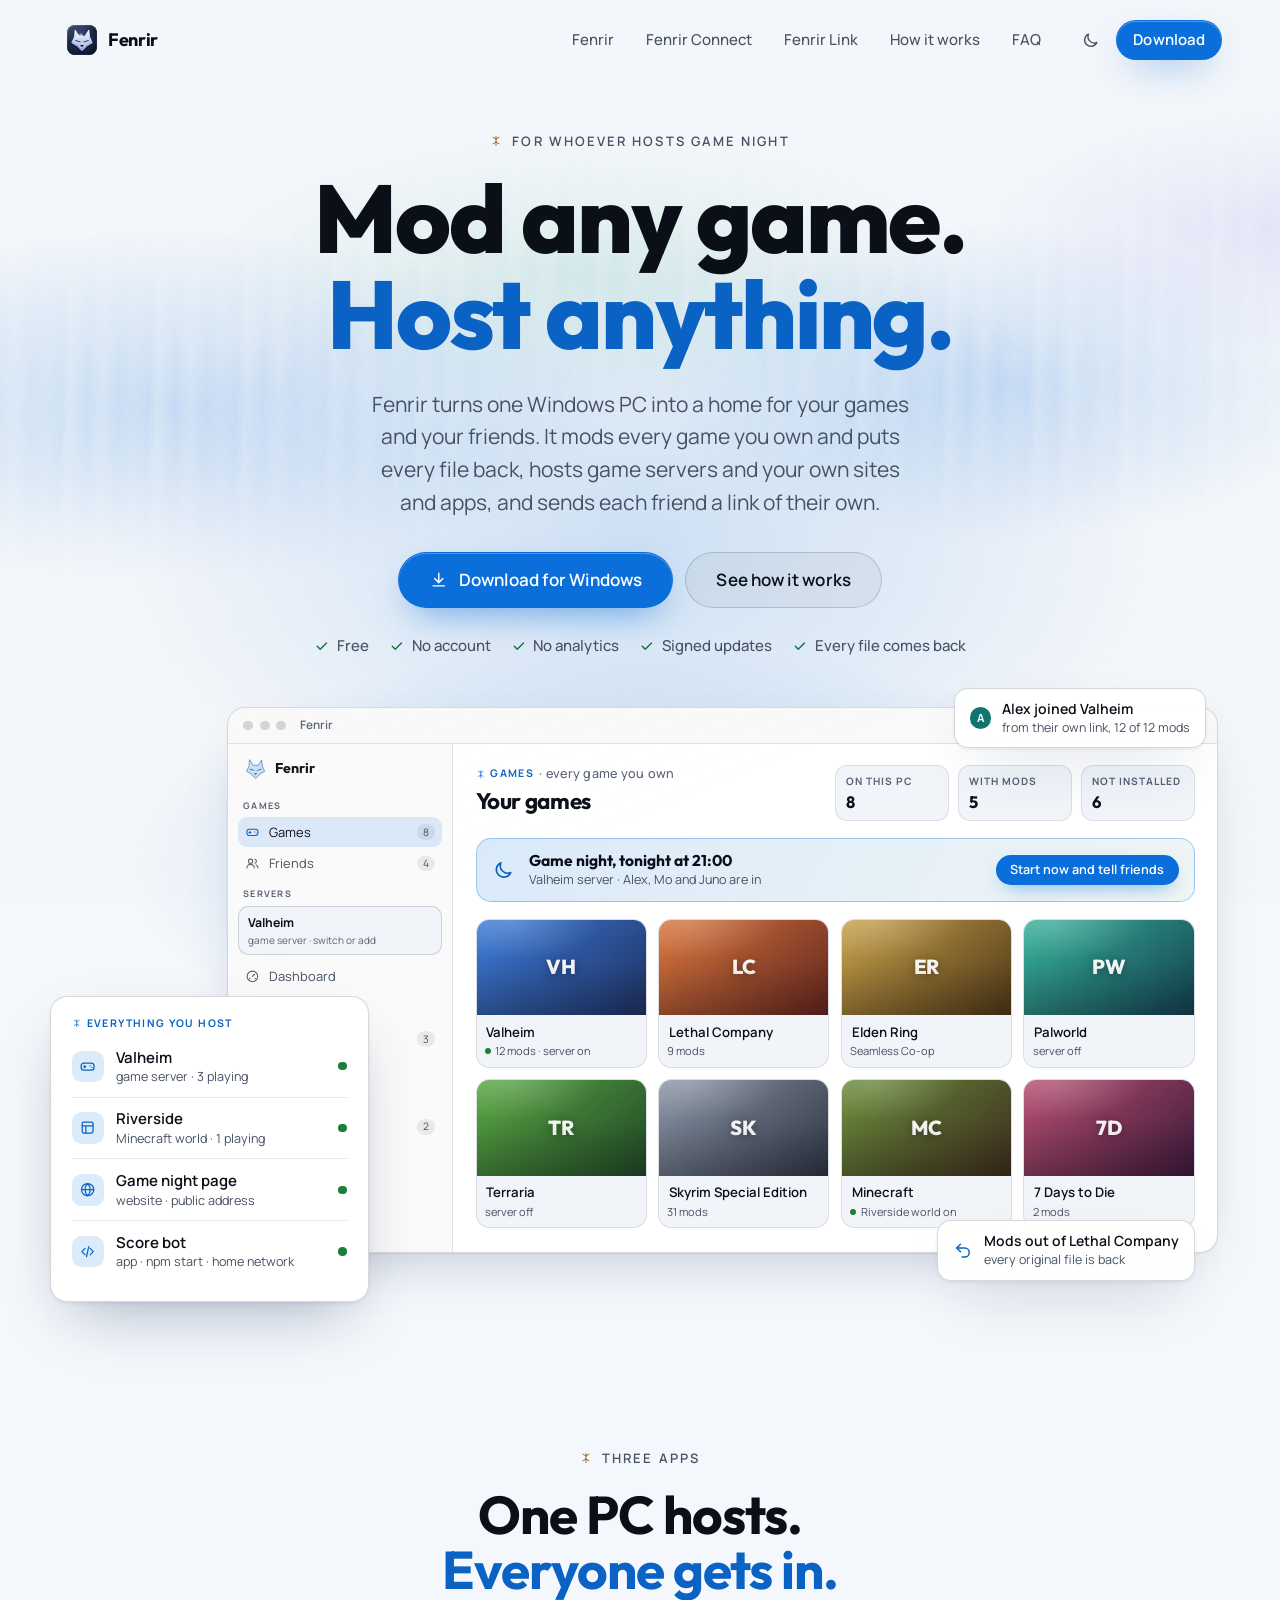
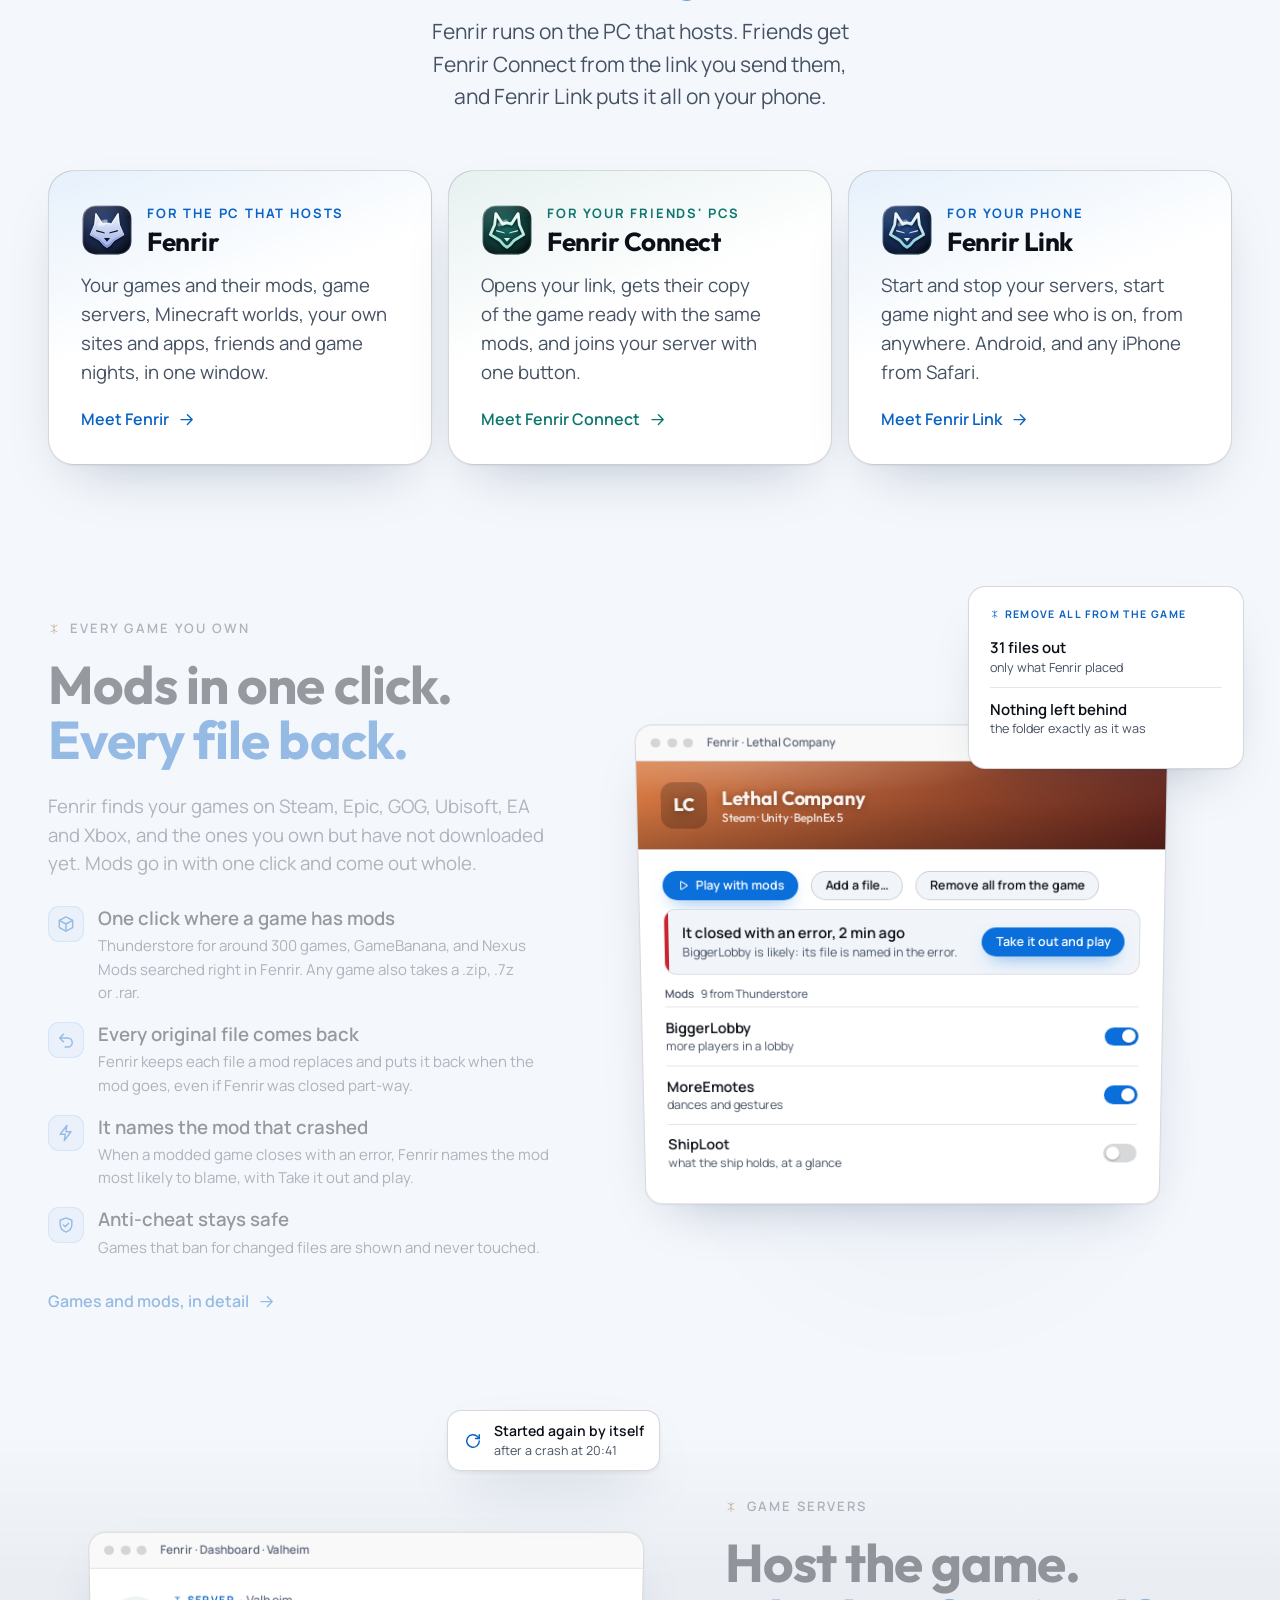
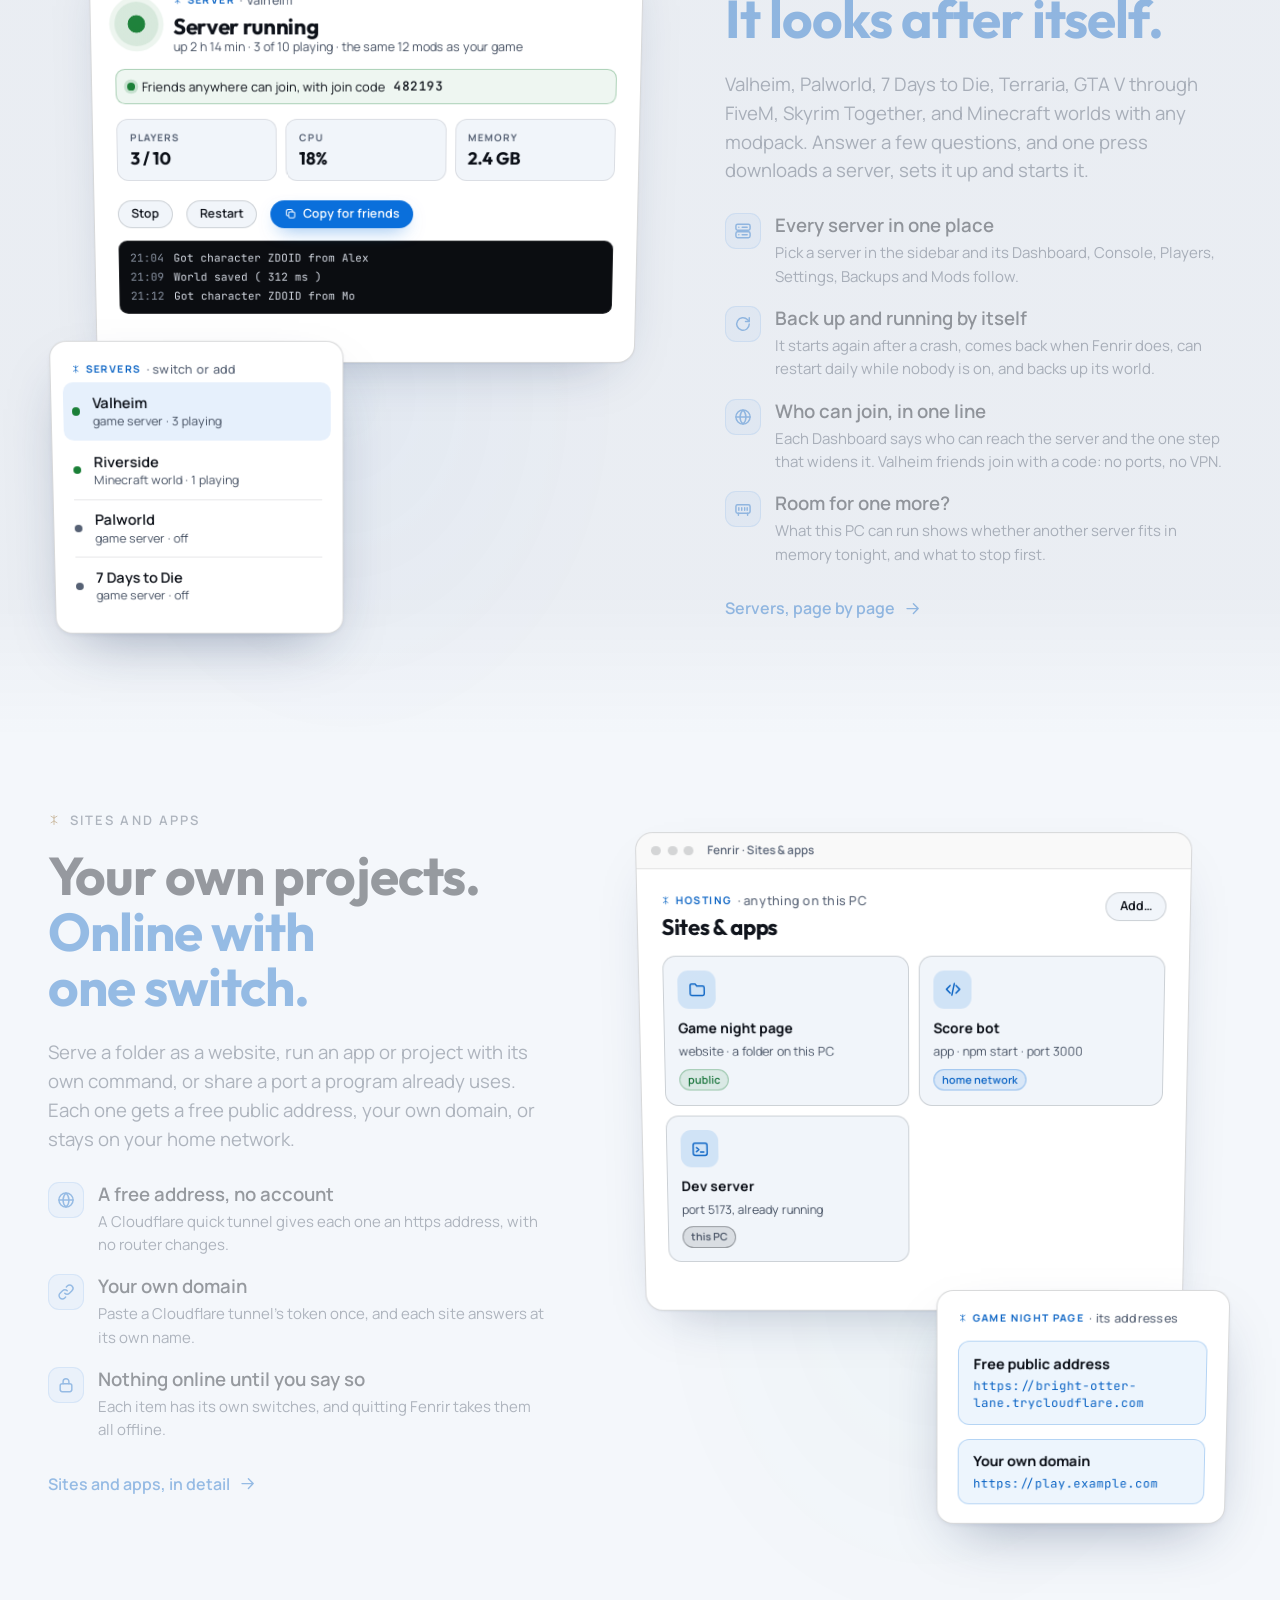
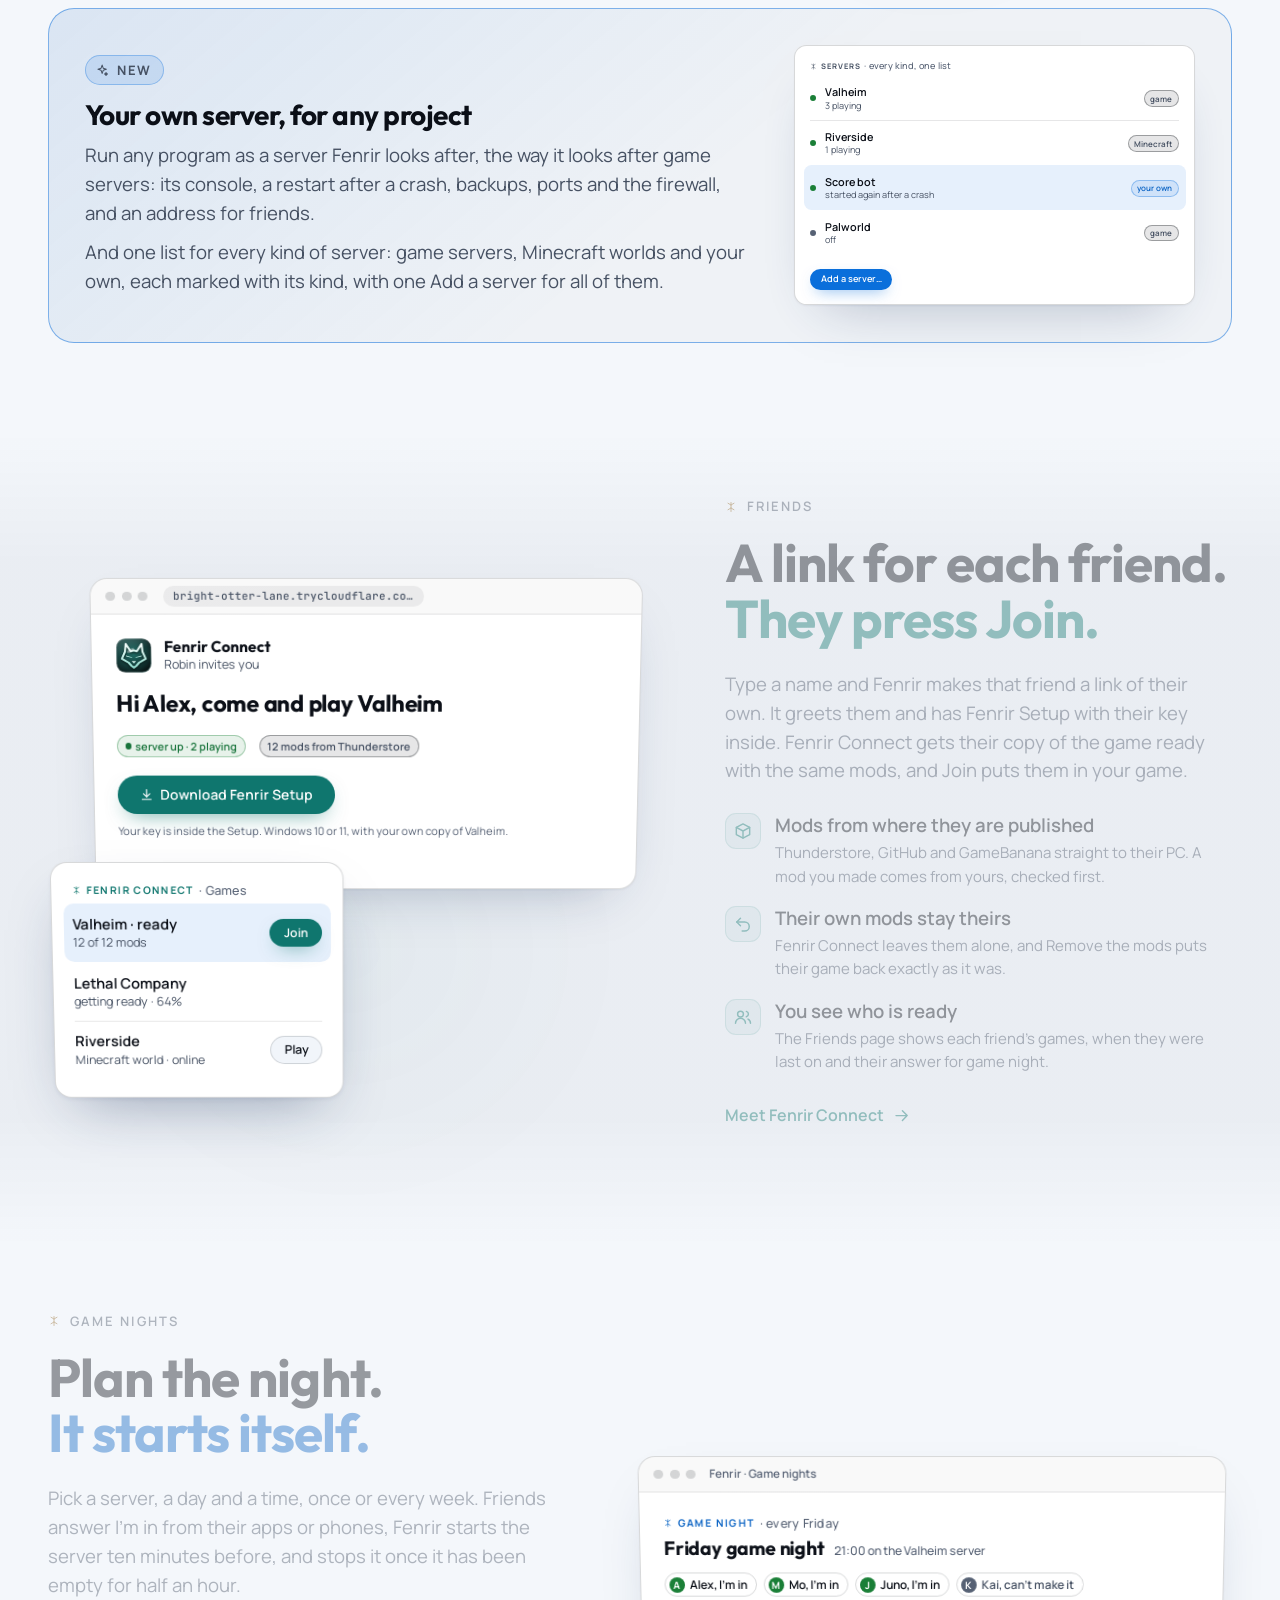
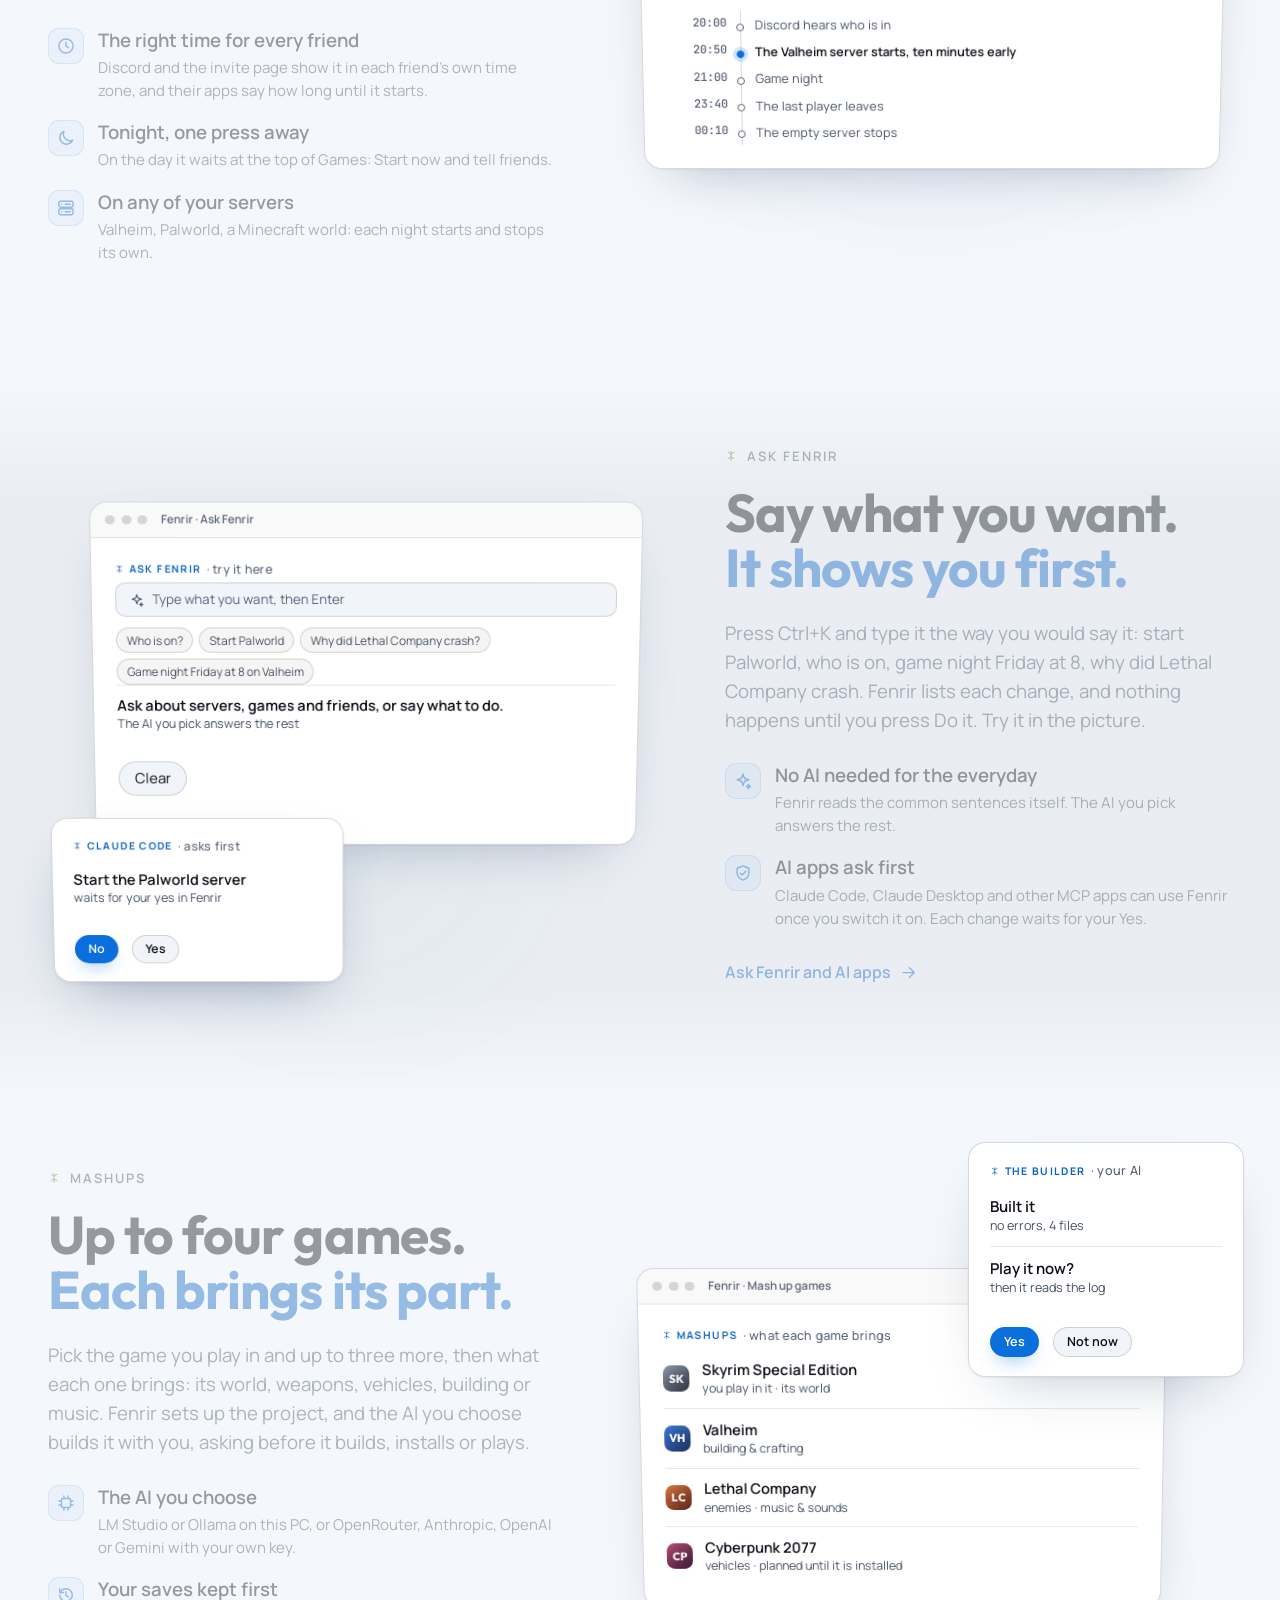
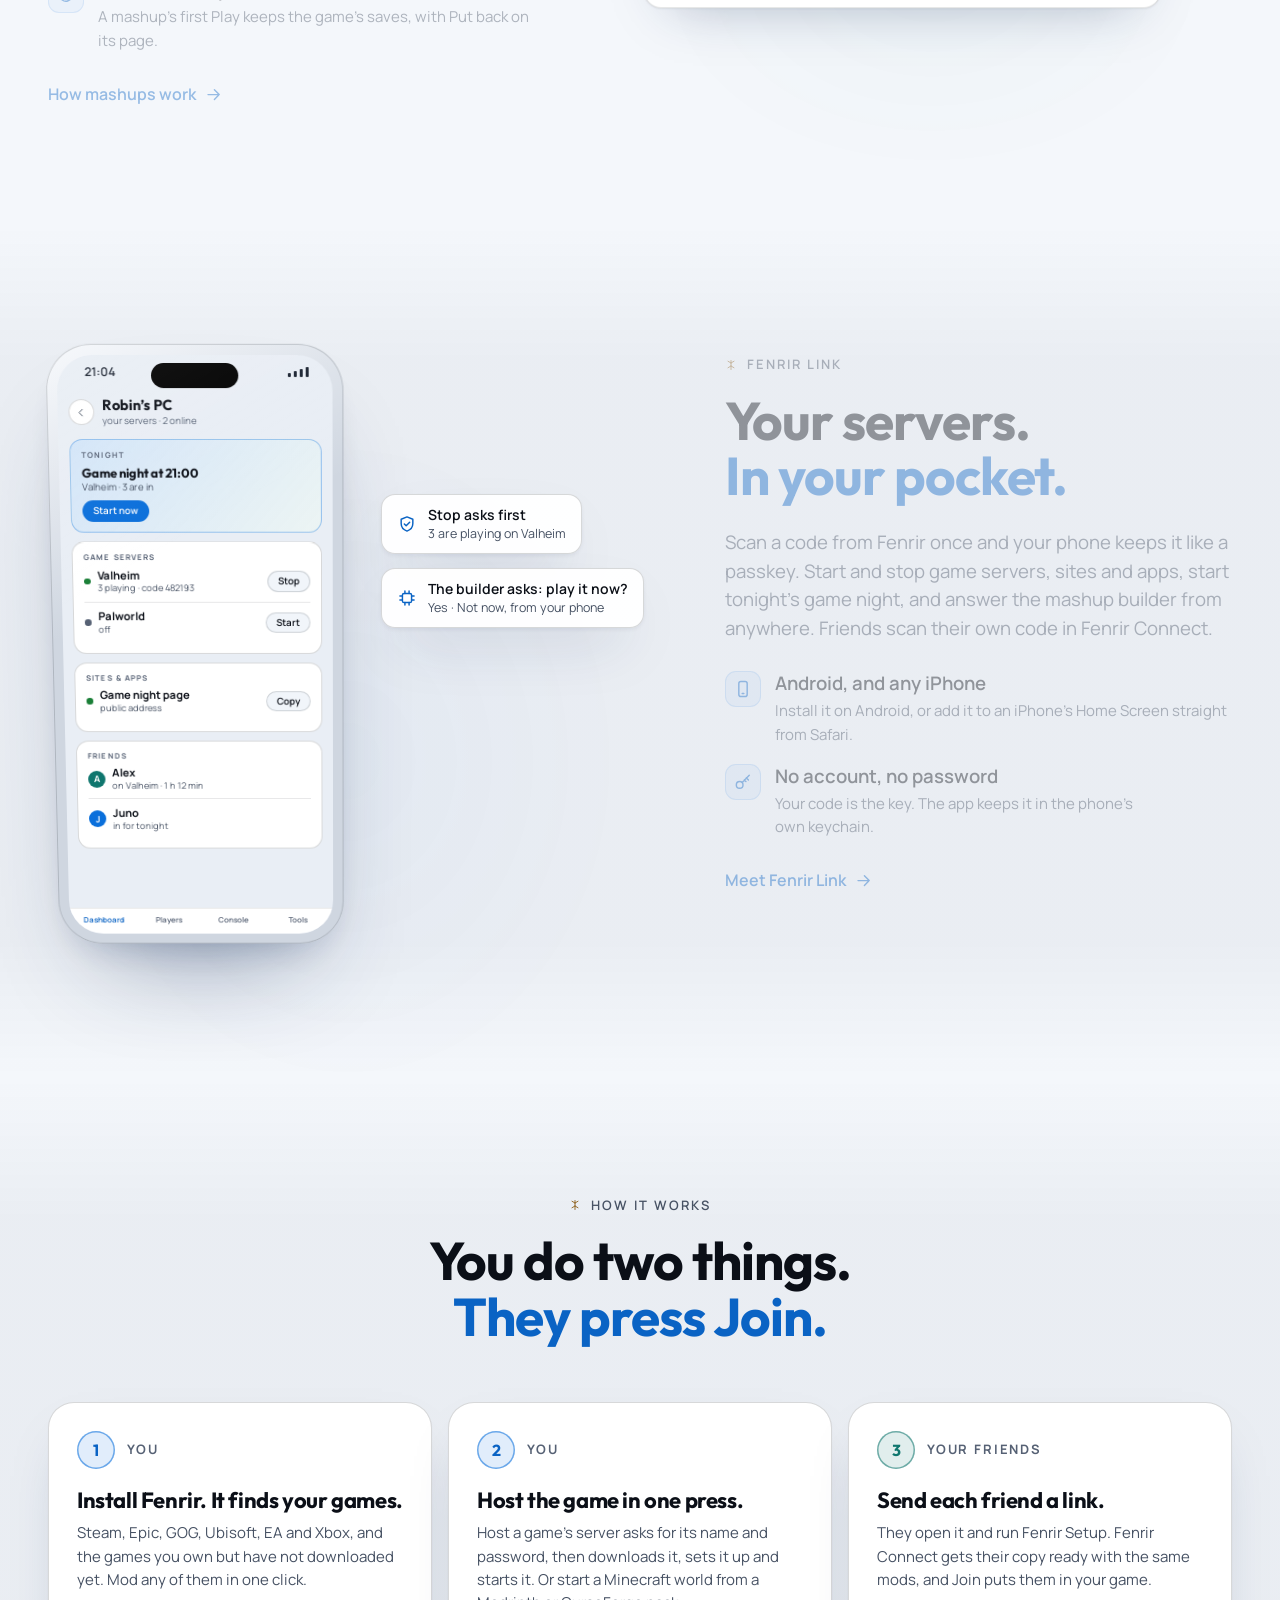
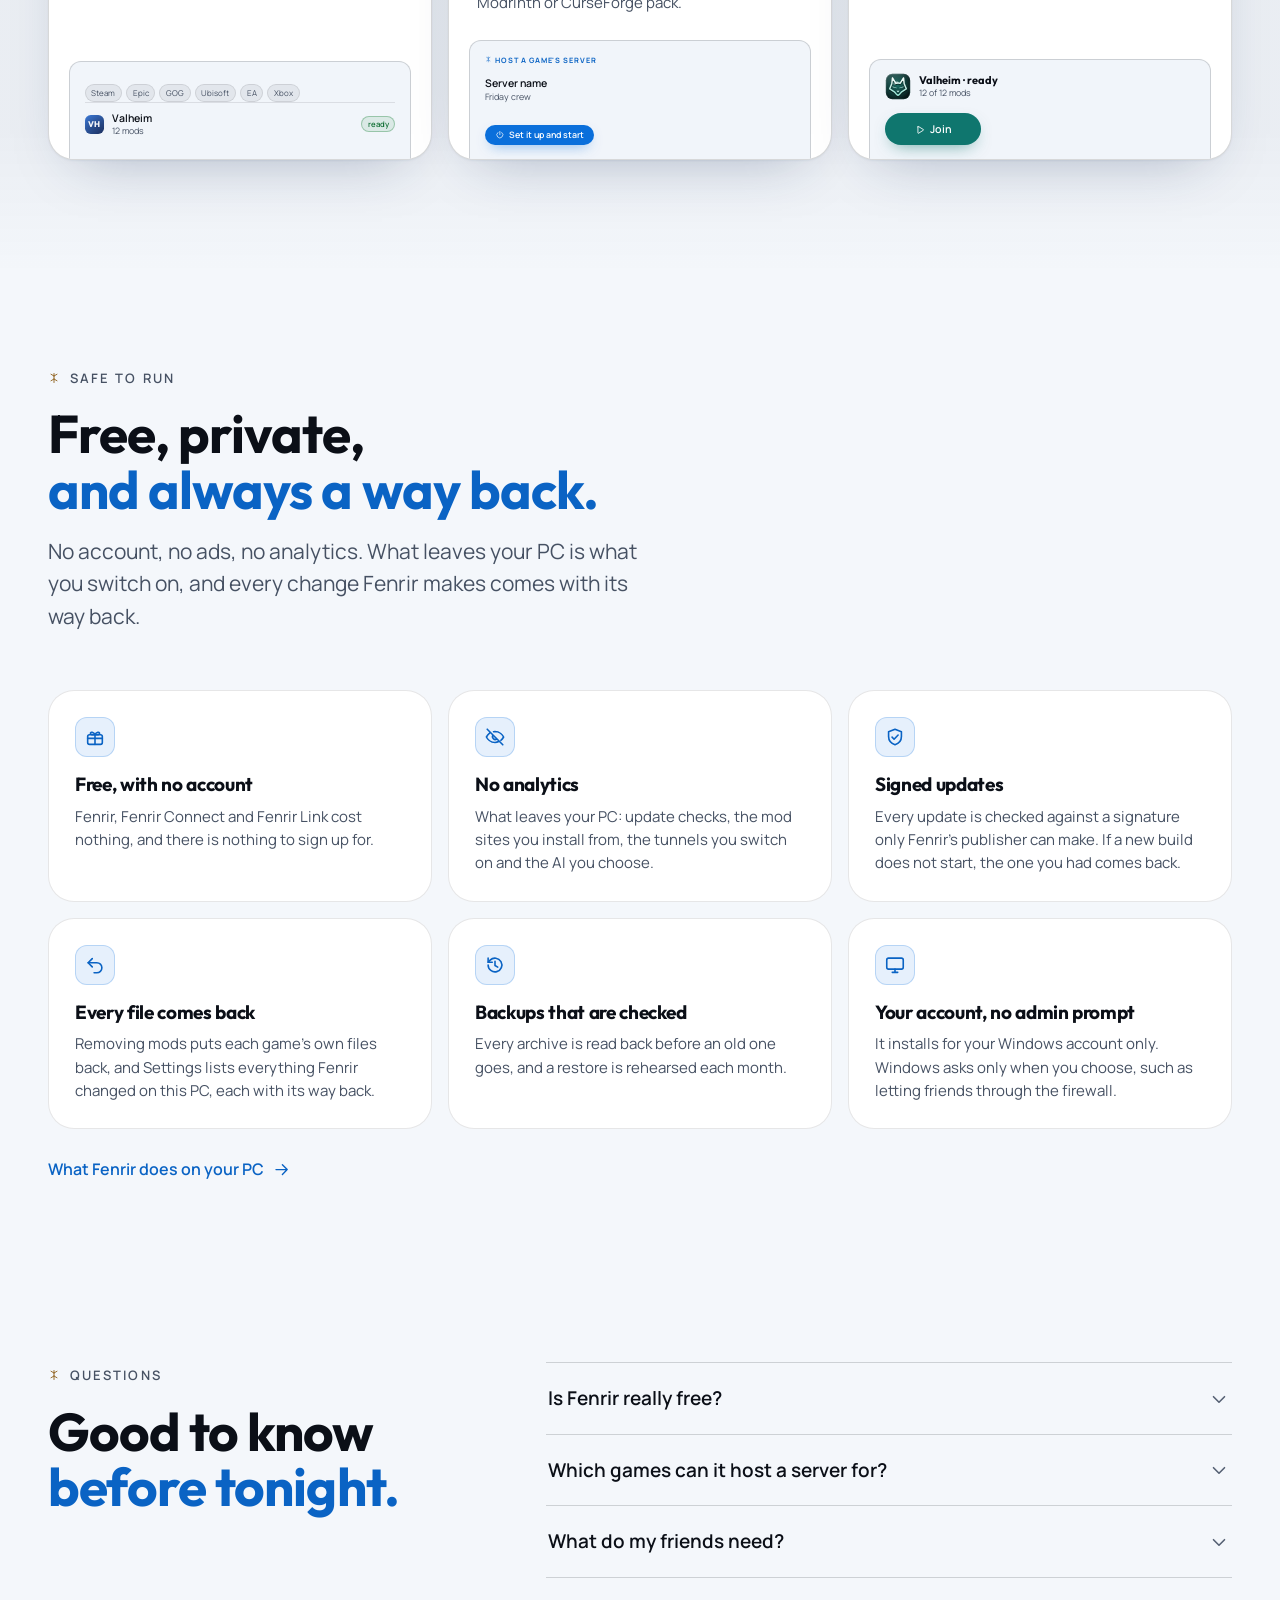
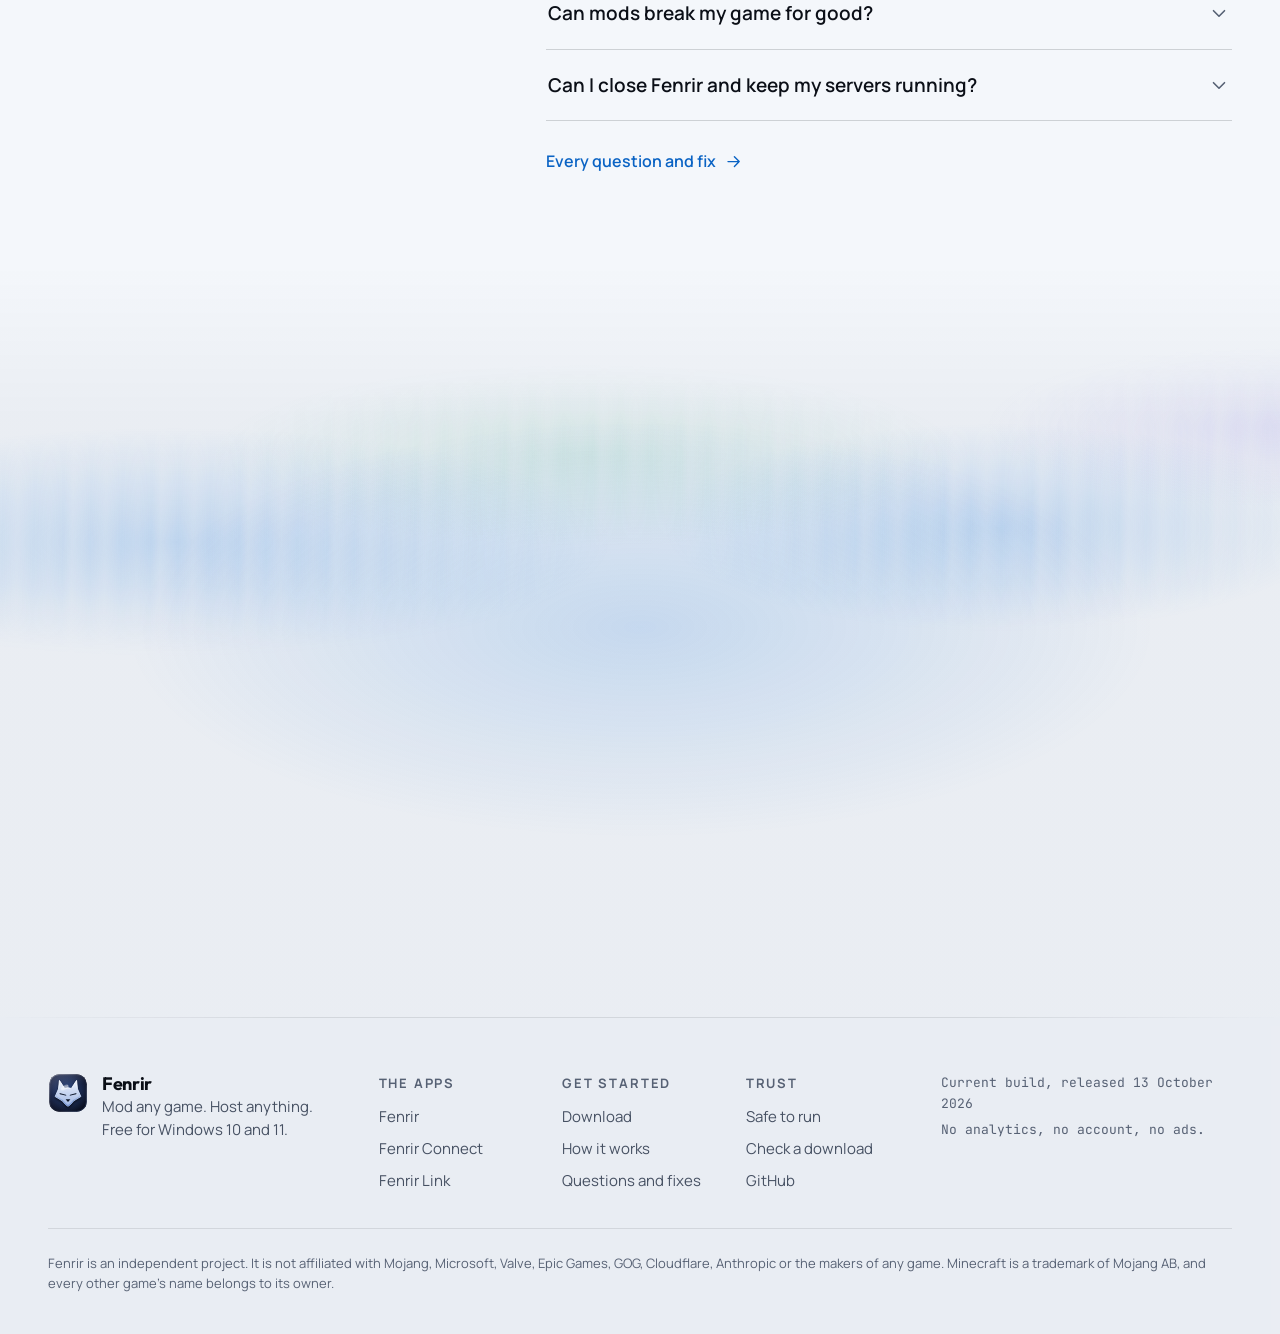
<file: index.html>
<!doctype html>
<html lang="en">
<head>
<meta charset="utf-8">
<meta name="viewport" content="width=device-width, initial-scale=1, viewport-fit=cover">
<title>Fenrir · Mod any game. Host anything. Free for Windows</title>
<meta name="description" content="Fenrir turns one Windows PC into a home for your games and friends: mods for every game with every file put back, servers and sites you host, a link per friend. Free.">
<meta name="theme-color" content="#0b0f17">
<meta property="og:type" content="website">
<meta property="og:site_name" content="Fenrir">
<meta property="og:title" content="Fenrir · Mod any game. Host anything.">
<meta property="og:description" content="Mods for every game you own, game servers and your own sites from one PC, and a link of their own for every friend. Free for Windows.">
<meta property="og:url" content="https://iksamxul.github.io/fenrir/">
<meta property="og:image" content="https://iksamxul.github.io/fenrir/assets/social.jpg">
<meta property="og:image:width" content="1200">
<meta property="og:image:height" content="630">
<meta property="og:image:alt" content="Fenrir: mod any game, host anything. Beside it, Fenrir's Games page with a game night tonight and the games on this PC.">
<meta name="twitter:card" content="summary_large_image">
<meta name="twitter:title" content="Fenrir · Mod any game. Host anything.">
<meta name="twitter:description" content="Mods for every game you own, game servers and your own sites from one PC, and a link of their own for every friend. Free for Windows.">
<meta name="twitter:image" content="https://iksamxul.github.io/fenrir/assets/social.jpg">
<meta name="twitter:image:alt" content="Fenrir: mod any game, host anything. Beside it, Fenrir's Games page with a game night tonight and the games on this PC.">
<link rel="canonical" href="https://iksamxul.github.io/fenrir/">
<link rel="icon" href="assets/fenrir.svg" type="image/svg+xml">
<link rel="icon" href="assets/wolf.png" type="image/png" sizes="256x256">
<link rel="apple-touch-icon" href="assets/wolf.png">
<link rel="preconnect" href="https://fonts.googleapis.com">
<link rel="preconnect" href="https://fonts.gstatic.com" crossorigin>
<link rel="stylesheet" href="https://fonts.googleapis.com/css2?family=JetBrains+Mono:wght@400;500&family=Manrope:wght@400;500;600;700&family=Outfit:wght@700;800&display=swap">
<link rel="stylesheet" href="assets/site.css">
<script>(function(r){r.classList.add('js');try{var t=localStorage.getItem('fenrir-theme');if(t==='light'||t==='dark')r.setAttribute('data-theme',t)}catch(e){}var m=window.matchMedia;if(!(m&&m('(prefers-reduced-motion: reduce)').matches)){var p=['fenrir','midnight','sakura','ember','yggdrasil','aurora','snow','graphite'][Math.floor(Date.now()/3140)%8];r.setAttribute('data-palette',p);r.setAttribute('data-pa',p);r.setAttribute('data-pb',p);r.setAttribute('data-slot','a')}})(document.documentElement)</script>
<script src="assets/site.js" defer></script>
<script src="assets/motion.js" defer></script>
<script src="assets/ask-demo.js" defer></script>
<script type="application/ld+json">{"@context":"https://schema.org","@type":"SoftwareApplication","name":"Fenrir","applicationCategory":"GameApplication","applicationSubCategory":"Mod manager and game server host","operatingSystem":"Windows 10, Windows 11","isAccessibleForFree":true,"offers":{"@type":"Offer","price":"0","priceCurrency":"USD"},"description":"Fenrir turns one Windows PC into a home for your games and your friends: mods for every game you own with every original file put back, game servers, your own sites and apps online, and a link of its own for every friend.","url":"https://iksamxul.github.io/fenrir/","downloadUrl":"https://iksamxul.github.io/fenrir/download","image":"https://iksamxul.github.io/fenrir/assets/social.jpg","author":{"@type":"Person","name":"iksamxul","url":"https://github.com/iksamxul"}}</script>
<script type="application/ld+json">{"@context":"https://schema.org","@type":"WebSite","name":"Fenrir","url":"https://iksamxul.github.io/fenrir/"}</script>
</head>
<body>
<div class="atmos" aria-hidden="true"><i class="atmos__a"></i><i class="atmos__b"></i></div>
<div class="top-sentinel" aria-hidden="true"></div>
<svg class="sprite" aria-hidden="true" focusable="false" xmlns="http://www.w3.org/2000/svg">
<symbol id="rune" viewBox="0 0 24 24"><path d="M12 3v18M12 8l6-3.5M12 8L6 4.5M12 14l6 3.5M12 14l-6 3.5"/></symbol>
<symbol id="i-arrow" viewBox="0 0 24 24"><path d="M5 12h14M13 6l6 6-6 6"/></symbol>
<symbol id="i-bolt" viewBox="0 0 24 24"><path d="M13 3L5 13.5h6L10 21l8-10.5h-6z"/></symbol>
<symbol id="i-box" viewBox="0 0 24 24"><path d="M12 3.5l8 4.2v8.6l-8 4.2-8-4.2V7.7z"/><path d="M4 7.7l8 4.3 8-4.3M12 12v8.5"/></symbol>
<symbol id="i-check" viewBox="0 0 24 24"><path d="M5 12.5l4.5 4.5L19 7.5"/></symbol>
<symbol id="i-chev" viewBox="0 0 24 24"><path d="M6 9.5l6 6 6-6"/></symbol>
<symbol id="i-chev-r" viewBox="0 0 24 24"><path d="M9.5 6l6 6-6 6"/></symbol>
<symbol id="i-clock" viewBox="0 0 24 24"><circle cx="12" cy="12" r="8.5"/><path d="M12 7.5V12l3 2"/></symbol>
<symbol id="i-cloud" viewBox="0 0 24 24"><path d="M7 18.5h10a4 4 0 0 0 .6-7.95A6 6 0 0 0 6.2 10.1 4.2 4.2 0 0 0 7 18.5z"/></symbol>
<symbol id="i-code" viewBox="0 0 24 24"><path d="M8.5 7.5L4 12l4.5 4.5M15.5 7.5L20 12l-4.5 4.5M13.5 5l-3 14"/></symbol>
<symbol id="i-copy" viewBox="0 0 24 24"><rect x="8.5" y="8.5" width="11" height="11" rx="2.5"/><path d="M15.5 8.5V7A2.5 2.5 0 0 0 13 4.5H7A2.5 2.5 0 0 0 4.5 7v6A2.5 2.5 0 0 0 7 15.5h1.5"/></symbol>
<symbol id="i-cpu" viewBox="0 0 24 24"><rect x="6.5" y="6.5" width="11" height="11" rx="2"/><path d="M9.5 3.5v3M14.5 3.5v3M9.5 17.5v3M14.5 17.5v3M3.5 9.5h3M3.5 14.5h3M17.5 9.5h3M17.5 14.5h3"/></symbol>
<symbol id="i-cube" viewBox="0 0 24 24"><rect x="4.5" y="4.5" width="15" height="15" rx="2"/><path d="M4.5 9.5h15M9.5 9.5v10"/></symbol>
<symbol id="i-dash" viewBox="0 0 24 24"><circle cx="12" cy="12" r="8.5"/><path d="M12 12l3.5-3.5"/><path d="M7.5 15.5h.01M16.5 15.5h.01" stroke-width="2.4"/></symbol>
<symbol id="i-down" viewBox="0 0 24 24"><path d="M12 4v11M7 10.5l5 5 5-5M5 19.5h14"/></symbol>
<symbol id="i-eye-off" viewBox="0 0 24 24"><path d="M3.5 3.5l17 17M10.4 6.2A9 9 0 0 1 12 6c5 0 8.4 4.1 9.4 6-.5.9-1.5 2.4-3 3.6M6.4 7.6C4.6 8.9 3.3 10.7 2.6 12c1 1.9 4.4 6 9.4 6 1.5 0 2.9-.4 4.1-1M9.9 9.9a3 3 0 0 0 4.2 4.2"/></symbol>
<symbol id="i-folder" viewBox="0 0 24 24"><path d="M3.5 7.5a2 2 0 0 1 2-2h4l2 2.5h7a2 2 0 0 1 2 2v7.5a2 2 0 0 1-2 2h-13a2 2 0 0 1-2-2z"/></symbol>
<symbol id="i-gift" viewBox="0 0 24 24"><rect x="4" y="9.5" width="16" height="10.5" rx="2"/><path d="M4 13.5h16M12 9.5V20M12 9.5C10.6 6.6 7 6 7 8s3.4 1.5 5 1.5zm0 0c1.4-2.9 5-3.5 5-1.5s-3.4 1.5-5 1.5z"/></symbol>
<symbol id="i-globe" viewBox="0 0 24 24"><circle cx="12" cy="12" r="8.5"/><path d="M3.5 12h17M12 3.5c2.4 2.3 3.6 5.1 3.6 8.5s-1.2 6.2-3.6 8.5c-2.4-2.3-3.6-5.1-3.6-8.5s1.2-6.2 3.6-8.5z"/></symbol>
<symbol id="i-history" viewBox="0 0 24 24"><path d="M4.5 12a7.5 7.5 0 1 0 2.2-5.3L4.5 9"/><path d="M4.5 4.5V9H9M12 8v4.5l3 1.8"/></symbol>
<symbol id="i-key" viewBox="0 0 24 24"><circle cx="8" cy="15.5" r="4"/><path d="M11 12.5l8.5-8.5M16 7l2.5 2.5M13.5 9.5l2 2"/></symbol>
<symbol id="i-link" viewBox="0 0 24 24"><path d="M10.5 13.5a4 4 0 0 0 5.66 0l3-3a4 4 0 0 0-5.66-5.66L12.4 5.9M13.5 10.5a4 4 0 0 0-5.66 0l-3 3a4 4 0 0 0 5.66 5.66l1.1-1.06"/></symbol>
<symbol id="i-lock" viewBox="0 0 24 24"><rect x="5" y="10.5" width="14" height="9.5" rx="2.5"/><path d="M8.5 10.5V8a3.5 3.5 0 0 1 7 0v2.5"/></symbol>
<symbol id="i-memory" viewBox="0 0 24 24"><rect x="3.5" y="7" width="17" height="10" rx="2"/><path d="M7 10.5v3M10.5 10.5v3M14 10.5v3M17 10.5v3M6.5 17v2.5M17.5 17v2.5"/></symbol>
<symbol id="i-moon" viewBox="0 0 24 24"><path d="M20 14.5A8 8 0 0 1 9.5 4a8 8 0 1 0 10.5 10.5z"/></symbol>
<symbol id="i-pad" viewBox="0 0 24 24"><rect x="3" y="7" width="18" height="10" rx="4"/><path d="M8 10.5v3M6.5 12h3M15.5 11h.01M18 13h.01"/></symbol>
<symbol id="i-pc" viewBox="0 0 24 24"><rect x="3" y="4.5" width="18" height="12" rx="2"/><path d="M9 20h6M12 16.5V20"/></symbol>
<symbol id="i-phone" viewBox="0 0 24 24"><rect x="7" y="3" width="10" height="18" rx="2.5"/><path d="M11 17.5h2"/></symbol>
<symbol id="i-play" viewBox="0 0 24 24"><path d="M8 5.8v12.4a.8.8 0 0 0 1.2.7l9.9-6.2a.8.8 0 0 0 0-1.4L9.2 5.1A.8.8 0 0 0 8 5.8z"/></symbol>
<symbol id="i-power" viewBox="0 0 24 24"><path d="M12 3.5v8M7.2 6.2a7.5 7.5 0 1 0 9.6 0"/></symbol>
<symbol id="i-refresh" viewBox="0 0 24 24"><path d="M19.5 12a7.5 7.5 0 1 1-2.2-5.3L19.5 9"/><path d="M19.5 4.5V9H15"/></symbol>
<symbol id="i-seal" viewBox="0 0 24 24"><path d="M12 3.5l7 2.8v5.2c0 4.3-2.9 7.6-7 9-4.1-1.4-7-4.7-7-9V6.3z"/><path d="M8.8 12.2l2.2 2.2 4.4-4.6"/></symbol>
<symbol id="i-server" viewBox="0 0 24 24"><rect x="3.5" y="4" width="17" height="7" rx="2"/><rect x="3.5" y="13" width="17" height="7" rx="2"/><path d="M7 7.5h.01M7 16.5h.01M11 7.5h6M11 16.5h6"/></symbol>
<symbol id="i-shield" viewBox="0 0 24 24"><path d="M12 3.5l7 2.8v5.2c0 4.3-2.9 7.6-7 9-4.1-1.4-7-4.7-7-9V6.3z"/><path d="M8.8 12l2.2 2.2 4.2-4.4"/></symbol>
<symbol id="i-spark" viewBox="0 0 24 24"><path d="M12 3.5l1.8 5.2 5.2 1.8-5.2 1.8L12 17.5l-1.8-5.2L5 10.5l5.2-1.8zM18.5 16l.7 1.8 1.8.7-1.8.7-.7 1.8-.7-1.8-1.8-.7 1.8-.7z"/></symbol>
<symbol id="i-sun" viewBox="0 0 24 24"><circle cx="12" cy="12" r="4"/><path d="M12 2.5v2M12 19.5v2M2.5 12h2M19.5 12h2M5.3 5.3l1.4 1.4M17.3 17.3l1.4 1.4M5.3 18.7l1.4-1.4M17.3 6.7l1.4-1.4"/></symbol>
<symbol id="i-term" viewBox="0 0 24 24"><rect x="3.5" y="4.5" width="17" height="15" rx="2.5"/><path d="M7.5 10l3 2.5-3 2.5M12.5 15.5h4"/></symbol>
<symbol id="i-undo" viewBox="0 0 24 24"><path d="M9 14L4.5 9.5 9 5"/><path d="M4.5 9.5H14a5.5 5.5 0 0 1 0 11h-3"/></symbol>
<symbol id="i-users" viewBox="0 0 24 24"><circle cx="9" cy="8.5" r="3.5"/><path d="M3 19.5a6 6 0 0 1 12 0M16 5.3a3.3 3.3 0 0 1 0 6.4M18 14.5a5.5 5.5 0 0 1 3 5"/></symbol>
<symbol id="i-wolf" viewBox="0 0 64 64"><path d="M14 6L25 23Q32 19.5 39 23L50 6L52 24L59 40L44 49L37 57L32 60.5L27 57L20 49L5 40L12 24Z"/><path d="M14 32.5L27.6 36.2L28.6 38.2L15 35ZM50 32.5L36.4 36.2L35.4 38.2L49 35ZM27 45.5H37L32 51.5Z" fill="currentColor" stroke="none"/></symbol>
</svg>
<svg class="sprite logo-defs" aria-hidden="true" focusable="false" xmlns="http://www.w3.org/2000/svg">
<defs>
<linearGradient id="fma-tile" x1="0" y1="0" x2="1" y2="1"><stop offset="0" class="fma-tile-a"/><stop offset="1" class="fma-tile-b"/></linearGradient>
<radialGradient id="fma-halo" cx=".5" cy=".46" r=".6"><stop offset="0" class="fma-halo-a"/><stop offset="1" class="fma-halo-b"/></radialGradient>
<linearGradient id="fma-rim" x1="0" y1="0" x2="1" y2="1"><stop offset="0" stop-color="#ffffff" stop-opacity=".42"/><stop offset=".55" stop-color="#ffffff" stop-opacity=".05"/><stop offset="1" class="fma-rim-c"/></linearGradient>
<linearGradient id="fma-glass" x1="0" y1="0" x2="0" y2="1"><stop offset="0" class="fma-glass-a"/><stop offset="1" class="fma-glass-b"/></linearGradient>
<linearGradient id="fmb-tile" x1="0" y1="0" x2="1" y2="1"><stop offset="0" class="fmb-tile-a"/><stop offset="1" class="fmb-tile-b"/></linearGradient>
<radialGradient id="fmb-halo" cx=".5" cy=".46" r=".6"><stop offset="0" class="fmb-halo-a"/><stop offset="1" class="fmb-halo-b"/></radialGradient>
<linearGradient id="fmb-rim" x1="0" y1="0" x2="1" y2="1"><stop offset="0" stop-color="#ffffff" stop-opacity=".42"/><stop offset=".55" stop-color="#ffffff" stop-opacity=".05"/><stop offset="1" class="fmb-rim-c"/></linearGradient>
<linearGradient id="fmb-glass" x1="0" y1="0" x2="0" y2="1"><stop offset="0" class="fmb-glass-a"/><stop offset="1" class="fmb-glass-b"/></linearGradient>
<linearGradient id="fm-sheen" x1="0" y1="0" x2=".35" y2="1"><stop offset="0" stop-color="#ffffff" stop-opacity=".16"/><stop offset=".5" stop-color="#ffffff" stop-opacity="0"/></linearGradient>
<linearGradient id="fm-top" x1="0" y1="0" x2="0" y2="1"><stop offset=".05" stop-color="#ffffff"/><stop offset=".75" stop-color="#000000"/></linearGradient>
<linearGradient id="fm-bot" x1="0" y1="0" x2="0" y2="1"><stop offset=".35" stop-color="#000000"/><stop offset="1" stop-color="#ffffff"/></linearGradient>
<mask id="fm-mtop"><rect width="64" height="64" fill="url(#fm-top)"/></mask>
<mask id="fm-mbot"><rect width="64" height="64" fill="url(#fm-bot)"/></mask>
<clipPath id="fm-head"><path d="M14 6L25 23Q32 19.5 39 23L50 6L52 24L59 40L44 49L37 57L32 60.5L27 57L20 49L5 40L12 24Z"/></clipPath>
<mask id="fm-cut"><rect width="64" height="64" fill="#ffffff"/><path d="M14 32.5L27.6 36.2L28.6 38.2L15 35ZM50 32.5L36.4 36.2L35.4 38.2L49 35Z" fill="#000000"/><path d="M27 45.5H37L32 51.5Z" fill="#000000"/></mask>
<filter id="fm-blurs" x="-30%" y="-30%" width="160%" height="160%"><feGaussianBlur stdDeviation="2.4"/></filter>
<filter id="fm-blurm" x="-30%" y="-30%" width="160%" height="160%"><feGaussianBlur stdDeviation="1.2"/></filter>
<filter id="fm-blurt" x="-30%" y="-30%" width="160%" height="160%"><feGaussianBlur stdDeviation=".55"/></filter>
</defs>
<symbol id="fenrir-mark-a" viewBox="0 0 64 64">
<rect x="2" y="2" width="60" height="60" rx="16" fill="url(#fma-tile)"/><rect x="2" y="2" width="60" height="60" rx="16" fill="url(#fma-halo)"/><rect x="2" y="2" width="60" height="60" rx="16" fill="url(#fm-sheen)"/>
<rect x="2.6" y="2.6" width="58.8" height="58.8" rx="15.4" fill="none" stroke="url(#fma-rim)" stroke-width="1.2"/>
<g transform="translate(32 32) scale(.76) translate(-32 -32.5)">
<path d="M14 6L25 23Q32 19.5 39 23L50 6L52 24L59 40L44 49L37 57L32 60.5L27 57L20 49L5 40L12 24Z" fill="#000000" opacity=".6" stroke="#000000" stroke-width="2" stroke-linejoin="round" transform="translate(0 3)" filter="url(#fm-blurs)"/>
<g mask="url(#fm-cut)">
<path d="M14 6L25 23Q32 19.5 39 23L50 6L52 24L59 40L44 49L37 57L32 60.5L27 57L20 49L5 40L12 24Z" fill="url(#fma-glass)" stroke="url(#fma-glass)" stroke-width="2" stroke-linejoin="round"/>
<g clip-path="url(#fm-head)" mask="url(#fm-mbot)"><path class="fma-deep" d="M14 6L25 23Q32 19.5 39 23L50 6L52 24L59 40L44 49L37 57L32 60.5L27 57L20 49L5 40L12 24Z" fill="none" stroke-opacity=".5" stroke-width="4" stroke-linejoin="round" filter="url(#fm-blurt)"/></g>
<g clip-path="url(#fm-head)" mask="url(#fm-mtop)"><path d="M14 6L25 23Q32 19.5 39 23L50 6L52 24L59 40L44 49L37 57L32 60.5L27 57L20 49L5 40L12 24Z" fill="none" stroke="#ffffff" stroke-width="1.6" stroke-linejoin="round" transform="translate(0 .7)"/></g>
<ellipse cx="25" cy="21" rx="9" ry="4" fill="#ffffff" opacity=".55" filter="url(#fm-blurm)" transform="rotate(-28 25 21)"/>
</g>
</g>
</symbol>
<symbol id="fenrir-mark-b" viewBox="0 0 64 64">
<rect x="2" y="2" width="60" height="60" rx="16" fill="url(#fmb-tile)"/><rect x="2" y="2" width="60" height="60" rx="16" fill="url(#fmb-halo)"/><rect x="2" y="2" width="60" height="60" rx="16" fill="url(#fm-sheen)"/>
<rect x="2.6" y="2.6" width="58.8" height="58.8" rx="15.4" fill="none" stroke="url(#fmb-rim)" stroke-width="1.2"/>
<g transform="translate(32 32) scale(.76) translate(-32 -32.5)">
<path d="M14 6L25 23Q32 19.5 39 23L50 6L52 24L59 40L44 49L37 57L32 60.5L27 57L20 49L5 40L12 24Z" fill="#000000" opacity=".6" stroke="#000000" stroke-width="2" stroke-linejoin="round" transform="translate(0 3)" filter="url(#fm-blurs)"/>
<g mask="url(#fm-cut)">
<path d="M14 6L25 23Q32 19.5 39 23L50 6L52 24L59 40L44 49L37 57L32 60.5L27 57L20 49L5 40L12 24Z" fill="url(#fmb-glass)" stroke="url(#fmb-glass)" stroke-width="2" stroke-linejoin="round"/>
<g clip-path="url(#fm-head)" mask="url(#fm-mbot)"><path class="fmb-deep" d="M14 6L25 23Q32 19.5 39 23L50 6L52 24L59 40L44 49L37 57L32 60.5L27 57L20 49L5 40L12 24Z" fill="none" stroke-opacity=".5" stroke-width="4" stroke-linejoin="round" filter="url(#fm-blurt)"/></g>
<g clip-path="url(#fm-head)" mask="url(#fm-mtop)"><path d="M14 6L25 23Q32 19.5 39 23L50 6L52 24L59 40L44 49L37 57L32 60.5L27 57L20 49L5 40L12 24Z" fill="none" stroke="#ffffff" stroke-width="1.6" stroke-linejoin="round" transform="translate(0 .7)"/></g>
<ellipse cx="25" cy="21" rx="9" ry="4" fill="#ffffff" opacity=".55" filter="url(#fm-blurm)" transform="rotate(-28 25 21)"/>
</g>
</g>
</symbol>
</svg>
<a class="skip" href="#main">Skip to content</a>

<header class="nav" data-nav>
  <div class="nav__in">
    <a class="nav__brand" href="./" aria-label="Fenrir, home"><span class="logo" aria-hidden="true"><svg width="32" height="32" viewBox="0 0 64 64" focusable="false"><use href="#fenrir-mark-a"/></svg><span class="lg-b"><svg width="32" height="32" viewBox="0 0 64 64" focusable="false"><use href="#fenrir-mark-b"/></svg></span></span><span>Fenrir</span></a>
    <nav class="nav__links" id="nav-links" aria-label="Main">
      <span class="nav__pill" aria-hidden="true"></span>
      <a href="host">Fenrir</a>
      <a href="connect">Fenrir Connect</a>
      <a href="link">Fenrir Link</a>
      <a href="#how">How it works</a>
      <a href="faq">FAQ</a>
    </nav>
    <div class="nav__end">
      <button class="nav__icon" type="button" data-theme-toggle aria-label="Switch to light theme"><svg class="i t-sun" aria-hidden="true"><use href="#i-sun"/></svg><svg class="i t-moon" aria-hidden="true"><use href="#i-moon"/></svg></button>
      <a class="btn btn--primary btn--sm" href="download">Download</a>
      <button class="nav__icon nav__menu" type="button" aria-expanded="false" aria-controls="nav-links" aria-label="Open the menu"><span class="burger" aria-hidden="true"><i></i><i></i></span></button>
    </div>
  </div>
</header>

<main id="main">

  <!-- Hero: what Fenrir is, who it is for, why to trust it, one main action -->
  <section class="hero sky" aria-labelledby="hero-title" data-ambient>
    <div class="sky__stars" aria-hidden="true"></div>
    <div class="aurora" aria-hidden="true"><div class="aurora__haze"></div><div class="aurora__band"></div></div>
    <div class="hero__copy">
      <p class="eyebrow"><svg class="rune" aria-hidden="true"><use href="#rune"/></svg>For whoever hosts game night</p>
      <h1 class="hero__title" id="hero-title"><span class="line"><span class="w" style="--i:0">Mod</span> <span class="w" style="--i:1">any</span> <span class="w" style="--i:2">game.</span></span> <span class="line accent"><span class="w" style="--i:3">Host</span> <span class="w" style="--i:4">anything.</span></span></h1>
      <p class="hero__lead">Fenrir turns one Windows PC into a home for your games and your friends. It mods every game you own and puts every file back, hosts game servers and your own sites and apps, and sends each friend a link of their own.</p>
      <div class="hero__cta">
        <a class="btn btn--primary btn--lg" href="download#fenrir"><svg class="i" aria-hidden="true"><use href="#i-down"/></svg>Download for Windows</a>
        <a class="btn btn--ghost btn--lg" href="#how">See how it works</a>
      </div>
      <ul class="hero__trust" aria-label="Why you can trust it">
        <li><svg class="i" aria-hidden="true"><use href="#i-check"/></svg>Free</li>
        <li><svg class="i" aria-hidden="true"><use href="#i-check"/></svg>No account</li>
        <li><svg class="i" aria-hidden="true"><use href="#i-check"/></svg>No analytics</li>
        <li><svg class="i" aria-hidden="true"><use href="#i-check"/></svg>Signed updates</li>
        <li><svg class="i" aria-hidden="true"><use href="#i-check"/></svg>Every file comes back</li>
      </ul>
    </div>
    <div class="hero__stage">
      <div class="hero__glow" aria-hidden="true" data-parallax-glow></div>
      <div class="hero__float hshow mock" data-parallax role="img" aria-label="Fenrir's Games page: a game night tonight on the Valheim server with three friends in, and eight games on this PC, from Valheim with twelve mods and its server on to Terraria with its server off. Beside it, everything this PC hosts: two game servers, a Minecraft world, a website with a public address and an app on the home network.">
        <div class="m-win aw frame--hero">
          <div class="m-win__bar"><i></i><i></i><i></i><b>Fenrir</b></div>
          <div class="aw__in">
            <div class="aw__side">
              <span class="aw__brand"><svg class="i" aria-hidden="true"><use href="#i-wolf"/></svg>Fenrir</span>
              <span class="aw__sec">Games</span>
              <span class="aw__item is-on"><svg class="i" aria-hidden="true"><use href="#i-pad"/></svg>Games<em>8</em></span>
              <span class="aw__item"><svg class="i" aria-hidden="true"><use href="#i-users"/></svg>Friends<em>4</em></span>
              <span class="aw__sec">Servers</span>
              <span class="aw__switch"><b>Valheim</b><small>game server · switch or add</small></span>
              <span class="aw__item"><svg class="i" aria-hidden="true"><use href="#i-dash"/></svg>Dashboard</span>
              <span class="aw__item"><svg class="i" aria-hidden="true"><use href="#i-term"/></svg>Console</span>
              <span class="aw__item"><svg class="i" aria-hidden="true"><use href="#i-users"/></svg>Players<em>3</em></span>
              <span class="aw__item"><svg class="i" aria-hidden="true"><use href="#i-history"/></svg>Backups</span>
              <span class="aw__sec">Hosting</span>
              <span class="aw__item"><svg class="i" aria-hidden="true"><use href="#i-server"/></svg>Sites &amp; apps<em>2</em></span>
              <span class="aw__item"><svg class="i" aria-hidden="true"><use href="#i-cloud"/></svg>Network &amp; Cloud</span>
            </div>
            <div class="aw__main">
              <div class="m-head">
                <div><p class="m-kick"><svg class="rune" aria-hidden="true"><use href="#rune"/></svg>Games <span>· every game you own</span></p><p class="m-title">Your games</p></div>
                <div class="m-stats m-stats--4"><div><small>On this PC</small><b>8</b></div><div><small>With mods</small><b>5</b></div><div><small>Not installed</small><b>6</b></div></div>
              </div>
              <div class="m-tonight">
                <svg class="i" aria-hidden="true"><use href="#i-moon"/></svg>
                <div><b>Game night, tonight at 21:00</b><span class="m-sub">Valheim server · Alex, Mo and Juno are in</span></div>
                <span class="m-btn m-btn--p">Start now and tell friends</span>
              </div>
              <div class="gts">
                <div class="gt"><span class="gt__art gt--1">VH</span><span class="gt__name">Valheim</span><span class="gt__meta"><span class="m-dot m-dot--ok"></span>12 mods · server on</span></div>
                <div class="gt"><span class="gt__art gt--2">LC</span><span class="gt__name">Lethal Company</span><span class="gt__meta">9 mods</span></div>
                <div class="gt"><span class="gt__art gt--3">ER</span><span class="gt__name">Elden Ring</span><span class="gt__meta">Seamless Co-op</span></div>
                <div class="gt"><span class="gt__art gt--4">PW</span><span class="gt__name">Palworld</span><span class="gt__meta">server off</span></div>
                <div class="gt"><span class="gt__art gt--5">TR</span><span class="gt__name">Terraria</span><span class="gt__meta">server off</span></div>
                <div class="gt"><span class="gt__art gt--6">SK</span><span class="gt__name">Skyrim Special Edition</span><span class="gt__meta">31 mods</span></div>
                <div class="gt"><span class="gt__art gt--7">MC</span><span class="gt__name">Minecraft</span><span class="gt__meta"><span class="m-dot m-dot--ok"></span>Riverside world on</span></div>
                <div class="gt"><span class="gt__art gt--8">7D</span><span class="gt__name">7 Days to Die</span><span class="gt__meta">2 mods</span></div>
              </div>
            </div>
          </div>
        </div>
        <div class="m-card m-float hshow__host">
          <p class="m-kick"><svg class="rune" aria-hidden="true"><use href="#rune"/></svg>Everything you host</p>
          <div class="m-row"><span class="m-ic m-ic--sm"><svg class="i" aria-hidden="true"><use href="#i-pad"/></svg></span><div><b>Valheim</b><span class="m-sub">game server · 3 playing</span></div><span class="m-dot m-dot--ok"></span></div>
          <div class="m-row"><span class="m-ic m-ic--sm"><svg class="i" aria-hidden="true"><use href="#i-cube"/></svg></span><div><b>Riverside</b><span class="m-sub">Minecraft world · 1 playing</span></div><span class="m-dot m-dot--ok"></span></div>
          <div class="m-row"><span class="m-ic m-ic--sm"><svg class="i" aria-hidden="true"><use href="#i-globe"/></svg></span><div><b>Game night page</b><span class="m-sub">website · public address</span></div><span class="m-dot m-dot--ok"></span></div>
          <div class="m-row"><span class="m-ic m-ic--sm"><svg class="i" aria-hidden="true"><use href="#i-code"/></svg></span><div><b>Score bot</b><span class="m-sub">app · npm start · home network</span></div><span class="m-dot m-dot--ok"></span></div>
        </div>
        <div class="chip hshow__friend"><span class="m-av m-av--sm m-av--teal" aria-hidden="true">A</span><span><b>Alex joined Valheim</b><small>from their own link, 12 of 12 mods</small></span></div>
        <div class="chip hshow__back"><svg class="i" aria-hidden="true"><use href="#i-undo"/></svg><span><b>Mods out of Lethal Company</b><small>every original file is back</small></span></div>
      </div>
    </div>
  </section>

  <!-- The three apps -->
  <section class="section apps-band" id="apps" aria-labelledby="t-apps">
    <div class="wrap">
      <div class="shead shead--c">
        <p class="eyebrow"><svg class="rune" aria-hidden="true"><use href="#rune"/></svg>Three apps</p>
        <h2 class="title" id="t-apps"><span class="line">One PC hosts.</span> <span class="line accent">Everyone gets in.</span></h2>
        <p class="lead">Fenrir runs on the PC that hosts. Friends get Fenrir Connect from the link you send them, and Fenrir Link puts it all on your phone.</p>
      </div>
      <div class="apps">
        <article class="app">
          <div class="app__head"><img src="assets/fenrir.svg" width="52" height="52" alt=""><div><span class="app__for">For the PC that hosts</span><h3>Fenrir</h3></div></div>
          <p>Your games and their mods, game servers, Minecraft worlds, your own sites and apps, friends and game nights, in one window.</p>
          <a class="more" href="host">Meet Fenrir <svg class="i" aria-hidden="true"><use href="#i-arrow"/></svg></a>
        </article>
        <article class="app app--connect">
          <div class="app__head"><img src="assets/connect.svg" width="52" height="52" alt=""><div><span class="app__for">For your friends' PCs</span><h3>Fenrir Connect</h3></div></div>
          <p>Opens your link, gets their copy of the game ready with the same mods, and joins your server with one button.</p>
          <a class="more" href="connect">Meet Fenrir Connect <svg class="i" aria-hidden="true"><use href="#i-arrow"/></svg></a>
        </article>
        <article class="app">
          <div class="app__head"><img src="assets/link.svg" width="52" height="52" alt=""><div><span class="app__for">For your phone</span><h3>Fenrir Link</h3></div></div>
          <p>Start and stop your servers, start game night and see who is on, from anywhere. Android, and any iPhone from Safari.</p>
          <a class="more" href="link">Meet Fenrir Link <svg class="i" aria-hidden="true"><use href="#i-arrow"/></svg></a>
        </article>
      </div>
    </div>
  </section>

  <!-- Every game you own: mods in, every file back, crash help -->
  <section class="scene" id="games" aria-labelledby="t-games">
    <div class="wrap scene__grid">
      <div class="scene__copy">
        <p class="eyebrow"><svg class="rune" aria-hidden="true"><use href="#rune"/></svg>Every game you own</p>
        <h2 class="title" id="t-games"><span class="line">Mods in one click.</span> <span class="line accent">Every file back.</span></h2>
        <p class="copy">Fenrir finds your games on Steam, Epic, GOG, Ubisoft, EA and Xbox, and the ones you own but have not downloaded yet. Mods go in with one click and come out whole.</p>
        <ul class="points">
          <li><svg class="i" aria-hidden="true"><use href="#i-box"/></svg><b>One click where a game has mods</b><span>Thunderstore for around 300 games, GameBanana, and Nexus Mods searched right in Fenrir. Any game also takes a .zip, .7z or .rar.</span></li>
          <li><svg class="i" aria-hidden="true"><use href="#i-undo"/></svg><b>Every original file comes back</b><span>Fenrir keeps each file a mod replaces and puts it back when the mod goes, even if Fenrir was closed part-way.</span></li>
          <li><svg class="i" aria-hidden="true"><use href="#i-bolt"/></svg><b>It names the mod that crashed</b><span>When a modded game closes with an error, Fenrir names the mod most likely to blame, with Take it out and play.</span></li>
          <li><svg class="i" aria-hidden="true"><use href="#i-shield"/></svg><b>Anti-cheat stays safe</b><span>Games that ban for changed files are shown and never touched.</span></li>
        </ul>
        <a class="more" href="host#games">Games and mods, in detail <svg class="i" aria-hidden="true"><use href="#i-arrow"/></svg></a>
      </div>
      <div class="scene__visual mock pair" role="img" aria-label="Lethal Company's page in Fenrir: nine mods from Thunderstore, each with its switch, and Play with mods. It closed with an error two minutes ago, and BiggerLobby is likely to blame, with Take it out and play. Beside it, Remove all from the game took 31 files out and left the folder exactly as it was.">
        <div class="glow" aria-hidden="true"></div>
        <div class="m-win pair__wide">
          <div class="m-win__bar"><i></i><i></i><i></i><b>Fenrir · Lethal Company</b></div>
          <div class="m-banner gt--2"><span>LC</span><div><b>Lethal Company</b><small>Steam · Unity · BepInEx 5</small></div></div>
          <div class="m-win__body">
            <div class="m-actions m-actions--top"><span class="m-btn m-btn--p"><svg class="i" aria-hidden="true"><use href="#i-play"/></svg>Play with mods</span><span class="m-btn">Add a file…</span><span class="m-btn">Remove all from the game</span></div>
            <div class="m-find m-find--bad"><div><b>It closed with an error, 2 min ago</b><span class="m-sub">BiggerLobby is likely: its file is named in the error.</span></div><span class="m-btn m-btn--p">Take it out and play</span></div>
            <p class="m-label">Mods <span class="m-count">9 from Thunderstore</span></p>
            <div class="m-row"><div><b>BiggerLobby</b><span class="m-sub">more players in a lobby</span></div><span class="m-switch is-on" aria-hidden="true"></span></div>
            <div class="m-row"><div><b>MoreEmotes</b><span class="m-sub">dances and gestures</span></div><span class="m-switch is-on" aria-hidden="true"></span></div>
            <div class="m-row"><div><b>ShipLoot</b><span class="m-sub">what the ship holds, at a glance</span></div><span class="m-switch" aria-hidden="true"></span></div>
          </div>
        </div>
        <div class="m-card m-float pair__top">
          <p class="m-kick"><svg class="rune" aria-hidden="true"><use href="#rune"/></svg>Remove all from the game</p>
          <div class="m-row"><div><b>31 files out</b><span class="m-sub">only what Fenrir placed</span></div></div>
          <div class="m-row"><div><b>Nothing left behind</b><span class="m-sub">the folder exactly as it was</span></div></div>
        </div>
      </div>
    </div>
  </section>

  <!-- Game servers: every one looks after itself -->
  <section class="scene scene--deep scene--flip" id="servers" aria-labelledby="t-servers">
    <div class="wrap scene__grid">
      <div class="scene__copy">
        <p class="eyebrow"><svg class="rune" aria-hidden="true"><use href="#rune"/></svg>Game servers</p>
        <h2 class="title" id="t-servers"><span class="line">Host the game.</span> <span class="line accent">It looks after itself.</span></h2>
        <p class="copy">Valheim, Palworld, 7 Days to Die, Terraria, GTA V through FiveM, Skyrim Together, and Minecraft worlds with any modpack. Answer a few questions, and one press downloads a server, sets it up and starts it.</p>
        <ul class="points">
          <li><svg class="i" aria-hidden="true"><use href="#i-server"/></svg><b>Every server in one place</b><span>Pick a server in the sidebar and its Dashboard, Console, Players, Settings, Backups and Mods follow.</span></li>
          <li><svg class="i" aria-hidden="true"><use href="#i-refresh"/></svg><b>Back up and running by itself</b><span>It starts again after a crash, comes back when Fenrir does, can restart daily while nobody is on, and backs up its world.</span></li>
          <li><svg class="i" aria-hidden="true"><use href="#i-globe"/></svg><b>Who can join, in one line</b><span>Each Dashboard says who can reach the server and the one step that widens it. Valheim friends join with a code: no ports, no VPN.</span></li>
          <li><svg class="i" aria-hidden="true"><use href="#i-memory"/></svg><b>Room for one more?</b><span>What this PC can run shows whether another server fits in memory tonight, and what to stop first.</span></li>
        </ul>
        <a class="more" href="host#servers">Servers, page by page <svg class="i" aria-hidden="true"><use href="#i-arrow"/></svg></a>
      </div>
      <div class="scene__visual mock pair pair--hang" role="img" aria-label="The Valheim server's Dashboard in Fenrir: running for 2 hours 14 minutes with 3 of 10 playing, friends anywhere can join with code 482193, CPU and memory, and the newest lines of its log. Beside it, the server switcher lists Valheim, the Riverside Minecraft world, Palworld and 7 Days to Die, and a note that the server started again by itself after a crash.">
        <div class="glow" aria-hidden="true"></div>
        <div class="m-win pair__wide">
          <div class="m-win__bar"><i></i><i></i><i></i><b>Fenrir · Dashboard · Valheim</b></div>
          <div class="m-win__body">
            <div class="m-status"><span class="m-ring" aria-hidden="true"></span><div><p class="m-kick"><svg class="rune" aria-hidden="true"><use href="#rune"/></svg>Server <span>· Valheim</span></p><p class="m-title">Server running</p><span class="m-sub">up 2 h 14 min · 3 of 10 playing · the same 12 mods as your game</span></div></div>
            <p class="m-reach">Friends anywhere can join, with join code <b>482193</b></p>
            <div class="m-stats"><div><small>Players</small><b>3 / 10</b></div><div><small>CPU</small><b>18%</b></div><div><small>Memory</small><b>2.4 GB</b></div></div>
            <div class="m-actions"><span class="m-btn">Stop</span><span class="m-btn">Restart</span><span class="m-btn m-btn--p"><svg class="i" aria-hidden="true"><use href="#i-copy"/></svg>Copy for friends</span></div>
            <div class="m-log" aria-hidden="true"><span><time>21:04</time>Got character ZDOID from Alex</span><span><time>21:09</time>World saved ( 312 ms )</span><span><time>21:12</time>Got character ZDOID from Mo</span></div>
          </div>
        </div>
        <div class="m-card m-float pair__hang">
          <p class="m-kick"><svg class="rune" aria-hidden="true"><use href="#rune"/></svg>Servers <span>· switch or add</span></p>
          <div class="m-row is-hi"><span class="m-dot m-dot--ok"></span><div><b>Valheim</b><span class="m-sub">game server · 3 playing</span></div></div>
          <div class="m-row"><span class="m-dot m-dot--ok"></span><div><b>Riverside</b><span class="m-sub">Minecraft world · 1 playing</span></div></div>
          <div class="m-row"><span class="m-dot m-dot--off"></span><div><b>Palworld</b><span class="m-sub">game server · off</span></div></div>
          <div class="m-row"><span class="m-dot m-dot--off"></span><div><b>7 Days to Die</b><span class="m-sub">game server · off</span></div></div>
        </div>
        <div class="chip pair__chip"><svg class="i" aria-hidden="true"><use href="#i-refresh"/></svg><span><b>Started again by itself</b><small>after a crash at 20:41</small></span></div>
      </div>
    </div>
  </section>

  <!-- Any project: sites and apps, and your own server in the aside below -->
  <section class="scene" id="projects" aria-labelledby="t-projects">
    <div class="wrap scene__grid">
      <div class="scene__copy">
        <p class="eyebrow"><svg class="rune" aria-hidden="true"><use href="#rune"/></svg>Sites and apps</p>
        <h2 class="title" id="t-projects"><span class="line">Your own projects.</span> <span class="line accent">Online with one switch.</span></h2>
        <p class="copy">Serve a folder as a website, run an app or project with its own command, or share a port a program already uses. Each one gets a free public address, your own domain, or stays on your home network.</p>
        <ul class="points">
          <li><svg class="i" aria-hidden="true"><use href="#i-globe"/></svg><b>A free address, no account</b><span>A Cloudflare quick tunnel gives each one an https address, with no router changes.</span></li>
          <li><svg class="i" aria-hidden="true"><use href="#i-link"/></svg><b>Your own domain</b><span>Paste a Cloudflare tunnel's token once, and each site answers at its own name.</span></li>
          <li><svg class="i" aria-hidden="true"><use href="#i-lock"/></svg><b>Nothing online until you say so</b><span>Each item has its own switches, and quitting Fenrir takes them all offline.</span></li>
        </ul>
        <a class="more" href="host#hosting">Sites and apps, in detail <svg class="i" aria-hidden="true"><use href="#i-arrow"/></svg></a>
      </div>
      <div class="scene__visual mock pair pair--hang" role="img" aria-label="Sites and apps in Fenrir: a game night page served from a folder with a free public address, a score bot started with npm start on port 3000 for the home network, and a dev server on port 5173 for this PC only. Beside it, the game night page's addresses: a trycloudflare.com address and play.example.com on your own domain.">
        <div class="glow glow--teal" aria-hidden="true"></div>
        <div class="m-win pair__wide">
          <div class="m-win__bar"><i></i><i></i><i></i><b>Fenrir · Sites &amp; apps</b></div>
          <div class="m-win__body">
            <div class="m-head"><div><p class="m-kick"><svg class="rune" aria-hidden="true"><use href="#rune"/></svg>Hosting <span>· anything on this PC</span></p><p class="m-title">Sites &amp; apps</p></div><span class="m-btn">Add…</span></div>
            <div class="m-tiles">
              <div class="m-tile"><span class="m-ic"><svg class="i" aria-hidden="true"><use href="#i-folder"/></svg></span><b>Game night page</b><span class="m-sub">website · a folder on this PC</span><span class="m-pill m-pill--ok">public</span></div>
              <div class="m-tile"><span class="m-ic"><svg class="i" aria-hidden="true"><use href="#i-code"/></svg></span><b>Score bot</b><span class="m-sub">app · npm start · port 3000</span><span class="m-pill">home network</span></div>
              <div class="m-tile"><span class="m-ic"><svg class="i" aria-hidden="true"><use href="#i-term"/></svg></span><b>Dev server</b><span class="m-sub">port 5173, already running</span><span class="m-pill m-pill--quiet">this PC</span></div>
            </div>
          </div>
        </div>
        <div class="m-card m-float pair__hang">
          <p class="m-kick"><svg class="rune" aria-hidden="true"><use href="#rune"/></svg>Game night page <span>· its addresses</span></p>
          <div class="m-link"><b>Free public address</b><span class="m-mono">https://bright-otter-lane.trycloudflare.com</span></div>
          <div class="m-link"><b>Your own domain</b><span class="m-mono">https://play.example.com</span></div>
        </div>
      </div>
    </div>
    <div class="wrap">
      <aside class="next is-new" aria-labelledby="t-next-server">
        <div>
          <p class="next__badge"><svg class="i" aria-hidden="true"><use href="#i-spark"/></svg>New</p>
          <h3 id="t-next-server">Your own server, for any project</h3>
          <p>Run any program as a server Fenrir looks after, the way it looks after game servers: its console, a restart after a crash, backups, ports and the firewall, and an address for friends.</p>
          <p>And one list for every kind of server: game servers, Minecraft worlds and your own, each marked with its kind, with one Add a server for all of them.</p>
        </div>
        <div class="next__mock mock" role="img" aria-label="A picture of the Servers list: Valheim, a game server with three playing; Riverside, a Minecraft world; Score bot, your own server, started again by itself after a crash; and Palworld, off. Below them, one Add a server button for every kind.">
          <div class="m-card">
            <p class="m-kick"><svg class="rune" aria-hidden="true"><use href="#rune"/></svg>Servers <span>· every kind, one list</span></p>
            <div class="m-row"><span class="m-dot m-dot--ok"></span><div><b>Valheim</b><span class="m-sub">3 playing</span></div><span class="m-pill m-pill--quiet">game</span></div>
            <div class="m-row"><span class="m-dot m-dot--ok"></span><div><b>Riverside</b><span class="m-sub">1 playing</span></div><span class="m-pill m-pill--quiet">Minecraft</span></div>
            <div class="m-row is-hi"><span class="m-dot m-dot--ok"></span><div><b>Score bot</b><span class="m-sub">started again after a crash</span></div><span class="m-pill">your own</span></div>
            <div class="m-row"><span class="m-dot m-dot--off"></span><div><b>Palworld</b><span class="m-sub">off</span></div><span class="m-pill m-pill--quiet">game</span></div>
            <div class="m-actions"><span class="m-btn m-btn--p">Add a server…</span></div>
          </div>
        </div>
      </aside>
    </div>
  </section>

  <!-- Friends: a link each, the same mods, Join -->
  <section class="scene scene--deep scene--flip connect-moment" id="friends" aria-labelledby="t-friends">
    <div class="wrap scene__grid">
      <div class="scene__copy">
        <p class="eyebrow"><svg class="rune" aria-hidden="true"><use href="#rune"/></svg>Friends</p>
        <h2 class="title" id="t-friends"><span class="line">A link for each friend.</span> <span class="line accent">They press Join.</span></h2>
        <p class="copy">Type a name and Fenrir makes that friend a link of their own. It greets them and has Fenrir Setup with their key inside. Fenrir Connect gets their copy of the game ready with the same mods, and Join puts them in your game.</p>
        <ul class="points">
          <li><svg class="i" aria-hidden="true"><use href="#i-box"/></svg><b>Mods from where they are published</b><span>Thunderstore, GitHub and GameBanana straight to their PC. A mod you made comes from yours, checked first.</span></li>
          <li><svg class="i" aria-hidden="true"><use href="#i-undo"/></svg><b>Their own mods stay theirs</b><span>Fenrir Connect leaves them alone, and Remove the mods puts their game back exactly as it was.</span></li>
          <li><svg class="i" aria-hidden="true"><use href="#i-users"/></svg><b>You see who is ready</b><span>The Friends page shows each friend's games, when they were last on and their answer for game night.</span></li>
        </ul>
        <a class="more" href="connect">Meet Fenrir Connect <svg class="i" aria-hidden="true"><use href="#i-arrow"/></svg></a>
      </div>
      <div class="scene__visual mock pair pair--hang" role="img" aria-label="The page a friend's link opens: Hi Alex, Robin invites you to Valheim. The server is up with two playing, twelve mods from Thunderstore, and a Download Fenrir Setup button. Beside it, Alex's Fenrir Connect: Valheim ready with 12 of 12 mods and Join, Lethal Company getting ready, and the Riverside Minecraft world.">
        <div class="glow glow--teal" aria-hidden="true"></div>
        <div class="m-win pair__wide">
          <div class="m-win__bar"><i></i><i></i><i></i><span class="m-url">bright-otter-lane.trycloudflare.com/7QX2M9PA/play/valheim</span></div>
          <div class="m-win__body">
            <div class="m-cx-head"><img src="assets/connect.svg" width="40" height="40" alt=""><div><b>Fenrir Connect</b><span class="m-sub">Robin invites you</span></div></div>
            <p class="m-h m-h--xl">Hi Alex, come and play Valheim</p>
            <div class="m-actions"><span class="m-pill m-pill--ok"><span class="m-dot"></span>server up · 2 playing</span><span class="m-pill m-pill--quiet">12 mods from Thunderstore</span></div>
            <div class="m-actions"><span class="m-btn m-btn--p m-btn--lg"><svg class="i" aria-hidden="true"><use href="#i-down"/></svg>Download Fenrir Setup</span></div>
            <p class="m-fine">Your key is inside the Setup. Windows 10 or 11, with your own copy of Valheim.</p>
          </div>
        </div>
        <div class="m-card m-float pair__hang">
          <p class="m-kick"><svg class="rune" aria-hidden="true"><use href="#rune"/></svg>Fenrir Connect <span>· Games</span></p>
          <div class="m-row is-hi"><div><b>Valheim · ready</b><span class="m-sub">12 of 12 mods</span></div><span class="m-btn m-btn--p">Join</span></div>
          <div class="m-row"><div><b>Lethal Company</b><span class="m-sub">getting ready · 64%</span></div></div>
          <div class="m-row"><div><b>Riverside</b><span class="m-sub">Minecraft world · online</span></div><span class="m-btn">Play</span></div>
        </div>
      </div>
    </div>
  </section>

  <!-- Game nights -->
  <section class="scene" id="nights" aria-labelledby="t-nights">
    <div class="wrap scene__grid">
      <div class="scene__copy">
        <p class="eyebrow"><svg class="rune" aria-hidden="true"><use href="#rune"/></svg>Game nights</p>
        <h2 class="title" id="t-nights"><span class="line">Plan the night.</span> <span class="line accent">It starts itself.</span></h2>
        <p class="copy">Pick a server, a day and a time, once or every week. Friends answer I’m in from their apps or phones, Fenrir starts the server ten minutes before, and stops it once it has been empty for half an hour.</p>
        <ul class="points">
          <li><svg class="i" aria-hidden="true"><use href="#i-clock"/></svg><b>The right time for every friend</b><span>Discord and the invite page show it in each friend’s own time zone, and their apps say how long until it starts.</span></li>
          <li><svg class="i" aria-hidden="true"><use href="#i-moon"/></svg><b>Tonight, one press away</b><span>On the day it waits at the top of Games: Start now and tell friends.</span></li>
          <li><svg class="i" aria-hidden="true"><use href="#i-server"/></svg><b>On any of your servers</b><span>Valheim, Palworld, a Minecraft world: each night starts and stops its own.</span></li>
        </ul>
      </div>
      <div class="scene__visual mock" role="img" aria-label="Friday game night at 21:00, every week, on the Valheim server: Alex, Mo and Juno are in, Kai cannot make it. The evening runs from Discord hearing about it at 20:00 and the server starting at 20:50 to the empty server stopping at 00:10.">
        <div class="glow" aria-hidden="true"></div>
        <div class="m-win">
          <div class="m-win__bar"><i></i><i></i><i></i><b>Fenrir · Game nights</b></div>
          <div class="m-win__body">
            <p class="m-kick"><svg class="rune" aria-hidden="true"><use href="#rune"/></svg>Game night <span>· every Friday</span></p>
            <p class="m-h">Friday game night <small>21:00 on the Valheim server</small></p>
            <div class="m-people"><span><i>A</i>Alex, I’m in</span><span><i>M</i>Mo, I’m in</span><span><i>J</i>Juno, I’m in</span><span class="is-no"><i>K</i>Kai, can’t make it</span></div>
            <dl class="m-time">
              <dt>20:00</dt><dd>Discord hears who is in</dd>
              <dt>20:50</dt><dd class="is-hi">The Valheim server starts, ten minutes early</dd>
              <dt>21:00</dt><dd>Game night</dd>
              <dt>23:40</dt><dd>The last player leaves</dd>
              <dt>00:10</dt><dd>The empty server stops</dd>
            </dl>
          </div>
        </div>
      </div>
    </div>
  </section>

  <!-- Ask Fenrir, and the AI apps that can use it -->
  <section class="scene scene--deep scene--flip" id="ask" aria-labelledby="t-ask">
    <div class="wrap scene__grid">
      <div class="scene__copy">
        <p class="eyebrow"><svg class="rune" aria-hidden="true"><use href="#rune"/></svg>Ask Fenrir</p>
        <h2 class="title" id="t-ask"><span class="line">Say what you want.</span> <span class="line accent">It shows you first.</span></h2>
        <p class="copy">Press Ctrl+K and type it the way you would say it: start Palworld, who is on, game night Friday at 8, why did Lethal Company crash. Fenrir lists each change, and nothing happens until you press Do it. Try it in the picture.</p>
        <ul class="points">
          <li><svg class="i" aria-hidden="true"><use href="#i-spark"/></svg><b>No AI needed for the everyday</b><span>Fenrir reads the common sentences itself. The AI you pick answers the rest.</span></li>
          <li><svg class="i" aria-hidden="true"><use href="#i-seal"/></svg><b>AI apps ask first</b><span>Claude Code, Claude Desktop and other MCP apps can use Fenrir once you switch it on. Each change waits for your Yes.</span></li>
        </ul>
        <a class="more" href="host#ask">Ask Fenrir and AI apps <svg class="i" aria-hidden="true"><use href="#i-arrow"/></svg></a>
      </div>
      <div class="scene__visual mock pair pair--hang" role="img" aria-label="Ask Fenrir: someone typed plan a game night friday at 8 on valheim. Fenrir read it on its own and lists one ticked step, plan Game night on Friday at 20:00 on the Valheim server, with Do it and Close. Beside it, Fenrir asks whether Claude Code may start the Palworld server, with No and Yes.">
        <div class="glow glow--teal" aria-hidden="true"></div>
        <div class="m-win pair__wide" data-ask-demo>
          <div class="m-win__bar"><i></i><i></i><i></i><b>Fenrir · Ask Fenrir</b></div>
          <div class="m-win__body">
            <p class="m-kick"><svg class="rune" aria-hidden="true"><use href="#rune"/></svg>Ask Fenrir <span>· Ctrl+K, then type</span></p>
            <div class="m-field"><svg class="i" aria-hidden="true"><use href="#i-spark"/></svg><span>plan a game night friday at 8 on valheim</span><span class="m-caret" aria-hidden="true"></span></div>
            <div class="m-row m-said"><div><b>Here is what Fenrir will do</b><span class="m-sub">Understood by Fenrir itself, no AI needed</span></div></div>
            <ul class="m-checks"><li><svg class="i" aria-hidden="true"><use href="#i-check"/></svg>Plan “Game night”, Friday at 20:00, on the Valheim server</li></ul>
            <div class="m-actions"><span class="m-btn m-btn--p">Do it</span><span class="m-btn">Close</span></div>
          </div>
        </div>
        <div class="m-card m-float pair__hang">
          <p class="m-kick"><svg class="rune" aria-hidden="true"><use href="#rune"/></svg>Claude Code <span>· asks first</span></p>
          <div class="m-row"><div><b>Start the Palworld server</b><span class="m-sub">waits for your yes in Fenrir</span></div></div>
          <div class="m-actions"><span class="m-btn m-btn--p">No</span><span class="m-btn">Yes</span></div>
        </div>
      </div>
    </div>
  </section>

  <!-- Mashups -->
  <section class="scene" id="mashups" aria-labelledby="t-mashups">
    <div class="wrap scene__grid">
      <div class="scene__copy">
        <p class="eyebrow"><svg class="rune" aria-hidden="true"><use href="#rune"/></svg>Mashups</p>
        <h2 class="title" id="t-mashups"><span class="line">Up to four games.</span> <span class="line accent">Each brings its part.</span></h2>
        <p class="copy">Pick the game you play in and up to three more, then what each one brings: its world, weapons, vehicles, building or music. Fenrir sets up the project, and the AI you choose builds it with you, asking before it builds, installs or plays.</p>
        <ul class="points">
          <li><svg class="i" aria-hidden="true"><use href="#i-cpu"/></svg><b>The AI you choose</b><span>LM Studio or Ollama on this PC, or OpenRouter, Anthropic, OpenAI or Gemini with your own key.</span></li>
          <li><svg class="i" aria-hidden="true"><use href="#i-history"/></svg><b>Your saves kept first</b><span>A mashup's first Play keeps the game's saves, with Put back on its page.</span></li>
        </ul>
        <a class="more" href="host#mashups">How mashups work <svg class="i" aria-hidden="true"><use href="#i-arrow"/></svg></a>
      </div>
      <div class="scene__visual mock pair" role="img" aria-label="Mash up games: Skyrim Special Edition is the game you play in and brings its world; Valheim brings building; Lethal Company brings enemies and music; Cyberpunk 2077, not installed yet, brings vehicles. Beside it, the builder has built the mod with no errors and asks to play it now, with Yes and Not now.">
        <div class="glow glow--teal" aria-hidden="true"></div>
        <div class="m-win pair__wide">
          <div class="m-win__bar"><i></i><i></i><i></i><b>Fenrir · Mash up games</b></div>
          <div class="m-win__body">
            <p class="m-kick"><svg class="rune" aria-hidden="true"><use href="#rune"/></svg>Mashups <span>· what each game brings</span></p>
            <div class="m-row"><span class="m-ic m-ic--art gt--6">SK</span><div><b>Skyrim Special Edition</b><span class="m-sub">you play in it · its world</span></div></div>
            <div class="m-row"><span class="m-ic m-ic--art gt--1">VH</span><div><b>Valheim</b><span class="m-sub">building &amp; crafting</span></div></div>
            <div class="m-row"><span class="m-ic m-ic--art gt--2">LC</span><div><b>Lethal Company</b><span class="m-sub">enemies · music &amp; sounds</span></div></div>
            <div class="m-row"><span class="m-ic m-ic--art gt--8">CP</span><div><b>Cyberpunk 2077</b><span class="m-sub">vehicles · planned until it is installed</span></div></div>
          </div>
        </div>
        <div class="m-card m-float pair__top">
          <p class="m-kick"><svg class="rune" aria-hidden="true"><use href="#rune"/></svg>The builder <span>· your AI</span></p>
          <div class="m-row"><div><b>Built it</b><span class="m-sub">no errors, 4 files</span></div></div>
          <div class="m-row"><div><b>Play it now?</b><span class="m-sub">then it reads the log</span></div></div>
          <div class="m-actions"><span class="m-btn m-btn--p">Yes</span><span class="m-btn">Not now</span></div>
        </div>
      </div>
    </div>
  </section>

  <!-- The phone -->
  <section class="scene scene--deep scene--flip" id="phone" aria-labelledby="t-phone">
    <div class="wrap scene__grid">
      <div class="scene__copy">
        <p class="eyebrow"><svg class="rune" aria-hidden="true"><use href="#rune"/></svg>Fenrir Link</p>
        <h2 class="title" id="t-phone"><span class="line">Your servers.</span> <span class="line accent">In your pocket.</span></h2>
        <p class="copy">Scan a code from Fenrir once and your phone keeps it like a passkey. Start and stop game servers, sites and apps, start tonight's game night, and answer the mashup builder from anywhere. Friends scan their own code in Fenrir Connect.</p>
        <ul class="points">
          <li><svg class="i" aria-hidden="true"><use href="#i-phone"/></svg><b>Android, and any iPhone</b><span>Install it on Android, or add it to an iPhone's Home Screen straight from Safari.</span></li>
          <li><svg class="i" aria-hidden="true"><use href="#i-key"/></svg><b>No account, no password</b><span>Your code is the key. The app keeps it in the phone’s own keychain.</span></li>
        </ul>
        <a class="more" href="link">Meet Fenrir Link <svg class="i" aria-hidden="true"><use href="#i-arrow"/></svg></a>
      </div>
      <div class="scene__visual pocket">
        <div class="glow" aria-hidden="true"></div>
        <div class="phone" role="img" aria-label="Fenrir Link on a phone: Robin's PC with two game servers, Valheim running with three playing and Palworld off, the game night page online with a Copy button, and tonight's game night at 21:00 with Start now, and friends: Alex on Valheim, Juno in for tonight.">
          <div class="phone__screen phone__screen--ui">
            <div class="phone__status" aria-hidden="true"><span>21:04</span><span><i style="height:4px"></i><i style="height:6px"></i><i style="height:8px"></i><i style="height:10px"></i></span></div>
            <div class="phone__notch" aria-hidden="true"></div>
            <div class="ph">
              <div class="ph__head"><span class="ph__back" aria-hidden="true"><svg class="i"><use href="#i-chev-r"/></svg></span><div><b>Robin’s PC</b><small>your servers · 2 online</small></div></div>
              <div class="ph__card ph__card--night"><p class="ph__kick">Tonight</p><b>Game night at 21:00</b><small>Valheim · 3 are in</small><span class="ph__btn ph__btn--p">Start now</span></div>
              <div class="ph__card"><p class="ph__kick">Game servers</p>
                <div class="ph__row"><span class="m-dot m-dot--ok"></span><div><b>Valheim</b><small>3 playing · code 482193</small></div><span class="ph__btn">Stop</span></div>
                <div class="ph__row"><span class="m-dot m-dot--off"></span><div><b>Palworld</b><small>off</small></div><span class="ph__btn">Start</span></div>
              </div>
              <div class="ph__card"><p class="ph__kick">Sites &amp; apps</p>
                <div class="ph__row"><span class="m-dot m-dot--ok"></span><div><b>Game night page</b><small>public address</small></div><span class="ph__btn">Copy</span></div>
              </div>
              <div class="ph__card"><p class="ph__kick">Friends</p>
                <div class="ph__row"><span class="m-av m-av--sm m-av--teal" aria-hidden="true">A</span><div><b>Alex</b><small>on Valheim · 1 h 12 min</small></div></div>
                <div class="ph__row"><span class="m-av m-av--sm" aria-hidden="true">J</span><div><b>Juno</b><small>in for tonight</small></div></div>
              </div>
              <div class="ph__tabs" aria-hidden="true"><span class="is-on">Dashboard</span><span>Players</span><span>Console</span><span>Tools</span></div>
            </div>
          </div>
        </div>
        <div class="chip pocket__ask"><svg class="i" aria-hidden="true"><use href="#i-shield"/></svg><span><b>Stop asks first</b><small>3 are playing on Valheim</small></span></div>
        <div class="chip pocket__alert"><svg class="i" aria-hidden="true"><use href="#i-cpu"/></svg><span><b>The builder asks: play it now?</b><small>Yes · Not now, from your phone</small></span></div>
      </div>
    </div>
  </section>

  <!-- How it works, in three steps -->
  <section class="section how-band" id="how" aria-labelledby="t-how">
    <div class="wrap">
      <div class="shead shead--c">
        <p class="eyebrow"><svg class="rune" aria-hidden="true"><use href="#rune"/></svg>How it works</p>
        <h2 class="title" id="t-how"><span class="line">You do two things.</span> <span class="line accent">They press Join.</span></h2>
      </div>
      <ol class="how">
        <li class="how__step">
          <div class="how__top"><span class="how__n" aria-hidden="true">1</span><span class="how__who">You</span></div>
          <h3>Install Fenrir. It finds your games.</h3>
          <p>Steam, Epic, GOG, Ubisoft, EA and Xbox, and the games you own but have not downloaded yet. Mod any of them in one click.</p>
          <div class="how__vis mock" aria-hidden="true">
            <div class="m-card">
              <div class="m-tags"><span>Steam</span><span>Epic</span><span>GOG</span><span>Ubisoft</span><span>EA</span><span>Xbox</span></div>
              <div class="m-row"><span class="m-ic m-ic--art gt--1">VH</span><div><b>Valheim</b><span class="m-sub">12 mods</span></div><span class="m-pill m-pill--ok">ready</span></div>
            </div>
          </div>
        </li>
        <li class="how__step">
          <div class="how__top"><span class="how__n" aria-hidden="true">2</span><span class="how__who">You</span></div>
          <h3>Host the game in one press.</h3>
          <p>Host a game's server asks for its name and password, then downloads it, sets it up and starts it. Or start a Minecraft world from a Modrinth or CurseForge pack.</p>
          <div class="how__vis mock" aria-hidden="true">
            <div class="m-card">
              <p class="m-kick"><svg class="rune" aria-hidden="true"><use href="#rune"/></svg>Host a game's server</p>
              <div class="m-row"><div><b>Server name</b><span class="m-sub">Friday crew</span></div></div>
              <div class="m-actions"><span class="m-btn m-btn--p"><svg class="i" aria-hidden="true"><use href="#i-power"/></svg>Set it up and start</span></div>
            </div>
          </div>
        </li>
        <li class="how__step how__step--friend connect-moment">
          <div class="how__top"><span class="how__n" aria-hidden="true">3</span><span class="how__who">Your friends</span></div>
          <h3>Send each friend a link.</h3>
          <p>They open it and run Fenrir Setup. Fenrir Connect gets their copy ready with the same mods, and Join puts them in your game.</p>
          <div class="how__vis mock" aria-hidden="true">
            <div class="m-card">
              <div class="m-cx-head"><img src="assets/connect.svg" width="40" height="40" alt=""><div><b>Valheim · ready</b><span class="m-sub">12 of 12 mods</span></div></div>
              <div class="m-actions"><span class="m-btn m-btn--p m-btn--play"><svg class="i" aria-hidden="true"><use href="#i-play"/></svg>Join</span></div>
            </div>
          </div>
        </li>
      </ol>
    </div>
  </section>

  <!-- Safety and trust -->
  <section class="section" id="safety" aria-labelledby="t-safety">
    <div class="wrap">
      <div class="shead">
        <p class="eyebrow"><svg class="rune" aria-hidden="true"><use href="#rune"/></svg>Safe to run</p>
        <h2 class="title" id="t-safety"><span class="line">Free, private,</span> <span class="line accent">and always a way back.</span></h2>
        <p class="lead">No account, no ads, no analytics. What leaves your PC is what you switch on, and every change Fenrir makes comes with its way back.</p>
      </div>
      <div class="tiles">
        <div class="tile"><svg class="i" aria-hidden="true"><use href="#i-gift"/></svg><h3>Free, with no account</h3><p>Fenrir, Fenrir Connect and Fenrir Link cost nothing, and there is nothing to sign up for.</p></div>
        <div class="tile"><svg class="i" aria-hidden="true"><use href="#i-eye-off"/></svg><h3>No analytics</h3><p>What leaves your PC: update checks, the mod sites you install from, the tunnels you switch on and the AI you choose.</p></div>
        <div class="tile"><svg class="i" aria-hidden="true"><use href="#i-seal"/></svg><h3>Signed updates</h3><p>Every update is checked against a signature only Fenrir’s publisher can make. If a new build does not start, the one you had comes back.</p></div>
        <div class="tile"><svg class="i" aria-hidden="true"><use href="#i-undo"/></svg><h3>Every file comes back</h3><p>Removing mods puts each game’s own files back, and Settings lists everything Fenrir changed on this PC, each with its way back.</p></div>
        <div class="tile"><svg class="i" aria-hidden="true"><use href="#i-history"/></svg><h3>Backups that are checked</h3><p>Every archive is read back before an old one goes, and a restore is rehearsed each month.</p></div>
        <div class="tile"><svg class="i" aria-hidden="true"><use href="#i-pc"/></svg><h3>Your account, no admin prompt</h3><p>It installs for your Windows account only. Windows asks only when you choose, such as letting friends through the firewall.</p></div>
      </div>
      <a class="more" href="download#safe">What Fenrir does on your PC <svg class="i" aria-hidden="true"><use href="#i-arrow"/></svg></a>
    </div>
  </section>

  <!-- Questions -->
  <section class="section" id="questions" aria-labelledby="t-questions">
    <div class="wrap teaser">
      <div class="shead">
        <p class="eyebrow"><svg class="rune" aria-hidden="true"><use href="#rune"/></svg>Questions</p>
        <h2 class="title" id="t-questions"><span class="line">Good to know</span> <span class="line accent">before tonight.</span></h2>
      </div>
      <div class="faq__list">
        <details class="qa"><summary>Is Fenrir really free?<svg class="i" aria-hidden="true"><use href="#i-chev"/></svg></summary><div class="qa__a"><p>Yes. Fenrir, Fenrir Connect and Fenrir Link are free, with no account and no ads. The free tunnels it uses for friends cost nothing either.</p></div></details>
        <details class="qa"><summary>Which games can it host a server for?<svg class="i" aria-hidden="true"><use href="#i-chev"/></svg></summary><div class="qa__a"><p>Valheim, Palworld, 7 Days to Die, Terraria, GTA V through FiveM and Skyrim Together, and Minecraft worlds with any NeoForge, Forge, Fabric or Quilt pack, plain Minecraft or Paper. Mods work for many more games than servers do.</p></div></details>
        <details class="qa"><summary>What do my friends need?<svg class="i" aria-hidden="true"><use href="#i-chev"/></svg></summary><div class="qa__a"><p>Windows 10 or 11, their own copy of the game, and the link you send them. For a Minecraft pack, TLauncher.</p></div></details>
        <details class="qa"><summary>Can mods break my game for good?<svg class="i" aria-hidden="true"><use href="#i-chev"/></svg></summary><div class="qa__a"><p>No. Remove all from the game puts back every file a mod replaced and takes out every file Fenrir placed. Games whose anti-cheat bans for changed files are never touched.</p></div></details>
        <details class="qa"><summary>Can I close Fenrir and keep my servers running?<svg class="i" aria-hidden="true"><use href="#i-chev"/></svg></summary><div class="qa__a"><p>Yes. Closing the window only hides Fenrir: servers, tunnels and the phone remote keep running, and its icon by the clock opens it again.</p></div></details>
      </div>
      <a class="more" href="faq">Every question and fix <svg class="i" aria-hidden="true"><use href="#i-arrow"/></svg></a>
    </div>
  </section>

  <!-- Download -->
  <section class="cta sky" id="get" data-ambient aria-labelledby="t-cta">
    <div class="sky__stars" aria-hidden="true"></div>
    <div class="aurora aurora--low" aria-hidden="true"><div class="aurora__haze"></div><div class="aurora__band"></div></div>
    <div class="wrap cta__in">
      <span class="cta__mark logo" aria-hidden="true"><svg width="84" height="84" viewBox="0 0 64 64" focusable="false"><use href="#fenrir-mark-a"/></svg><span class="lg-b"><svg width="84" height="84" viewBox="0 0 64 64" focusable="false"><use href="#fenrir-mark-b"/></svg></span></span>
      <h2 class="title title--xl" id="t-cta"><span class="line">Every game. One PC.</span> <span class="line accent">Start tonight.</span></h2>
      <p class="lead">Fenrir is free for Windows 10 and 11. Your friends need only the link you send them.</p>
      <div class="cta__row">
        <span class="magnet" data-magnet><a class="btn btn--primary btn--lg" href="download#fenrir"><svg class="i" aria-hidden="true"><use href="#i-down"/></svg>Download for Windows</a></span>
        <a class="btn btn--ghost btn--lg" href="connect">Fenrir Connect for friends</a>
      </div>
      <p class="fine" data-vt="Fenrir Setup · {fenrir.size} · Windows 10 and 11">Fenrir Setup for Windows 10 and 11</p>
    </div>
  </section>

</main>

<footer class="foot">
  <div class="wrap foot__grid">
    <div class="foot__brand"><span class="logo" aria-hidden="true"><svg width="40" height="40" viewBox="0 0 64 64" focusable="false"><use href="#fenrir-mark-a"/></svg><span class="lg-b"><svg width="40" height="40" viewBox="0 0 64 64" focusable="false"><use href="#fenrir-mark-b"/></svg></span></span><div><b>Fenrir</b><span>Mod any game. Host anything. Free for Windows 10 and 11.</span></div></div>
    <nav class="foot__nav" aria-label="Footer">
      <div><b>The apps</b><a href="host">Fenrir</a><a href="connect">Fenrir Connect</a><a href="link">Fenrir Link</a></div>
      <div><b>Get started</b><a href="download">Download</a><a href="./#how">How it works</a><a href="faq">Questions and fixes</a></div>
      <div><b>Trust</b><a href="download#safe">Safe to run</a><a href="download#check">Check a download</a><a href="https://github.com/iksamxul/fenrir">GitHub</a></div>
    </nav>
    <p class="foot__builds"><span data-vt="Current build, released {released}">Current build</span><span>No analytics, no account, no ads.</span></p>
  </div>
  <div class="wrap foot__fine">
    <p>Fenrir is an independent project. It is not affiliated with Mojang, Microsoft, Valve, Epic Games, GOG, Cloudflare, Anthropic or the makers of any game. Minecraft is a trademark of Mojang AB, and every other game’s name belongs to its owner.</p>
  </div>
</footer>
</body>
</html>
</file>
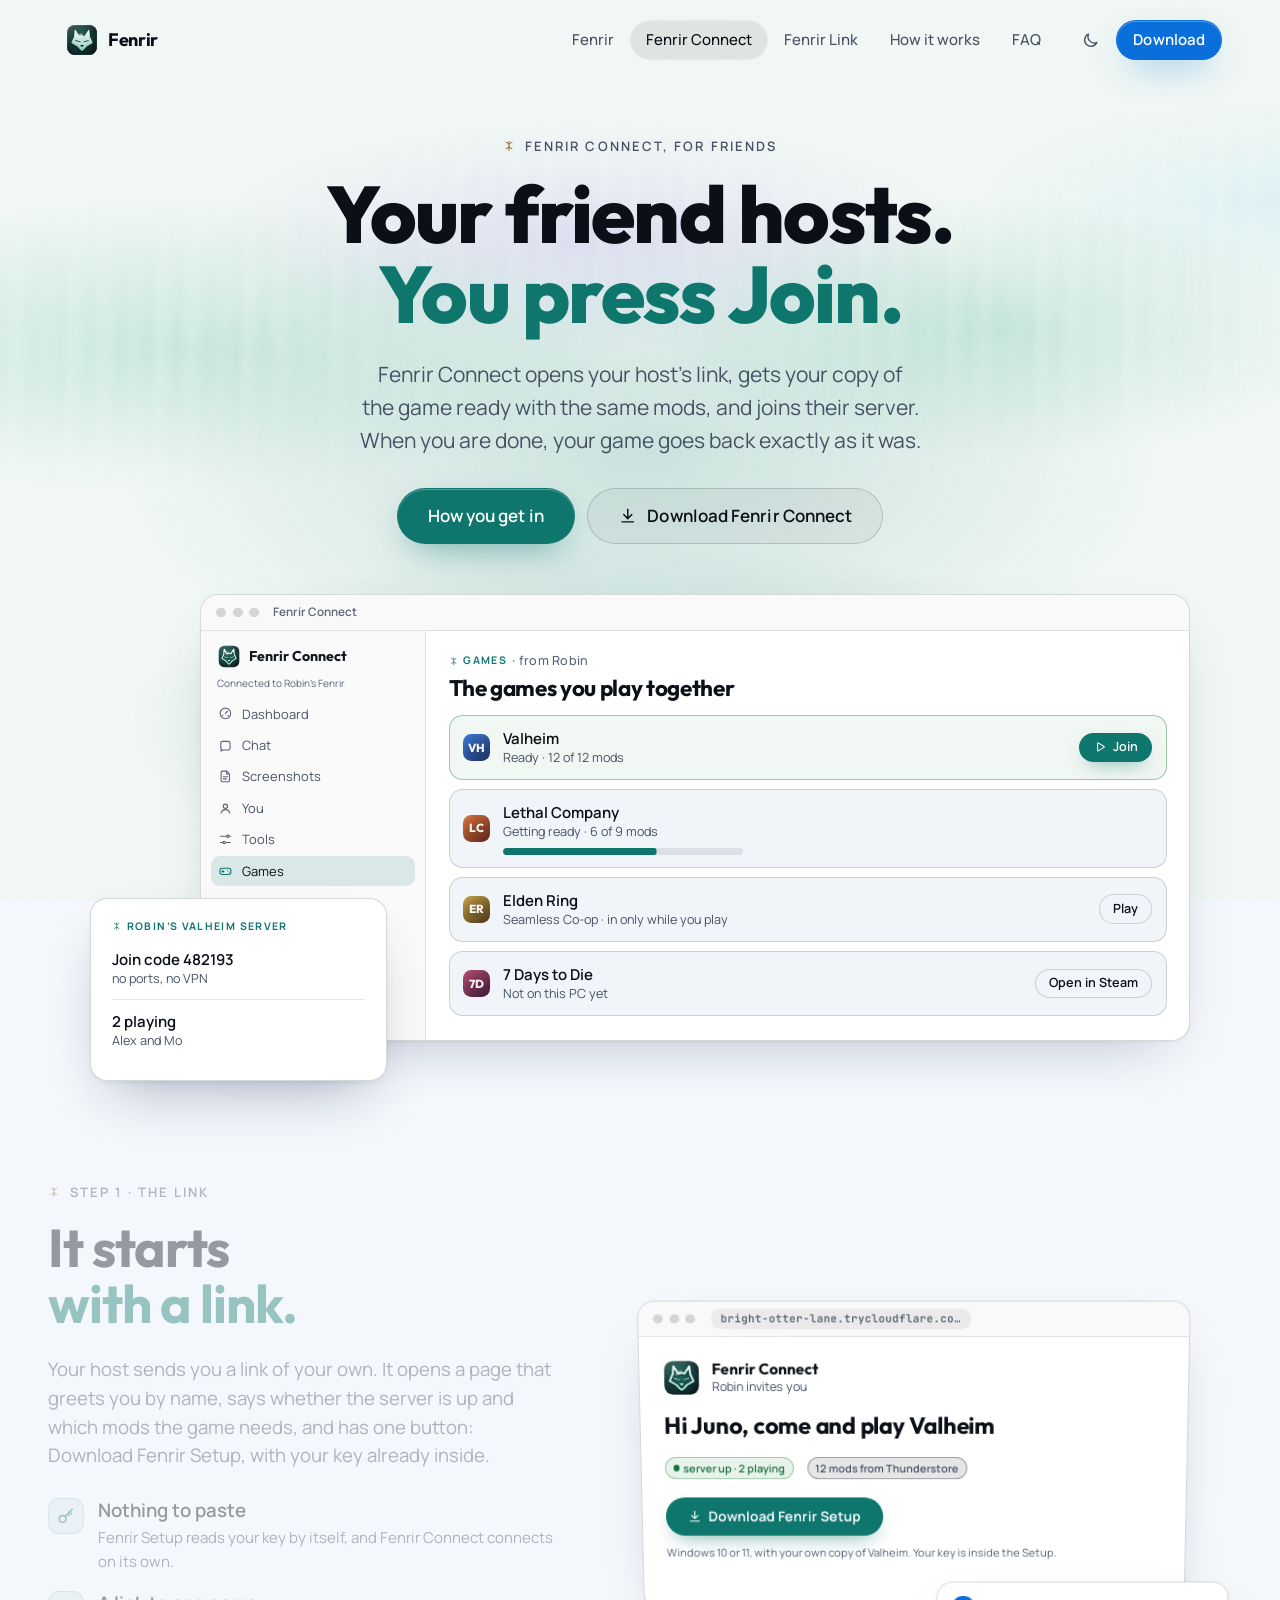
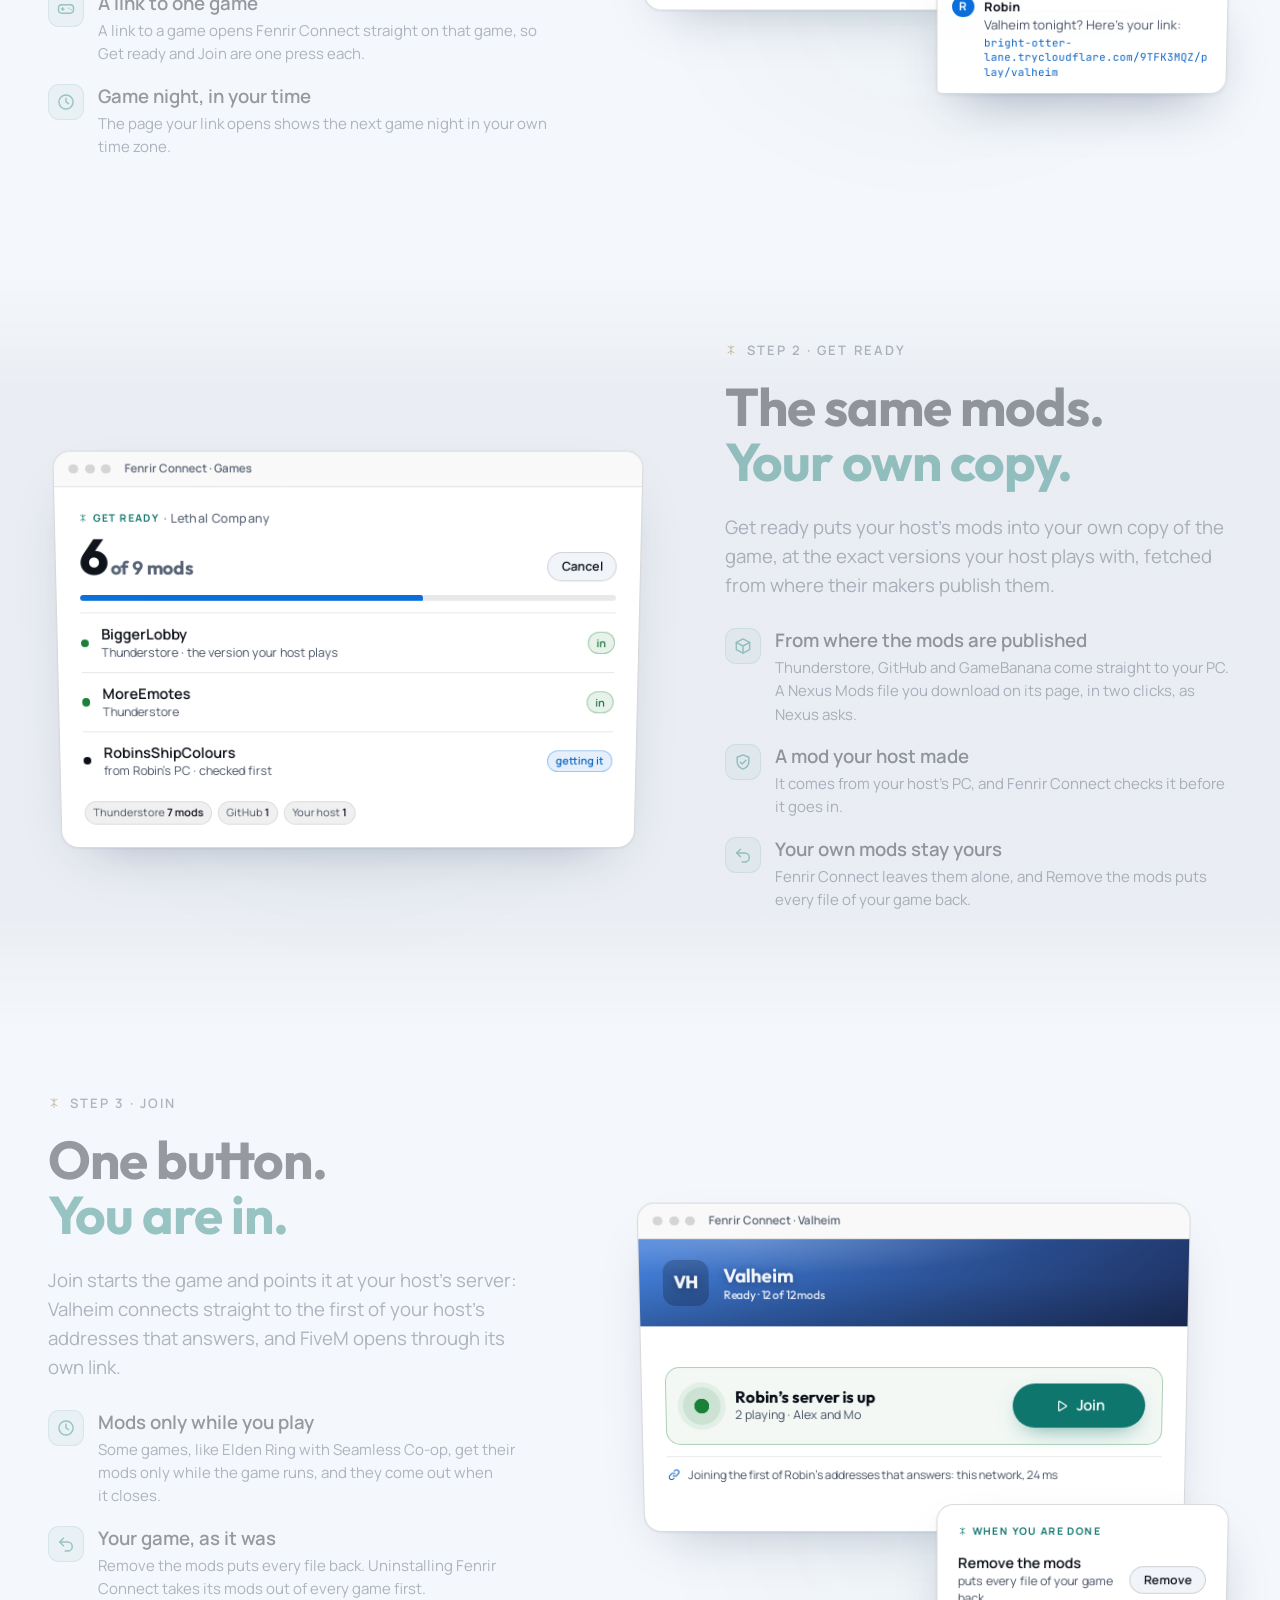
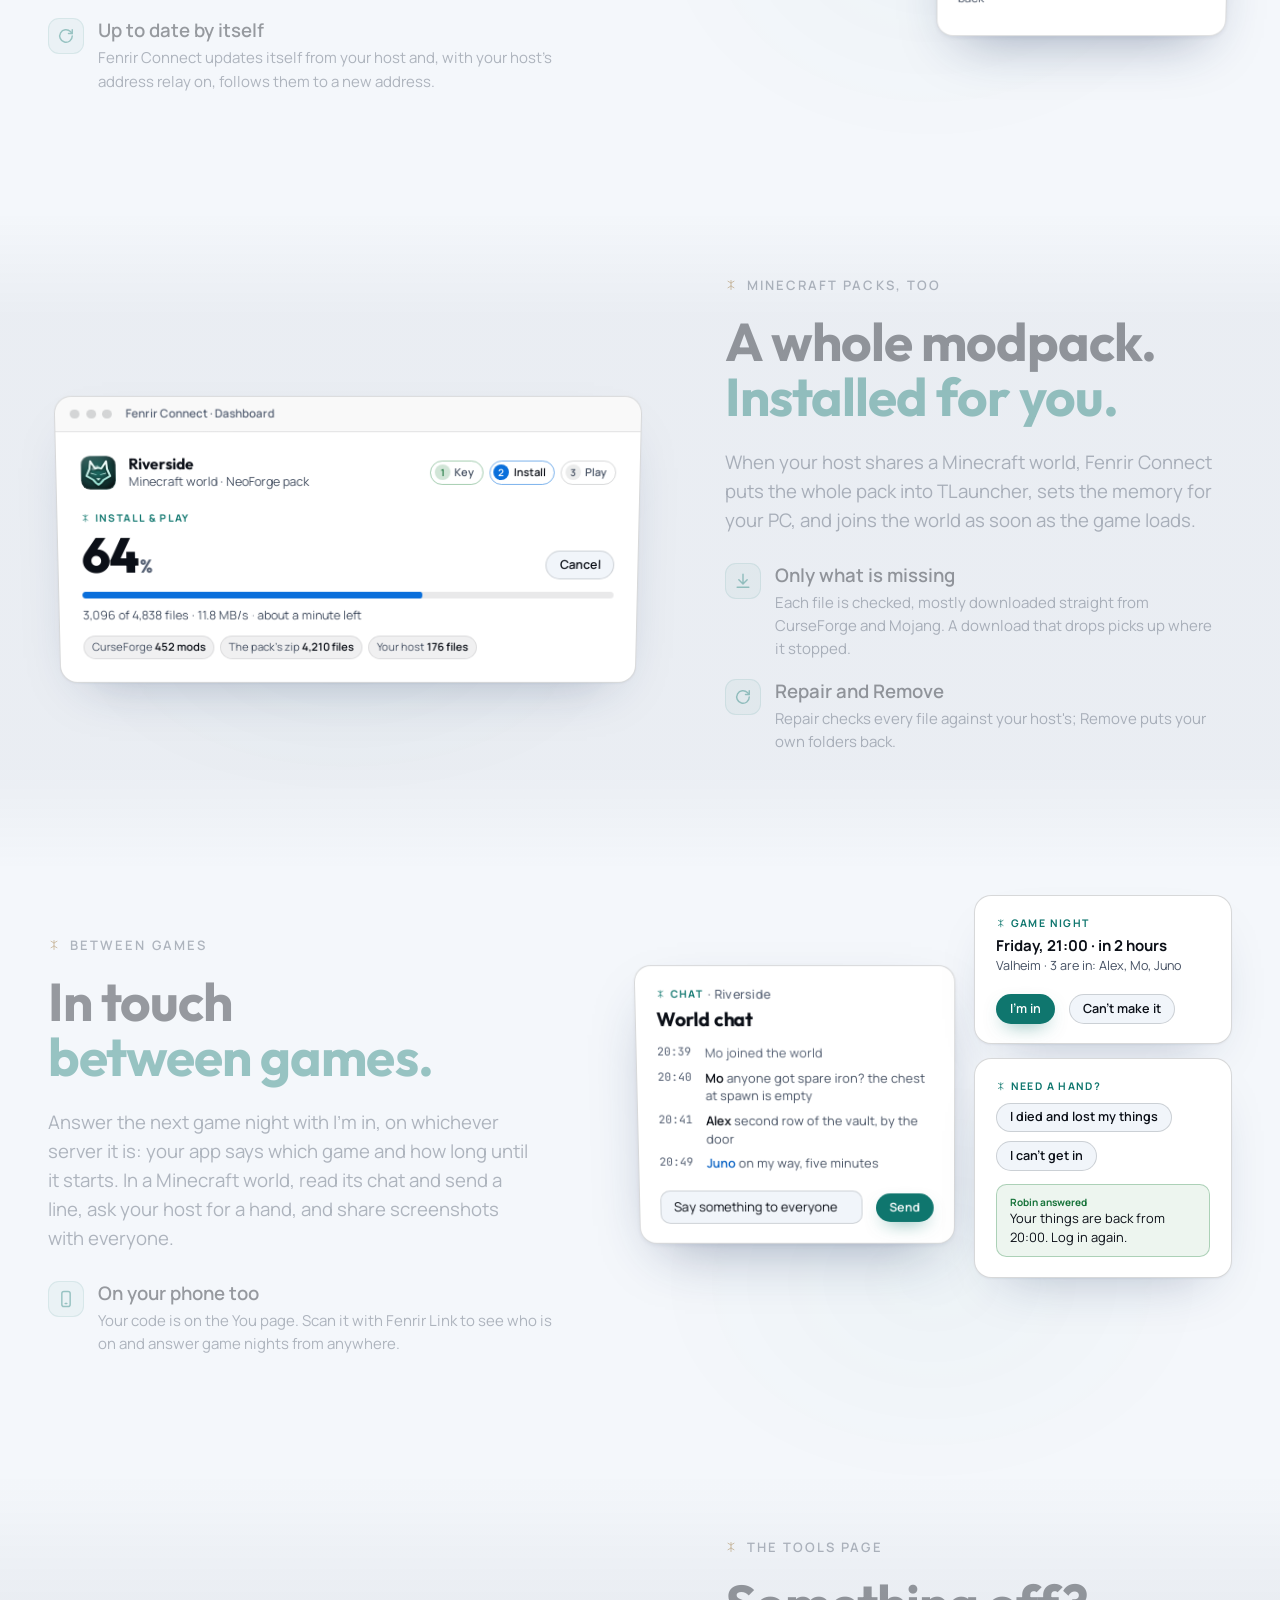
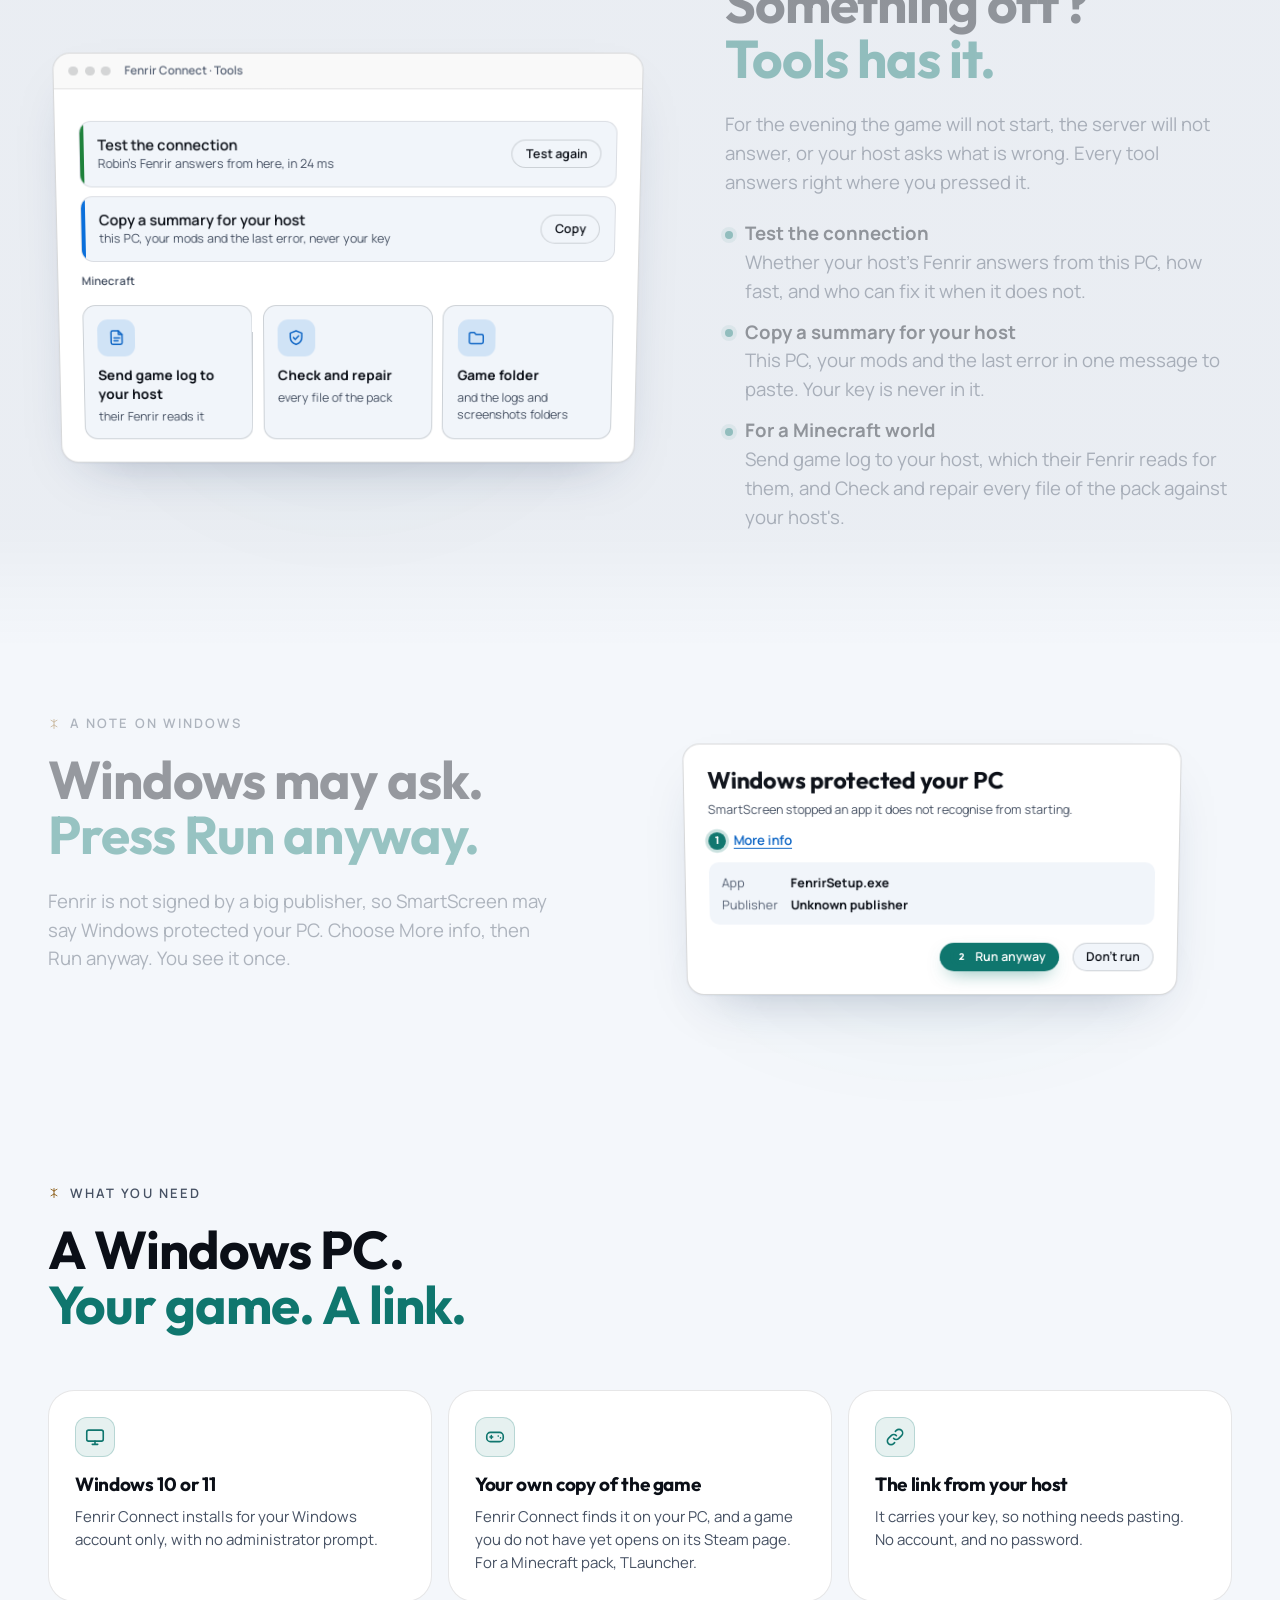
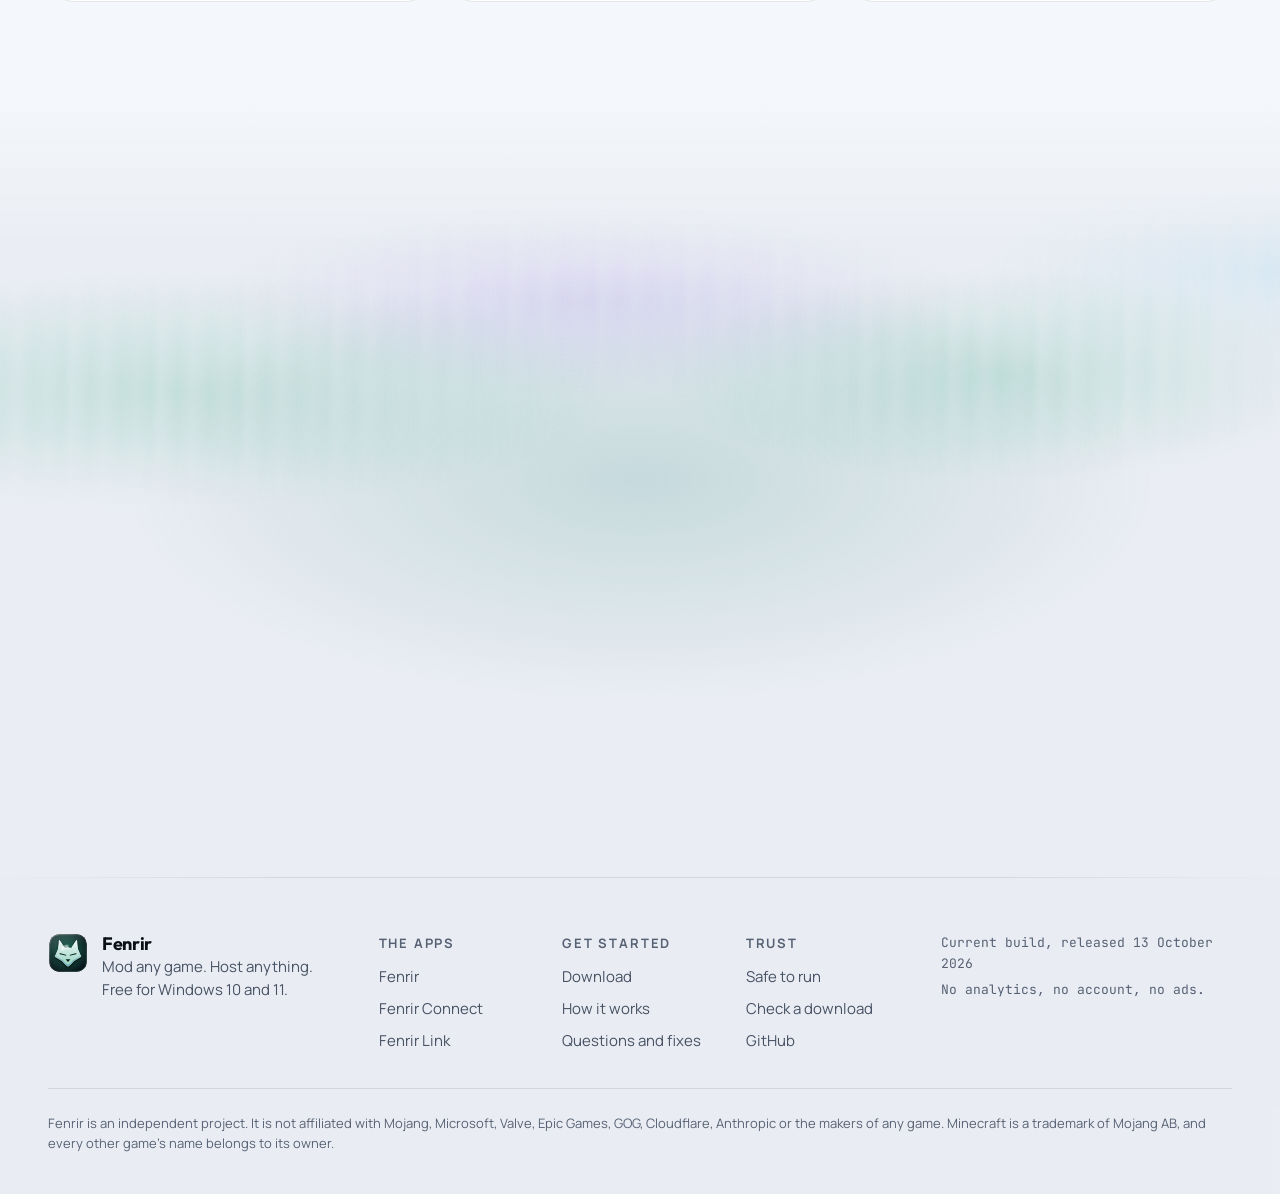
<file: connect.html>
<!doctype html>
<html lang="en">
<head>
<meta charset="utf-8">
<meta name="viewport" content="width=device-width, initial-scale=1, viewport-fit=cover">
<title>Fenrir Connect · join a friend's game with the same mods</title>
<meta name="description" content="Fenrir Connect is the app for friends: open your host's link, and it gets your copy of the game ready with the same mods and joins their server. Free for Windows.">
<meta name="theme-color" content="#0b0f17">
<meta property="og:type" content="website">
<meta property="og:site_name" content="Fenrir">
<meta property="og:title" content="Fenrir Connect · your friend hosts, you press Join">
<meta property="og:description" content="Open your host's link: Fenrir Connect gets your copy of the game ready with the same mods and joins their server. Free for Windows.">
<meta property="og:url" content="https://iksamxul.github.io/fenrir/connect">
<meta property="og:image" content="https://iksamxul.github.io/fenrir/assets/social-connect.jpg">
<meta property="og:image:width" content="1200">
<meta property="og:image:height" content="630">
<meta property="og:image:alt" content="Fenrir Connect: your friend hosts, you press Join. Beside it, the games a host shared, ready with their mods.">
<meta name="twitter:card" content="summary_large_image">
<meta name="twitter:title" content="Fenrir Connect · your friend hosts, you press Join">
<meta name="twitter:description" content="Open your host's link: Fenrir Connect gets your copy of the game ready with the same mods and joins their server. Free for Windows.">
<meta name="twitter:image" content="https://iksamxul.github.io/fenrir/assets/social-connect.jpg">
<meta name="twitter:image:alt" content="Fenrir Connect: your friend hosts, you press Join. Beside it, the games a host shared, ready with their mods.">
<link rel="canonical" href="https://iksamxul.github.io/fenrir/connect">
<link rel="icon" href="assets/connect.svg" type="image/svg+xml">
<link rel="icon" href="assets/wolf-connect.png" type="image/png" sizes="256x256">
<link rel="apple-touch-icon" href="assets/wolf-connect.png">
<link rel="preconnect" href="https://fonts.googleapis.com">
<link rel="preconnect" href="https://fonts.gstatic.com" crossorigin>
<link rel="stylesheet" href="https://fonts.googleapis.com/css2?family=JetBrains+Mono:wght@400;500&family=Manrope:wght@400;500;600;700&family=Outfit:wght@700;800&display=swap">
<link rel="stylesheet" href="assets/site.css">
<script>(function(r){r.classList.add('js');try{var t=localStorage.getItem('fenrir-theme');if(t==='light'||t==='dark')r.setAttribute('data-theme',t)}catch(e){}var m=window.matchMedia;if(!(m&&m('(prefers-reduced-motion: reduce)').matches)){var p=['fenrir','midnight','sakura','ember','yggdrasil','aurora','snow','graphite'][Math.floor(Date.now()/3140)%8];r.setAttribute('data-palette',p);r.setAttribute('data-pa',p);r.setAttribute('data-pb',p);r.setAttribute('data-slot','a')}})(document.documentElement)</script>
<script src="assets/site.js" defer></script>
<script src="assets/motion.js" defer></script>
<script type="application/ld+json">{"@context":"https://schema.org","@type":"SoftwareApplication","name":"Fenrir Connect","applicationCategory":"GameApplication","operatingSystem":"Windows 10, Windows 11","isAccessibleForFree":true,"offers":{"@type":"Offer","price":"0","priceCurrency":"USD"},"description":"The app for friends: it opens your host's link, gets your copy of the game ready with the same mods, and joins their server.","url":"https://iksamxul.github.io/fenrir/connect","downloadUrl":"https://iksamxul.github.io/fenrir/download#connect","image":"https://iksamxul.github.io/fenrir/assets/social-connect.jpg","author":{"@type":"Person","name":"iksamxul","url":"https://github.com/iksamxul"}}</script>
</head>
<body>
<div class="atmos" aria-hidden="true"><i class="atmos__a"></i><i class="atmos__b"></i></div>
<div class="top-sentinel" aria-hidden="true"></div>
<svg class="sprite" aria-hidden="true" focusable="false" xmlns="http://www.w3.org/2000/svg">
<symbol id="rune" viewBox="0 0 24 24"><path d="M12 3v18M12 8l6-3.5M12 8L6 4.5M12 14l6 3.5M12 14l-6 3.5"/></symbol>
<symbol id="i-arrow" viewBox="0 0 24 24"><path d="M5 12h14M13 6l6 6-6 6"/></symbol>
<symbol id="i-box" viewBox="0 0 24 24"><path d="M12 3.5l8 4.2v8.6l-8 4.2-8-4.2V7.7z"/><path d="M4 7.7l8 4.3 8-4.3M12 12v8.5"/></symbol>
<symbol id="i-chat" viewBox="0 0 24 24"><path d="M6 18.5l-1.5 2.5 4-1.5h8a3 3 0 0 0 3-3v-8a3 3 0 0 0-3-3h-9a3 3 0 0 0-3 3v7.5a3 3 0 0 0 1.5 2.5z"/></symbol>
<symbol id="i-check" viewBox="0 0 24 24"><path d="M5 12.5l4.5 4.5L19 7.5"/></symbol>
<symbol id="i-clock" viewBox="0 0 24 24"><circle cx="12" cy="12" r="8.5"/><path d="M12 7.5V12l3 2"/></symbol>
<symbol id="i-dash" viewBox="0 0 24 24"><circle cx="12" cy="12" r="8.5"/><path d="M12 12l3.5-3.5"/><path d="M7.5 15.5h.01M16.5 15.5h.01" stroke-width="2.4"/></symbol>
<symbol id="i-down" viewBox="0 0 24 24"><path d="M12 4v11M7 10.5l5 5 5-5M5 19.5h14"/></symbol>
<symbol id="i-folder" viewBox="0 0 24 24"><path d="M3.5 7.5a2 2 0 0 1 2-2h4l2 2.5h7a2 2 0 0 1 2 2v7.5a2 2 0 0 1-2 2h-13a2 2 0 0 1-2-2z"/></symbol>
<symbol id="i-key" viewBox="0 0 24 24"><circle cx="8" cy="15.5" r="4"/><path d="M11 12.5l8.5-8.5M16 7l2.5 2.5M13.5 9.5l2 2"/></symbol>
<symbol id="i-link" viewBox="0 0 24 24"><path d="M10.5 13.5a4 4 0 0 0 5.66 0l3-3a4 4 0 0 0-5.66-5.66L12.4 5.9M13.5 10.5a4 4 0 0 0-5.66 0l-3 3a4 4 0 0 0 5.66 5.66l1.1-1.06"/></symbol>
<symbol id="i-moon" viewBox="0 0 24 24"><path d="M20 14.5A8 8 0 0 1 9.5 4a8 8 0 1 0 10.5 10.5z"/></symbol>
<symbol id="i-pad" viewBox="0 0 24 24"><rect x="3" y="7" width="18" height="10" rx="4"/><path d="M8 10.5v3M6.5 12h3M15.5 11h.01M18 13h.01"/></symbol>
<symbol id="i-page" viewBox="0 0 24 24"><path d="M7 3.5h7l4.5 4.5v10.5a2 2 0 0 1-2 2H7a2 2 0 0 1-2-2v-13a2 2 0 0 1 2-2z"/><path d="M14 3.5V8h4.5M8.5 12.5h7M8.5 16h5"/></symbol>
<symbol id="i-pc" viewBox="0 0 24 24"><rect x="3" y="4.5" width="18" height="12" rx="2"/><path d="M9 20h6M12 16.5V20"/></symbol>
<symbol id="i-phone" viewBox="0 0 24 24"><rect x="7" y="3" width="10" height="18" rx="2.5"/><path d="M11 17.5h2"/></symbol>
<symbol id="i-play" viewBox="0 0 24 24"><path d="M8 5.8v12.4a.8.8 0 0 0 1.2.7l9.9-6.2a.8.8 0 0 0 0-1.4L9.2 5.1A.8.8 0 0 0 8 5.8z"/></symbol>
<symbol id="i-refresh" viewBox="0 0 24 24"><path d="M19.5 12a7.5 7.5 0 1 1-2.2-5.3L19.5 9"/><path d="M19.5 4.5V9H15"/></symbol>
<symbol id="i-seal" viewBox="0 0 24 24"><path d="M12 3.5l7 2.8v5.2c0 4.3-2.9 7.6-7 9-4.1-1.4-7-4.7-7-9V6.3z"/><path d="M8.8 12.2l2.2 2.2 4.4-4.6"/></symbol>
<symbol id="i-shield" viewBox="0 0 24 24"><path d="M12 3.5l7 2.8v5.2c0 4.3-2.9 7.6-7 9-4.1-1.4-7-4.7-7-9V6.3z"/><path d="M8.8 12l2.2 2.2 4.2-4.4"/></symbol>
<symbol id="i-sliders" viewBox="0 0 24 24"><path d="M4 7h10M18 7h2M4 17h4M12 17h8"/><circle cx="16" cy="7" r="2"/><circle cx="10" cy="17" r="2"/></symbol>
<symbol id="i-sun" viewBox="0 0 24 24"><circle cx="12" cy="12" r="4"/><path d="M12 2.5v2M12 19.5v2M2.5 12h2M19.5 12h2M5.3 5.3l1.4 1.4M17.3 17.3l1.4 1.4M5.3 18.7l1.4-1.4M17.3 6.7l1.4-1.4"/></symbol>
<symbol id="i-undo" viewBox="0 0 24 24"><path d="M9 14L4.5 9.5 9 5"/><path d="M4.5 9.5H14a5.5 5.5 0 0 1 0 11h-3"/></symbol>
<symbol id="i-user" viewBox="0 0 24 24"><circle cx="12" cy="8.5" r="3.5"/><path d="M5 19.5c.8-3.3 3.6-5.5 7-5.5s6.2 2.2 7 5.5"/></symbol>
</svg>
<svg class="sprite logo-defs" aria-hidden="true" focusable="false" xmlns="http://www.w3.org/2000/svg">
<defs>
<linearGradient id="fma-tile" x1="0" y1="0" x2="1" y2="1"><stop offset="0" class="fma-tile-a"/><stop offset="1" class="fma-tile-b"/></linearGradient>
<radialGradient id="fma-halo" cx=".5" cy=".46" r=".6"><stop offset="0" class="fma-halo-a"/><stop offset="1" class="fma-halo-b"/></radialGradient>
<linearGradient id="fma-rim" x1="0" y1="0" x2="1" y2="1"><stop offset="0" stop-color="#ffffff" stop-opacity=".42"/><stop offset=".55" stop-color="#ffffff" stop-opacity=".05"/><stop offset="1" class="fma-rim-c"/></linearGradient>
<linearGradient id="fma-glass" x1="0" y1="0" x2="0" y2="1"><stop offset="0" class="fma-glass-a"/><stop offset="1" class="fma-glass-b"/></linearGradient>
<linearGradient id="fmb-tile" x1="0" y1="0" x2="1" y2="1"><stop offset="0" class="fmb-tile-a"/><stop offset="1" class="fmb-tile-b"/></linearGradient>
<radialGradient id="fmb-halo" cx=".5" cy=".46" r=".6"><stop offset="0" class="fmb-halo-a"/><stop offset="1" class="fmb-halo-b"/></radialGradient>
<linearGradient id="fmb-rim" x1="0" y1="0" x2="1" y2="1"><stop offset="0" stop-color="#ffffff" stop-opacity=".42"/><stop offset=".55" stop-color="#ffffff" stop-opacity=".05"/><stop offset="1" class="fmb-rim-c"/></linearGradient>
<linearGradient id="fmb-glass" x1="0" y1="0" x2="0" y2="1"><stop offset="0" class="fmb-glass-a"/><stop offset="1" class="fmb-glass-b"/></linearGradient>
<linearGradient id="fm-sheen" x1="0" y1="0" x2=".35" y2="1"><stop offset="0" stop-color="#ffffff" stop-opacity=".16"/><stop offset=".5" stop-color="#ffffff" stop-opacity="0"/></linearGradient>
<linearGradient id="fm-top" x1="0" y1="0" x2="0" y2="1"><stop offset=".05" stop-color="#ffffff"/><stop offset=".75" stop-color="#000000"/></linearGradient>
<linearGradient id="fm-bot" x1="0" y1="0" x2="0" y2="1"><stop offset=".35" stop-color="#000000"/><stop offset="1" stop-color="#ffffff"/></linearGradient>
<mask id="fm-mtop"><rect width="64" height="64" fill="url(#fm-top)"/></mask>
<mask id="fm-mbot"><rect width="64" height="64" fill="url(#fm-bot)"/></mask>
<clipPath id="fm-head"><path d="M14 6L25 23Q32 19.5 39 23L50 6L52 24L59 40L44 49L37 57L32 60.5L27 57L20 49L5 40L12 24Z"/></clipPath>
<mask id="fm-cut"><rect width="64" height="64" fill="#ffffff"/><path d="M14 32.5L27.6 36.2L28.6 38.2L15 35ZM50 32.5L36.4 36.2L35.4 38.2L49 35Z" fill="#000000"/><path d="M27 45.5H37L32 51.5Z" fill="#000000"/></mask>
<filter id="fm-blurs" x="-30%" y="-30%" width="160%" height="160%"><feGaussianBlur stdDeviation="2.4"/></filter>
<filter id="fm-blurm" x="-30%" y="-30%" width="160%" height="160%"><feGaussianBlur stdDeviation="1.2"/></filter>
<filter id="fm-blurt" x="-30%" y="-30%" width="160%" height="160%"><feGaussianBlur stdDeviation=".55"/></filter>
</defs>
<symbol id="fenrir-mark-a" viewBox="0 0 64 64">
<rect x="2" y="2" width="60" height="60" rx="16" fill="url(#fma-tile)"/><rect x="2" y="2" width="60" height="60" rx="16" fill="url(#fma-halo)"/><rect x="2" y="2" width="60" height="60" rx="16" fill="url(#fm-sheen)"/>
<rect x="2.6" y="2.6" width="58.8" height="58.8" rx="15.4" fill="none" stroke="url(#fma-rim)" stroke-width="1.2"/>
<g transform="translate(32 32) scale(.76) translate(-32 -32.5)">
<path d="M14 6L25 23Q32 19.5 39 23L50 6L52 24L59 40L44 49L37 57L32 60.5L27 57L20 49L5 40L12 24Z" fill="#000000" opacity=".6" stroke="#000000" stroke-width="2" stroke-linejoin="round" transform="translate(0 3)" filter="url(#fm-blurs)"/>
<g mask="url(#fm-cut)">
<path d="M14 6L25 23Q32 19.5 39 23L50 6L52 24L59 40L44 49L37 57L32 60.5L27 57L20 49L5 40L12 24Z" fill="url(#fma-glass)" stroke="url(#fma-glass)" stroke-width="2" stroke-linejoin="round"/>
<g clip-path="url(#fm-head)" mask="url(#fm-mbot)"><path class="fma-deep" d="M14 6L25 23Q32 19.5 39 23L50 6L52 24L59 40L44 49L37 57L32 60.5L27 57L20 49L5 40L12 24Z" fill="none" stroke-opacity=".5" stroke-width="4" stroke-linejoin="round" filter="url(#fm-blurt)"/></g>
<g clip-path="url(#fm-head)" mask="url(#fm-mtop)"><path d="M14 6L25 23Q32 19.5 39 23L50 6L52 24L59 40L44 49L37 57L32 60.5L27 57L20 49L5 40L12 24Z" fill="none" stroke="#ffffff" stroke-width="1.6" stroke-linejoin="round" transform="translate(0 .7)"/></g>
<ellipse cx="25" cy="21" rx="9" ry="4" fill="#ffffff" opacity=".55" filter="url(#fm-blurm)" transform="rotate(-28 25 21)"/>
</g>
</g>
</symbol>
<symbol id="fenrir-mark-b" viewBox="0 0 64 64">
<rect x="2" y="2" width="60" height="60" rx="16" fill="url(#fmb-tile)"/><rect x="2" y="2" width="60" height="60" rx="16" fill="url(#fmb-halo)"/><rect x="2" y="2" width="60" height="60" rx="16" fill="url(#fm-sheen)"/>
<rect x="2.6" y="2.6" width="58.8" height="58.8" rx="15.4" fill="none" stroke="url(#fmb-rim)" stroke-width="1.2"/>
<g transform="translate(32 32) scale(.76) translate(-32 -32.5)">
<path d="M14 6L25 23Q32 19.5 39 23L50 6L52 24L59 40L44 49L37 57L32 60.5L27 57L20 49L5 40L12 24Z" fill="#000000" opacity=".6" stroke="#000000" stroke-width="2" stroke-linejoin="round" transform="translate(0 3)" filter="url(#fm-blurs)"/>
<g mask="url(#fm-cut)">
<path d="M14 6L25 23Q32 19.5 39 23L50 6L52 24L59 40L44 49L37 57L32 60.5L27 57L20 49L5 40L12 24Z" fill="url(#fmb-glass)" stroke="url(#fmb-glass)" stroke-width="2" stroke-linejoin="round"/>
<g clip-path="url(#fm-head)" mask="url(#fm-mbot)"><path class="fmb-deep" d="M14 6L25 23Q32 19.5 39 23L50 6L52 24L59 40L44 49L37 57L32 60.5L27 57L20 49L5 40L12 24Z" fill="none" stroke-opacity=".5" stroke-width="4" stroke-linejoin="round" filter="url(#fm-blurt)"/></g>
<g clip-path="url(#fm-head)" mask="url(#fm-mtop)"><path d="M14 6L25 23Q32 19.5 39 23L50 6L52 24L59 40L44 49L37 57L32 60.5L27 57L20 49L5 40L12 24Z" fill="none" stroke="#ffffff" stroke-width="1.6" stroke-linejoin="round" transform="translate(0 .7)"/></g>
<ellipse cx="25" cy="21" rx="9" ry="4" fill="#ffffff" opacity=".55" filter="url(#fm-blurm)" transform="rotate(-28 25 21)"/>
</g>
</g>
</symbol>
</svg>
<a class="skip" href="#main">Skip to content</a>

<header class="nav" data-nav>
  <div class="nav__in">
    <a class="nav__brand" href="./" aria-label="Fenrir, home"><span class="logo" aria-hidden="true"><svg width="32" height="32" viewBox="0 0 64 64" focusable="false"><use href="#fenrir-mark-a"/></svg><span class="lg-b"><svg width="32" height="32" viewBox="0 0 64 64" focusable="false"><use href="#fenrir-mark-b"/></svg></span></span><span>Fenrir</span></a>
    <nav class="nav__links" id="nav-links" aria-label="Main">
      <span class="nav__pill" aria-hidden="true"></span>
      <a href="host">Fenrir</a>
      <a href="connect" aria-current="page">Fenrir Connect</a>
      <a href="link">Fenrir Link</a>
      <a href="./#how">How it works</a>
      <a href="faq">FAQ</a>
    </nav>
    <div class="nav__end">
      <button class="nav__icon" type="button" data-theme-toggle aria-label="Switch to light theme"><svg class="i t-sun" aria-hidden="true"><use href="#i-sun"/></svg><svg class="i t-moon" aria-hidden="true"><use href="#i-moon"/></svg></button>
      <a class="btn btn--primary btn--sm" href="download">Download</a>
      <button class="nav__icon nav__menu" type="button" aria-expanded="false" aria-controls="nav-links" aria-label="Open the menu"><span class="burger" aria-hidden="true"><i></i><i></i></span></button>
    </div>
  </div>
</header>

<main id="main" class="page-connect">

  <!-- Hero -->
  <section class="phero sky" aria-labelledby="page-title" data-ambient>
    <div class="sky__stars" aria-hidden="true"></div>
    <div class="aurora" aria-hidden="true"><div class="aurora__haze"></div><div class="aurora__band"></div></div>
    <div class="wrap">
      <p class="eyebrow"><svg class="rune" aria-hidden="true"><use href="#rune"/></svg>Fenrir Connect, for friends</p>
      <h1 class="page-title" id="page-title"><span class="line">Your friend hosts.</span> <span class="line accent">You press Join.</span></h1>
      <p class="lead">Fenrir Connect opens your host's link, gets your copy of the game ready with the same mods, and joins their server. When you are done, your game goes back exactly as it was.</p>
      <div class="phero__cta">
        <a class="btn btn--teal btn--lg" href="#link">How you get in</a>
        <a class="btn btn--ghost btn--lg" href="download#connect"><svg class="i" aria-hidden="true"><use href="#i-down"/></svg>Download Fenrir Connect</a>
      </div>
      <div class="phone-note" data-phone-only hidden>
        <p><b>On your phone?</b> Fenrir Connect runs on a Windows PC. Send this page to your PC and open it there.</p>
        <div class="phone-note__row"><button class="btn btn--teal" type="button" data-share-page><span data-label>Send it to my PC</span></button><a class="btn btn--ghost" href="link">Fenrir Link for this phone</a></div>
      </div>
    </div>
    <div class="hero__stage">
      <div class="hero__glow" aria-hidden="true" data-parallax-glow></div>
      <div class="hero__float mock cxshow" data-parallax role="img" aria-label="Fenrir Connect on a friend's PC, connected to Robin's Fenrir. Its Games page lists the games Robin shares: Valheim is ready with 12 of 12 mods and Join, Lethal Company is getting ready at 64 percent, Elden Ring's Seamless Co-op is ready to play, and 7 Days to Die is not on this PC yet, with Open in Steam. Beside it, Robin's Valheim server and its join code 482193.">
        <div class="m-win aw aw--cx frame--hero">
          <div class="m-win__bar"><i></i><i></i><i></i><b>Fenrir Connect</b></div>
          <div class="aw__in">
            <div class="aw__side">
              <span class="aw__brand"><img src="assets/connect.svg" width="24" height="24" alt="">Fenrir Connect</span>
              <span class="aw__note">Connected to Robin’s Fenrir</span>
              <span class="aw__item"><svg class="i" aria-hidden="true"><use href="#i-dash"/></svg>Dashboard</span>
              <span class="aw__item"><svg class="i" aria-hidden="true"><use href="#i-chat"/></svg>Chat</span>
              <span class="aw__item"><svg class="i" aria-hidden="true"><use href="#i-page"/></svg>Screenshots</span>
              <span class="aw__item"><svg class="i" aria-hidden="true"><use href="#i-user"/></svg>You</span>
              <span class="aw__item"><svg class="i" aria-hidden="true"><use href="#i-sliders"/></svg>Tools</span>
              <span class="aw__item is-on"><svg class="i" aria-hidden="true"><use href="#i-pad"/></svg>Games</span>
            </div>
            <div class="aw__main">
              <p class="m-kick"><svg class="rune" aria-hidden="true"><use href="#rune"/></svg>Games <span>· from Robin</span></p>
              <p class="m-title">The games you play together</p>
              <div class="cx-games">
                <div class="cx-game is-ready"><span class="m-ic m-ic--art gt--1">VH</span><div><b>Valheim</b><span class="m-sub">Ready · 12 of 12 mods</span></div><span class="m-btn m-btn--p"><svg class="i" aria-hidden="true"><use href="#i-play"/></svg>Join</span></div>
                <div class="cx-game"><span class="m-ic m-ic--art gt--2">LC</span><div><b>Lethal Company</b><span class="m-sub">Getting ready · 6 of 9 mods</span><span class="m-bar"><i style="--p:.64"></i></span></div></div>
                <div class="cx-game"><span class="m-ic m-ic--art gt--3">ER</span><div><b>Elden Ring</b><span class="m-sub">Seamless Co-op · in only while you play</span></div><span class="m-btn">Play</span></div>
                <div class="cx-game"><span class="m-ic m-ic--art gt--8">7D</span><div><b>7 Days to Die</b><span class="m-sub">Not on this PC yet</span></div><span class="m-btn">Open in Steam</span></div>
              </div>
            </div>
          </div>
        </div>
        <div class="m-card m-float cxshow__server">
          <p class="m-kick"><svg class="rune" aria-hidden="true"><use href="#rune"/></svg>Robin’s Valheim server</p>
          <div class="m-row"><div><b>Join code 482193</b><span class="m-sub">no ports, no VPN</span></div></div>
          <div class="m-row"><div><b>2 playing</b><span class="m-sub">Alex and Mo</span></div></div>
        </div>
      </div>
    </div>
  </section>

  <!-- 1. The link -->
  <section class="scene" id="link" aria-labelledby="t-link">
    <div class="wrap scene__grid">
      <div class="scene__copy">
        <p class="eyebrow"><svg class="rune" aria-hidden="true"><use href="#rune"/></svg>Step 1 · the link</p>
        <h2 class="title" id="t-link"><span class="line">It starts</span> <span class="line accent">with a link.</span></h2>
        <p class="copy">Your host sends you a link of your own. It opens a page that greets you by name, says whether the server is up and which mods the game needs, and has one button: Download Fenrir Setup, with your key already inside.</p>
        <ul class="points">
          <li><svg class="i" aria-hidden="true"><use href="#i-key"/></svg><b>Nothing to paste</b><span>Fenrir Setup reads your key by itself, and Fenrir Connect connects on its own.</span></li>
          <li><svg class="i" aria-hidden="true"><use href="#i-pad"/></svg><b>A link to one game</b><span>A link to a game opens Fenrir Connect straight on that game, so Get ready and Join are one press each.</span></li>
          <li><svg class="i" aria-hidden="true"><use href="#i-clock"/></svg><b>Game night, in your time</b><span>The page your link opens shows the next game night in your own time zone.</span></li>
        </ul>
      </div>
      <div class="scene__visual mock pair pair--hang" role="img" aria-label="The page a friend's link opens: Hi Juno, Robin invites you to Valheim. The server is up with two playing, the game needs twelve mods from Thunderstore, and a Download Fenrir Setup button. Under it, Robin's message with the link.">
        <div class="glow glow--teal" aria-hidden="true"></div>
        <div class="m-win pair__wide">
          <div class="m-win__bar"><i></i><i></i><i></i><span class="m-url">bright-otter-lane.trycloudflare.com/9TFK3MQZ/play/valheim</span></div>
          <div class="m-win__body">
            <div class="m-cx-head"><img src="assets/connect.svg" width="40" height="40" alt=""><div><b>Fenrir Connect</b><span class="m-sub">Robin invites you</span></div></div>
            <p class="m-h m-h--xl">Hi Juno, come and play Valheim</p>
            <div class="m-actions"><span class="m-pill m-pill--ok"><span class="m-dot"></span>server up · 2 playing</span><span class="m-pill m-pill--quiet">12 mods from Thunderstore</span></div>
            <div class="m-actions"><span class="m-btn m-btn--p m-btn--lg"><svg class="i" aria-hidden="true"><use href="#i-down"/></svg>Download Fenrir Setup</span></div>
            <p class="m-fine">Windows 10 or 11, with your own copy of Valheim. Your key is inside the Setup.</p>
          </div>
        </div>
        <div class="m-float m-bubble pair__hang"><span class="m-av m-av--sm">R</span><div><b>Robin</b><p>Valheim tonight? Here’s your link: <span class="m-mono">bright-otter-lane.trycloudflare.com/9TFK3MQZ/play/valheim</span></p></div></div>
      </div>
    </div>
  </section>

  <!-- 2. Get ready -->
  <section class="scene scene--deep scene--flip" id="ready" aria-labelledby="t-ready">
    <div class="wrap scene__grid">
      <div class="scene__copy">
        <p class="eyebrow"><svg class="rune" aria-hidden="true"><use href="#rune"/></svg>Step 2 · Get ready</p>
        <h2 class="title" id="t-ready"><span class="line">The same mods.</span> <span class="line accent">Your own copy.</span></h2>
        <p class="copy">Get ready puts your host's mods into your own copy of the game, at the exact versions your host plays with, fetched from where their makers publish them.</p>
        <ul class="points">
          <li><svg class="i" aria-hidden="true"><use href="#i-box"/></svg><b>From where the mods are published</b><span>Thunderstore, GitHub and GameBanana come straight to your PC. A Nexus Mods file you download on its page, in two clicks, as Nexus asks.</span></li>
          <li><svg class="i" aria-hidden="true"><use href="#i-seal"/></svg><b>A mod your host made</b><span>It comes from your host's PC, and Fenrir Connect checks it before it goes in.</span></li>
          <li><svg class="i" aria-hidden="true"><use href="#i-undo"/></svg><b>Your own mods stay yours</b><span>Fenrir Connect leaves them alone, and Remove the mods puts every file of your game back.</span></li>
        </ul>
      </div>
      <div class="scene__visual mock" role="img" aria-label="Fenrir Connect getting Lethal Company ready: 6 of 9 mods are in. Seven come from Thunderstore, one from GitHub, and one your host made comes from their PC, checked first.">
        <div class="glow glow--teal" aria-hidden="true"></div>
        <div class="m-win">
          <div class="m-win__bar"><i></i><i></i><i></i><b>Fenrir Connect · Games</b></div>
          <div class="m-win__body">
            <div class="m-head" style="align-items:flex-end">
              <div><p class="m-kick"><svg class="rune" aria-hidden="true"><use href="#rune"/></svg>Get ready <span>· Lethal Company</span></p><p class="m-big">6<small>of 9 mods</small></p></div>
              <span class="m-btn">Cancel</span>
            </div>
            <div class="m-bar" style="margin-top:.9em"><i style="--p:.64"></i></div>
            <div class="m-row" style="margin-top:.8em"><span class="m-dot m-dot--ok"></span><div><b>BiggerLobby</b><span class="m-sub">Thunderstore · the version your host plays</span></div><span class="m-pill m-pill--ok">in</span></div>
            <div class="m-row"><span class="m-dot m-dot--ok"></span><div><b>MoreEmotes</b><span class="m-sub">Thunderstore</span></div><span class="m-pill m-pill--ok">in</span></div>
            <div class="m-row"><span class="m-dot"></span><div><b>RobinsShipColours</b><span class="m-sub">from Robin’s PC · checked first</span></div><span class="m-pill">getting it</span></div>
            <div class="m-tags"><span>Thunderstore <b>7 mods</b></span><span>GitHub <b>1</b></span><span>Your host <b>1</b></span></div>
          </div>
        </div>
      </div>
    </div>
  </section>

  <!-- 3. Join -->
  <section class="scene" id="join" aria-labelledby="t-join">
    <div class="wrap scene__grid">
      <div class="scene__copy">
        <p class="eyebrow"><svg class="rune" aria-hidden="true"><use href="#rune"/></svg>Step 3 · Join</p>
        <h2 class="title" id="t-join"><span class="line">One button.</span> <span class="line accent">You are in.</span></h2>
        <p class="copy">Join starts the game and points it at your host's server: Valheim connects straight to the first of your host's addresses that answers, and FiveM opens through its own link.</p>
        <ul class="points">
          <li><svg class="i" aria-hidden="true"><use href="#i-clock"/></svg><b>Mods only while you play</b><span>Some games, like Elden Ring with Seamless Co-op, get their mods only while the game runs, and they come out when it closes.</span></li>
          <li><svg class="i" aria-hidden="true"><use href="#i-undo"/></svg><b>Your game, as it was</b><span>Remove the mods puts every file back. Uninstalling Fenrir Connect takes its mods out of every game first.</span></li>
          <li><svg class="i" aria-hidden="true"><use href="#i-refresh"/></svg><b>Up to date by itself</b><span>Fenrir Connect updates itself from your host and, with your host's address relay on, follows them to a new address.</span></li>
        </ul>
      </div>
      <div class="scene__visual mock pair pair--hang" role="img" aria-label="Valheim in Fenrir Connect: ready with 12 of 12 mods, joining Robin's server at the first address that answers. Under it, Remove the mods, which puts every file of the game back as it was.">
        <div class="glow glow--teal" aria-hidden="true"></div>
        <div class="m-win pair__wide">
          <div class="m-win__bar"><i></i><i></i><i></i><b>Fenrir Connect · Valheim</b></div>
          <div class="m-banner gt--1"><span>VH</span><div><b>Valheim</b><small>Ready · 12 of 12 mods</small></div></div>
          <div class="m-win__body">
            <div class="m-world">
              <span class="m-ring" aria-hidden="true"></span>
              <div><b>Robin’s server is up</b><span class="m-sub">2 playing · Alex and Mo</span></div>
              <span class="m-btn m-btn--p m-btn--play"><svg class="i" aria-hidden="true"><use href="#i-play"/></svg>Join</span>
            </div>
            <p class="m-note-line"><svg class="i" aria-hidden="true"><use href="#i-link"/></svg>Joining the first of Robin’s addresses that answers: this network, 24 ms</p>
          </div>
        </div>
        <div class="m-card m-float pair__hang">
          <p class="m-kick"><svg class="rune" aria-hidden="true"><use href="#rune"/></svg>When you are done</p>
          <div class="m-row"><div><b>Remove the mods</b><span class="m-sub">puts every file of your game back</span></div><span class="m-btn">Remove</span></div>
        </div>
      </div>
    </div>
  </section>

  <!-- Minecraft -->
  <section class="scene scene--deep scene--flip" id="minecraft" aria-labelledby="t-minecraft">
    <div class="wrap scene__grid">
      <div class="scene__copy">
        <p class="eyebrow"><svg class="rune" aria-hidden="true"><use href="#rune"/></svg>Minecraft packs, too</p>
        <h2 class="title" id="t-minecraft"><span class="line">A whole modpack.</span> <span class="line accent">Installed for you.</span></h2>
        <p class="copy">When your host shares a Minecraft world, Fenrir Connect puts the whole pack into TLauncher, sets the memory for your PC, and joins the world as soon as the game loads.</p>
        <ul class="points">
          <li><svg class="i" aria-hidden="true"><use href="#i-down"/></svg><b>Only what is missing</b><span>Each file is checked, mostly downloaded straight from CurseForge and Mojang. A download that drops picks up where it stopped.</span></li>
          <li><svg class="i" aria-hidden="true"><use href="#i-refresh"/></svg><b>Repair and Remove</b><span>Repair checks every file against your host's; Remove puts your own folders back.</span></li>
        </ul>
      </div>
      <div class="scene__visual mock" role="img" aria-label="Fenrir Connect installing the Riverside world's pack at 64 percent: 3,096 of 4,838 files at 11.8 megabytes a second, about a minute left. The mods come from CurseForge, the settings from the pack's own zip, and 176 files from the host.">
        <div class="glow glow--teal" aria-hidden="true"></div>
        <div class="m-win">
          <div class="m-win__bar"><i></i><i></i><i></i><b>Fenrir Connect · Dashboard</b></div>
          <div class="m-win__body">
            <div class="m-cx-head">
              <img src="assets/connect.svg" width="40" height="40" alt="">
              <div><b>Riverside</b><span class="m-sub">Minecraft world · NeoForge pack</span></div>
              <ol class="m-steps"><li class="is-done" data-n="1">Key</li><li class="is-now" data-n="2">Install</li><li data-n="3">Play</li></ol>
            </div>
            <div class="m-head" style="margin-top:1.4em;align-items:flex-end">
              <div><p class="m-kick"><svg class="rune" aria-hidden="true"><use href="#rune"/></svg>Install &amp; Play</p><p class="m-big">64<small>%</small></p></div>
              <span class="m-btn">Cancel</span>
            </div>
            <div class="m-bar" style="margin-top:.9em"><i style="--p:.64"></i></div>
            <p class="m-sub" style="margin-top:.7em">3,096 of 4,838 files · 11.8 MB/s · about a minute left</p>
            <div class="m-tags"><span>CurseForge <b>452 mods</b></span><span>The pack’s zip <b>4,210 files</b></span><span>Your host <b>176 files</b></span></div>
          </div>
        </div>
      </div>
    </div>
  </section>

  <!-- Between games -->
  <section class="scene" id="together" aria-labelledby="t-together">
    <div class="wrap scene__grid">
      <div class="scene__copy">
        <p class="eyebrow"><svg class="rune" aria-hidden="true"><use href="#rune"/></svg>Between games</p>
        <h2 class="title" id="t-together"><span class="line">In touch</span> <span class="line accent">between games.</span></h2>
        <p class="copy">Answer the next game night with I’m in, on whichever server it is: your app says which game and how long until it starts. In a Minecraft world, read its chat and send a line, ask your host for a hand, and share screenshots with everyone.</p>
        <ul class="points">
          <li><svg class="i" aria-hidden="true"><use href="#i-phone"/></svg><b>On your phone too</b><span>Your code is on the You page. Scan it with Fenrir Link to see who is on and answer game nights from anywhere.</span></li>
        </ul>
      </div>
      <div class="scene__visual mock collage" role="img" aria-label="Three cards from Fenrir Connect: Friday's game night on the Valheim server with three friends in, in two hours; a request for a hand that the host answered; and the Riverside world's chat with a line sent from the app.">
        <div class="glow glow--teal" aria-hidden="true"></div>
        <div class="m-card collage__chat">
          <p class="m-kick"><svg class="rune" aria-hidden="true"><use href="#rune"/></svg>Chat <span>· Riverside</span></p>
          <p class="m-h">World chat</p>
          <ol class="m-chat">
            <li class="is-event"><time>20:39</time><span>Mo joined the world</span></li>
            <li><time>20:40</time><span><b>Mo</b> anyone got spare iron? the chest at spawn is empty</span></li>
            <li><time>20:41</time><span><b>Alex</b> second row of the vault, by the door</span></li>
            <li class="is-me"><time>20:49</time><span><b>Juno</b> on my way, five minutes</span></li>
          </ol>
          <div class="m-actions"><span class="m-field" style="flex:1;min-width:0">Say something to everyone</span><span class="m-btn m-btn--p">Send</span></div>
        </div>
        <div class="collage__side">
          <div class="m-card">
            <p class="m-kick"><svg class="rune" aria-hidden="true"><use href="#rune"/></svg>Game night</p>
            <b>Friday, 21:00 · in 2 hours</b>
            <span class="m-sub">Valheim · 3 are in: Alex, Mo, Juno</span>
            <div class="m-actions"><span class="m-btn m-btn--p">I’m in</span><span class="m-btn">Can’t make it</span></div>
          </div>
          <div class="m-card">
            <p class="m-kick"><svg class="rune" aria-hidden="true"><use href="#rune"/></svg>Need a hand?</p>
            <div class="m-actions" style="margin-top:.6em"><span class="m-btn">I died and lost my things</span><span class="m-btn">I can’t get in</span></div>
            <div class="m-answer"><small>Robin answered</small>Your things are back from 20:00. Log in again.</div>
          </div>
        </div>
      </div>
    </div>
  </section>

  <!-- Tools -->
  <section class="scene scene--deep scene--flip" id="tools" aria-labelledby="t-tools">
    <div class="wrap scene__grid">
      <div class="scene__copy">
        <p class="eyebrow"><svg class="rune" aria-hidden="true"><use href="#rune"/></svg>The Tools page</p>
        <h2 class="title" id="t-tools"><span class="line">Something off?</span> <span class="line accent">Tools has it.</span></h2>
        <p class="copy">For the evening the game will not start, the server will not answer, or your host asks what is wrong. Every tool answers right where you pressed it.</p>
        <ul class="tab-list">
          <li><b>Test the connection</b>Whether your host's Fenrir answers from this PC, how fast, and who can fix it when it does not.</li>
          <li><b>Copy a summary for your host</b>This PC, your mods and the last error in one message to paste. Your key is never in it.</li>
          <li><b>For a Minecraft world</b>Send game log to your host, which their Fenrir reads for them, and Check and repair every file of the pack against your host's.</li>
        </ul>
      </div>
      <div class="scene__visual mock" role="img" aria-label="Fenrir Connect's Tools page: Test the connection says Robin's Fenrir answers from this PC in 24 milliseconds; then Copy a summary for your host, and for the Minecraft world, Send game log to your host, Check and repair, and the game folder.">
        <div class="glow glow--teal" aria-hidden="true"></div>
        <div class="m-win">
          <div class="m-win__bar"><i></i><i></i><i></i><b>Fenrir Connect · Tools</b></div>
          <div class="m-win__body">
            <div class="m-find m-find--ok"><div><b>Test the connection</b><span class="m-sub">Robin’s Fenrir answers from here, in 24 ms</span></div><span class="m-btn">Test again</span></div>
            <div class="m-find"><div><b>Copy a summary for your host</b><span class="m-sub">this PC, your mods and the last error, never your key</span></div><span class="m-btn">Copy</span></div>
            <p class="m-label">Minecraft</p>
            <div class="m-tiles">
              <div class="m-tile"><span class="m-ic"><svg class="i" aria-hidden="true"><use href="#i-page"/></svg></span><b>Send game log to your host</b><span class="m-sub">their Fenrir reads it</span></div>
              <div class="m-tile"><span class="m-ic"><svg class="i" aria-hidden="true"><use href="#i-shield"/></svg></span><b>Check and repair</b><span class="m-sub">every file of the pack</span></div>
              <div class="m-tile"><span class="m-ic"><svg class="i" aria-hidden="true"><use href="#i-folder"/></svg></span><b>Game folder</b><span class="m-sub">and the logs and screenshots folders</span></div>
            </div>
          </div>
        </div>
      </div>
    </div>
  </section>

  <!-- SmartScreen -->
  <section class="scene" id="smartscreen" aria-labelledby="t-smart">
    <div class="wrap scene__grid">
      <div class="scene__copy">
        <p class="eyebrow"><svg class="rune" aria-hidden="true"><use href="#rune"/></svg>A note on Windows</p>
        <h2 class="title" id="t-smart"><span class="line">Windows may ask.</span> <span class="line accent">Press Run anyway.</span></h2>
        <p class="copy">Fenrir is not signed by a big publisher, so SmartScreen may say Windows protected your PC. Choose More info, then Run anyway. You see it once.</p>
      </div>
      <div class="scene__visual mock" role="img" aria-label="The Windows SmartScreen message. Step 1: choose More info. Step 2: the app shows as FenrirSetup.exe from an unknown publisher; choose Run anyway.">
        <div class="glow" aria-hidden="true"></div>
        <div class="m-win" style="max-width:34em;margin-inline:auto">
          <div class="m-win__body">
            <p class="m-h m-h--xl" style="margin-top:0">Windows protected your PC</p>
            <p class="m-sub">SmartScreen stopped an app it does not recognise from starting.</p>
            <p class="m-more"><span class="m-badge">1</span><u>More info</u></p>
            <div class="m-dl"><span>App</span><b>FenrirSetup.exe</b><span>Publisher</span><b>Unknown publisher</b></div>
            <div class="m-actions" style="justify-content:flex-end"><span class="m-btn m-btn--p"><span class="m-badge">2</span>Run anyway</span><span class="m-btn">Don’t run</span></div>
          </div>
        </div>
      </div>
    </div>
  </section>

  <!-- What you need -->
  <section class="section" id="needs" aria-labelledby="t-needs">
    <div class="wrap">
      <div class="shead">
        <p class="eyebrow"><svg class="rune" aria-hidden="true"><use href="#rune"/></svg>What you need</p>
        <h2 class="title" id="t-needs"><span class="line">A Windows PC.</span> <span class="line accent">Your game. A link.</span></h2>
      </div>
      <div class="tiles">
        <div class="tile"><svg class="i" aria-hidden="true"><use href="#i-pc"/></svg><h3>Windows 10 or 11</h3><p>Fenrir Connect installs for your Windows account only, with no administrator prompt.</p></div>
        <div class="tile"><svg class="i" aria-hidden="true"><use href="#i-pad"/></svg><h3>Your own copy of the game</h3><p>Fenrir Connect finds it on your PC, and a game you do not have yet opens on its Steam page. For a Minecraft pack, TLauncher.</p></div>
        <div class="tile"><svg class="i" aria-hidden="true"><use href="#i-link"/></svg><h3>The link from your host</h3><p>It carries your key, so nothing needs pasting. No account, and no password.</p></div>
      </div>
    </div>
  </section>

  <!-- Call to action -->
  <section class="cta sky" id="get" data-ambient aria-labelledby="t-cta">
    <div class="sky__stars" aria-hidden="true"></div>
    <div class="aurora aurora--low" aria-hidden="true"><div class="aurora__haze"></div><div class="aurora__band"></div></div>
    <div class="wrap cta__in">
      <img class="cta__mark" src="assets/connect.svg" width="84" height="84" alt="">
      <h2 class="title title--xl" id="t-cta"><span class="line">Got a link?</span> <span class="line accent">Open it. That’s all.</span></h2>
      <p class="lead">The page your host’s link opens has everything, with your key inside. No link yet? Ask your host to invite you from Fenrir's Friends page.</p>
      <div class="cta__row">
        <span class="magnet" data-magnet><a class="btn btn--teal btn--lg" href="download#connect"><svg class="i" aria-hidden="true"><use href="#i-down"/></svg>Download Fenrir Connect</a></span>
        <a class="btn btn--ghost btn--lg" href="host">What hosts use</a>
      </div>
      <p class="fine" data-vt="Fenrir Connect · {connect.size} · Windows 10 and 11">Fenrir Connect for Windows 10 and 11</p>
    </div>
  </section>

</main>

<footer class="foot">
  <div class="wrap foot__grid">
    <div class="foot__brand"><span class="logo" aria-hidden="true"><svg width="40" height="40" viewBox="0 0 64 64" focusable="false"><use href="#fenrir-mark-a"/></svg><span class="lg-b"><svg width="40" height="40" viewBox="0 0 64 64" focusable="false"><use href="#fenrir-mark-b"/></svg></span></span><div><b>Fenrir</b><span>Mod any game. Host anything. Free for Windows 10 and 11.</span></div></div>
    <nav class="foot__nav" aria-label="Footer">
      <div><b>The apps</b><a href="host">Fenrir</a><a href="connect">Fenrir Connect</a><a href="link">Fenrir Link</a></div>
      <div><b>Get started</b><a href="download">Download</a><a href="./#how">How it works</a><a href="faq">Questions and fixes</a></div>
      <div><b>Trust</b><a href="download#safe">Safe to run</a><a href="download#check">Check a download</a><a href="https://github.com/iksamxul/fenrir">GitHub</a></div>
    </nav>
    <p class="foot__builds"><span data-vt="Current build, released {released}">Current build</span><span>No analytics, no account, no ads.</span></p>
  </div>
  <div class="wrap foot__fine">
    <p>Fenrir is an independent project. It is not affiliated with Mojang, Microsoft, Valve, Epic Games, GOG, Cloudflare, Anthropic or the makers of any game. Minecraft is a trademark of Mojang AB, and every other game’s name belongs to its owner.</p>
  </div>
</footer>
</body>
</html>
</file>
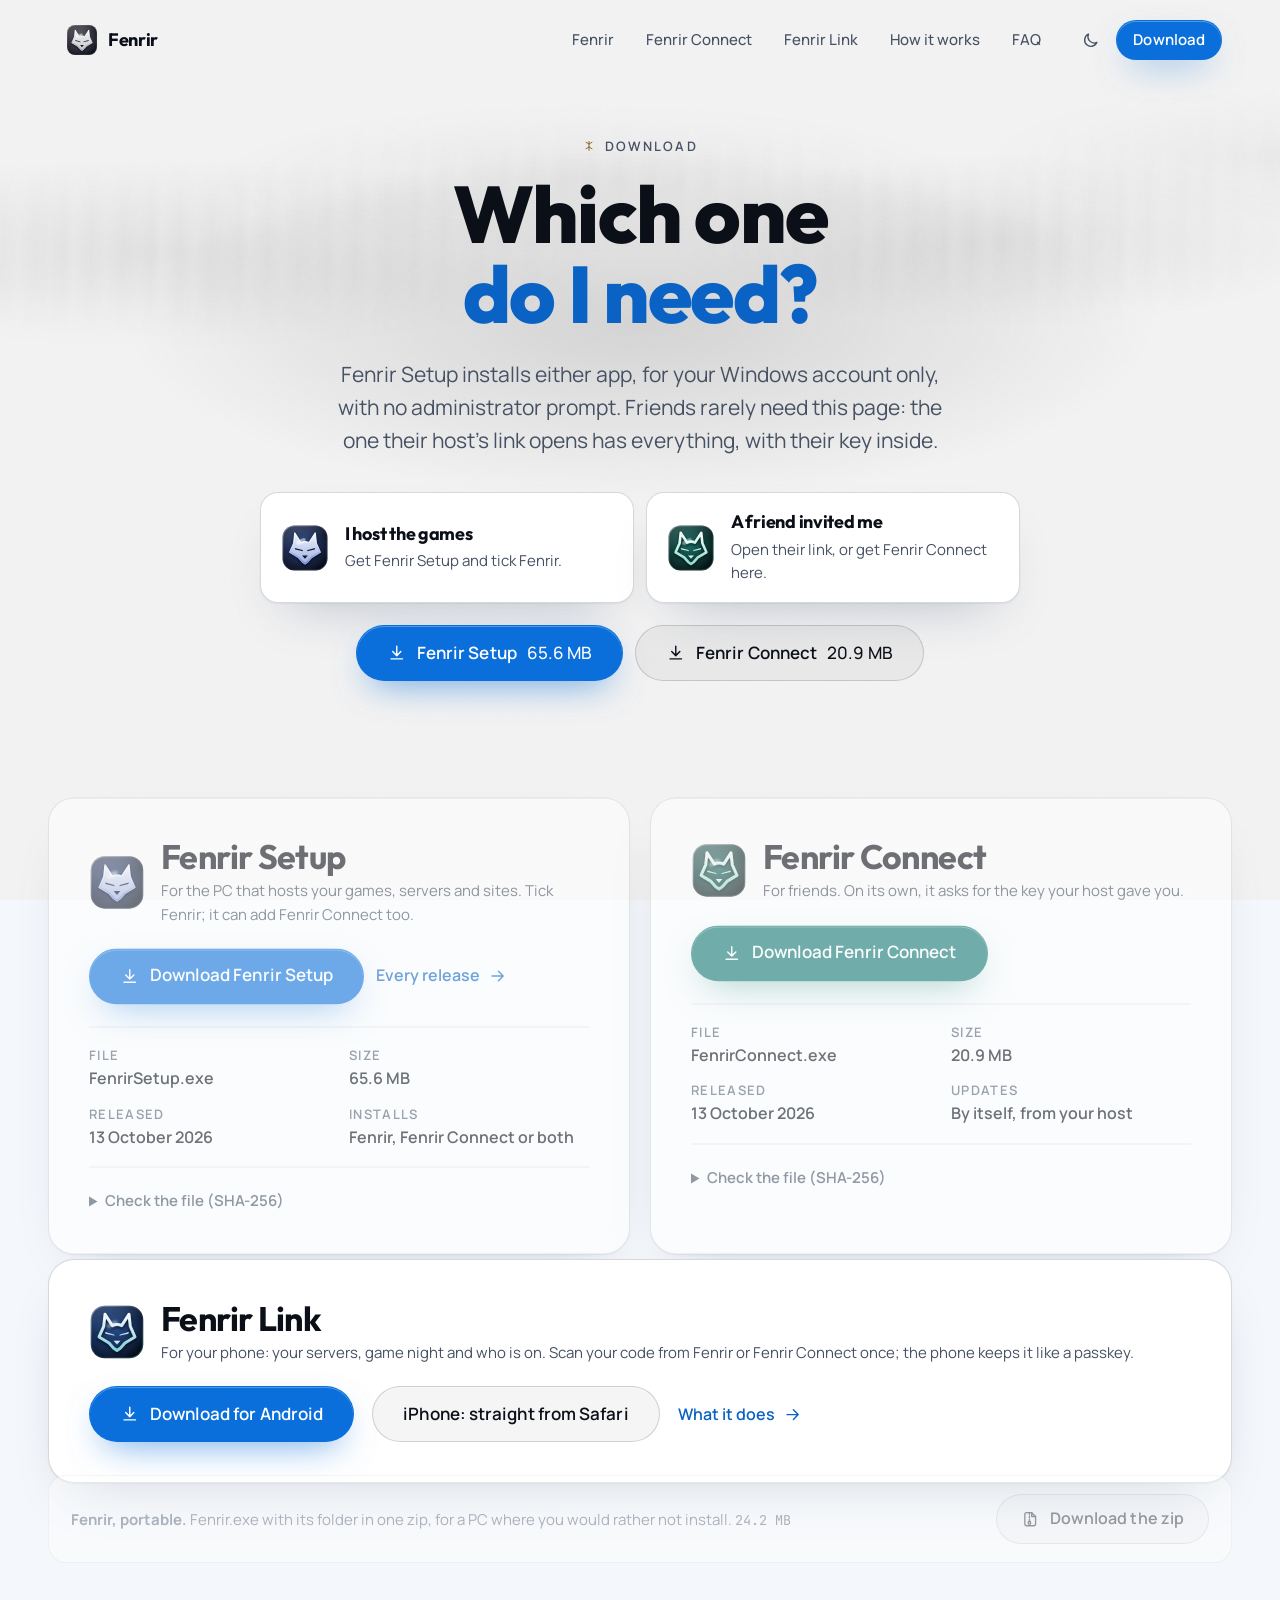
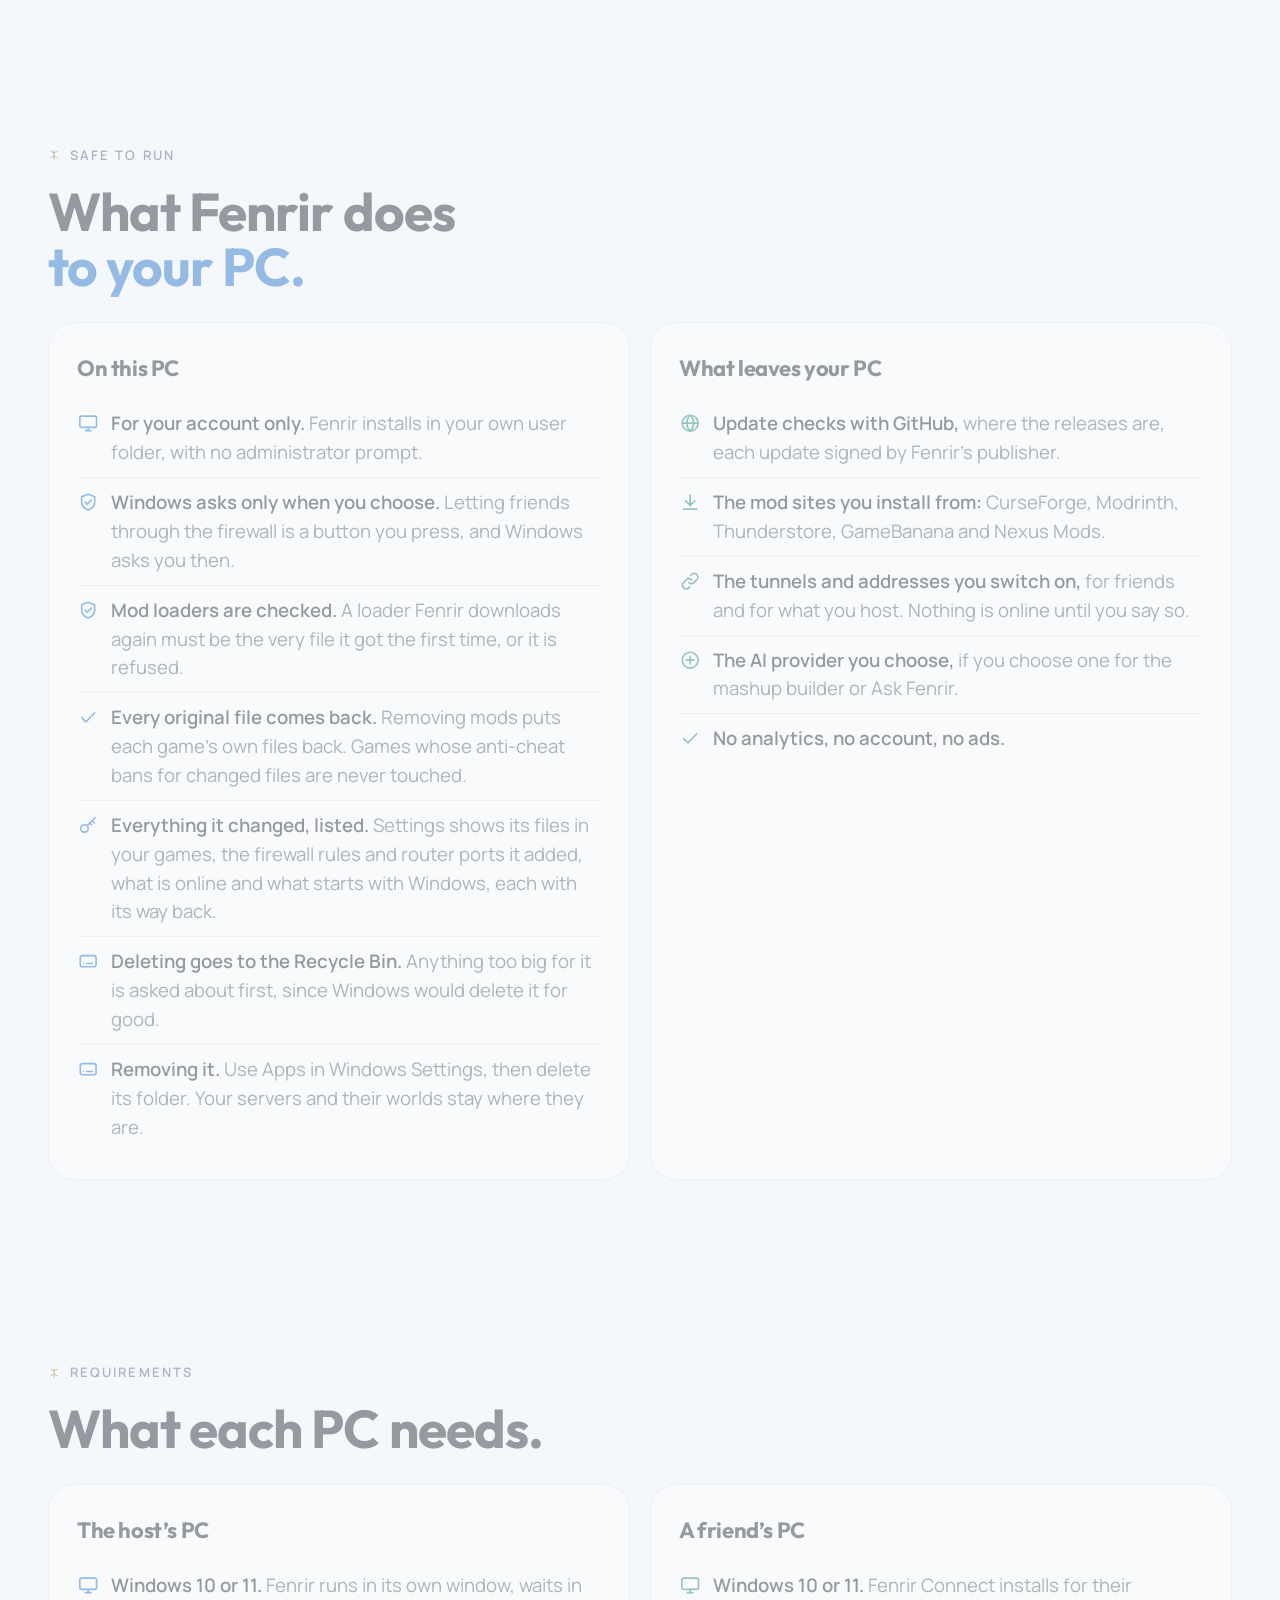
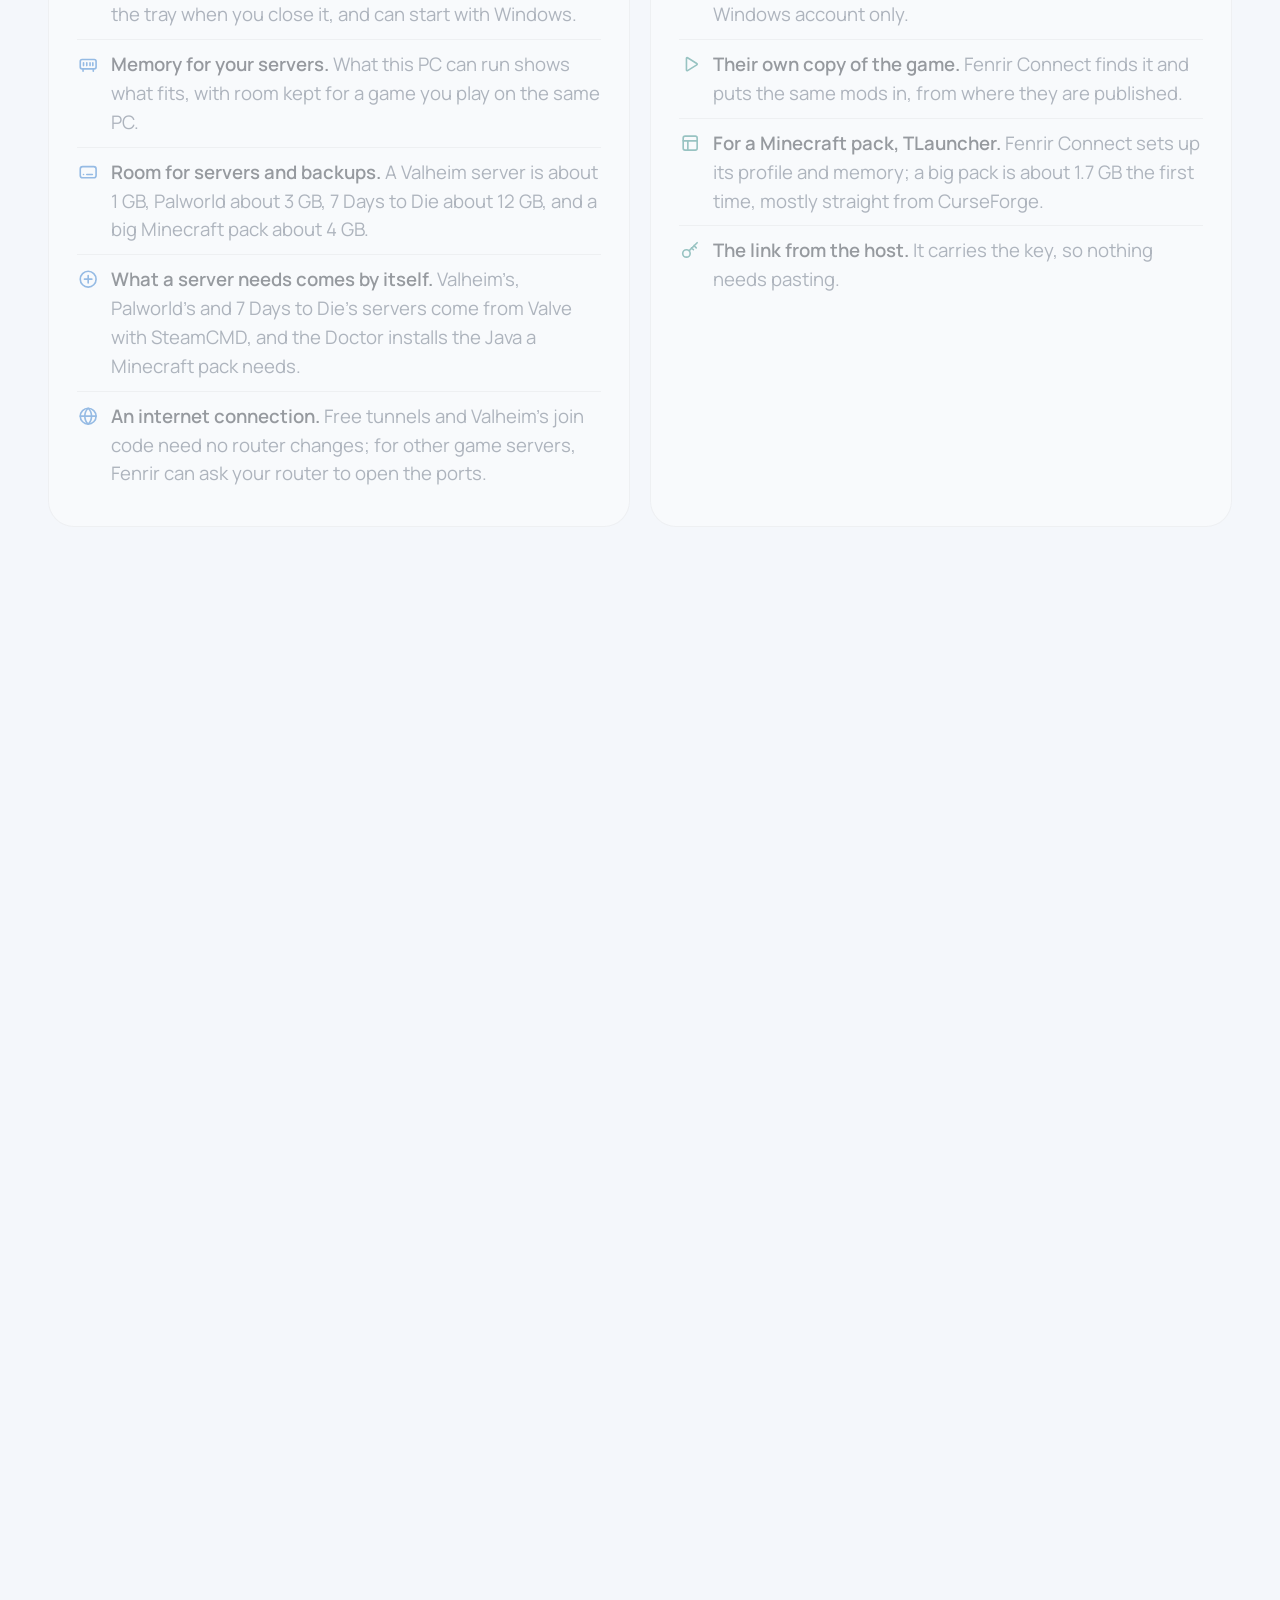
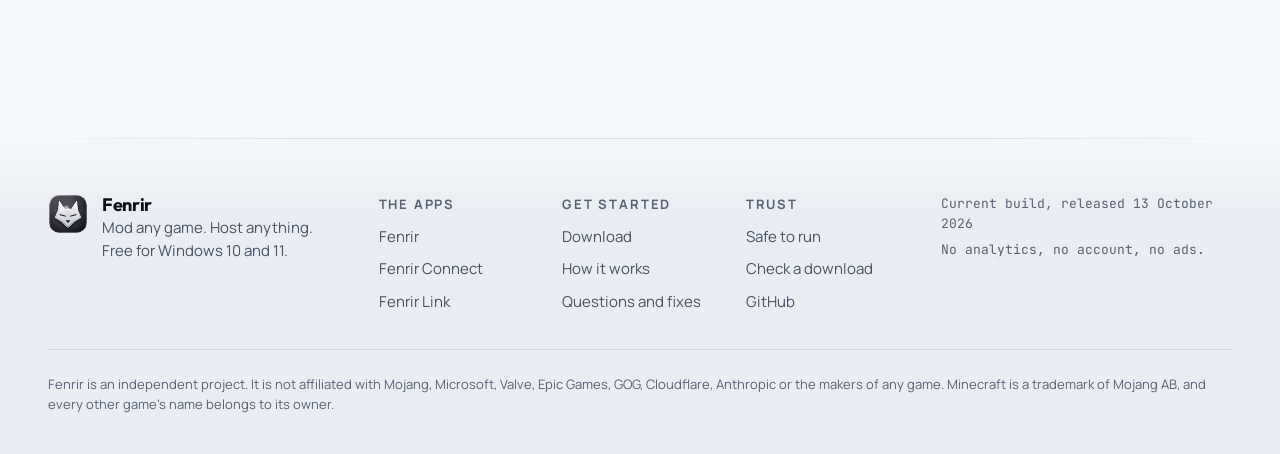
<file: download.html>
<!doctype html>
<html lang="en">
<head>
<meta charset="utf-8">
<meta name="viewport" content="width=device-width, initial-scale=1, viewport-fit=cover">
<title>Download Fenrir, Fenrir Connect and Fenrir Link · free</title>
<meta name="description" content="Download Fenrir Setup for the PC that hosts, Fenrir Connect for friends and Fenrir Link for your phone. File sizes, SHA-256 checksums and what each PC needs.">
<meta name="theme-color" content="#0b0f17">
<meta property="og:type" content="website">
<meta property="og:site_name" content="Fenrir">
<meta property="og:title" content="Download Fenrir">
<meta property="og:description" content="Fenrir Setup for the PC that hosts, Fenrir Connect for friends, Fenrir Link for your phone. Free, with checksums for every file.">
<meta property="og:url" content="https://iksamxul.github.io/fenrir/download">
<meta property="og:image" content="https://iksamxul.github.io/fenrir/assets/social.jpg">
<meta property="og:image:width" content="1200">
<meta property="og:image:height" content="630">
<meta property="og:image:alt" content="Fenrir: mod any game, host anything. Beside it, Fenrir's Games page with a game night tonight and the games on this PC.">
<meta name="twitter:card" content="summary_large_image">
<meta name="twitter:title" content="Download Fenrir">
<meta name="twitter:description" content="Fenrir Setup for the PC that hosts, Fenrir Connect for friends, Fenrir Link for your phone. Free, with checksums for every file.">
<meta name="twitter:image" content="https://iksamxul.github.io/fenrir/assets/social.jpg">
<meta name="twitter:image:alt" content="Fenrir: mod any game, host anything. Beside it, Fenrir's Games page with a game night tonight and the games on this PC.">
<link rel="canonical" href="https://iksamxul.github.io/fenrir/download">
<link rel="icon" href="assets/fenrir.svg" type="image/svg+xml">
<link rel="icon" href="assets/wolf.png" type="image/png" sizes="256x256">
<link rel="apple-touch-icon" href="assets/wolf.png">
<link rel="preconnect" href="https://fonts.googleapis.com">
<link rel="preconnect" href="https://fonts.gstatic.com" crossorigin>
<link rel="stylesheet" href="https://fonts.googleapis.com/css2?family=JetBrains+Mono:wght@400;500&family=Manrope:wght@400;500;600;700&family=Outfit:wght@700;800&display=swap">
<link rel="stylesheet" href="assets/site.css">
<script>(function(r){r.classList.add('js');try{var t=localStorage.getItem('fenrir-theme');if(t==='light'||t==='dark')r.setAttribute('data-theme',t)}catch(e){}var m=window.matchMedia;if(!(m&&m('(prefers-reduced-motion: reduce)').matches)){var p=['fenrir','midnight','sakura','ember','yggdrasil','aurora','snow','graphite'][Math.floor(Date.now()/3140)%8];r.setAttribute('data-palette',p);r.setAttribute('data-pa',p);r.setAttribute('data-pb',p);r.setAttribute('data-slot','a')}})(document.documentElement)</script>
<script src="assets/site.js" defer></script>
<script src="assets/motion.js" defer></script>
<script type="application/ld+json">{"@context":"https://schema.org","@type":"SoftwareApplication","name":"Fenrir","applicationCategory":"GameApplication","applicationSubCategory":"Mod manager and game server host","operatingSystem":"Windows 10, Windows 11","isAccessibleForFree":true,"offers":{"@type":"Offer","price":"0","priceCurrency":"USD"},"description":"Fenrir turns one Windows PC into a home for your games and your friends: mods for every game you own with every original file put back, game servers, your own sites and apps online, and a link of its own for every friend.","url":"https://iksamxul.github.io/fenrir/","downloadUrl":"https://iksamxul.github.io/fenrir/download","image":"https://iksamxul.github.io/fenrir/assets/social.jpg","author":{"@type":"Person","name":"iksamxul","url":"https://github.com/iksamxul"}}</script>
</head>
<body>
<div class="atmos" aria-hidden="true"><i class="atmos__a"></i><i class="atmos__b"></i></div>
<div class="top-sentinel" aria-hidden="true"></div>
<svg class="sprite" aria-hidden="true" focusable="false" xmlns="http://www.w3.org/2000/svg">
<symbol id="rune" viewBox="0 0 24 24"><path d="M12 3v18M12 8l6-3.5M12 8L6 4.5M12 14l6 3.5M12 14l-6 3.5"/></symbol>
<symbol id="i-arrow" viewBox="0 0 24 24"><path d="M5 12h14M13 6l6 6-6 6"/></symbol>
<symbol id="i-check" viewBox="0 0 24 24"><path d="M5 12.5l4.5 4.5L19 7.5"/></symbol>
<symbol id="i-copy" viewBox="0 0 24 24"><rect x="8.5" y="8.5" width="11" height="11" rx="2.5"/><path d="M15.5 8.5V7A2.5 2.5 0 0 0 13 4.5H7A2.5 2.5 0 0 0 4.5 7v6A2.5 2.5 0 0 0 7 15.5h1.5"/></symbol>
<symbol id="i-cube" viewBox="0 0 24 24"><rect x="4.5" y="4.5" width="15" height="15" rx="2"/><path d="M4.5 9.5h15M9.5 9.5v10"/></symbol>
<symbol id="i-disk" viewBox="0 0 24 24"><rect x="3.5" y="6" width="17" height="12" rx="2.5"/><path d="M10.5 14.5h6M7 14.5h.01"/></symbol>
<symbol id="i-down" viewBox="0 0 24 24"><path d="M12 4v11M7 10.5l5 5 5-5M5 19.5h14"/></symbol>
<symbol id="i-globe" viewBox="0 0 24 24"><circle cx="12" cy="12" r="8.5"/><path d="M3.5 12h17M12 3.5c2.4 2.3 3.6 5.1 3.6 8.5s-1.2 6.2-3.6 8.5c-2.4-2.3-3.6-5.1-3.6-8.5s1.2-6.2 3.6-8.5z"/></symbol>
<symbol id="i-info" viewBox="0 0 24 24"><circle cx="12" cy="12" r="8.5"/><path d="M12 11v5.5M12 7.8v.01"/></symbol>
<symbol id="i-key" viewBox="0 0 24 24"><circle cx="8" cy="15.5" r="4"/><path d="M11 12.5l8.5-8.5M16 7l2.5 2.5M13.5 9.5l2 2"/></symbol>
<symbol id="i-link" viewBox="0 0 24 24"><path d="M10.5 13.5a4 4 0 0 0 5.66 0l3-3a4 4 0 0 0-5.66-5.66L12.4 5.9M13.5 10.5a4 4 0 0 0-5.66 0l-3 3a4 4 0 0 0 5.66 5.66l1.1-1.06"/></symbol>
<symbol id="i-memory" viewBox="0 0 24 24"><rect x="3.5" y="7" width="17" height="10" rx="2"/><path d="M7 10.5v3M10.5 10.5v3M14 10.5v3M17 10.5v3M6.5 17v2.5M17.5 17v2.5"/></symbol>
<symbol id="i-moon" viewBox="0 0 24 24"><path d="M20 14.5A8 8 0 0 1 9.5 4a8 8 0 1 0 10.5 10.5z"/></symbol>
<symbol id="i-pc" viewBox="0 0 24 24"><rect x="3" y="4.5" width="18" height="12" rx="2"/><path d="M9 20h6M12 16.5V20"/></symbol>
<symbol id="i-play" viewBox="0 0 24 24"><path d="M8 5.8v12.4a.8.8 0 0 0 1.2.7l9.9-6.2a.8.8 0 0 0 0-1.4L9.2 5.1A.8.8 0 0 0 8 5.8z"/></symbol>
<symbol id="i-plus" viewBox="0 0 24 24"><circle cx="12" cy="12" r="8.5"/><path d="M12 8v8M8 12h8"/></symbol>
<symbol id="i-shield" viewBox="0 0 24 24"><path d="M12 3.5l7 2.8v5.2c0 4.3-2.9 7.6-7 9-4.1-1.4-7-4.7-7-9V6.3z"/><path d="M8.8 12l2.2 2.2 4.2-4.4"/></symbol>
<symbol id="i-sun" viewBox="0 0 24 24"><circle cx="12" cy="12" r="4"/><path d="M12 2.5v2M12 19.5v2M2.5 12h2M19.5 12h2M5.3 5.3l1.4 1.4M17.3 17.3l1.4 1.4M5.3 18.7l1.4-1.4M17.3 6.7l1.4-1.4"/></symbol>
<symbol id="i-warn" viewBox="0 0 24 24"><path d="M10.3 4.6L2.9 17.5a2 2 0 0 0 1.7 3h14.8a2 2 0 0 0 1.7-3L13.7 4.6a2 2 0 0 0-3.4 0z"/><path d="M12 9.5V14M12 17.2v.01"/></symbol>
<symbol id="i-zip" viewBox="0 0 24 24"><path d="M14 3.5H7.5A2.5 2.5 0 0 0 5 6v12a2.5 2.5 0 0 0 2.5 2.5h9A2.5 2.5 0 0 0 19 18V8.5z"/><path d="M14 3.5v5h5M11 4v2M11 8v2M11 12v2"/><rect x="9.5" y="15" width="3" height="3.5" rx="1"/></symbol>
</svg>
<svg class="sprite logo-defs" aria-hidden="true" focusable="false" xmlns="http://www.w3.org/2000/svg">
<defs>
<linearGradient id="fma-tile" x1="0" y1="0" x2="1" y2="1"><stop offset="0" class="fma-tile-a"/><stop offset="1" class="fma-tile-b"/></linearGradient>
<radialGradient id="fma-halo" cx=".5" cy=".46" r=".6"><stop offset="0" class="fma-halo-a"/><stop offset="1" class="fma-halo-b"/></radialGradient>
<linearGradient id="fma-rim" x1="0" y1="0" x2="1" y2="1"><stop offset="0" stop-color="#ffffff" stop-opacity=".42"/><stop offset=".55" stop-color="#ffffff" stop-opacity=".05"/><stop offset="1" class="fma-rim-c"/></linearGradient>
<linearGradient id="fma-glass" x1="0" y1="0" x2="0" y2="1"><stop offset="0" class="fma-glass-a"/><stop offset="1" class="fma-glass-b"/></linearGradient>
<linearGradient id="fmb-tile" x1="0" y1="0" x2="1" y2="1"><stop offset="0" class="fmb-tile-a"/><stop offset="1" class="fmb-tile-b"/></linearGradient>
<radialGradient id="fmb-halo" cx=".5" cy=".46" r=".6"><stop offset="0" class="fmb-halo-a"/><stop offset="1" class="fmb-halo-b"/></radialGradient>
<linearGradient id="fmb-rim" x1="0" y1="0" x2="1" y2="1"><stop offset="0" stop-color="#ffffff" stop-opacity=".42"/><stop offset=".55" stop-color="#ffffff" stop-opacity=".05"/><stop offset="1" class="fmb-rim-c"/></linearGradient>
<linearGradient id="fmb-glass" x1="0" y1="0" x2="0" y2="1"><stop offset="0" class="fmb-glass-a"/><stop offset="1" class="fmb-glass-b"/></linearGradient>
<linearGradient id="fm-sheen" x1="0" y1="0" x2=".35" y2="1"><stop offset="0" stop-color="#ffffff" stop-opacity=".16"/><stop offset=".5" stop-color="#ffffff" stop-opacity="0"/></linearGradient>
<linearGradient id="fm-top" x1="0" y1="0" x2="0" y2="1"><stop offset=".05" stop-color="#ffffff"/><stop offset=".75" stop-color="#000000"/></linearGradient>
<linearGradient id="fm-bot" x1="0" y1="0" x2="0" y2="1"><stop offset=".35" stop-color="#000000"/><stop offset="1" stop-color="#ffffff"/></linearGradient>
<mask id="fm-mtop"><rect width="64" height="64" fill="url(#fm-top)"/></mask>
<mask id="fm-mbot"><rect width="64" height="64" fill="url(#fm-bot)"/></mask>
<clipPath id="fm-head"><path d="M14 6L25 23Q32 19.5 39 23L50 6L52 24L59 40L44 49L37 57L32 60.5L27 57L20 49L5 40L12 24Z"/></clipPath>
<mask id="fm-cut"><rect width="64" height="64" fill="#ffffff"/><path d="M14 32.5L27.6 36.2L28.6 38.2L15 35ZM50 32.5L36.4 36.2L35.4 38.2L49 35Z" fill="#000000"/><path d="M27 45.5H37L32 51.5Z" fill="#000000"/></mask>
<filter id="fm-blurs" x="-30%" y="-30%" width="160%" height="160%"><feGaussianBlur stdDeviation="2.4"/></filter>
<filter id="fm-blurm" x="-30%" y="-30%" width="160%" height="160%"><feGaussianBlur stdDeviation="1.2"/></filter>
<filter id="fm-blurt" x="-30%" y="-30%" width="160%" height="160%"><feGaussianBlur stdDeviation=".55"/></filter>
</defs>
<symbol id="fenrir-mark-a" viewBox="0 0 64 64">
<rect x="2" y="2" width="60" height="60" rx="16" fill="url(#fma-tile)"/><rect x="2" y="2" width="60" height="60" rx="16" fill="url(#fma-halo)"/><rect x="2" y="2" width="60" height="60" rx="16" fill="url(#fm-sheen)"/>
<rect x="2.6" y="2.6" width="58.8" height="58.8" rx="15.4" fill="none" stroke="url(#fma-rim)" stroke-width="1.2"/>
<g transform="translate(32 32) scale(.76) translate(-32 -32.5)">
<path d="M14 6L25 23Q32 19.5 39 23L50 6L52 24L59 40L44 49L37 57L32 60.5L27 57L20 49L5 40L12 24Z" fill="#000000" opacity=".6" stroke="#000000" stroke-width="2" stroke-linejoin="round" transform="translate(0 3)" filter="url(#fm-blurs)"/>
<g mask="url(#fm-cut)">
<path d="M14 6L25 23Q32 19.5 39 23L50 6L52 24L59 40L44 49L37 57L32 60.5L27 57L20 49L5 40L12 24Z" fill="url(#fma-glass)" stroke="url(#fma-glass)" stroke-width="2" stroke-linejoin="round"/>
<g clip-path="url(#fm-head)" mask="url(#fm-mbot)"><path class="fma-deep" d="M14 6L25 23Q32 19.5 39 23L50 6L52 24L59 40L44 49L37 57L32 60.5L27 57L20 49L5 40L12 24Z" fill="none" stroke-opacity=".5" stroke-width="4" stroke-linejoin="round" filter="url(#fm-blurt)"/></g>
<g clip-path="url(#fm-head)" mask="url(#fm-mtop)"><path d="M14 6L25 23Q32 19.5 39 23L50 6L52 24L59 40L44 49L37 57L32 60.5L27 57L20 49L5 40L12 24Z" fill="none" stroke="#ffffff" stroke-width="1.6" stroke-linejoin="round" transform="translate(0 .7)"/></g>
<ellipse cx="25" cy="21" rx="9" ry="4" fill="#ffffff" opacity=".55" filter="url(#fm-blurm)" transform="rotate(-28 25 21)"/>
</g>
</g>
</symbol>
<symbol id="fenrir-mark-b" viewBox="0 0 64 64">
<rect x="2" y="2" width="60" height="60" rx="16" fill="url(#fmb-tile)"/><rect x="2" y="2" width="60" height="60" rx="16" fill="url(#fmb-halo)"/><rect x="2" y="2" width="60" height="60" rx="16" fill="url(#fm-sheen)"/>
<rect x="2.6" y="2.6" width="58.8" height="58.8" rx="15.4" fill="none" stroke="url(#fmb-rim)" stroke-width="1.2"/>
<g transform="translate(32 32) scale(.76) translate(-32 -32.5)">
<path d="M14 6L25 23Q32 19.5 39 23L50 6L52 24L59 40L44 49L37 57L32 60.5L27 57L20 49L5 40L12 24Z" fill="#000000" opacity=".6" stroke="#000000" stroke-width="2" stroke-linejoin="round" transform="translate(0 3)" filter="url(#fm-blurs)"/>
<g mask="url(#fm-cut)">
<path d="M14 6L25 23Q32 19.5 39 23L50 6L52 24L59 40L44 49L37 57L32 60.5L27 57L20 49L5 40L12 24Z" fill="url(#fmb-glass)" stroke="url(#fmb-glass)" stroke-width="2" stroke-linejoin="round"/>
<g clip-path="url(#fm-head)" mask="url(#fm-mbot)"><path class="fmb-deep" d="M14 6L25 23Q32 19.5 39 23L50 6L52 24L59 40L44 49L37 57L32 60.5L27 57L20 49L5 40L12 24Z" fill="none" stroke-opacity=".5" stroke-width="4" stroke-linejoin="round" filter="url(#fm-blurt)"/></g>
<g clip-path="url(#fm-head)" mask="url(#fm-mtop)"><path d="M14 6L25 23Q32 19.5 39 23L50 6L52 24L59 40L44 49L37 57L32 60.5L27 57L20 49L5 40L12 24Z" fill="none" stroke="#ffffff" stroke-width="1.6" stroke-linejoin="round" transform="translate(0 .7)"/></g>
<ellipse cx="25" cy="21" rx="9" ry="4" fill="#ffffff" opacity=".55" filter="url(#fm-blurm)" transform="rotate(-28 25 21)"/>
</g>
</g>
</symbol>
</svg>
<a class="skip" href="#main">Skip to content</a>

<header class="nav" data-nav>
  <div class="nav__in">
    <a class="nav__brand" href="./" aria-label="Fenrir, home"><span class="logo" aria-hidden="true"><svg width="32" height="32" viewBox="0 0 64 64" focusable="false"><use href="#fenrir-mark-a"/></svg><span class="lg-b"><svg width="32" height="32" viewBox="0 0 64 64" focusable="false"><use href="#fenrir-mark-b"/></svg></span></span><span>Fenrir</span></a>
    <nav class="nav__links" id="nav-links" aria-label="Main">
      <span class="nav__pill" aria-hidden="true"></span>
      <a href="host">Fenrir</a>
      <a href="connect">Fenrir Connect</a>
      <a href="link">Fenrir Link</a>
      <a href="./#how">How it works</a>
      <a href="faq">FAQ</a>
    </nav>
    <div class="nav__end">
      <button class="nav__icon" type="button" data-theme-toggle aria-label="Switch to light theme"><svg class="i t-sun" aria-hidden="true"><use href="#i-sun"/></svg><svg class="i t-moon" aria-hidden="true"><use href="#i-moon"/></svg></button>
      <a class="btn btn--primary btn--sm" href="download" aria-current="page">Download</a>
      <button class="nav__icon nav__menu" type="button" aria-expanded="false" aria-controls="nav-links" aria-label="Open the menu"><span class="burger" aria-hidden="true"><i></i><i></i></span></button>
    </div>
  </div>
</header>

<main id="main">

  <section class="phero sky" aria-labelledby="page-title" data-ambient>
    <div class="sky__stars" aria-hidden="true"></div>
    <div class="aurora" aria-hidden="true"><div class="aurora__haze"></div><div class="aurora__band"></div></div>
    <div class="wrap">
      <p class="eyebrow"><svg class="rune" aria-hidden="true"><use href="#rune"/></svg>Download</p>
      <h1 class="page-title" id="page-title"><span class="line">Which one</span> <span class="line accent">do I need?</span></h1>
      <p class="lead">Fenrir Setup installs either app, for your Windows account only, with no administrator prompt. Friends rarely need this page: the one their host’s link opens has everything, with their key inside.</p>
      <div class="choose" role="group" aria-label="Who are you?">
        <button class="choose__btn" type="button" data-choose="fenrir" aria-pressed="false"><img src="assets/fenrir.svg" width="48" height="48" alt=""><b>I host the games</b><span>Get Fenrir Setup and tick Fenrir.</span></button>
        <button class="choose__btn" type="button" data-choose="connect" aria-pressed="false"><img src="assets/connect.svg" width="48" height="48" alt=""><b>A friend invited me</b><span>Open their link, or get Fenrir Connect here.</span></button>
      </div>
      <div class="phone-note" data-phone-only hidden>
        <p><b>On your phone?</b> Each of these runs on a Windows PC. Send this page to your PC and open it there.</p>
        <div class="phone-note__row"><button class="btn btn--teal" type="button" data-share-page><span data-label>Send it to my PC</span></button><a class="btn btn--ghost" href="link">Fenrir Link for this phone</a></div>
      </div>
      <div class="quick-dl">
        <a class="btn btn--primary btn--lg" data-v-href="fenrir" role="link" aria-disabled="true"><svg class="i" aria-hidden="true"><use href="#i-down"/></svg>Fenrir Setup <span class="quick-dl__size" data-vt="{fenrir.size}"></span></a>
        <a class="btn btn--ghost btn--lg" data-v-href="connect" role="link" aria-disabled="true"><svg class="i" aria-hidden="true"><use href="#i-down"/></svg>Fenrir Connect <span class="quick-dl__size" data-vt="{connect.size}"></span></a>
      </div>
      <p class="notice" data-if-unpublished hidden><svg class="i" aria-hidden="true"><use href="#i-info"/></svg><span>The downloads are not published yet. The buttons below come alive as soon as the first release is up.</span></p>
      <p class="notice" data-v-fail hidden><svg class="i" aria-hidden="true"><use href="#i-warn"/></svg><span>The download details come from versions.json, and a browser will not read it from a file on disk. Open this page from its web address.</span></p>
    </div>
  </section>

  <section class="section" aria-label="Downloads">
    <div class="wrap">
      <p class="notice notice--teal" data-for="connect" hidden><svg class="i" aria-hidden="true"><use href="#i-link"/></svg><span>Have a link from your host? Open it instead. Its page has Fenrir Setup with your key inside, so nothing needs pasting and the app connects by itself.</span></p>
      <div class="dl-grid">
        <article class="dl" id="fenrir" data-card="fenrir" aria-labelledby="t-fenrir">
          <div class="dl__head"><img src="assets/fenrir.svg" width="56" height="56" alt=""><div><h2 id="t-fenrir">Fenrir Setup</h2><p>For the PC that hosts your games, servers and sites. Tick Fenrir; it can add Fenrir Connect too.</p></div></div>
          <div class="dl__actions dl__actions--top">
            <a class="btn btn--primary btn--lg" data-v-href="fenrir" role="link" aria-disabled="true"><svg class="i" aria-hidden="true"><use href="#i-down"/></svg>Download Fenrir Setup</a>
            <a class="more" data-v-page style="margin-top:0" href="download">Every release <svg class="i" aria-hidden="true"><use href="#i-arrow"/></svg></a>
          </div>
          <dl class="dl__facts">
            <div><dt>File</dt><dd data-vt="{fenrir.file}">FenrirSetup.exe</dd></div>
            <div><dt>Size</dt><dd data-vt="{fenrir.size}">See versions.json</dd></div>
            <div><dt>Released</dt><dd data-vt="{released}">The current build</dd></div>
            <div><dt>Installs</dt><dd>Fenrir, Fenrir Connect or both</dd></div>
          </dl>
          <details class="dl__check">
            <summary>Check the file (SHA-256)</summary>
          <div class="dl__sha">
            <div class="dl__row"><span class="fine">SHA-256</span><button class="copy-btn" type="button" data-copy="#sha-fenrir"><svg class="i" aria-hidden="true"><use href="#i-copy"/></svg><span data-label aria-live="polite">Copy</span></button></div>
            <code id="sha-fenrir" data-v-sha="fenrir">Loads from versions.json</code>
          </div>
          </details>
        </article>
        <article class="dl dl--connect" id="connect" data-card="connect" aria-labelledby="t-connect">
          <div class="dl__head"><img src="assets/connect.svg" width="56" height="56" alt=""><div><h2 id="t-connect">Fenrir Connect</h2><p>For friends. On its own, it asks for the key your host gave you.</p></div></div>
          <div class="dl__actions dl__actions--top">
            <a class="btn btn--teal btn--lg" data-v-href="connect" role="link" aria-disabled="true"><svg class="i" aria-hidden="true"><use href="#i-down"/></svg>Download Fenrir Connect</a>
          </div>
          <dl class="dl__facts">
            <div><dt>File</dt><dd data-vt="{connect.file}">FenrirConnect.exe</dd></div>
            <div><dt>Size</dt><dd data-vt="{connect.size}">See versions.json</dd></div>
            <div><dt>Released</dt><dd data-vt="{released}">The current build</dd></div>
            <div><dt>Updates</dt><dd>By itself, from your host</dd></div>
          </dl>
          <details class="dl__check">
            <summary>Check the file (SHA-256)</summary>
          <div class="dl__sha">
            <div class="dl__row"><span class="fine">SHA-256</span><button class="copy-btn" type="button" data-copy="#sha-connect"><svg class="i" aria-hidden="true"><use href="#i-copy"/></svg><span data-label aria-live="polite">Copy</span></button></div>
            <code id="sha-connect" data-v-sha="connect">Loads from versions.json</code>
          </div>
          </details>
        </article>
      </div>
      <article class="dl dl--wide" id="link-app" aria-labelledby="t-link-app">
        <div class="dl__head"><img src="assets/link.svg" width="56" height="56" alt=""><div><h2 id="t-link-app">Fenrir Link</h2><p>For your phone: your servers, game night and who is on. Scan your code from Fenrir or Fenrir Connect once; the phone keeps it like a passkey.</p></div></div>
        <div class="dl__actions">
          <a class="btn btn--primary btn--lg" data-v-href="linkAndroid" role="link" aria-disabled="true"><svg class="i" aria-hidden="true"><use href="#i-down"/></svg>Download for Android</a>
          <a class="btn btn--ghost btn--lg" href="link#iphone">iPhone: straight from Safari</a>
          <a class="more" style="margin-top:0" href="link">What it does <svg class="i" aria-hidden="true"><use href="#i-arrow"/></svg></a>
        </div>
      </article>
      <div class="portable" data-v-row="portable" hidden>
        <p><b>Fenrir, portable.</b> Fenrir.exe with its folder in one zip, for a PC where you would rather not install. <span class="mono" data-vt="{portable.size}"></span></p>
        <a class="btn btn--ghost" data-v-href="portable" role="link" aria-disabled="true"><svg class="i" aria-hidden="true"><use href="#i-zip"/></svg>Download the zip</a>
      </div>
    </div>
  </section>

  <section class="section" id="safe" aria-labelledby="t-safe">
    <div class="wrap">
      <div class="section__head">
        <p class="eyebrow"><svg class="rune" aria-hidden="true"><use href="#rune"/></svg>Safe to run</p>
        <h2 class="title" id="t-safe"><span class="line">What Fenrir does</span> <span class="line accent">to your PC.</span></h2>
      </div>
      <div class="req">
        <div class="req__col">
          <h3>On this PC</h3>
          <ul>
            <li><svg class="i" aria-hidden="true"><use href="#i-pc"/></svg><span><b>For your account only.</b> Fenrir installs in your own user folder, with no administrator prompt.</span></li>
            <li><svg class="i" aria-hidden="true"><use href="#i-shield"/></svg><span><b>Windows asks only when you choose.</b> Letting friends through the firewall is a button you press, and Windows asks you then.</span></li>
            <li><svg class="i" aria-hidden="true"><use href="#i-shield"/></svg><span><b>Mod loaders are checked.</b> A loader Fenrir downloads again must be the very file it got the first time, or it is refused.</span></li>
            <li><svg class="i" aria-hidden="true"><use href="#i-check"/></svg><span><b>Every original file comes back.</b> Removing mods puts each game's own files back. Games whose anti-cheat bans for changed files are never touched.</span></li>
            <li><svg class="i" aria-hidden="true"><use href="#i-key"/></svg><span><b>Everything it changed, listed.</b> Settings shows its files in your games, the firewall rules and router ports it added, what is online and what starts with Windows, each with its way back.</span></li>
            <li><svg class="i" aria-hidden="true"><use href="#i-disk"/></svg><span><b>Deleting goes to the Recycle Bin.</b> Anything too big for it is asked about first, since Windows would delete it for good.</span></li>
            <li><svg class="i" aria-hidden="true"><use href="#i-disk"/></svg><span><b>Removing it.</b> Use Apps in Windows Settings, then delete its folder. Your servers and their worlds stay where they are.</span></li>
          </ul>
        </div>
        <div class="req__col" style="--accent-text:var(--teal-text)">
          <h3>What leaves your PC</h3>
          <ul>
            <li><svg class="i" aria-hidden="true"><use href="#i-globe"/></svg><span><b>Update checks with GitHub,</b> where the releases are, each update signed by Fenrir's publisher.</span></li>
            <li><svg class="i" aria-hidden="true"><use href="#i-down"/></svg><span><b>The mod sites you install from:</b> CurseForge, Modrinth, Thunderstore, GameBanana and Nexus Mods.</span></li>
            <li><svg class="i" aria-hidden="true"><use href="#i-link"/></svg><span><b>The tunnels and addresses you switch on,</b> for friends and for what you host. Nothing is online until you say so.</span></li>
            <li><svg class="i" aria-hidden="true"><use href="#i-plus"/></svg><span><b>The AI provider you choose,</b> if you choose one for the mashup builder or Ask Fenrir.</span></li>
            <li><svg class="i" aria-hidden="true"><use href="#i-check"/></svg><span><b>No analytics, no account, no ads.</b></span></li>
          </ul>
        </div>
      </div>
    </div>
  </section>

  <section class="section" aria-labelledby="t-req">
    <div class="wrap">
      <div class="section__head">
        <p class="eyebrow"><svg class="rune" aria-hidden="true"><use href="#rune"/></svg>Requirements</p>
        <h2 class="title" id="t-req"><span class="line">What each PC needs.</span></h2>
      </div>
      <div class="req">
        <div class="req__col">
          <h3>The host’s PC</h3>
          <ul>
            <li><svg class="i" aria-hidden="true"><use href="#i-pc"/></svg><span><b>Windows 10 or 11.</b> Fenrir runs in its own window, waits in the tray when you close it, and can start with Windows.</span></li>
            <li><svg class="i" aria-hidden="true"><use href="#i-memory"/></svg><span><b>Memory for your servers.</b> What this PC can run shows what fits, with room kept for a game you play on the same PC.</span></li>
            <li><svg class="i" aria-hidden="true"><use href="#i-disk"/></svg><span><b>Room for servers and backups.</b> A Valheim server is about 1 GB, Palworld about 3 GB, 7 Days to Die about 12 GB, and a big Minecraft pack about 4 GB.</span></li>
            <li><svg class="i" aria-hidden="true"><use href="#i-plus"/></svg><span><b>What a server needs comes by itself.</b> Valheim’s, Palworld’s and 7 Days to Die’s servers come from Valve with SteamCMD, and the Doctor installs the Java a Minecraft pack needs.</span></li>
            <li><svg class="i" aria-hidden="true"><use href="#i-globe"/></svg><span><b>An internet connection.</b> Free tunnels and Valheim’s join code need no router changes; for other game servers, Fenrir can ask your router to open the ports.</span></li>
          </ul>
        </div>
        <div class="req__col" style="--accent-text:var(--teal-text)">
          <h3>A friend’s PC</h3>
          <ul>
            <li><svg class="i" aria-hidden="true"><use href="#i-pc"/></svg><span><b>Windows 10 or 11.</b> Fenrir Connect installs for their Windows account only.</span></li>
            <li><svg class="i" aria-hidden="true"><use href="#i-play"/></svg><span><b>Their own copy of the game.</b> Fenrir Connect finds it and puts the same mods in, from where they are published.</span></li>
            <li><svg class="i" aria-hidden="true"><use href="#i-cube"/></svg><span><b>For a Minecraft pack, TLauncher.</b> Fenrir Connect sets up its profile and memory; a big pack is about 1.7 GB the first time, mostly straight from CurseForge.</span></li>
            <li><svg class="i" aria-hidden="true"><use href="#i-key"/></svg><span><b>The link from the host.</b> It carries the key, so nothing needs pasting.</span></li>
          </ul>
        </div>
      </div>
    </div>
  </section>

  <section class="section" aria-label="SmartScreen and checksums">
    <div class="wrap split">
      <div class="panel">
        <p class="eyebrow"><svg class="rune" aria-hidden="true"><use href="#rune"/></svg>SmartScreen</p>
        <h2>Windows may say it protected your PC.</h2>
        <p class="copy">Fenrir is not signed by a big publisher, so SmartScreen can stop the Setup the first time. Choose <b>More info</b>, then <b>Run anyway</b>.</p>
      </div>
      <div class="panel" id="check">
        <p class="eyebrow"><svg class="rune" aria-hidden="true"><use href="#rune"/></svg>Check a download</p>
        <h2>The checksum should match.</h2>
        <p class="copy">In PowerShell, in the folder with the file, this prints its SHA-256. Compare it with the one on the card above.</p>
        <div class="cmd"><code id="cmd-hash">Get-FileHash .\FenrirSetup.exe -Algorithm SHA256</code><button class="copy-btn" type="button" data-copy="#cmd-hash"><svg class="i" aria-hidden="true"><use href="#i-copy"/></svg><span data-label aria-live="polite">Copy</span></button></div>
        <p class="copy">You only do this once. After that Fenrir keeps itself up to date, and checks every update against a signature only Fenrir’s publisher can make.</p>
      </div>
    </div>
  </section>

  <section class="section" aria-labelledby="t-new">
    <div class="wrap">
      <div class="panel">
        <p class="eyebrow"><svg class="rune" aria-hidden="true"><use href="#rune"/></svg>What’s new</p>
        <h2 id="t-new">In the current build</h2>
        <p class="fine" data-vt="Released {released}"></p>
        <ul class="notes" data-v-notes>
          <li><svg class="i" aria-hidden="true"><use href="#i-check"/></svg><span>The notes load from versions.json.</span></li>
        </ul>
      </div>
    </div>
  </section>

</main>

<footer class="foot">
  <div class="wrap foot__grid">
    <div class="foot__brand"><span class="logo" aria-hidden="true"><svg width="40" height="40" viewBox="0 0 64 64" focusable="false"><use href="#fenrir-mark-a"/></svg><span class="lg-b"><svg width="40" height="40" viewBox="0 0 64 64" focusable="false"><use href="#fenrir-mark-b"/></svg></span></span><div><b>Fenrir</b><span>Mod any game. Host anything. Free for Windows 10 and 11.</span></div></div>
    <nav class="foot__nav" aria-label="Footer">
      <div><b>The apps</b><a href="host">Fenrir</a><a href="connect">Fenrir Connect</a><a href="link">Fenrir Link</a></div>
      <div><b>Get started</b><a href="download">Download</a><a href="./#how">How it works</a><a href="faq">Questions and fixes</a></div>
      <div><b>Trust</b><a href="download#safe">Safe to run</a><a href="download#check">Check a download</a><a href="https://github.com/iksamxul/fenrir">GitHub</a></div>
    </nav>
    <p class="foot__builds"><span data-vt="Current build, released {released}">Current build</span><span>No analytics, no account, no ads.</span></p>
  </div>
  <div class="wrap foot__fine">
    <p>Fenrir is an independent project. It is not affiliated with Mojang, Microsoft, Valve, Epic Games, GOG, Cloudflare, Anthropic or the makers of any game. Minecraft is a trademark of Mojang AB, and every other game’s name belongs to its owner.</p>
  </div>
</footer>
</body>
</html>
</file>
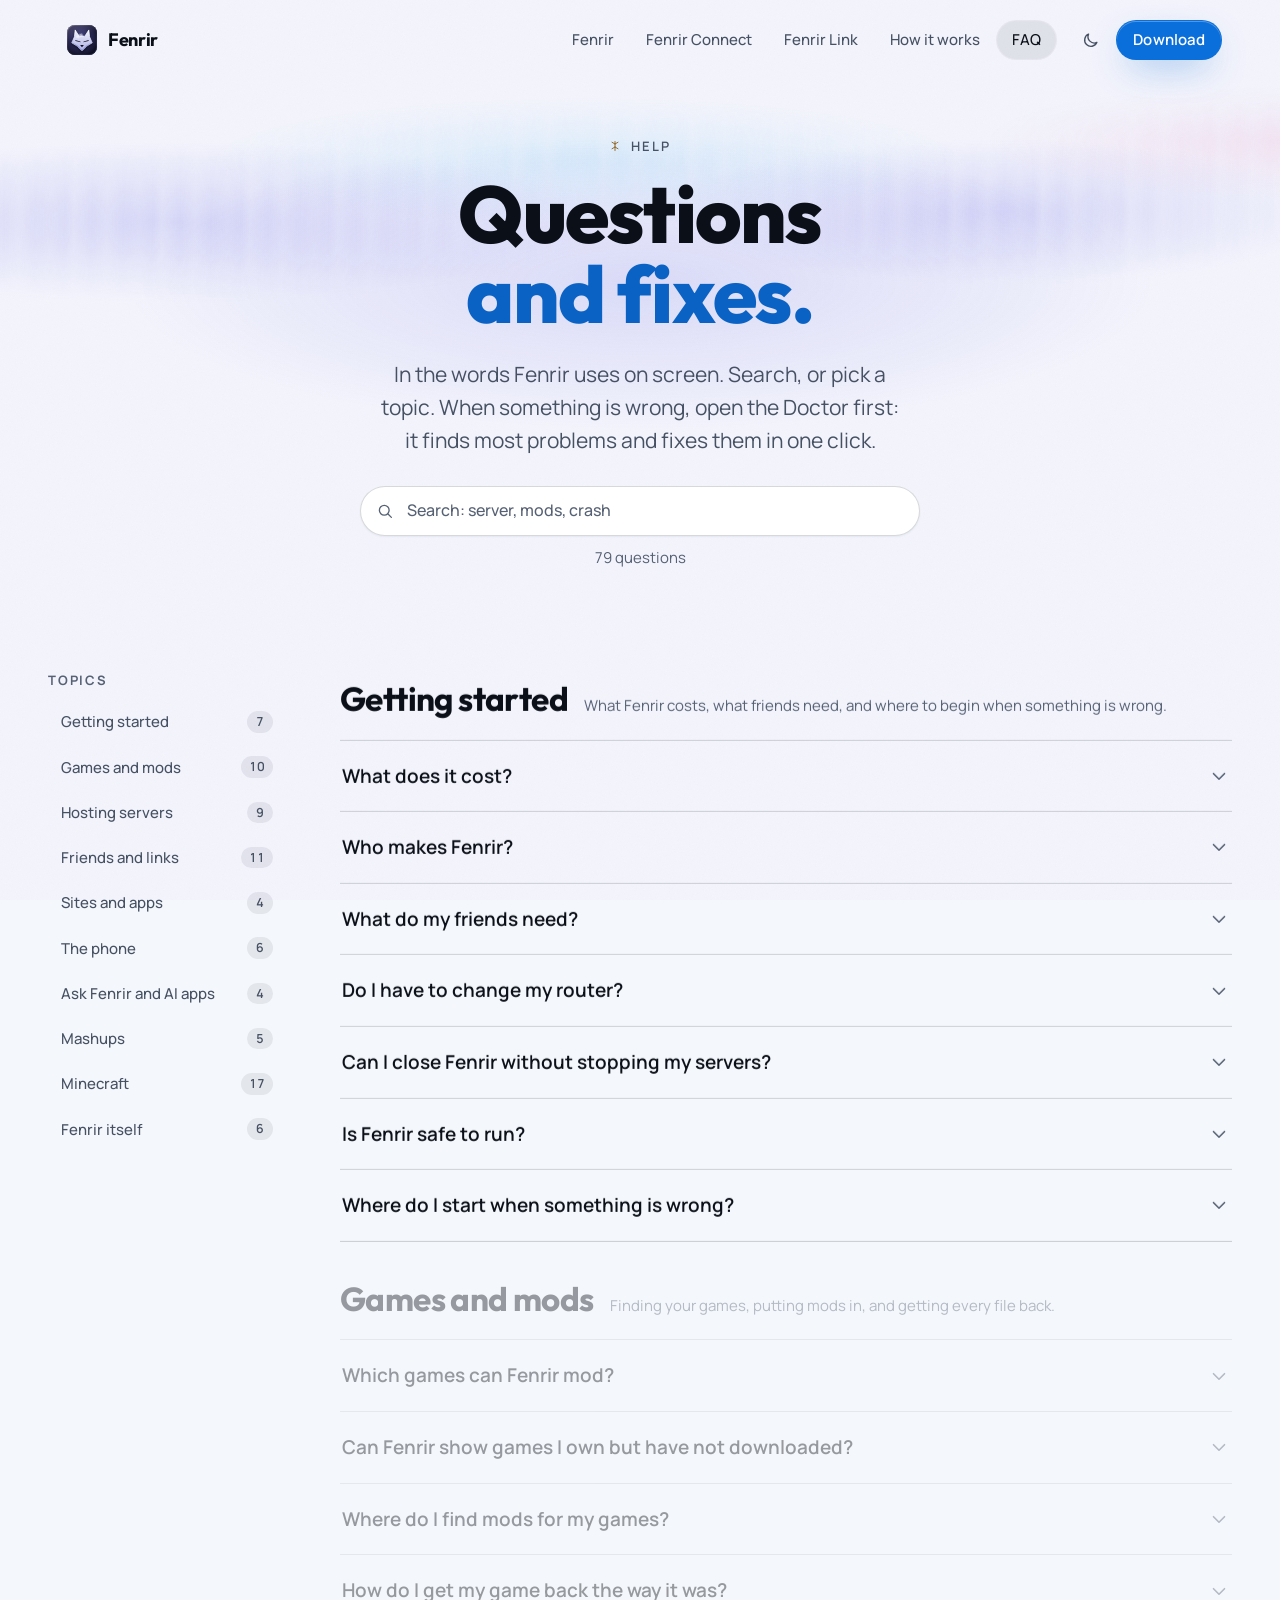
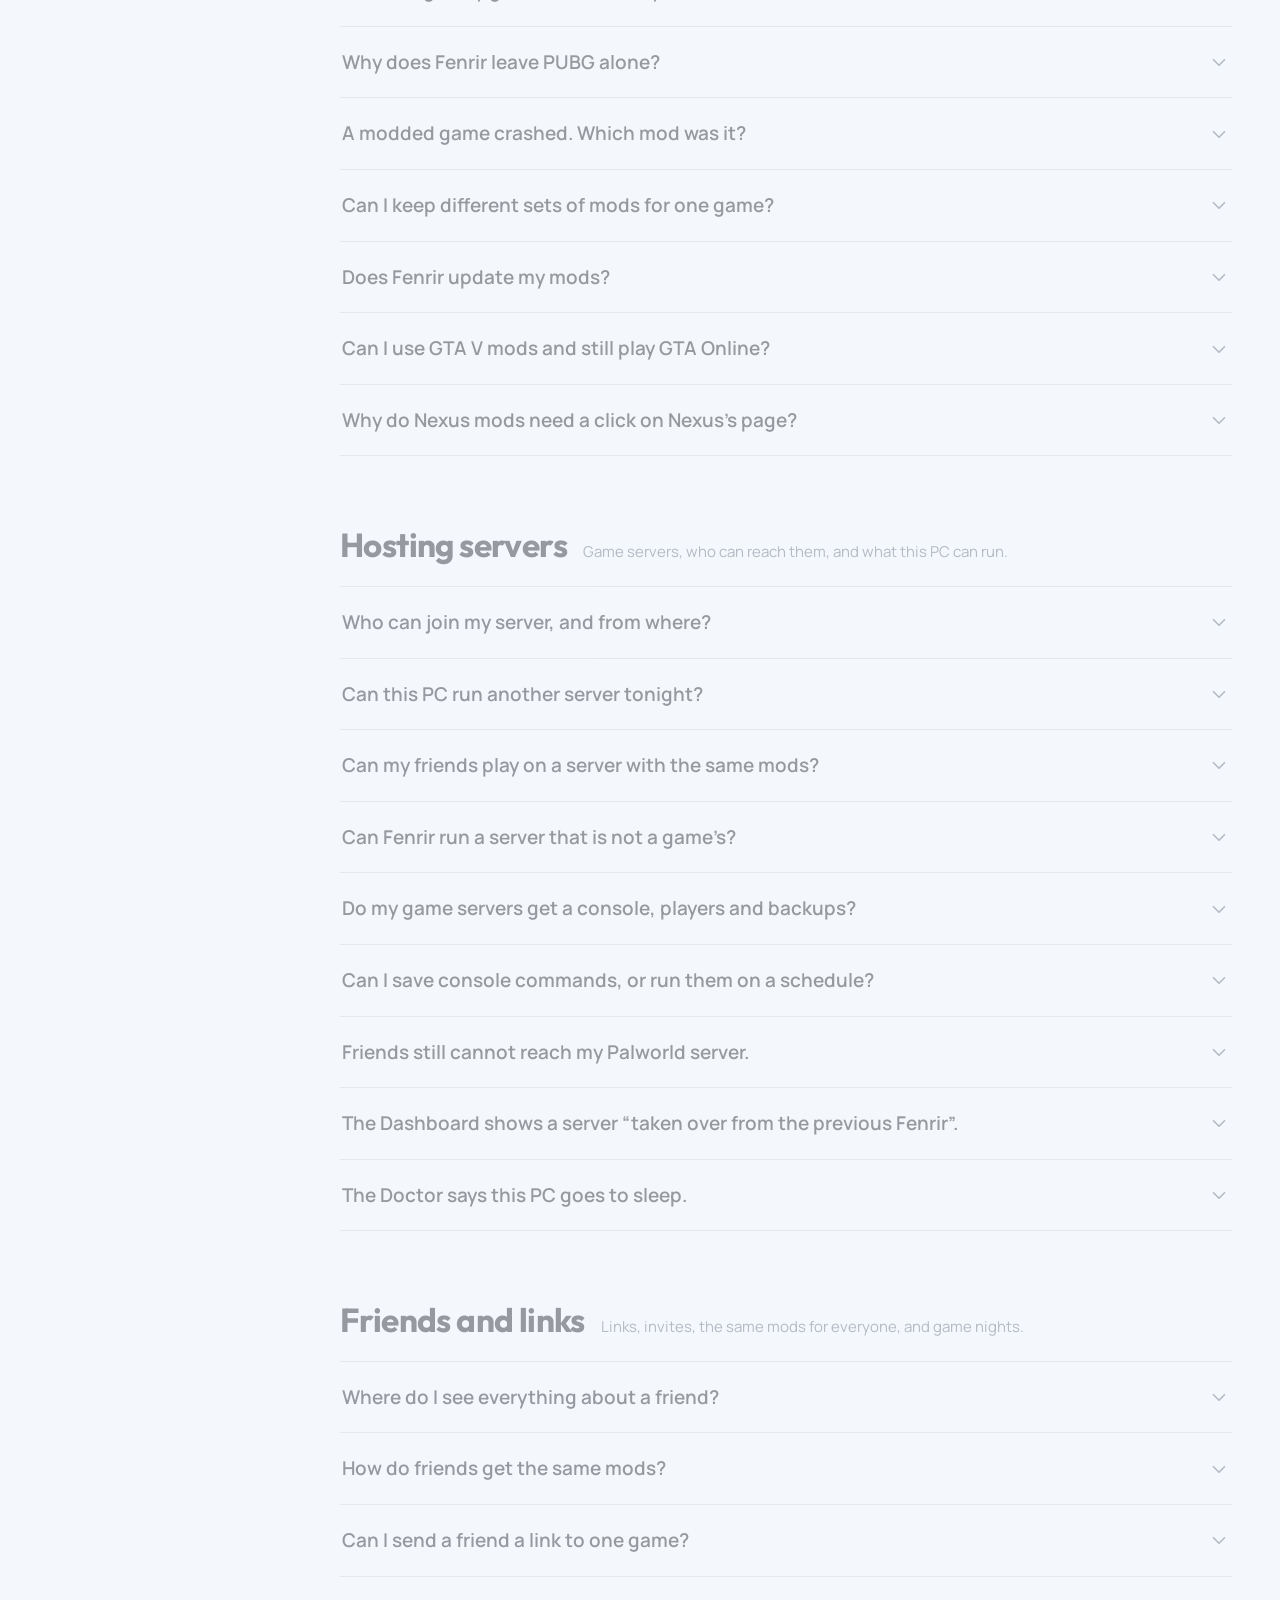
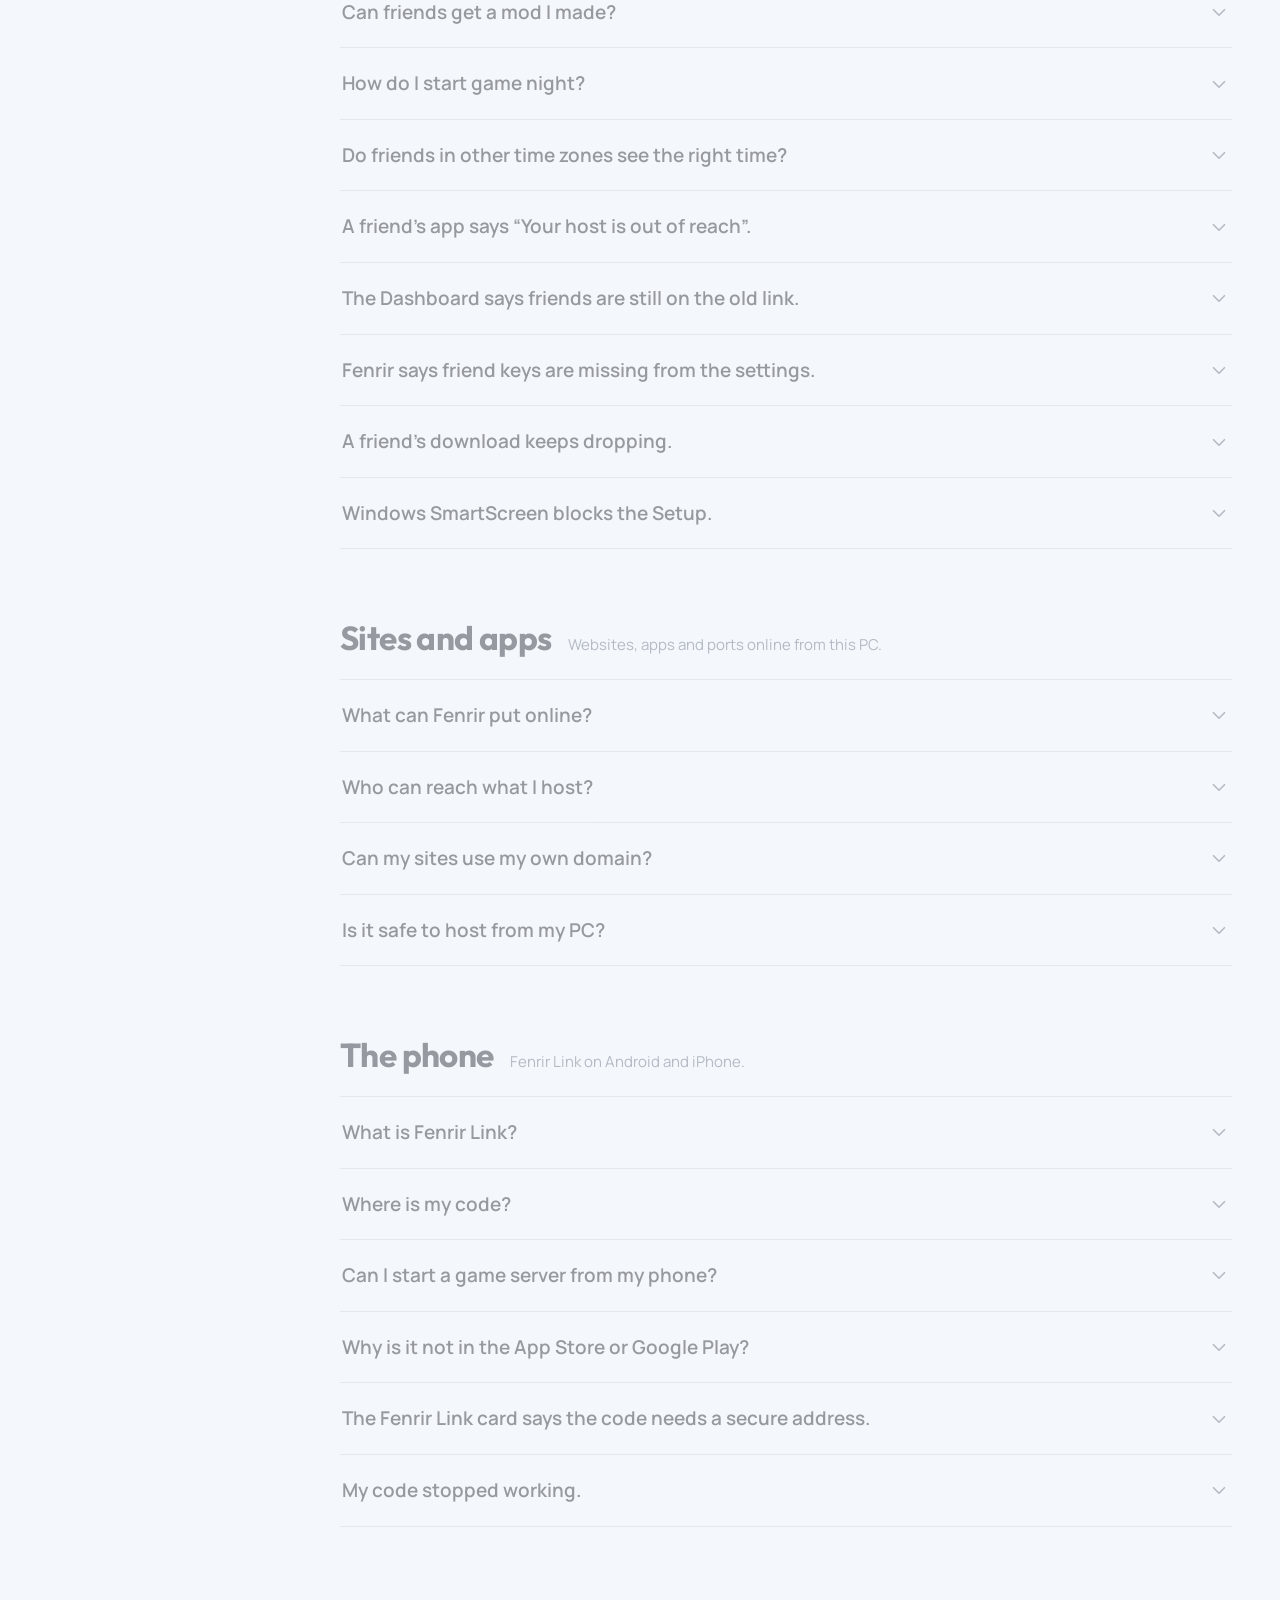
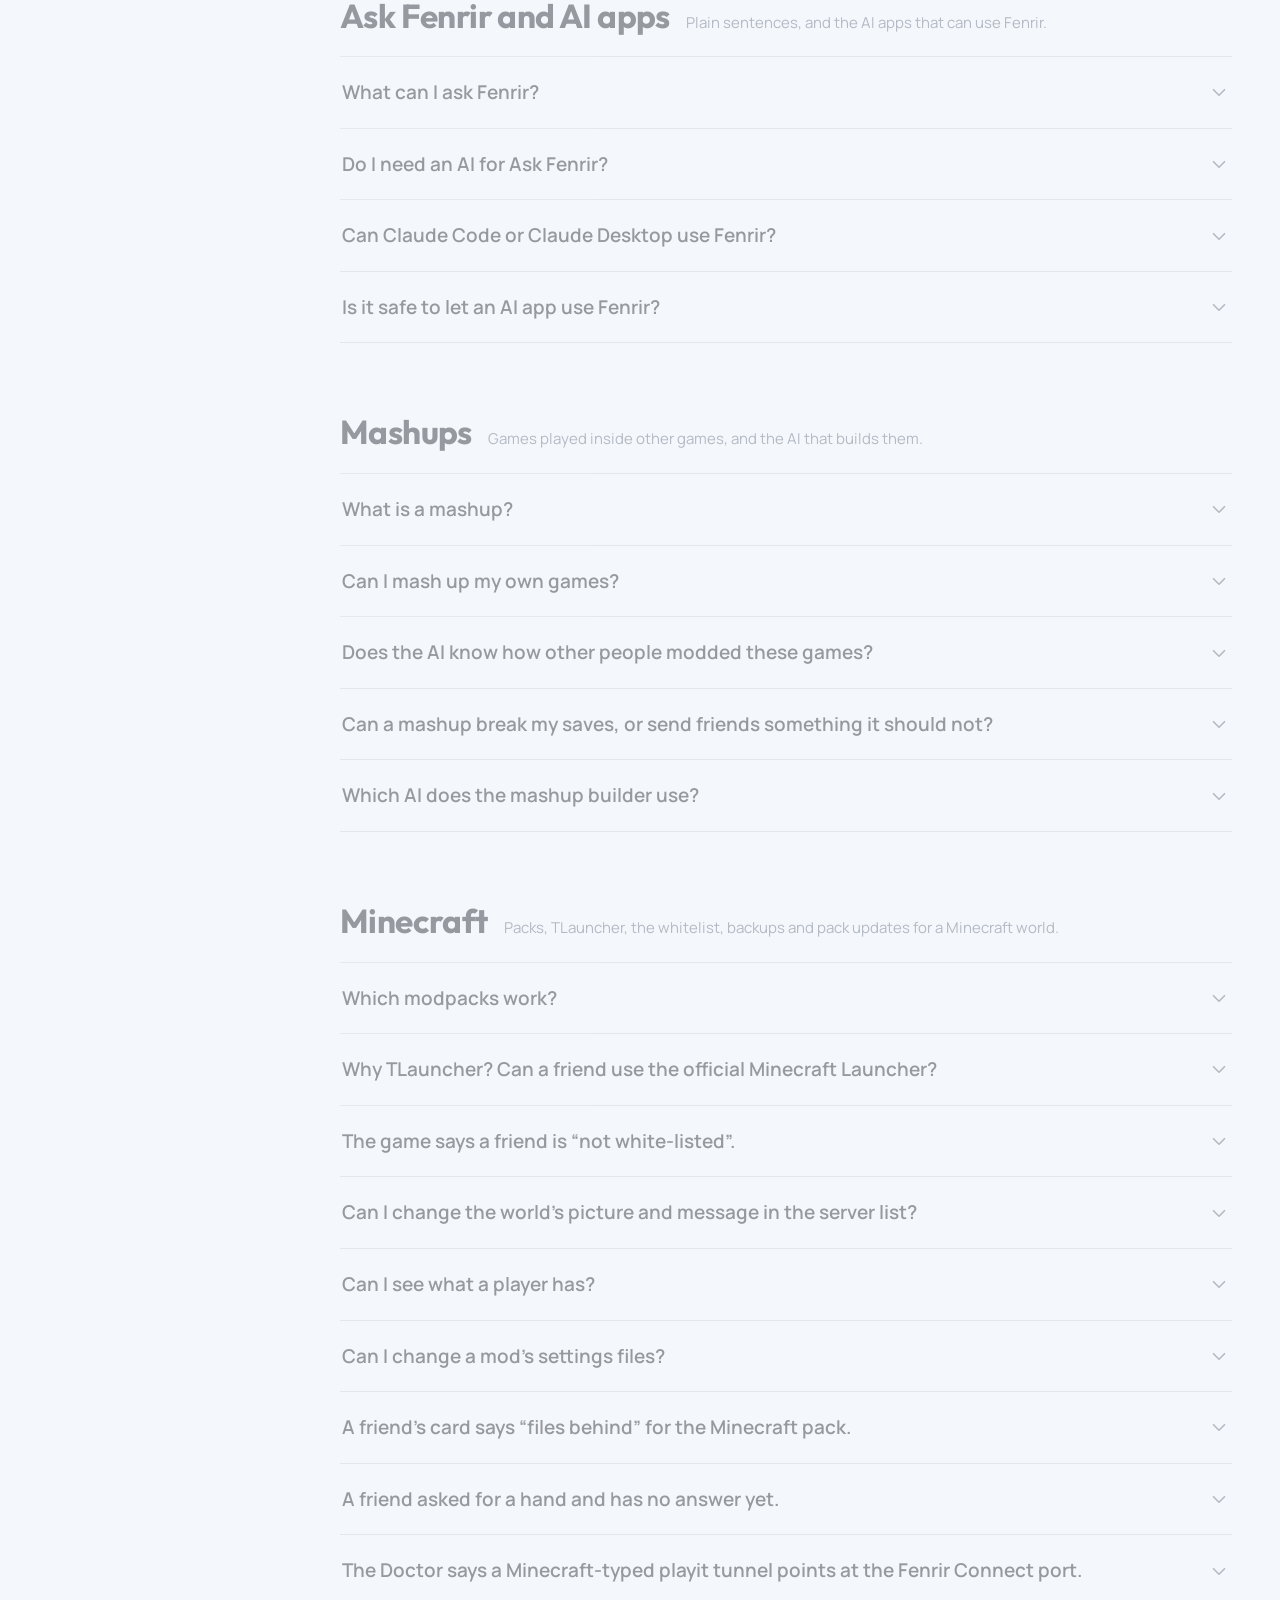
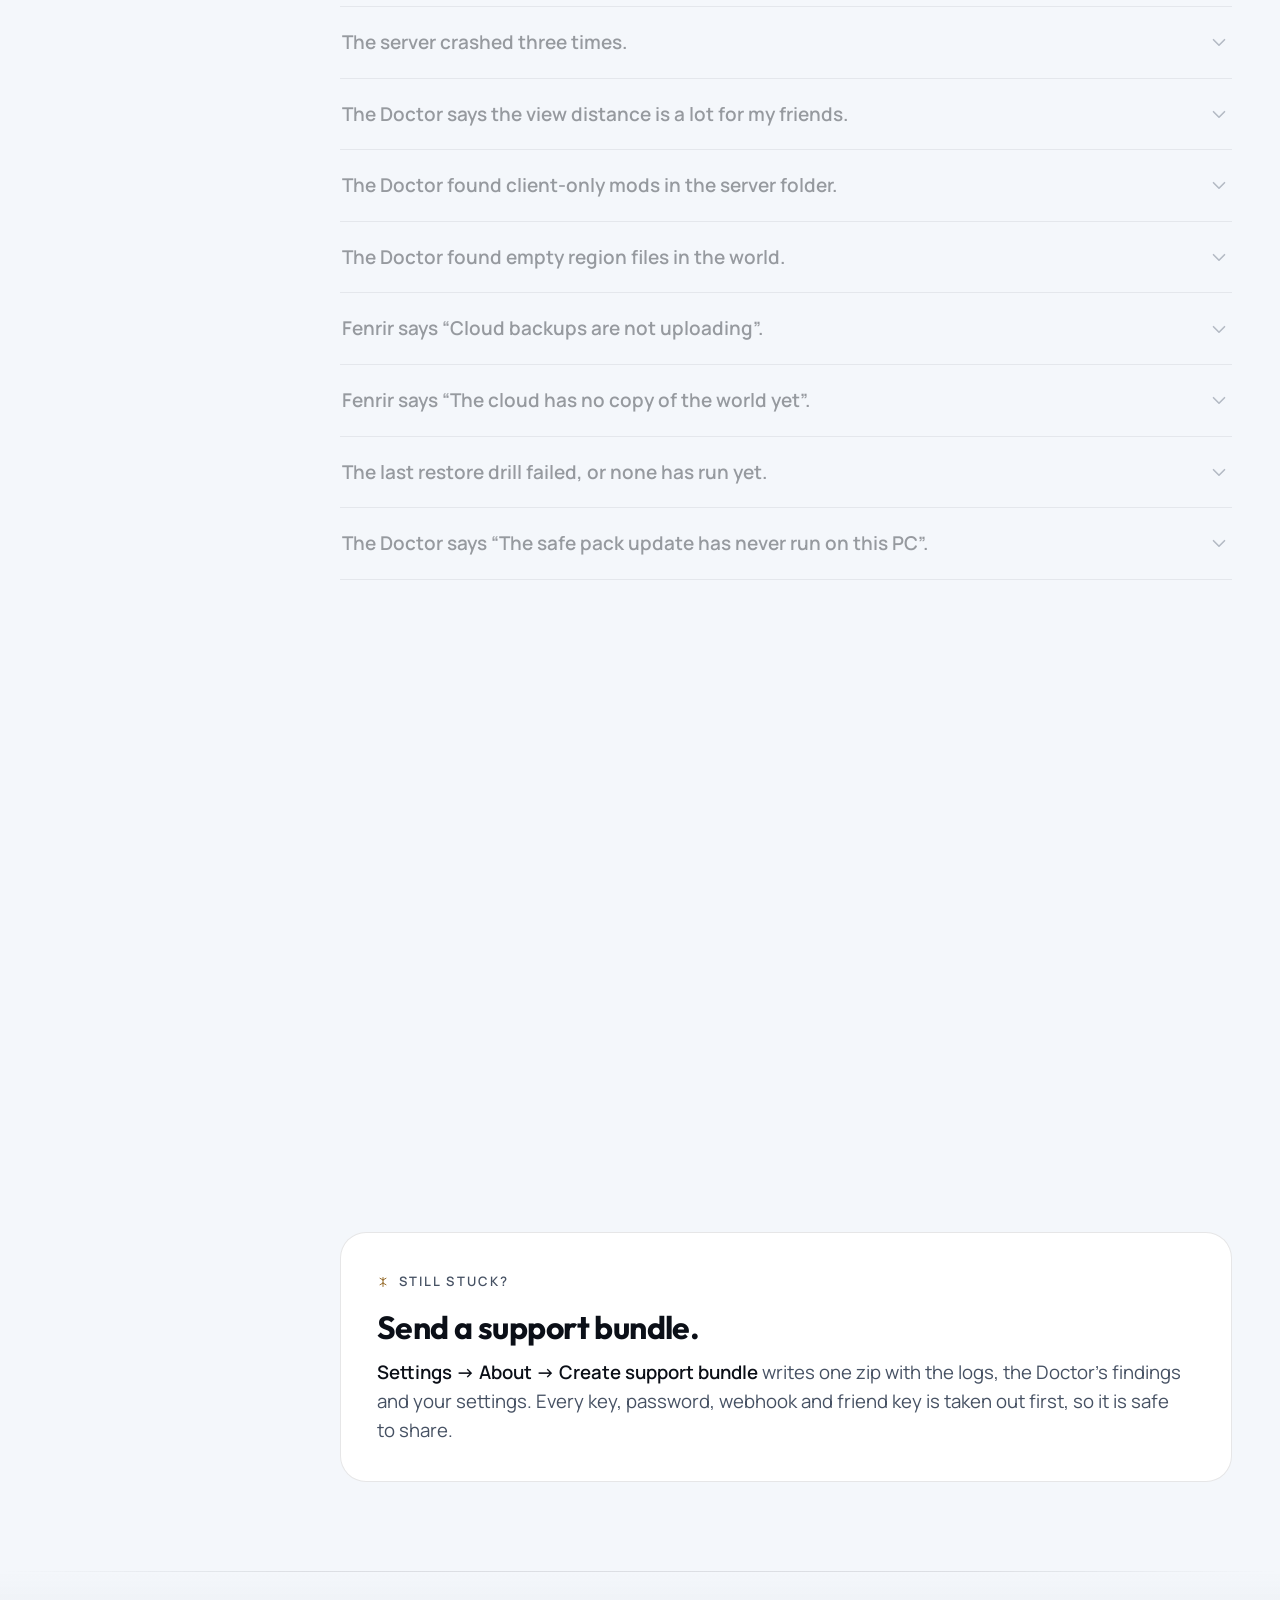
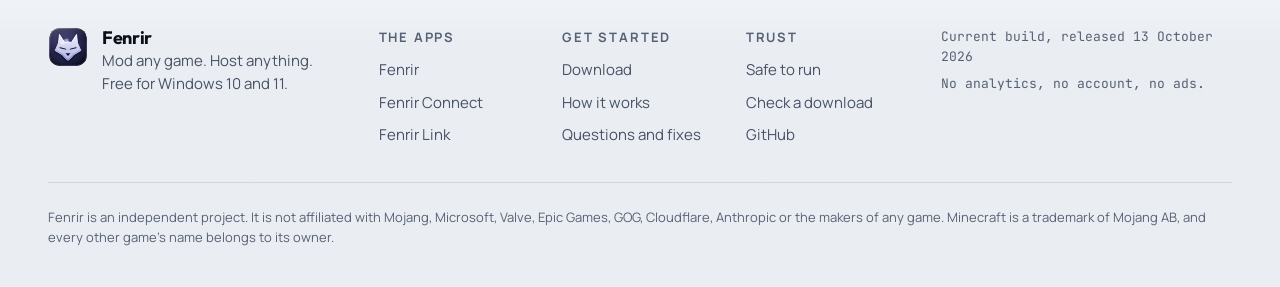
<file: faq.html>
<!doctype html>
<html lang="en">
<head>
<meta charset="utf-8">
<meta name="viewport" content="width=device-width, initial-scale=1, viewport-fit=cover">
<title>Fenrir questions and fixes · FAQ</title>
<meta name="description" content="Answers for Fenrir, Fenrir Connect and Fenrir Link: hosting servers, friends' links, games and mods, sites and apps, Minecraft, backups and what each message means.">
<meta name="theme-color" content="#0b0f17">
<meta property="og:type" content="website">
<meta property="og:site_name" content="Fenrir">
<meta property="og:title" content="Fenrir questions and fixes">
<meta property="og:description" content="What each message means and what to press, for hosting, friends, games and mods, Minecraft, the phone and Fenrir itself.">
<meta property="og:url" content="https://iksamxul.github.io/fenrir/faq">
<meta property="og:image" content="https://iksamxul.github.io/fenrir/assets/social.jpg">
<meta property="og:image:width" content="1200">
<meta property="og:image:height" content="630">
<meta property="og:image:alt" content="Fenrir: mod any game, host anything. Beside it, Fenrir's Games page with a game night tonight and the games on this PC.">
<meta name="twitter:card" content="summary_large_image">
<meta name="twitter:title" content="Fenrir questions and fixes">
<meta name="twitter:description" content="What each message means and what to press, for hosting, friends, games and mods, Minecraft, the phone and Fenrir itself.">
<meta name="twitter:image" content="https://iksamxul.github.io/fenrir/assets/social.jpg">
<meta name="twitter:image:alt" content="Fenrir: mod any game, host anything. Beside it, Fenrir's Games page with a game night tonight and the games on this PC.">
<link rel="canonical" href="https://iksamxul.github.io/fenrir/faq">
<link rel="icon" href="assets/fenrir.svg" type="image/svg+xml">
<link rel="icon" href="assets/wolf.png" type="image/png" sizes="256x256">
<link rel="apple-touch-icon" href="assets/wolf.png">
<link rel="preconnect" href="https://fonts.googleapis.com">
<link rel="preconnect" href="https://fonts.gstatic.com" crossorigin>
<link rel="stylesheet" href="https://fonts.googleapis.com/css2?family=JetBrains+Mono:wght@400;500&family=Manrope:wght@400;500;600;700&family=Outfit:wght@700;800&display=swap">
<link rel="stylesheet" href="assets/site.css">
<script>(function(r){r.classList.add('js');try{var t=localStorage.getItem('fenrir-theme');if(t==='light'||t==='dark')r.setAttribute('data-theme',t)}catch(e){}var m=window.matchMedia;if(!(m&&m('(prefers-reduced-motion: reduce)').matches)){var p=['fenrir','midnight','sakura','ember','yggdrasil','aurora','snow','graphite'][Math.floor(Date.now()/3140)%8];r.setAttribute('data-palette',p);r.setAttribute('data-pa',p);r.setAttribute('data-pb',p);r.setAttribute('data-slot','a')}})(document.documentElement)</script>
<script src="assets/site.js" defer></script>
<script src="assets/motion.js" defer></script>
<script type="application/ld+json">{"@context":"https://schema.org","@type":"FAQPage","mainEntity":[{"@type":"Question","name":"What does it cost?","acceptedAnswer":{"@type":"Answer","text":"Nothing. Fenrir and Fenrir Connect are free, and so are the playit tunnel for the game and the Cloudflare quick tunnel for friends’ downloads. A paid playit TCP tunnel is an option, never a need."}},{"@type":"Question","name":"Who makes Fenrir?","acceptedAnswer":{"@type":"Answer","text":"Fenrir is an independent project by iksamxul, published on GitHub, where every release and its checksums are."}},{"@type":"Question","name":"What do my friends need?","acceptedAnswer":{"@type":"Answer","text":"Windows 10 or 11, their own copy of the game, and the link you send them. They open it and run Fenrir Setup; Fenrir Connect then gets their game ready with the same mods, and Join puts them in your game. For a Minecraft world they also need TLauncher, and press Install & Play. About 1.7 GB downloads the first time for All the Mods 10, most of it straight from CurseForge."}},{"@type":"Question","name":"Do I have to change my router?","acceptedAnswer":{"@type":"Answer","text":"Usually not. Valheim’s join code needs no ports at all, a Minecraft world gets a fixed address from the free playit tunnel, and sites and apps get a free Cloudflare address. Friends’ downloads go through a Cloudflare quick tunnel, or a fixed Tailscale address that stays the same after a restart. For other game servers, Open the ports asks your router to forward them, and each server’s Dashboard says who can join from where."}},{"@type":"Question","name":"Can I close Fenrir without stopping my servers?","acceptedAnswer":{"@type":"Answer","text":"Yes. Closing the window only hides Fenrir: the game servers, the Minecraft world, the tunnels and the phone remote keep running, and Fenrir’s icon in the system tray, by the clock, says so. Click it to open Fenrir again, or right-click it to start or stop the world or a game server. Quit asks whether to stop the server or keep it running. A kept world, the playit agent and the Cloudflare tunnel carry on, and the next Fenrir takes all three over. Players stay connected."}},{"@type":"Question","name":"Is Fenrir safe to run?","acceptedAnswer":{"@type":"Answer","text":"Fenrir installs for your Windows account only, with no administrator rights. Windows asks for permission only when you choose something that needs it, such as letting friends through the firewall. Removing mods puts every original game file back, and Settings lists everything Fenrir changed on this PC, from its files in your games to firewall rules and router ports, each with its way back. What leaves your PC: update checks with GitHub, the mod sites you install from, the tunnels and addresses you switch on, and the AI provider you choose (if you choose one). There are no analytics and no account. Messages that reach friends or your phone leave your PC’s folders out, and a friend sees only their own ask to play. To remove Fenrir, use Apps in Windows Settings, then delete its folder; your worlds and servers stay where they are."}},{"@type":"Question","name":"Where do I start when something is wrong?","acceptedAnswer":{"@type":"Answer","text":"Open the Doctor. It checks Java, memory, ports, mods, tunnels, friends’ links, backups and more, and most findings have a one-click fix. To ask someone for help, Settings → About → Create support bundle writes one zip with the logs, the Doctor’s findings and your settings, with every key, password, webhook and friend key removed."}},{"@type":"Question","name":"Which games can Fenrir mod?","acceptedAnswer":{"@type":"Answer","text":"Yes. Fenrir opens on the Games page, which finds the games on your PC from Steam, Epic, GOG, Ubisoft, EA and Xbox. Thunderstore mods install with one click for around 300 games, GameBanana for Half-Life 2 and Portal, and Nexus Mods are searched in Fenrir and downloaded on Nexus's page. Any game also takes a .zip, .7z or .rar."}},{"@type":"Question","name":"Can Fenrir show games I own but have not downloaded?","acceptedAnswer":{"@type":"Answer","text":"Yes. Under your games, Not installed lists what your Steam, Epic and GOG Galaxy libraries hold on this PC. Fenrir reads it from the launchers’ own files and never asks for a login. Open a game to see what it is like before you download it: what it is, screenshots, the trailer (it plays on Steam), its genres and the engine it is made with, from Steam’s store and PCGamingWiki. Install opens its store, which asks where to put it, and Mash it up plans a mashup with it already."}},{"@type":"Question","name":"Where do I find mods for my games?","acceptedAnswer":{"@type":"Answer","text":"On the Games page, under your games, Discover shows the mods people play most for each of them, from Thunderstore, GameBanana and Nexus Mods. Install works in one press where the site allows it; Nexus mods open on their page. A game’s own page searches each site too."}},{"@type":"Question","name":"How do I get my game back the way it was?","acceptedAnswer":{"@type":"Answer","text":"Open the game and press Remove all from the game. Fenrir keeps every file a mod replaced and puts it back, and takes out every file it placed. Nothing is deleted that Fenrir did not place unchanged: a settings file the game edited is kept in the game's hidden .fenrir-kept folder, and a file a game update replaced stays, with the old one kept there too."}},{"@type":"Question","name":"Why does Fenrir leave PUBG alone?","acceptedAnswer":{"@type":"Answer","text":"Its anti-cheat bans accounts for programs that change the game, even ones that are not for cheating, and there are no unbans. Fenrir shows such games and never touches their files. The same goes for other online shooters with that kind of anti-cheat."}},{"@type":"Question","name":"A modded game crashed. Which mod was it?","acceptedAnswer":{"@type":"Answer","text":"If you started it from Fenrir with its mods, a notification has already told you which mod is likely. Open the game's page: When it crashes reads what the game wrote and what its mod loader wrote (BepInEx, MelonLoader, Unity and Unreal games, Script Hook for GTA V, SKSE and crash loggers for Skyrim, tModLoader), and Windows' own record of the crash. A mod whose file is named in the crash itself is likely to blame; one named further down, or only in an error the game lived through earlier, may be. Press Take it out, or Take it out and play to try again straight away. Fenrir never blames the game's own files or the mod loader itself; when the loader failed, it says so."}},{"@type":"Question","name":"Can I keep different sets of mods for one game?","acceptedAnswer":{"@type":"Answer","text":"Yes. On a game's page, Mod sets saves the mods that are on, in their order, under a name, and Use switches back in one press. Fenrir also remembers the mods each Play used: when a new mod breaks the game, Go back to these brings back the set you played with before. Mods installed after a set was saved are turned off, and mods that are gone are named."}},{"@type":"Question","name":"Does Fenrir update my mods?","acceptedAnswer":{"@type":"Answer","text":"For mods from Thunderstore, yes. A game's page says which have a newer version, with Update for one and Update all. Each mod keeps its switch and its place in the order, and a mod its maker has deprecated is marked. A newer copy you add again, from your Downloads folder or GameBanana, keeps its place too. Fenrir looks again every six hours, or when you press Check again. A file you added yourself has no version to compare, so it stays as it is."}},{"@type":"Question","name":"Can I use GTA V mods and still play GTA Online?","acceptedAnswer":{"@type":"Answer","text":"Yes, one at a time. Play Story Mode with mods puts them in and starts the game without BattlEye; they come out when the game closes. Play GTA Online always starts a clean game, and waits while mods you installed by hand are still in the folder. This works with the Steam copy (Enhanced or Legacy). Script Hook V only works with the game version it was made for, so Fenrir fetches it only when it matches yours."}},{"@type":"Question","name":"Why do Nexus mods need a click on Nexus's page?","acceptedAnswer":{"@type":"Answer","text":"Nexus Mods lets a public app download only through its own registered connection, and each person downloads their own copy. Press Download on Nexus, choose Manual download there, then From Downloads… in Fenrir installs the file and remembers which mod it is, so a newer download replaces it."}},{"@type":"Question","name":"Who can join my server, and from where?","acceptedAnswer":{"@type":"Answer","text":"Each server’s Dashboard says it in one line under the status: green when friends anywhere can join, amber when only nearer ones can, such as this network or Radmin VPN. The line carries the one step that widens it. For the Minecraft world, Reach from anywhere opens Network & Cloud and its free playit tunnel. A game server with a join code reaches anywhere already; for the others, Let friends through adds a Windows Firewall rule (Windows asks first), then Open the ports asks your router to forward them."}},{"@type":"Question","name":"Can this PC run another server tonight?","acceptedAnswer":{"@type":"Answer","text":"Click the RAM line at the bottom of the sidebar, or ask Fenrir “can I run Palworld tonight?”. What this PC can run shows what holds the memory now: the world, each game server, Windows and everything else. For every server you set up, it says whether starting it fits, is tight or does not fit, and which running server to stop first and how many are playing on it. Switch on Someone plays a game on this PC too to keep room for that game. A start that does not fit asks before it goes ahead."}},{"@type":"Question","name":"Can my friends play on a server with the same mods?","acceptedAnswer":{"@type":"Answer","text":"Yes, for Valheim, Palworld, 7 Days to Die, Terraria, GTA V (through FiveM) and Skyrim Together. Open the game in Fenrir: its server card installs the server, starts it, and puts the same mods on it as in your game. Valheim gives friends a join code, so nobody needs router ports or a VPN; for the others, the card shows the address to give them and can open the ports on your router. Host a game’s server on Games lists every game here whose server Fenrir sets up. Set up… asks for the server’s few settings, such as its name and password, then Set it up and start downloads it, sets it up and starts it in one press. A setting that will not do, such as a password too short, is said before anything downloads."}},{"@type":"Question","name":"Do my game servers get a console, players and backups?","acceptedAnswer":{"@type":"Answer","text":"Yes. Pick the server in the switcher at the top of the sidebar, or press Open in Servers on its card, and Dashboard, Console, Players, Server settings, Backups and Mods show that server: Start and Stop, its live log, who is on (by name for servers that answer Steam’s player query, as a count for the rest), its settings, and backups of its world. A restore needs the server stopped, and keeps the world as it was first so it can be undone."}},{"@type":"Question","name":"Friends still cannot reach my Palworld server.","acceptedAnswer":{"@type":"Answer","text":"If its Dashboard says Windows may block friends, press Let friends through again (Windows asks first). The rule now lets in the program that really runs the server, not only the one that starts it, and an older rule counts as missing until it is made again."}},{"@type":"Question","name":"The Dashboard shows a server “taken over from the previous Fenrir”.","acceptedAnswer":{"@type":"Answer","text":"Nothing to do. That is the world that kept running while Fenrir restarted or updated."}},{"@type":"Question","name":"The Doctor says this PC goes to sleep.","acceptedAnswer":{"@type":"Answer","text":"If this PC hosts while nobody sits at it, set Sleep to Never on power in Windows Settings → System → Power. Fenrir keeps the PC awake while it matters, and the power plan decides the rest."}},{"@type":"Question","name":"Where do I see everything about a friend?","acceptedAnswer":{"@type":"Answer","text":"On Friends, under Games in the sidebar. Each friend’s card says whether they are around, which of your shared games they have ready, their time in the world and whether they are in for the next game night. Open a friend for their link and code, the PCs that used it, their PC and their crash reports. That is also where you rename them, give them a new key, or turn their link off and back on; turning it off comes with Undo. A friend’s page also lists what they were last invited to and whether they opened it, and Invite to a game… makes their link for any game on this PC, except games with anti-cheat."}},{"@type":"Question","name":"How do friends get the same mods?","acceptedAnswer":{"@type":"Answer","text":"Turn on Share with friends on the game’s page. In their Fenrir Connect the game appears on the Games page: Get ready puts the same mods into their own copy, from where the mods are published, and Join starts the game for your server. Nothing of yours is copied to them, and their own mods stay as they are. A Nexus Mods file they download themselves, in two clicks, because Nexus asks everyone to. If you stop sharing a game, it stays on their Games page with Take them out until its mods are out, and uninstalling Fenrir Connect takes them out of every game first."}},{"@type":"Question","name":"Can I send a friend a link to one game?","acceptedAnswer":{"@type":"Answer","text":"Yes. On the game’s page, Invite a friend… makes a link for one friend, new or not. It opens a page for that game with Fenrir Setup; once Fenrir Connect is in, it opens straight on that game, so Get ready and Join are one press each. The link only works for that friend, and stops if you revoke their key. Invite to a game… on the friend’s page under Friends makes the same link, and their page then shows whether they opened it."}},{"@type":"Question","name":"Can friends get a mod I made?","acceptedAnswer":{"@type":"Answer","text":"Yes. On a shared game’s page, press Let friends get it beside a mod you added as a file. Their Get ready then fetches it from your PC and checks it before it goes in. They get the mod as you added it, never settings the game wrote into it since. Use it only for mods you made or may pass on; downloads from Nexus Mods never go this way."}},{"@type":"Question","name":"How do I start game night?","acceptedAnswer":{"@type":"Answer","text":"Plan it once: Plan a game night under the Games headline. On the day it sits at the top of Games, with who is in. Start now and tell friends starts its world or game server, posts to Discord and shows a notice in every friend’s Fenrir Connect. Fenrir also starts it by itself a few minutes before, and stops it once nobody has been on for half an hour afterwards. Two game nights in one evening are each announced and started; a world or game server a night started stops once it has been empty for half an hour, and one you started yourself is never stopped by a night. From your phone too: on the day, Fenrir Link’s Next game night card has Start now, which asks first and then says where your friends heard it: Discord, their apps, or both. Tell friends tells them again once it runs."}},{"@type":"Question","name":"Do friends in other time zones see the right time?","acceptedAnswer":{"@type":"Answer","text":"Yes. Discord shows a game night’s time in each reader’s own zone. Fenrir Connect says how far off it is when they look, and that it is on once it has begun. The join page shows it in their own time, with the date for a night more than six days away."}},{"@type":"Question","name":"A friend’s app says “Your host is out of reach”.","acceptedAnswer":{"@type":"Answer","text":"Your Fenrir or your tunnel is down, or the Cloudflare address changed. Send the new link, or turn on the address relay so their apps follow a new address by themselves."}},{"@type":"Question","name":"The Dashboard says friends are still on the old link.","acceptedAnswer":{"@type":"Answer","text":"Open the Friends card, press Copy link on each friend and send it. A fixed Tailscale address stops the link from changing after a restart."}},{"@type":"Question","name":"Fenrir says friend keys are missing from the settings.","acceptedAnswer":{"@type":"Answer","text":"Press Restore the keys. Before any change that leaves fewer keys, Fenrir keeps the list in its key ledger. Skip it if you removed those keys on purpose."}},{"@type":"Question","name":"A friend’s download keeps dropping.","acceptedAnswer":{"@type":"Answer","text":"Nothing to do. Fenrir Connect keeps what has come and asks for the rest, so a dropped connection picks up where it stopped instead of starting the file again. A file only counts as damaged when all of it came and it does not match."}},{"@type":"Question","name":"Windows SmartScreen blocks the Setup.","acceptedAnswer":{"@type":"Answer","text":"Choose More info, then Run anyway. Fenrir is not signed by a big publisher, so Windows asks the first time."}},{"@type":"Question","name":"What can Fenrir put online?","acceptedAnswer":{"@type":"Answer","text":"Anything on this PC, from the Sites & apps page: a folder, as a website. Fenrir serves its files itself, with no folder listings and nothing hidden, like .git or .env. an app or project. Fenrir starts it in its folder with the command you give, sets PORT to its port, keeps what it prints in its log, and stops it with everything it started. a port a program on this PC already serves, such as a dev server. The Minecraft world and your game servers are on the same list."}},{"@type":"Question","name":"Who can reach what I host?","acceptedAnswer":{"@type":"Answer","text":"Only this PC, until you switch something on. Each item has its own switches: Free public address: an https address from Cloudflare’s quick tunnels that anyone can open, with no account and no router changes. It changes each time the item starts. Home network: phones and PCs on your own network can open it. If the Windows Firewall stops them, Let them in… asks Windows once to let them through. Start with Fenrir: it comes back whenever Fenrir does."}},{"@type":"Question","name":"Can my sites use my own domain?","acceptedAnswer":{"@type":"Answer","text":"Yes, when the domain is on Cloudflare (a free account works). On Cloudflare, under Zero Trust → Networks → Tunnels, create a tunnel and copy its token, the long text at the end of the install command it shows. Paste it into Your own domain on the Sites & apps page and press Start: Fenrir runs the tunnel itself. Then add a public hostname on Cloudflare for each site or app, pointing at the address it shows as “This PC”, and type that hostname on the item in Fenrir. Windows keeps the token encrypted for your account, and Fenrir never shows it again."}},{"@type":"Question","name":"Is it safe to host from my PC?","acceptedAnswer":{"@type":"Answer","text":"A website folder shows only the files in that folder, never the rest of the PC, and never hidden files. An app is as safe as the app itself: whoever has the address can use it, so put online only what you mean to share, and switch the public address off when you are done. Nothing is public until you switch it on, and quitting Fenrir takes your sites and apps offline with it."}},{"@type":"Question","name":"What is Fenrir Link?","acceptedAnswer":{"@type":"Answer","text":"The phone app for Fenrir and Fenrir Connect. Hosts start and stop their game servers, sites and apps and tonight’s game night from the phone, and a Minecraft world gets a dashboard with the last half hour, the players and the whitelist, the whole console, and tools from backups to the note to friends. Friends see whether the world is up, answer game nights, chat, ask their host for a hand and share pictures. It is on the Fenrir Link page."}},{"@type":"Question","name":"Where is my code?","acceptedAnswer":{"@type":"Answer","text":"On the PC that hosts, open Fenrir: the Fenrir Link card on the Dashboard shows it. Friends open Fenrir Connect: their code is on the You page. In the app, press +, then Scan a code."}},{"@type":"Question","name":"Can I start a game server from my phone?","acceptedAnswer":{"@type":"Answer","text":"Yes. Fenrir Link’s Dashboard lists every game server set up on your PC, with who is playing and the join code, and starts or stops it. Stop asks first, and asks again if friends got on meanwhile. The sites and apps your PC hosts are there too, with Start, Stop and a Copy button for each public address."}},{"@type":"Question","name":"Why is it not in the App Store or Google Play?","acceptedAnswer":{"@type":"Answer","text":"Fenrir is free and has no store accounts. Android installs the APK straight from the download. On an iPhone, point the Camera at your code and add the page to your Home Screen: it is Fenrir Link itself, served by your host’s Fenrir, with no store and no computer. The full app file is there too, for AltStore or Sideloadly."}},{"@type":"Question","name":"The Fenrir Link card says the code needs a secure address.","acceptedAnswer":{"@type":"Answer","text":"Your server’s code only works over https. Turn on Cloudflare or Tailscale under Network & Cloud, then the card shows the code."}},{"@type":"Question","name":"My code stopped working.","acceptedAnswer":{"@type":"Answer","text":"Its key was replaced, or the phone remote was turned off. Show the code again in Fenrir or Fenrir Connect and scan it. The app says so when a code no longer works."}},{"@type":"Question","name":"What can I ask Fenrir?","acceptedAnswer":{"@type":"Answer","text":"Press Ctrl+K, type a sentence and choose Ask Fenrir. Fenrir understands the everyday ones on its own: start or stop a server, who is on, back up, say something to everyone, plan a game night (“game night Friday at 8 on Valheim”), invite a friend, turn a mod on or off, play a game, why a game crashed, find or install a mod by its name, use a mod set, update a game's mods. It answers questions at once, and lists every change with a tick box: nothing happens until you press Do it."}},{"@type":"Question","name":"Do I need an AI for Ask Fenrir?","acceptedAnswer":{"@type":"Answer","text":"No, not for the everyday sentences above. For anything else, Fenrir uses the AI you picked for the mashup builder: a model on this PC through LM Studio or Ollama, or a provider with your own key. Fenrir never starts LM Studio for a question; if it is not running, Fenrir says so."}},{"@type":"Question","name":"Can Claude Code or Claude Desktop use Fenrir?","acceptedAnswer":{"@type":"Answer","text":"Yes. In Settings, switch on AI apps and press Add to Claude Code or Add to Claude Desktop. They then see what runs and who is on, read a server's log, list your games and mods and the planned game nights. Choose Look and change to let them start and stop servers, back up, plan game nights, invite friends and turn mods on or off. Other apps that speak MCP, such as Cursor, take the setup from Copy the setup for another app."}},{"@type":"Question","name":"Is it safe to let an AI app use Fenrir?","acceptedAnswer":{"@type":"Answer","text":"Apps start by looking only. With Ask me first (on unless you turn it off), every change waits for your Yes in a Windows dialog of Fenrir's own, which an app cannot answer for you, and nothing happens if nobody answers. Inviting someone, installing a mod and putting a site online always ask, even with Ask me first off, and Fenrir names exactly what will happen first (for a mod, its maker, downloads and what it needs). Apps reach Fenrir through a small bridge on this PC, the key stays encrypted by Windows for your account, an invite's link shows only in Fenrir's window, a mod an app installs is exactly the version Fenrir showed you, and an AI can never run a console command or read your files. Every change lands on the timeline with the app's name, and switching AI apps off locks them out at once."}},{"@type":"Question","name":"What is a mashup?","acceptedAnswer":{"@type":"Answer","text":"One game played inside another. The Mashups shelf on the Games page has SkyCraft, where you play Skyrim as a Minecraft player, and Skate Warfare, which joins MW2, Skate 3 and a Minecraft world. Both come from their makers. Install puts a mashup into its game and Remove takes every file out again, as for any mod. Friends with Fenrir Connect get it with Get ready."}},{"@type":"Question","name":"Can I mash up my own games?","acceptedAnswer":{"@type":"Answer","text":"Yes, up to four at once. Mash up games… on the Mashups shelf takes the game you play in and up to three more, and what each one brings: its world and maps, player and movement, physics, weapons, enemies, vehicles, building, music, look, rules or multiplayer. Fenrir reads each game: what it is made with, its graphics, and where a plugin can go in. A game you own but have not downloaded can join too: Fenrir plans it from the engine PCGamingWiki names, and its plugin loader comes once it is installed. It then sets up a project in Documents\\Fenrir Mashups: a brief for a coding agent, a starter that already loads in the game you play in, and the bridge between the games. Build with AI builds it inside Fenrir. You can also copy the brief to Claude Code, Codex or another coding agent. Building a mashup is real programming: expect to work on it step by step with the AI."}},{"@type":"Question","name":"Does the AI know how other people modded these games?","acceptedAnswer":{"@type":"Answer","text":"Yes. Every project comes with know-how from universal-modder (MIT), where coding agents write down how they modded real games: the guide for each game's engine, and field notes by other modders on the games you picked. For GTA V with Minecraft, that is the write-up of a working Minecraft inside GTA V. Each game that brings something also takes the lightest way to deliver it: its things brought across, its rules rebuilt as a small simulation, or both games running at once. The Studio shows the way under each game as you pick. With its switch on, Claude Code started in the project can add universal-modder's skills too. Fenrir ships a copy it has read, and fetches none of it while it runs."}},{"@type":"Question","name":"Can a mashup break my saves, or send friends something it should not?","acceptedAnswer":{"@type":"Answer","text":"A mashup's first Play keeps the game's saves first, wherever the game keeps them, and the game's page has Put back for them (with the game closed). And before friends can get a mod from your PC, Let friends get it looks through it: a file copied from the game, or a key or password left in a file, stops it there; decompiled code or your user folder written into a file is shown to you first."}},{"@type":"Question","name":"Which AI does the mashup builder use?","acceptedAnswer":{"@type":"Answer","text":"The one you pick with Choose the AI… on the Mashups shelf: a model in LM Studio on your PC. Fenrir starts LM Studio’s server, loads the model, and unloads it again when a game starts. Ollama. OpenRouter, Anthropic, OpenAI or Google Gemini, with your own key. The key is kept encrypted by Windows for your account and sent only to its own provider. Any other OpenAI-compatible server. The builder works only in the project’s folder and runs no command except the project’s own build. It asks before it builds anything, puts it into a game or starts the game for you to try it. After you play, it reads what the mashup wrote to its log and fixes what it shows. Its questions show in Fenrir Link too, so you can answer from your phone."}},{"@type":"Question","name":"Which modpacks work?","acceptedAnswer":{"@type":"Answer","text":"Any NeoForge, Forge, Fabric or Quilt pack, or a plain server jar. New world also starts a server from a Modrinth or CurseForge pack, a Server Files zip, plain Minecraft or Paper."}},{"@type":"Question","name":"Why TLauncher? Can a friend use the official Minecraft Launcher?","acceptedAnswer":{"@type":"Answer","text":"Fenrir Connect sets everything up in TLauncher by itself: the modpack, its loader, the memory, and the world to join. That is why it is the launcher it asks for. A friend with the official launcher can still join. The world accepts every account, because TLauncher accounts cannot pass Microsoft's account check, so the whitelist decides who gets in. They set up the same modpack version themselves, and Fenrir Connect's checks do not cover their launcher."}},{"@type":"Question","name":"The game says a friend is “not white-listed”.","acceptedAnswer":{"@type":"Answer","text":"Press Whitelist on their row in the Friends card, or add the name on the Players page. It has to be the exact TLauncher name, and case matters."}},{"@type":"Question","name":"A friend’s card says “files behind” for the Minecraft pack.","acceptedAnswer":{"@type":"Answer","text":"They press Update & Play in Fenrir Connect. Only the files that changed download."}},{"@type":"Question","name":"A friend asked for a hand and has no answer yet.","acceptedAnswer":{"@type":"Answer","text":"Open the asks card on the Dashboard and choose Restore their things, Whitelist or Answer. They hear back in their app, and the Doctor reminds you after half an hour."}},{"@type":"Question","name":"The Doctor says a Minecraft-typed playit tunnel points at the Fenrir Connect port.","acceptedAnswer":{"@type":"Answer","text":"playit cannot carry the friends’ link on a Minecraft-typed tunnel. Delete that tunnel in the playit dashboard, or make it a TCP tunnel (a Premium option). Friends use the fixed address or the quick tunnel meanwhile."}},{"@type":"Question","name":"The server crashed three times.","acceptedAnswer":{"@type":"Answer","text":"Three crashes in ten minutes stop the automatic restarts, and the banner names the mod that the crash report from that run points at; a report from an earlier run is never blamed. Open the Doctor, switch that mod off and press Start."}},{"@type":"Question","name":"The Doctor says the view distance is a lot for my friends.","acceptedAnswer":{"@type":"Answer","text":"Press Set 8 and 6 while the server is stopped. The next start uses a view distance of 8 and a simulation distance of 6, which a heavy pack carries better."}},{"@type":"Question","name":"The Doctor found client-only mods in the server folder.","acceptedAnswer":{"@type":"Answer","text":"Press Disable client-only mods if you like: it only tidies the server’s folder, where the server skips those mods anyway. Friends keep them: a mod whose file says it is client-only, such as a minimap or a menu, stays in their pack even when it is off or gone on the server."}},{"@type":"Question","name":"The Doctor found empty region files in the world.","acceptedAnswer":{"@type":"Answer","text":"Press Remove the empty files while the server is stopped. Minecraft writes a region file again when a chunk needs it, and backups get smaller."}},{"@type":"Question","name":"Fenrir says “Cloud backups are not uploading”.","acceptedAnswer":{"@type":"Answer","text":"Open Backups and go to Cloud backups, pick your provider and press Reconnect."}},{"@type":"Question","name":"Fenrir says “The cloud has no copy of the world yet”.","acceptedAnswer":{"@type":"Answer","text":"Press Upload latest now, or wait for the next backup."}},{"@type":"Question","name":"The last restore drill failed, or none has run yet.","acceptedAnswer":{"@type":"Answer","text":"Go to Backups → A way back → Try a restore. Fenrir unpacks the newest checked archive beside the backups, reads the world in it and removes the copy again, so you know it comes back."}},{"@type":"Question","name":"The Doctor says “The safe pack update has never run on this PC”.","acceptedAnswer":{"@type":"Answer","text":"Go to Server Pack → Rehearse an update while nobody plays. It runs the whole update path with the version you already run, so your first real update is not its first run."}},{"@type":"Question","name":"Does Fenrir update itself?","acceptedAnswer":{"@type":"Answer","text":"Yes. Once a day it looks for a new build and gets it ready in the background. Every update is signed by Fenrir’s publisher and checked before anything on your PC changes, so a tampered file or a fake website gets nowhere. By default it then waits for you: press Update now on the Dashboard or in Settings → About. Fenrir closes for a few seconds and opens again; the world keeps running and nobody is kicked. If the new Fenrir does not start properly, the one you had comes back by itself. Settings → Behaviour → Fenrir updates can let it update on its own once nobody has played for ten minutes, or stop the checks."}},{"@type":"Question","name":"Fenrir says “The update did not start properly, so Fenrir went back to the build it had”.","acceptedAnswer":{"@type":"Answer","text":"Nothing was lost: your Fenrir runs as before. Fenrir does not try that update again by itself. Settings → About → Try again fetches it afresh; if it fails again, send a support bundle."}},{"@type":"Question","name":"The Doctor says “The update feed was not signed by Fenrir’s publisher”.","acceptedAnswer":{"@type":"Answer","text":"Fenrir ignored that feed and installs nothing from it; your Fenrir keeps working as it is. It usually means something between your PC and the website changed the file. If it stays that way for days, tell whoever publishes Fenrir."}},{"@type":"Question","name":"The timeline says “Fenrir stopped without a goodbye at …”.","acceptedAnswer":{"@type":"Answer","text":"Nothing to do if its watcher started it again, which it does within seconds. The Doctor’s note carries the fault log’s last words. If it keeps happening, send a support bundle."}},{"@type":"Question","name":"The Doctor says “Fenrir’s timed work stopped at …”.","acceptedAnswer":{"@type":"Answer","text":"Fenrir starts a fresh loop by itself. If the Doctor still says it, quit Fenrir and open it again. The world keeps running meanwhile."}},{"@type":"Question","name":"Friends’ download links said “not found”.","acceptedAnswer":{"@type":"Answer","text":"A Fenrir installed with Fenrir Setup had no copy of the friends’ app to hand out. Since this build it gets Fenrir Connect and Fenrir Setup from its own release, checked the same way as its updates, as soon as you share a world. If the Doctor says it could not, press Get it now."}}]}</script>
</head>
<body>
<div class="atmos" aria-hidden="true"><i class="atmos__a"></i><i class="atmos__b"></i></div>
<div class="top-sentinel" aria-hidden="true"></div>
<svg class="sprite" aria-hidden="true" focusable="false" xmlns="http://www.w3.org/2000/svg">
<symbol id="rune" viewBox="0 0 24 24"><path d="M12 3v18M12 8l6-3.5M12 8L6 4.5M12 14l6 3.5M12 14l-6 3.5"/></symbol>
<symbol id="i-arrow" viewBox="0 0 24 24"><path d="M5 12h14M13 6l6 6-6 6"/></symbol>
<symbol id="i-check" viewBox="0 0 24 24"><path d="M5 12.5l4.5 4.5L19 7.5"/></symbol>
<symbol id="i-chev" viewBox="0 0 24 24"><path d="M6 9.5l6 6 6-6"/></symbol>
<symbol id="i-down" viewBox="0 0 24 24"><path d="M12 4v11M7 10.5l5 5 5-5M5 19.5h14"/></symbol>
<symbol id="i-moon" viewBox="0 0 24 24"><path d="M20 14.5A8 8 0 0 1 9.5 4a8 8 0 1 0 10.5 10.5z"/></symbol>
<symbol id="i-search" viewBox="0 0 24 24"><circle cx="11" cy="11" r="6.5"/><path d="M16 16l4.5 4.5"/></symbol>
<symbol id="i-sun" viewBox="0 0 24 24"><circle cx="12" cy="12" r="4"/><path d="M12 2.5v2M12 19.5v2M2.5 12h2M19.5 12h2M5.3 5.3l1.4 1.4M17.3 17.3l1.4 1.4M5.3 18.7l1.4-1.4M17.3 6.7l1.4-1.4"/></symbol>
</svg>
<svg class="sprite logo-defs" aria-hidden="true" focusable="false" xmlns="http://www.w3.org/2000/svg">
<defs>
<linearGradient id="fma-tile" x1="0" y1="0" x2="1" y2="1"><stop offset="0" class="fma-tile-a"/><stop offset="1" class="fma-tile-b"/></linearGradient>
<radialGradient id="fma-halo" cx=".5" cy=".46" r=".6"><stop offset="0" class="fma-halo-a"/><stop offset="1" class="fma-halo-b"/></radialGradient>
<linearGradient id="fma-rim" x1="0" y1="0" x2="1" y2="1"><stop offset="0" stop-color="#ffffff" stop-opacity=".42"/><stop offset=".55" stop-color="#ffffff" stop-opacity=".05"/><stop offset="1" class="fma-rim-c"/></linearGradient>
<linearGradient id="fma-glass" x1="0" y1="0" x2="0" y2="1"><stop offset="0" class="fma-glass-a"/><stop offset="1" class="fma-glass-b"/></linearGradient>
<linearGradient id="fmb-tile" x1="0" y1="0" x2="1" y2="1"><stop offset="0" class="fmb-tile-a"/><stop offset="1" class="fmb-tile-b"/></linearGradient>
<radialGradient id="fmb-halo" cx=".5" cy=".46" r=".6"><stop offset="0" class="fmb-halo-a"/><stop offset="1" class="fmb-halo-b"/></radialGradient>
<linearGradient id="fmb-rim" x1="0" y1="0" x2="1" y2="1"><stop offset="0" stop-color="#ffffff" stop-opacity=".42"/><stop offset=".55" stop-color="#ffffff" stop-opacity=".05"/><stop offset="1" class="fmb-rim-c"/></linearGradient>
<linearGradient id="fmb-glass" x1="0" y1="0" x2="0" y2="1"><stop offset="0" class="fmb-glass-a"/><stop offset="1" class="fmb-glass-b"/></linearGradient>
<linearGradient id="fm-sheen" x1="0" y1="0" x2=".35" y2="1"><stop offset="0" stop-color="#ffffff" stop-opacity=".16"/><stop offset=".5" stop-color="#ffffff" stop-opacity="0"/></linearGradient>
<linearGradient id="fm-top" x1="0" y1="0" x2="0" y2="1"><stop offset=".05" stop-color="#ffffff"/><stop offset=".75" stop-color="#000000"/></linearGradient>
<linearGradient id="fm-bot" x1="0" y1="0" x2="0" y2="1"><stop offset=".35" stop-color="#000000"/><stop offset="1" stop-color="#ffffff"/></linearGradient>
<mask id="fm-mtop"><rect width="64" height="64" fill="url(#fm-top)"/></mask>
<mask id="fm-mbot"><rect width="64" height="64" fill="url(#fm-bot)"/></mask>
<clipPath id="fm-head"><path d="M14 6L25 23Q32 19.5 39 23L50 6L52 24L59 40L44 49L37 57L32 60.5L27 57L20 49L5 40L12 24Z"/></clipPath>
<mask id="fm-cut"><rect width="64" height="64" fill="#ffffff"/><path d="M14 32.5L27.6 36.2L28.6 38.2L15 35ZM50 32.5L36.4 36.2L35.4 38.2L49 35Z" fill="#000000"/><path d="M27 45.5H37L32 51.5Z" fill="#000000"/></mask>
<filter id="fm-blurs" x="-30%" y="-30%" width="160%" height="160%"><feGaussianBlur stdDeviation="2.4"/></filter>
<filter id="fm-blurm" x="-30%" y="-30%" width="160%" height="160%"><feGaussianBlur stdDeviation="1.2"/></filter>
<filter id="fm-blurt" x="-30%" y="-30%" width="160%" height="160%"><feGaussianBlur stdDeviation=".55"/></filter>
</defs>
<symbol id="fenrir-mark-a" viewBox="0 0 64 64">
<rect x="2" y="2" width="60" height="60" rx="16" fill="url(#fma-tile)"/><rect x="2" y="2" width="60" height="60" rx="16" fill="url(#fma-halo)"/><rect x="2" y="2" width="60" height="60" rx="16" fill="url(#fm-sheen)"/>
<rect x="2.6" y="2.6" width="58.8" height="58.8" rx="15.4" fill="none" stroke="url(#fma-rim)" stroke-width="1.2"/>
<g transform="translate(32 32) scale(.76) translate(-32 -32.5)">
<path d="M14 6L25 23Q32 19.5 39 23L50 6L52 24L59 40L44 49L37 57L32 60.5L27 57L20 49L5 40L12 24Z" fill="#000000" opacity=".6" stroke="#000000" stroke-width="2" stroke-linejoin="round" transform="translate(0 3)" filter="url(#fm-blurs)"/>
<g mask="url(#fm-cut)">
<path d="M14 6L25 23Q32 19.5 39 23L50 6L52 24L59 40L44 49L37 57L32 60.5L27 57L20 49L5 40L12 24Z" fill="url(#fma-glass)" stroke="url(#fma-glass)" stroke-width="2" stroke-linejoin="round"/>
<g clip-path="url(#fm-head)" mask="url(#fm-mbot)"><path class="fma-deep" d="M14 6L25 23Q32 19.5 39 23L50 6L52 24L59 40L44 49L37 57L32 60.5L27 57L20 49L5 40L12 24Z" fill="none" stroke-opacity=".5" stroke-width="4" stroke-linejoin="round" filter="url(#fm-blurt)"/></g>
<g clip-path="url(#fm-head)" mask="url(#fm-mtop)"><path d="M14 6L25 23Q32 19.5 39 23L50 6L52 24L59 40L44 49L37 57L32 60.5L27 57L20 49L5 40L12 24Z" fill="none" stroke="#ffffff" stroke-width="1.6" stroke-linejoin="round" transform="translate(0 .7)"/></g>
<ellipse cx="25" cy="21" rx="9" ry="4" fill="#ffffff" opacity=".55" filter="url(#fm-blurm)" transform="rotate(-28 25 21)"/>
</g>
</g>
</symbol>
<symbol id="fenrir-mark-b" viewBox="0 0 64 64">
<rect x="2" y="2" width="60" height="60" rx="16" fill="url(#fmb-tile)"/><rect x="2" y="2" width="60" height="60" rx="16" fill="url(#fmb-halo)"/><rect x="2" y="2" width="60" height="60" rx="16" fill="url(#fm-sheen)"/>
<rect x="2.6" y="2.6" width="58.8" height="58.8" rx="15.4" fill="none" stroke="url(#fmb-rim)" stroke-width="1.2"/>
<g transform="translate(32 32) scale(.76) translate(-32 -32.5)">
<path d="M14 6L25 23Q32 19.5 39 23L50 6L52 24L59 40L44 49L37 57L32 60.5L27 57L20 49L5 40L12 24Z" fill="#000000" opacity=".6" stroke="#000000" stroke-width="2" stroke-linejoin="round" transform="translate(0 3)" filter="url(#fm-blurs)"/>
<g mask="url(#fm-cut)">
<path d="M14 6L25 23Q32 19.5 39 23L50 6L52 24L59 40L44 49L37 57L32 60.5L27 57L20 49L5 40L12 24Z" fill="url(#fmb-glass)" stroke="url(#fmb-glass)" stroke-width="2" stroke-linejoin="round"/>
<g clip-path="url(#fm-head)" mask="url(#fm-mbot)"><path class="fmb-deep" d="M14 6L25 23Q32 19.5 39 23L50 6L52 24L59 40L44 49L37 57L32 60.5L27 57L20 49L5 40L12 24Z" fill="none" stroke-opacity=".5" stroke-width="4" stroke-linejoin="round" filter="url(#fm-blurt)"/></g>
<g clip-path="url(#fm-head)" mask="url(#fm-mtop)"><path d="M14 6L25 23Q32 19.5 39 23L50 6L52 24L59 40L44 49L37 57L32 60.5L27 57L20 49L5 40L12 24Z" fill="none" stroke="#ffffff" stroke-width="1.6" stroke-linejoin="round" transform="translate(0 .7)"/></g>
<ellipse cx="25" cy="21" rx="9" ry="4" fill="#ffffff" opacity=".55" filter="url(#fm-blurm)" transform="rotate(-28 25 21)"/>
</g>
</g>
</symbol>
</svg>
<a class="skip" href="#main">Skip to content</a>

<header class="nav" data-nav>
  <div class="nav__in">
    <a class="nav__brand" href="./" aria-label="Fenrir, home"><span class="logo" aria-hidden="true"><svg width="32" height="32" viewBox="0 0 64 64" focusable="false"><use href="#fenrir-mark-a"/></svg><span class="lg-b"><svg width="32" height="32" viewBox="0 0 64 64" focusable="false"><use href="#fenrir-mark-b"/></svg></span></span><span>Fenrir</span></a>
    <nav class="nav__links" id="nav-links" aria-label="Main">
      <span class="nav__pill" aria-hidden="true"></span>
      <a href="host">Fenrir</a>
      <a href="connect">Fenrir Connect</a>
      <a href="link">Fenrir Link</a>
      <a href="./#how">How it works</a>
      <a href="faq" aria-current="page">FAQ</a>
    </nav>
    <div class="nav__end">
      <button class="nav__icon" type="button" data-theme-toggle aria-label="Switch to light theme"><svg class="i t-sun" aria-hidden="true"><use href="#i-sun"/></svg><svg class="i t-moon" aria-hidden="true"><use href="#i-moon"/></svg></button>
      <a class="btn btn--primary btn--sm" href="download">Download</a>
      <button class="nav__icon nav__menu" type="button" aria-expanded="false" aria-controls="nav-links" aria-label="Open the menu"><span class="burger" aria-hidden="true"><i></i><i></i></span></button>
    </div>
  </div>
</header>

<main id="main">

  <section class="phero sky phero--faq" aria-labelledby="page-title" data-ambient>
    <div class="sky__stars" aria-hidden="true"></div>
    <div class="aurora" aria-hidden="true"><div class="aurora__haze"></div><div class="aurora__band"></div></div>
    <div class="wrap">
      <p class="eyebrow"><svg class="rune" aria-hidden="true"><use href="#rune"/></svg>Help</p>
      <h1 class="page-title" id="page-title"><span class="line">Questions</span> <span class="line accent">and fixes.</span></h1>
      <p class="lead">In the words Fenrir uses on screen. Search, or pick a topic. When something is wrong, open the Doctor first: it finds most problems and fixes them in one click.</p>
      <div class="faq__tools">
        <label class="faq__field" for="faq-q"><span class="sr">Find a question</span><svg class="i" aria-hidden="true"><use href="#i-search"/></svg><input id="faq-q" type="search" placeholder="Search: server, mods, crash" autocomplete="off" enterkeyhint="search"></label>
        <span class="faq__count" id="faq-count" aria-live="polite">79 questions</span>
      </div>
    </div>
  </section>

  <section class="section faq-band" aria-label="Questions">
    <div class="wrap faq">
      <nav class="faq__nav" aria-label="Topics">
        <p class="faq__nav-h">Topics</p>
        <ul>
          <li><a href="#start" data-topic="start"><span>Getting started</span><span class="faq__n" data-topic-count>7</span></a></li>
          <li><a href="#games" data-topic="games"><span>Games and mods</span><span class="faq__n" data-topic-count>10</span></a></li>
          <li><a href="#servers" data-topic="servers"><span>Hosting servers</span><span class="faq__n" data-topic-count>7</span></a></li>
          <li><a href="#friends" data-topic="friends"><span>Friends and links</span><span class="faq__n" data-topic-count>11</span></a></li>
          <li><a href="#hosting" data-topic="hosting"><span>Sites and apps</span><span class="faq__n" data-topic-count>4</span></a></li>
          <li><a href="#phone" data-topic="phone"><span>The phone</span><span class="faq__n" data-topic-count>6</span></a></li>
          <li><a href="#ai" data-topic="ai"><span>Ask Fenrir and AI apps</span><span class="faq__n" data-topic-count>4</span></a></li>
          <li><a href="#mashups" data-topic="mashups"><span>Mashups</span><span class="faq__n" data-topic-count>5</span></a></li>
          <li><a href="#minecraft" data-topic="minecraft"><span>Minecraft</span><span class="faq__n" data-topic-count>14</span></a></li>
          <li><a href="#itself" data-topic="itself"><span>Fenrir itself</span><span class="faq__n" data-topic-count>6</span></a></li>
        </ul>
      </nav>
      <div class="faq__main">
        <div class="faq__group" id="start">
          <div class="faq__group-h"><h2>Getting started</h2><p>What Fenrir costs, what friends need, and where to begin when something is wrong.</p></div>
          <div class="faq__list">
            <details class="qa" id="cost"><summary>What does it cost?<svg class="i" aria-hidden="true"><use href="#i-chev"/></svg></summary><div class="qa__a"><p>Nothing. Fenrir and Fenrir Connect are free, and so are the playit tunnel for the game and the Cloudflare quick tunnel for friends’ downloads. A paid playit TCP tunnel is an option, never a need.</p></div></details>
            <details class="qa" id="who"><summary>Who makes Fenrir?<svg class="i" aria-hidden="true"><use href="#i-chev"/></svg></summary><div class="qa__a"><p>Fenrir is an independent project by iksamxul, published on <a href="https://github.com/iksamxul/fenrir">GitHub</a>, where every release and its checksums are.</p></div></details>
            <details class="qa" id="friends-need"><summary>What do my friends need?<svg class="i" aria-hidden="true"><use href="#i-chev"/></svg></summary><div class="qa__a"><p>Windows 10 or 11, their own copy of the game, and the link you send them. They open it and run Fenrir Setup; Fenrir Connect then gets their game ready with the same mods, and <b>Join</b> puts them in your game.</p><p>For a Minecraft world they also need TLauncher, and press <b>Install &amp; Play</b>. About 1.7 GB downloads the first time for All the Mods 10, most of it straight from CurseForge.</p></div></details>
            <details class="qa" id="router"><summary>Do I have to change my router?<svg class="i" aria-hidden="true"><use href="#i-chev"/></svg></summary><div class="qa__a"><p>Usually not. Valheim’s join code needs no ports at all, a Minecraft world gets a fixed address from the free playit tunnel, and sites and apps get a free Cloudflare address. Friends’ downloads go through a Cloudflare quick tunnel, or a fixed Tailscale address that stays the same after a restart.</p><p>For other game servers, <b>Open the ports</b> asks your router to forward them, and each server’s Dashboard says who can join from where.</p></div></details>
            <details class="qa" id="close"><summary>Can I close Fenrir without stopping my servers?<svg class="i" aria-hidden="true"><use href="#i-chev"/></svg></summary><div class="qa__a"><p>Yes. Closing the window only hides Fenrir: the game servers, the Minecraft world, the tunnels and the phone remote keep running, and Fenrir’s icon in the system tray, by the clock, says so. Click it to open Fenrir again, or right-click it to start or stop the world or a game server.</p><p><b>Quit</b> asks whether to stop the server or keep it running. A kept world, the playit agent and the Cloudflare tunnel carry on, and the next Fenrir takes all three over. Players stay connected.</p></div></details>
            <details class="qa" id="safe"><summary>Is Fenrir safe to run?<svg class="i" aria-hidden="true"><use href="#i-chev"/></svg></summary><div class="qa__a"><p>Fenrir installs for your Windows account only, with no administrator rights. Windows asks for permission only when you choose something that needs it, such as letting friends through the firewall. Removing mods puts every original game file back, and <b>Settings</b> lists everything Fenrir changed on this PC, from its files in your games to firewall rules and router ports, each with its way back.</p><p>What leaves your PC: update checks with GitHub, the mod sites you install from, the tunnels and addresses you switch on, and the AI provider you choose (if you choose one). There are no analytics and no account. Messages that reach friends or your phone leave your PC’s folders out, and a friend sees only their own ask to play. To remove Fenrir, use <b>Apps</b> in Windows Settings, then delete its folder; your worlds and servers stay where they are.</p></div></details>
            <details class="qa" id="help"><summary>Where do I start when something is wrong?<svg class="i" aria-hidden="true"><use href="#i-chev"/></svg></summary><div class="qa__a"><p>Open the <b>Doctor</b>. It checks Java, memory, ports, mods, tunnels, friends’ links, backups and more, and most findings have a one-click fix.</p><p>To ask someone for help, <b>Settings → About → Create support bundle</b> writes one zip with the logs, the Doctor’s findings and your settings, with every key, password, webhook and friend key removed.</p></div></details>
          </div>
        </div>

        <div class="faq__group" id="games">
          <div class="faq__group-h"><h2>Games and mods</h2><p>Finding your games, putting mods in, and getting every file back.</p></div>
          <div class="faq__list">
            <details class="qa" id="games-what"><summary>Which games can Fenrir mod?<svg class="i" aria-hidden="true"><use href="#i-chev"/></svg></summary><div class="qa__a"><p>Yes. Fenrir opens on the Games page, which finds the games on your PC from Steam, Epic, GOG, Ubisoft, EA and Xbox. Thunderstore mods install with one click for around 300 games, GameBanana for Half-Life 2 and Portal, and Nexus Mods are searched in Fenrir and downloaded on Nexus's page. Any game also takes a .zip, .7z or .rar.</p></div></details>
            <details class="qa" id="games-collection"><summary>Can Fenrir show games I own but have not downloaded?<svg class="i" aria-hidden="true"><use href="#i-chev"/></svg></summary><div class="qa__a"><p>Yes. Under your games, <b>Not installed</b> lists what your Steam, Epic and GOG Galaxy libraries hold on this PC. Fenrir reads it from the launchers’ own files and never asks for a login. Open a game to see what it is like before you download it: what it is, screenshots, the trailer (it plays on Steam), its genres and the engine it is made with, from Steam’s store and PCGamingWiki. <b>Install</b> opens its store, which asks where to put it, and <b>Mash it up</b> plans a mashup with it already.</p></div></details>
            <details class="qa" id="games-discover"><summary>Where do I find mods for my games?<svg class="i" aria-hidden="true"><use href="#i-chev"/></svg></summary><div class="qa__a"><p>On the Games page, under your games, <b>Discover</b> shows the mods people play most for each of them, from Thunderstore, GameBanana and Nexus Mods. Install works in one press where the site allows it; Nexus mods open on their page. A game’s own page searches each site too.</p></div></details>
            <details class="qa" id="games-undo"><summary>How do I get my game back the way it was?<svg class="i" aria-hidden="true"><use href="#i-chev"/></svg></summary><div class="qa__a"><p>Open the game and press <b>Remove all from the game</b>. Fenrir keeps every file a mod replaced and puts it back, and takes out every file it placed. Nothing is deleted that Fenrir did not place unchanged: a settings file the game edited is kept in the game's hidden .fenrir-kept folder, and a file a game update replaced stays, with the old one kept there too.</p></div></details>
            <details class="qa" id="games-anticheat"><summary>Why does Fenrir leave PUBG alone?<svg class="i" aria-hidden="true"><use href="#i-chev"/></svg></summary><div class="qa__a"><p>Its anti-cheat bans accounts for programs that change the game, even ones that are not for cheating, and there are no unbans. Fenrir shows such games and never touches their files. The same goes for other online shooters with that kind of anti-cheat.</p></div></details>
            <details class="qa" id="games-crash"><summary>A modded game crashed. Which mod was it?<svg class="i" aria-hidden="true"><use href="#i-chev"/></svg></summary><div class="qa__a"><p>If you started it from Fenrir with its mods, a notification has already told you which mod is likely. Open the game's page: <b>When it crashes</b> reads what the game wrote and what its mod loader wrote (BepInEx, MelonLoader, Unity and Unreal games, Script Hook for GTA V, SKSE and crash loggers for Skyrim, tModLoader), and Windows' own record of the crash. A mod whose file is named in the crash itself is likely to blame; one named further down, or only in an error the game lived through earlier, may be. Press <b>Take it out</b>, or <b>Take it out and play</b> to try again straight away. Fenrir never blames the game's own files or the mod loader itself; when the loader failed, it says so.</p></div></details>
            <details class="qa" id="games-modsets"><summary>Can I keep different sets of mods for one game?<svg class="i" aria-hidden="true"><use href="#i-chev"/></svg></summary><div class="qa__a"><p>Yes. On a game's page, <b>Mod sets</b> saves the mods that are on, in their order, under a name, and <b>Use</b> switches back in one press. Fenrir also remembers the mods each Play used: when a new mod breaks the game, <b>Go back to these</b> brings back the set you played with before. Mods installed after a set was saved are turned off, and mods that are gone are named.</p></div></details>
            <details class="qa" id="games-updates"><summary>Does Fenrir update my mods?<svg class="i" aria-hidden="true"><use href="#i-chev"/></svg></summary><div class="qa__a"><p>For mods from Thunderstore, yes. A game's page says which have a newer version, with <b>Update</b> for one and <b>Update all</b>. Each mod keeps its switch and its place in the order, and a mod its maker has deprecated is marked. A newer copy you add again, from your Downloads folder or GameBanana, keeps its place too. Fenrir looks again every six hours, or when you press <b>Check again</b>. A file you added yourself has no version to compare, so it stays as it is.</p></div></details>
            <details class="qa" id="games-gta"><summary>Can I use GTA V mods and still play GTA Online?<svg class="i" aria-hidden="true"><use href="#i-chev"/></svg></summary><div class="qa__a"><p>Yes, one at a time. <b>Play Story Mode with mods</b> puts them in and starts the game without BattlEye; they come out when the game closes. <b>Play GTA Online</b> always starts a clean game, and waits while mods you installed by hand are still in the folder. This works with the Steam copy (Enhanced or Legacy). Script Hook V only works with the game version it was made for, so Fenrir fetches it only when it matches yours.</p></div></details>
            <details class="qa" id="games-nexus"><summary>Why do Nexus mods need a click on Nexus's page?<svg class="i" aria-hidden="true"><use href="#i-chev"/></svg></summary><div class="qa__a"><p>Nexus Mods lets a public app download only through its own registered connection, and each person downloads their own copy. Press <b>Download on Nexus</b>, choose <b>Manual download</b> there, then <b>From Downloads…</b> in Fenrir installs the file and remembers which mod it is, so a newer download replaces it.</p></div></details>
          </div>
        </div>

        <div class="faq__group" id="servers">
          <div class="faq__group-h"><h2>Hosting servers</h2><p>Game servers, who can reach them, and what this PC can run.</p></div>
          <div class="faq__list">
            <details class="qa" id="reach"><summary>Who can join my server, and from where?<svg class="i" aria-hidden="true"><use href="#i-chev"/></svg></summary><div class="qa__a"><p>Each server’s Dashboard says it in one line under the status: green when friends anywhere can join, amber when only nearer ones can, such as this network or Radmin VPN. The line carries the one step that widens it.</p><p>For the Minecraft world, <b>Reach from anywhere</b> opens Network &amp; Cloud and its free playit tunnel. A game server with a join code reaches anywhere already; for the others, <b>Let friends through</b> adds a Windows Firewall rule (Windows asks first), then <b>Open the ports</b> asks your router to forward them.</p></div></details>
            <details class="qa" id="capacity"><summary>Can this PC run another server tonight?<svg class="i" aria-hidden="true"><use href="#i-chev"/></svg></summary><div class="qa__a"><p>Click the RAM line at the bottom of the sidebar, or ask Fenrir “can I run Palworld tonight?”. <b>What this PC can run</b> shows what holds the memory now: the world, each game server, Windows and everything else.</p><p>For every server you set up, it says whether starting it fits, is tight or does not fit, and which running server to stop first and how many are playing on it. Switch on <b>Someone plays a game on this PC too</b> to keep room for that game. A start that does not fit asks before it goes ahead.</p></div></details>
            <details class="qa" id="games-servers"><summary>Can my friends play on a server with the same mods?<svg class="i" aria-hidden="true"><use href="#i-chev"/></svg></summary><div class="qa__a"><p>Yes, for Valheim, Palworld, 7 Days to Die, Terraria, GTA V (through FiveM) and Skyrim Together. Open the game in Fenrir: its server card installs the server, starts it, and puts the same mods on it as in your game. Valheim gives friends a join code, so nobody needs router ports or a VPN; for the others, the card shows the address to give them and can open the ports on your router.</p><p><b>Host a game’s server</b> on Games lists every game here whose server Fenrir sets up. <b>Set up…</b> asks for the server’s few settings, such as its name and password, then <b>Set it up and start</b> downloads it, sets it up and starts it in one press. A setting that will not do, such as a password too short, is said before anything downloads.</p></div></details>
            <details class="qa" id="own-server"><summary>Can Fenrir run a server that is not a game’s?<svg class="i" aria-hidden="true"><use href="#i-chev"/></svg></summary><div class="qa__a"><p>Yes: <b>Add a server…</b> in the Servers list, then <b>Your own server</b>. It takes any program: a server for your own project, a bot, a game Fenrir has no recipe for. You pick the program, its arguments, its folder, its ports and how it stops.</p><p>Fenrir gives it a Console, starts it again after a crash, can start it with Fenrir, backs up its save folder, lets friends through Windows Firewall and the router, and gives them its address. Its environment values stay on this PC, and an AI app can start it only after your <b>Yes</b> in Fenrir’s own dialog, and can never set one up.</p></div></details>
            <details class="qa" id="games-servers-tools"><summary>Do my game servers get a console, players and backups?<svg class="i" aria-hidden="true"><use href="#i-chev"/></svg></summary><div class="qa__a"><p>Yes. Pick the server in the Servers list, from the button at the top of the sidebar, or press <b>Open in Servers</b> on its card, and Dashboard, Console, Players, Server settings, Backups and Mods show that server: Start and Stop, its live log, who is on (by name for servers that answer Steam’s player query, as a count for the rest), its settings, and backups of its world. A restore needs the server stopped, and keeps the world as it was first so it can be undone.</p></div></details>
            <details class="qa" id="console-commands"><summary>Can I save console commands, or run them on a schedule?<svg class="i" aria-hidden="true"><use href="#i-chev"/></svg></summary><div class="qa__a"><p>Yes, on every server with a console: the Minecraft world and your own servers. <b>Save a command…</b> on the Console keeps one-click buttons for the commands you use; the Minecraft Console’s filter says how many lines match, with <b>Copy these lines</b>, and a server log’s Find copies the lines it found.</p><p><b>Scheduled commands</b> in Settings sends one <b>Daily at a time</b> or <b>Every few minutes</b>, <b>Only while players are on</b> if you like. Fenrir holds them while a server starts, stops or is backed up, and stop, restart and turning saving off are not offered there.</p></div></details>
            <details class="qa" id="games-palworld-firewall"><summary>Friends still cannot reach my Palworld server.<svg class="i" aria-hidden="true"><use href="#i-chev"/></svg></summary><div class="qa__a"><p>If its Dashboard says Windows may block friends, press <b>Let friends through</b> again (Windows asks first). The rule now lets in the program that really runs the server, not only the one that starts it, and an older rule counts as missing until it is made again.</p></div></details>
            <details class="qa" id="taken-over"><summary>The Dashboard shows a server “taken over from the previous Fenrir”.<svg class="i" aria-hidden="true"><use href="#i-chev"/></svg></summary><div class="qa__a"><p>Nothing to do. That is the world that kept running while Fenrir restarted or updated.</p></div></details>
            <details class="qa" id="sleep"><summary>The Doctor says this PC goes to sleep.<svg class="i" aria-hidden="true"><use href="#i-chev"/></svg></summary><div class="qa__a"><p>If this PC hosts while nobody sits at it, set Sleep to <b>Never</b> on power in Windows Settings → System → Power. Fenrir keeps the PC awake while it matters, and the power plan decides the rest.</p></div></details>
          </div>
        </div>

        <div class="faq__group" id="friends">
          <div class="faq__group-h"><h2>Friends and links</h2><p>Links, invites, the same mods for everyone, and game nights.</p></div>
          <div class="faq__list">
            <details class="qa" id="friends-page"><summary>Where do I see everything about a friend?<svg class="i" aria-hidden="true"><use href="#i-chev"/></svg></summary><div class="qa__a"><p>On <b>Friends</b>, under Games in the sidebar. Each friend’s card says whether they are around, which of your shared games they have ready, their time in the world and whether they are in for the next game night.</p><p>Open a friend for their link and code, the PCs that used it, their PC and their crash reports. That is also where you rename them, give them a new key, or turn their link off and back on; turning it off comes with <b>Undo</b>.</p><p>A friend’s page also lists what they were last invited to and whether they opened it, and <b>Invite to a game…</b> makes their link for any game on this PC, except games with anti-cheat.</p></div></details>
            <details class="qa" id="games-invite"><summary>How do friends get the same mods?<svg class="i" aria-hidden="true"><use href="#i-chev"/></svg></summary><div class="qa__a"><p>Turn on <b>Share with friends</b> on the game’s page. In their Fenrir Connect the game appears on the <b>Games</b> page: <b>Get ready</b> puts the same mods into their own copy, from where the mods are published, and <b>Join</b> starts the game for your server. Nothing of yours is copied to them, and their own mods stay as they are. A Nexus Mods file they download themselves, in two clicks, because Nexus asks everyone to. If you stop sharing a game, it stays on their Games page with <b>Take them out</b> until its mods are out, and uninstalling Fenrir Connect takes them out of every game first.</p></div></details>
            <details class="qa" id="games-link"><summary>Can I send a friend a link to one game?<svg class="i" aria-hidden="true"><use href="#i-chev"/></svg></summary><div class="qa__a"><p>Yes. On the game’s page, <b>Invite a friend…</b> makes a link for one friend, new or not. It opens a page for that game with Fenrir Setup; once Fenrir Connect is in, it opens straight on that game, so <b>Get ready</b> and <b>Join</b> are one press each. The link only works for that friend, and stops if you revoke their key. <b>Invite to a game…</b> on the friend’s page under Friends makes the same link, and their page then shows whether they opened it.</p></div></details>
            <details class="qa" id="games-own-mods"><summary>Can friends get a mod I made?<svg class="i" aria-hidden="true"><use href="#i-chev"/></svg></summary><div class="qa__a"><p>Yes. On a shared game’s page, press <b>Let friends get it</b> beside a mod you added as a file. Their Get ready then fetches it from your PC and checks it before it goes in. They get the mod as you added it, never settings the game wrote into it since. Use it only for mods you made or may pass on; downloads from Nexus Mods never go this way.</p></div></details>
            <details class="qa" id="tonight"><summary>How do I start game night?<svg class="i" aria-hidden="true"><use href="#i-chev"/></svg></summary><div class="qa__a"><p>Plan it once: <b>Plan a game night</b> under the Games headline. On the day it sits at the top of Games, with who is in. <b>Start now and tell friends</b> starts its world or game server, posts to Discord and shows a notice in every friend’s Fenrir Connect.</p><p>Fenrir also starts it by itself a few minutes before, and stops it once nobody has been on for half an hour afterwards. Two game nights in one evening are each announced and started; a world or game server a night started stops once it has been empty for half an hour, and one you started yourself is never stopped by a night.</p><p>From your phone too: on the day, Fenrir Link’s <b>Next game night</b> card has <b>Start now</b>, which asks first and then says where your friends heard it: Discord, their apps, or both. <b>Tell friends</b> tells them again once it runs.</p></div></details>
            <details class="qa" id="time-zones"><summary>Do friends in other time zones see the right time?<svg class="i" aria-hidden="true"><use href="#i-chev"/></svg></summary><div class="qa__a"><p>Yes. Discord shows a game night’s time in each reader’s own zone. Fenrir Connect says how far off it is when they look, and that it is on once it has begun. The join page shows it in their own time, with the date for a night more than six days away.</p></div></details>
            <details class="qa" id="out-of-reach"><summary>A friend’s app says “Your host is out of reach”.<svg class="i" aria-hidden="true"><use href="#i-chev"/></svg></summary><div class="qa__a"><p>Your Fenrir or your tunnel is down, or the Cloudflare address changed. Send the new link, or turn on the <b>address relay</b> so their apps follow a new address by themselves.</p></div></details>
            <details class="qa" id="old-link"><summary>The Dashboard says friends are still on the old link.<svg class="i" aria-hidden="true"><use href="#i-chev"/></svg></summary><div class="qa__a"><p>Open the Friends card, press <b>Copy link</b> on each friend and send it. A fixed Tailscale address stops the link from changing after a restart.</p></div></details>
            <details class="qa" id="keys-missing"><summary>Fenrir says friend keys are missing from the settings.<svg class="i" aria-hidden="true"><use href="#i-chev"/></svg></summary><div class="qa__a"><p>Press <b>Restore the keys</b>. Before any change that leaves fewer keys, Fenrir keeps the list in its key ledger. Skip it if you removed those keys on purpose.</p></div></details>
            <details class="qa" id="download-drops"><summary>A friend’s download keeps dropping.<svg class="i" aria-hidden="true"><use href="#i-chev"/></svg></summary><div class="qa__a"><p>Nothing to do. Fenrir Connect keeps what has come and asks for the rest, so a dropped connection picks up where it stopped instead of starting the file again. A file only counts as damaged when all of it came and it does not match.</p></div></details>
            <details class="qa" id="smartscreen"><summary>Windows SmartScreen blocks the Setup.<svg class="i" aria-hidden="true"><use href="#i-chev"/></svg></summary><div class="qa__a"><p>Choose <b>More info</b>, then <b>Run anyway</b>. Fenrir is not signed by a big publisher, so Windows asks the first time.</p></div></details>
          </div>
        </div>

        <div class="faq__group" id="hosting">
          <div class="faq__group-h"><h2>Sites and apps</h2><p>Websites, apps and ports online from this PC.</p></div>
          <div class="faq__list">
            <details class="qa" id="hosting-what"><summary>What can Fenrir put online?<svg class="i" aria-hidden="true"><use href="#i-chev"/></svg></summary><div class="qa__a"><p>Anything on this PC, from the <b>Sites &amp; apps</b> page:</p><ul><li>a folder, as a website. Fenrir serves its files itself, with no folder listings and nothing hidden, like .git or .env.</li><li>an app or project. Fenrir starts it in its folder with the command you give, sets PORT to its port, keeps what it prints in its log, and stops it with everything it started.</li><li>a port a program on this PC already serves, such as a dev server.</li></ul><p>The Minecraft world and your game servers are on the same list.</p></div></details>
            <details class="qa" id="hosting-reach"><summary>Who can reach what I host?<svg class="i" aria-hidden="true"><use href="#i-chev"/></svg></summary><div class="qa__a"><p>Only this PC, until you switch something on. Each item has its own switches:</p><ul><li><b>Free public address</b>: an https address from Cloudflare’s quick tunnels that anyone can open, with no account and no router changes. It changes each time the item starts.</li><li><b>Home network</b>: phones and PCs on your own network can open it. If the Windows Firewall stops them, <b>Let them in…</b> asks Windows once to let them through.</li><li><b>Start with Fenrir</b>: it comes back whenever Fenrir does.</li></ul></div></details>
            <details class="qa" id="hosting-domain"><summary>Can my sites use my own domain?<svg class="i" aria-hidden="true"><use href="#i-chev"/></svg></summary><div class="qa__a"><p>Yes, when the domain is on Cloudflare (a free account works). On Cloudflare, under Zero Trust → Networks → Tunnels, create a tunnel and copy its token, the long text at the end of the install command it shows. Paste it into <b>Your own domain</b> on the Sites &amp; apps page and press <b>Start</b>: Fenrir runs the tunnel itself. Then add a public hostname on Cloudflare for each site or app, pointing at the address it shows as “This PC”, and type that hostname on the item in Fenrir. Windows keeps the token encrypted for your account, and Fenrir never shows it again.</p></div></details>
            <details class="qa" id="hosting-safe"><summary>Is it safe to host from my PC?<svg class="i" aria-hidden="true"><use href="#i-chev"/></svg></summary><div class="qa__a"><p>A website folder shows only the files in that folder, never the rest of the PC, and never hidden files. An app is as safe as the app itself: whoever has the address can use it, so put online only what you mean to share, and switch the public address off when you are done. Nothing is public until you switch it on, and quitting Fenrir takes your sites and apps offline with it.</p></div></details>
          </div>
        </div>

        <div class="faq__group" id="phone">
          <div class="faq__group-h"><h2>The phone</h2><p>Fenrir Link on Android and iPhone.</p></div>
          <div class="faq__list">
            <details class="qa" id="link-what"><summary>What is Fenrir Link?<svg class="i" aria-hidden="true"><use href="#i-chev"/></svg></summary><div class="qa__a"><p>The phone app for Fenrir and Fenrir Connect. Hosts start and stop their game servers, sites and apps and tonight’s game night from the phone, and a Minecraft world gets a dashboard with the last half hour, the players and the whitelist, the whole console, and tools from backups to the note to friends. Friends see whether the world is up, answer game nights, chat, ask their host for a hand and share pictures. It is on the <a href="link">Fenrir Link page</a>.</p></div></details>
            <details class="qa" id="link-code"><summary>Where is my code?<svg class="i" aria-hidden="true"><use href="#i-chev"/></svg></summary><div class="qa__a"><p>On the PC that hosts, open Fenrir: the Fenrir Link card on the Dashboard shows it. Friends open Fenrir Connect: their code is on the You page. In the app, press +, then Scan a code.</p></div></details>
            <details class="qa" id="games-phone"><summary>Can I start a game server from my phone?<svg class="i" aria-hidden="true"><use href="#i-chev"/></svg></summary><div class="qa__a"><p>Yes. Fenrir Link’s Dashboard lists every game server set up on your PC, with who is playing and the join code, and starts or stops it. Stop asks first, and asks again if friends got on meanwhile. The sites and apps your PC hosts are there too, with Start, Stop and a Copy button for each public address.</p></div></details>
            <details class="qa" id="link-store"><summary>Why is it not in the App Store or Google Play?<svg class="i" aria-hidden="true"><use href="#i-chev"/></svg></summary><div class="qa__a"><p>Fenrir is free and has no store accounts. Android installs the APK straight from the download. On an iPhone, point the Camera at your code and add the page to your Home Screen: it is Fenrir Link itself, served by your host’s Fenrir, with no store and no computer. The full app file is there too, for AltStore or Sideloadly.</p></div></details>
            <details class="qa" id="link-secure"><summary>The Fenrir Link card says the code needs a secure address.<svg class="i" aria-hidden="true"><use href="#i-chev"/></svg></summary><div class="qa__a"><p>Your server’s code only works over https. Turn on Cloudflare or Tailscale under Network &amp; Cloud, then the card shows the code.</p></div></details>
            <details class="qa" id="link-stopped"><summary>My code stopped working.<svg class="i" aria-hidden="true"><use href="#i-chev"/></svg></summary><div class="qa__a"><p>Its key was replaced, or the phone remote was turned off. Show the code again in Fenrir or Fenrir Connect and scan it. The app says so when a code no longer works.</p></div></details>
          </div>
        </div>

        <div class="faq__group" id="ai">
          <div class="faq__group-h"><h2>Ask Fenrir and AI apps</h2><p>Plain sentences, and the AI apps that can use Fenrir.</p></div>
          <div class="faq__list">
            <details class="qa" id="ai-ask"><summary>What can I ask Fenrir?<svg class="i" aria-hidden="true"><use href="#i-chev"/></svg></summary><div class="qa__a"><p>Press <b>Ctrl+K</b>, type a sentence and choose <b>Ask Fenrir</b>. Fenrir understands the everyday ones on its own: start or stop a server, who is on, back up, say something to everyone, plan a game night (“game night Friday at 8 on Valheim”), invite a friend, turn a mod on or off, play a game, why a game crashed, find or install a mod by its name, use a mod set, update a game's mods. It answers questions at once, and lists every change with a tick box: nothing happens until you press <b>Do it</b>.</p></div></details>
            <details class="qa" id="ai-need"><summary>Do I need an AI for Ask Fenrir?<svg class="i" aria-hidden="true"><use href="#i-chev"/></svg></summary><div class="qa__a"><p>No, not for the everyday sentences above. For anything else, Fenrir uses the AI you picked for the mashup builder: a model on this PC through LM Studio or Ollama, or a provider with your own key. Fenrir never starts LM Studio for a question; if it is not running, Fenrir says so.</p></div></details>
            <details class="qa" id="ai-apps"><summary>Can Claude Code or Claude Desktop use Fenrir?<svg class="i" aria-hidden="true"><use href="#i-chev"/></svg></summary><div class="qa__a"><p>Yes. In <b>Settings</b>, switch on <b>AI apps</b> and press <b>Add to Claude Code</b> or <b>Add to Claude Desktop</b>. They then see what runs and who is on, read a server's log, list your games and mods and the planned game nights. Choose <b>Look and change</b> to let them start and stop servers, back up, plan game nights, invite friends and turn mods on or off. Other apps that speak MCP, such as Cursor, take the setup from <b>Copy the setup for another app</b>.</p></div></details>
            <details class="qa" id="ai-safe"><summary>Is it safe to let an AI app use Fenrir?<svg class="i" aria-hidden="true"><use href="#i-chev"/></svg></summary><div class="qa__a"><p>Apps start by looking only. With <b>Ask me first</b> (on unless you turn it off), every change waits for your <b>Yes</b> in a Windows dialog of Fenrir's own, which an app cannot answer for you, and nothing happens if nobody answers. Inviting someone, installing a mod and putting a site online always ask, even with Ask me first off, and Fenrir names exactly what will happen first (for a mod, its maker, downloads and what it needs). Apps reach Fenrir through a small bridge on this PC, the key stays encrypted by Windows for your account, an invite's link shows only in Fenrir's window, a mod an app installs is exactly the version Fenrir showed you, and an AI can never run a console command or read your files. Every change lands on the timeline with the app's name, and switching AI apps off locks them out at once.</p><p>Turning <b>Ask me first</b> off takes a <b>Yes</b> in that same dialog, and starting one of your own servers always asks; no app can set one up. What apps read from logs, the timeline and the Doctor has this PC’s user folders and players’ addresses blanked out.</p></div></details>
          </div>
        </div>

        <div class="faq__group" id="mashups">
          <div class="faq__group-h"><h2>Mashups</h2><p>Games played inside other games, and the AI that builds them.</p></div>
          <div class="faq__list">
            <details class="qa" id="games-mashups"><summary>What is a mashup?<svg class="i" aria-hidden="true"><use href="#i-chev"/></svg></summary><div class="qa__a"><p>One game played inside another. The <b>Mashups</b> shelf on the Games page has <b>SkyCraft</b>, where you play Skyrim as a Minecraft player, and <b>Skate Warfare</b>, which joins MW2, Skate 3 and a Minecraft world. Both come from their makers. Install puts a mashup into its game and Remove takes every file out again, as for any mod. Friends with Fenrir Connect get it with <b>Get ready</b>.</p></div></details>
            <details class="qa" id="games-mashup-make"><summary>Can I mash up my own games?<svg class="i" aria-hidden="true"><use href="#i-chev"/></svg></summary><div class="qa__a"><p>Yes, up to four at once. <b>Mash up games…</b> on the Mashups shelf takes the game you play in and up to three more, and what each one brings: its world and maps, player and movement, physics, weapons, enemies, vehicles, building, music, look, rules or multiplayer. Fenrir reads each game: what it is made with, its graphics, and where a plugin can go in. A game you own but have not downloaded can join too: Fenrir plans it from the engine PCGamingWiki names, and its plugin loader comes once it is installed.</p><p>It then sets up a project in Documents\Fenrir Mashups: a brief for a coding agent, a starter that already loads in the game you play in, and the bridge between the games. <b>Build with AI</b> builds it inside Fenrir. You can also copy the brief to Claude Code, Codex or another coding agent. Building a mashup is real programming: expect to work on it step by step with the AI.</p></div></details>
            <details class="qa" id="games-mashup-knowhow"><summary>Does the AI know how other people modded these games?<svg class="i" aria-hidden="true"><use href="#i-chev"/></svg></summary><div class="qa__a"><p>Yes. Every project comes with know-how from <a href="https://github.com/rehan-remade/universal-modder" rel="noopener">universal-modder</a> (MIT), where coding agents write down how they modded real games: the guide for each game's engine, and field notes by other modders on the games you picked. For GTA V with Minecraft, that is the write-up of a working Minecraft inside GTA V. Each game that brings something also takes the lightest way to deliver it: its things brought across, its rules rebuilt as a small simulation, or both games running at once. The Studio shows the way under each game as you pick. With its switch on, Claude Code started in the project can add universal-modder's skills too. Fenrir ships a copy it has read, and fetches none of it while it runs.</p></div></details>
            <details class="qa" id="games-mashup-safety"><summary>Can a mashup break my saves, or send friends something it should not?<svg class="i" aria-hidden="true"><use href="#i-chev"/></svg></summary><div class="qa__a"><p>A mashup's first Play keeps the game's saves first, wherever the game keeps them, and the game's page has <b>Put back</b> for them (with the game closed). And before friends can get a mod from your PC, <b>Let friends get it</b> looks through it: a file copied from the game, or a key or password left in a file, stops it there; decompiled code or your user folder written into a file is shown to you first.</p></div></details>
            <details class="qa" id="games-ai"><summary>Which AI does the mashup builder use?<svg class="i" aria-hidden="true"><use href="#i-chev"/></svg></summary><div class="qa__a"><p>The one you pick with <b>Choose the AI…</b> on the Mashups shelf:</p><ul><li>a model in LM Studio on your PC. Fenrir starts LM Studio’s server, loads the model, and unloads it again when a game starts.</li><li>Ollama.</li><li>OpenRouter, Anthropic, OpenAI or Google Gemini, with your own key. The key is kept encrypted by Windows for your account and sent only to its own provider.</li><li>Any other OpenAI-compatible server.</li></ul><p>The builder works only in the project’s folder and runs no command except the project’s own build. It asks before it builds anything, puts it into a game or starts the game for you to try it. After you play, it reads what the mashup wrote to its log and fixes what it shows. Its questions show in Fenrir Link too, so you can answer from your phone.</p></div></details>
          </div>
        </div>

        <div class="faq__group" id="minecraft">
          <div class="faq__group-h"><h2>Minecraft</h2><p>Packs, TLauncher, the whitelist, backups and pack updates for a Minecraft world.</p></div>
          <div class="faq__list">
            <details class="qa" id="packs"><summary>Which modpacks work?<svg class="i" aria-hidden="true"><use href="#i-chev"/></svg></summary><div class="qa__a"><p>Any NeoForge, Forge, Fabric or Quilt pack, or a plain server jar. <b>New world</b> also starts a server from a Modrinth or CurseForge pack, a Server Files zip, plain Minecraft or Paper.</p></div></details>
            <details class="qa" id="launcher"><summary>Why TLauncher? Can a friend use the official Minecraft Launcher?<svg class="i" aria-hidden="true"><use href="#i-chev"/></svg></summary><div class="qa__a"><p>Fenrir Connect sets everything up in TLauncher by itself: the modpack, its loader, the memory, and the world to join. That is why it is the launcher it asks for.</p><p>A friend with the official launcher can still join. The world accepts every account, because TLauncher accounts cannot pass Microsoft's account check, so the <b>whitelist</b> decides who gets in. They set up the same modpack version themselves, and Fenrir Connect's checks do not cover their launcher.</p></div></details>
            <details class="qa" id="whitelist"><summary>The game says a friend is “not white-listed”.<svg class="i" aria-hidden="true"><use href="#i-chev"/></svg></summary><div class="qa__a"><p>Press <b>Whitelist</b> on their row in the Friends card, or add the name on the Players page. It has to be the exact TLauncher name, and case matters.</p></div></details>
            <details class="qa" id="server-look"><summary>Can I change the world’s picture and message in the server list?<svg class="i" aria-hidden="true"><use href="#i-chev"/></svg></summary><div class="qa__a"><p>Yes. Server settings starts with the world as the multiplayer list shows it. <b>Choose a picture…</b> takes a picture of any size and makes it 64 by 64, and <b>Edit the message…</b> writes its two lines with colours and styles, with a preview that wraps where the game wraps. Both apply at the next start, and <b>Put back</b> brings the old picture back.</p></div></details>
            <details class="qa" id="player-profiles"><summary>Can I see what a player has?<svg class="i" aria-hidden="true"><use href="#i-chev"/></svg></summary><div class="qa__a"><p>Yes. Click a name on Players: Fenrir reads that player’s file and shows their inventory with the hotbar first, armour, off-hand and ender chest (and what a shulker box holds), where they are, health, food, level and game mode, their play time, deaths, mobs killed, distance and blocks mined, and the advancements they have done. It only reads the file, never writes it.</p></div></details>
            <details class="qa" id="mod-settings"><summary>Can I change a mod’s settings files?<svg class="i" aria-hidden="true"><use href="#i-chev"/></svg></summary><div class="qa__a"><p>Yes: <b>Mod settings</b> on Mods lists each mod’s settings files in the server’s config folders. A save checks TOML and JSON first and keeps the version it replaces for <b>Put back</b>, and a file that changed since you opened it is never overwritten without asking. The world uses the change from its next start. A pack update brings the pack’s own settings back, and its backup keeps yours.</p></div></details>
            <details class="qa" id="files-behind"><summary>A friend’s card says “files behind” for the Minecraft pack.<svg class="i" aria-hidden="true"><use href="#i-chev"/></svg></summary><div class="qa__a"><p>They press <b>Update &amp; Play</b> in Fenrir Connect. Only the files that changed download.</p></div></details>
            <details class="qa" id="asks"><summary>A friend asked for a hand and has no answer yet.<svg class="i" aria-hidden="true"><use href="#i-chev"/></svg></summary><div class="qa__a"><p>Open the asks card on the Dashboard and choose <b>Restore their things</b>, <b>Whitelist</b> or <b>Answer</b>. They hear back in their app, and the Doctor reminds you after half an hour.</p></div></details>
            <details class="qa" id="playit-type"><summary>The Doctor says a Minecraft-typed playit tunnel points at the Fenrir Connect port.<svg class="i" aria-hidden="true"><use href="#i-chev"/></svg></summary><div class="qa__a"><p>playit cannot carry the friends’ link on a Minecraft-typed tunnel. Delete that tunnel in the playit dashboard, or make it a TCP tunnel (a Premium option). Friends use the fixed address or the quick tunnel meanwhile.</p></div></details>
            <details class="qa" id="crash-loop"><summary>The server crashed three times.<svg class="i" aria-hidden="true"><use href="#i-chev"/></svg></summary><div class="qa__a"><p>Three crashes in ten minutes stop the automatic restarts, and the banner names the mod that the crash report from that run points at; a report from an earlier run is never blamed. Open the Doctor, switch that mod off and press <b>Start</b>.</p></div></details>
            <details class="qa" id="view-distance"><summary>The Doctor says the view distance is a lot for my friends.<svg class="i" aria-hidden="true"><use href="#i-chev"/></svg></summary><div class="qa__a"><p>Press <b>Set 8 and 6</b> while the server is stopped. The next start uses a view distance of 8 and a simulation distance of 6, which a heavy pack carries better.</p></div></details>
            <details class="qa" id="client-only"><summary>The Doctor found client-only mods in the server folder.<svg class="i" aria-hidden="true"><use href="#i-chev"/></svg></summary><div class="qa__a"><p>Press <b>Disable client-only mods</b> if you like: it only tidies the server’s folder, where the server skips those mods anyway. Friends keep them: a mod whose file says it is client-only, such as a minimap or a menu, stays in their pack even when it is off or gone on the server.</p></div></details>
            <details class="qa" id="empty-regions"><summary>The Doctor found empty region files in the world.<svg class="i" aria-hidden="true"><use href="#i-chev"/></svg></summary><div class="qa__a"><p>Press <b>Remove the empty files</b> while the server is stopped. Minecraft writes a region file again when a chunk needs it, and backups get smaller.</p></div></details>
            <details class="qa" id="cloud-failing"><summary>Fenrir says “Cloud backups are not uploading”.<svg class="i" aria-hidden="true"><use href="#i-chev"/></svg></summary><div class="qa__a"><p>Open <b>Backups</b> and go to <b>Cloud backups</b>, pick your provider and press <b>Reconnect</b>.</p></div></details>
            <details class="qa" id="cloud-empty"><summary>Fenrir says “The cloud has no copy of the world yet”.<svg class="i" aria-hidden="true"><use href="#i-chev"/></svg></summary><div class="qa__a"><p>Press <b>Upload latest now</b>, or wait for the next backup.</p></div></details>
            <details class="qa" id="drill"><summary>The last restore drill failed, or none has run yet.<svg class="i" aria-hidden="true"><use href="#i-chev"/></svg></summary><div class="qa__a"><p>Go to <b>Backups → A way back → Try a restore</b>. Fenrir unpacks the newest checked archive beside the backups, reads the world in it and removes the copy again, so you know it comes back.</p></div></details>
            <details class="qa" id="rehearse"><summary>The Doctor says “The safe pack update has never run on this PC”.<svg class="i" aria-hidden="true"><use href="#i-chev"/></svg></summary><div class="qa__a"><p>Go to <b>Server Pack → Rehearse an update</b> while nobody plays. It runs the whole update path with the version you already run, so your first real update is not its first run.</p></div></details>
          </div>
        </div>

        <div class="faq__group" id="itself">
          <div class="faq__group-h"><h2>Fenrir itself</h2><p>Its updates, and the messages about Fenrir's own health.</p></div>
          <div class="faq__list">
            <details class="qa" id="updates"><summary>Does Fenrir update itself?<svg class="i" aria-hidden="true"><use href="#i-chev"/></svg></summary><div class="qa__a"><p>Yes. Once a day it looks for a new build and gets it ready in the background. Every update is signed by Fenrir’s publisher and checked before anything on your PC changes, so a tampered file or a fake website gets nowhere. By default it then waits for you: press <b>Update now</b> on the Dashboard or in <b>Settings → About</b>. Fenrir closes for a few seconds and opens again; the world keeps running and nobody is kicked. If the new Fenrir does not start properly, the one you had comes back by itself. <b>Settings → Behaviour → Fenrir updates</b> can let it update on its own once nobody has played for ten minutes, or stop the checks.</p></div></details>
            <details class="qa" id="update-put-back"><summary>Fenrir says “The update did not start properly, so Fenrir went back to the build it had”.<svg class="i" aria-hidden="true"><use href="#i-chev"/></svg></summary><div class="qa__a"><p>Nothing was lost: your Fenrir runs as before. Fenrir does not try that update again by itself. <b>Settings → About → Try again</b> fetches it afresh; if it fails again, send a support bundle.</p></div></details>
            <details class="qa" id="update-unsigned"><summary>The Doctor says “The update feed was not signed by Fenrir’s publisher”.<svg class="i" aria-hidden="true"><use href="#i-chev"/></svg></summary><div class="qa__a"><p>Fenrir ignored that feed and installs nothing from it; your Fenrir keeps working as it is. It usually means something between your PC and the website changed the file. If it stays that way for days, tell whoever publishes Fenrir.</p></div></details>
            <details class="qa" id="no-goodbye"><summary>The timeline says “Fenrir stopped without a goodbye at …”.<svg class="i" aria-hidden="true"><use href="#i-chev"/></svg></summary><div class="qa__a"><p>Nothing to do if its watcher started it again, which it does within seconds. The Doctor’s note carries the fault log’s last words. If it keeps happening, send a support bundle.</p></div></details>
            <details class="qa" id="timed-work"><summary>The Doctor says “Fenrir’s timed work stopped at …”.<svg class="i" aria-hidden="true"><use href="#i-chev"/></svg></summary><div class="qa__a"><p>Fenrir starts a fresh loop by itself. If the Doctor still says it, quit Fenrir and open it again. The world keeps running meanwhile.</p></div></details>
            <details class="qa" id="friend-app-missing"><summary>Friends’ download links said “not found”.<svg class="i" aria-hidden="true"><use href="#i-chev"/></svg></summary><div class="qa__a"><p>A Fenrir installed with Fenrir Setup had no copy of the friends’ app to hand out. Since this build it gets Fenrir Connect and Fenrir Setup from its own release, checked the same way as its updates, as soon as you share a world. If the Doctor says it could not, press <b>Get it now</b>.</p></div></details>
          </div>
        </div>

        <p class="faq__empty" id="faq-empty" hidden>No question matches that. Try a shorter word, or open the Doctor in Fenrir.</p>

        <div class="panel faq__stuck">
          <p class="eyebrow"><svg class="rune" aria-hidden="true"><use href="#rune"/></svg>Still stuck?</p>
          <h2>Send a support bundle.</h2>
          <p class="copy"><b>Settings → About → Create support bundle</b> writes one zip with the logs, the Doctor’s findings and your settings. Every key, password, webhook and friend key is taken out first, so it is safe to share.</p>
        </div>
      </div>
    </div>
  </section>

</main>

<footer class="foot">
  <div class="wrap foot__grid">
    <div class="foot__brand"><span class="logo" aria-hidden="true"><svg width="40" height="40" viewBox="0 0 64 64" focusable="false"><use href="#fenrir-mark-a"/></svg><span class="lg-b"><svg width="40" height="40" viewBox="0 0 64 64" focusable="false"><use href="#fenrir-mark-b"/></svg></span></span><div><b>Fenrir</b><span>Mod any game. Host anything. Free for Windows 10 and 11.</span></div></div>
    <nav class="foot__nav" aria-label="Footer">
      <div><b>The apps</b><a href="host">Fenrir</a><a href="connect">Fenrir Connect</a><a href="link">Fenrir Link</a></div>
      <div><b>Get started</b><a href="download">Download</a><a href="./#how">How it works</a><a href="faq">Questions and fixes</a></div>
      <div><b>Trust</b><a href="download#safe">Safe to run</a><a href="download#check">Check a download</a><a href="https://github.com/iksamxul/fenrir">GitHub</a></div>
    </nav>
    <p class="foot__builds"><span data-vt="Current build, released {released}">Current build</span><span>No analytics, no account, no ads.</span></p>
  </div>
  <div class="wrap foot__fine">
    <p>Fenrir is an independent project. It is not affiliated with Mojang, Microsoft, Valve, Epic Games, GOG, Cloudflare, Anthropic or the makers of any game. Minecraft is a trademark of Mojang AB, and every other game’s name belongs to its owner.</p>
  </div>
</footer>
</body>
</html>
</file>
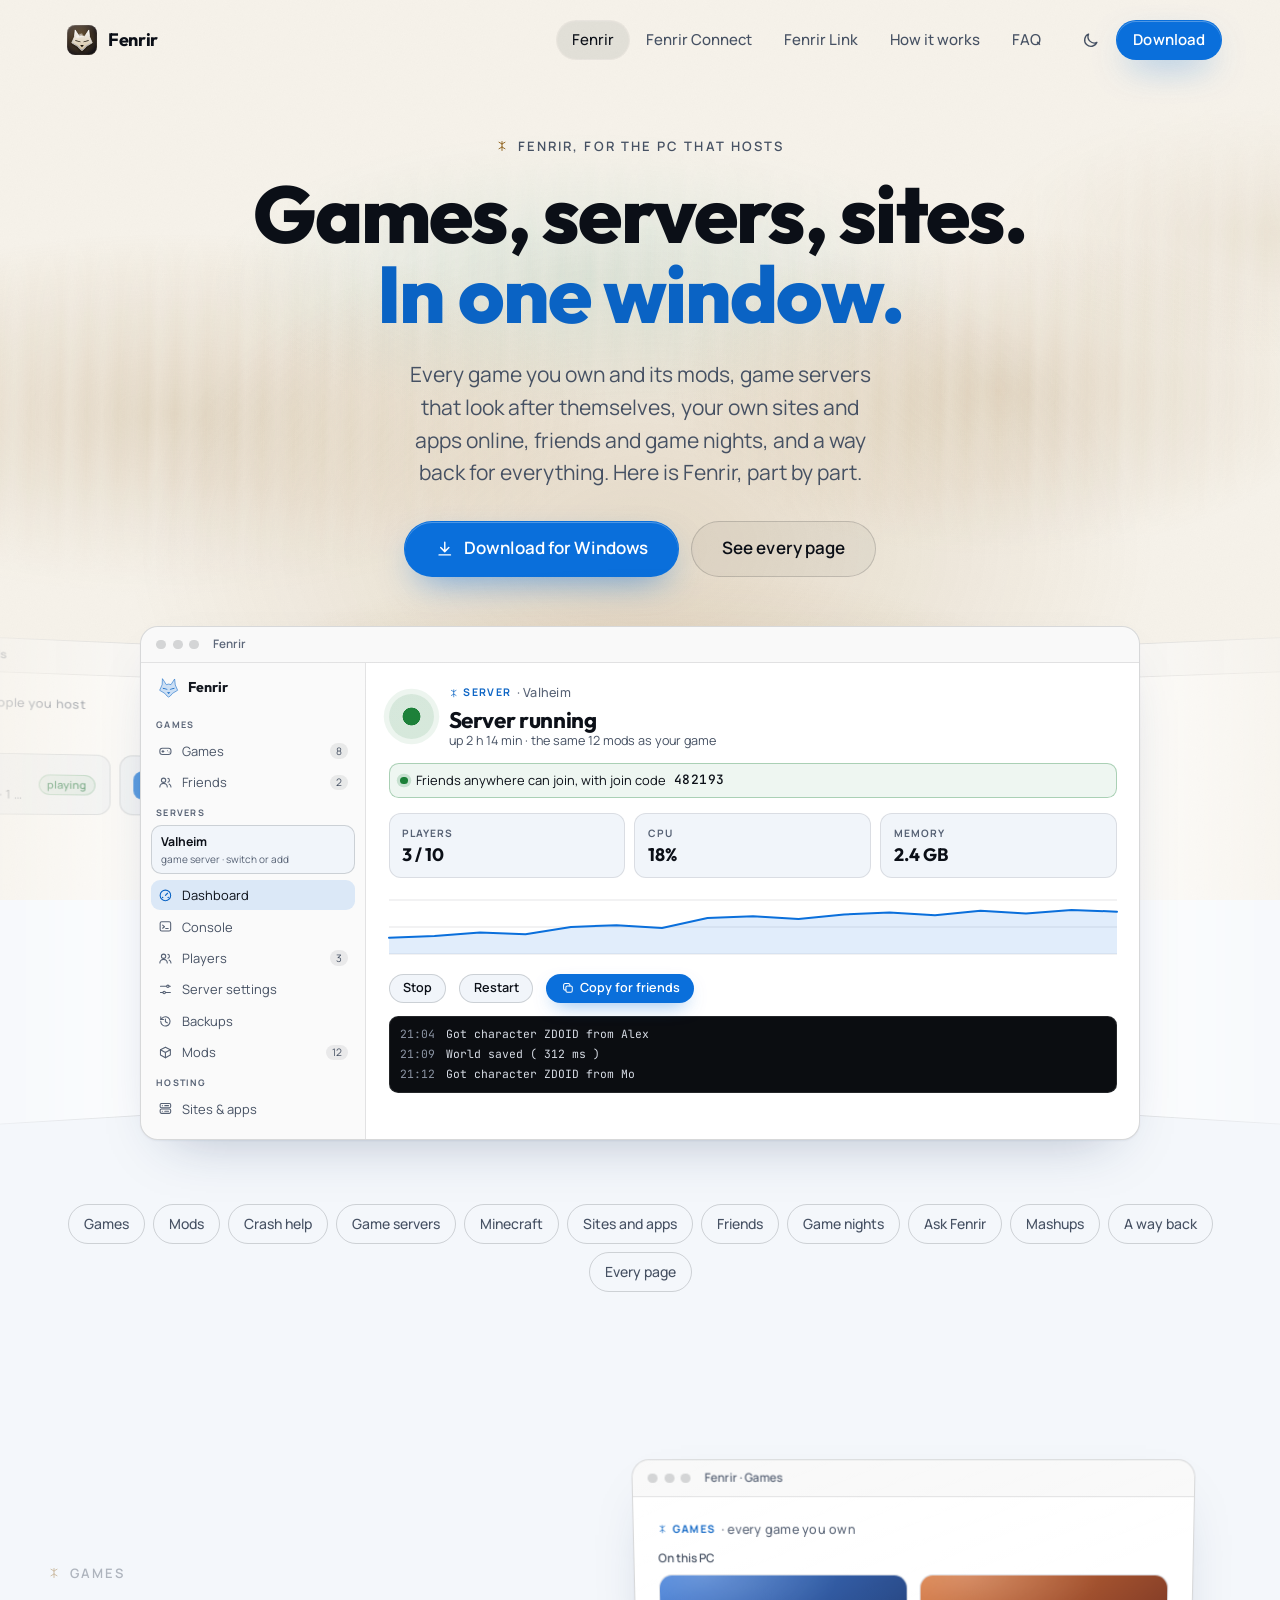
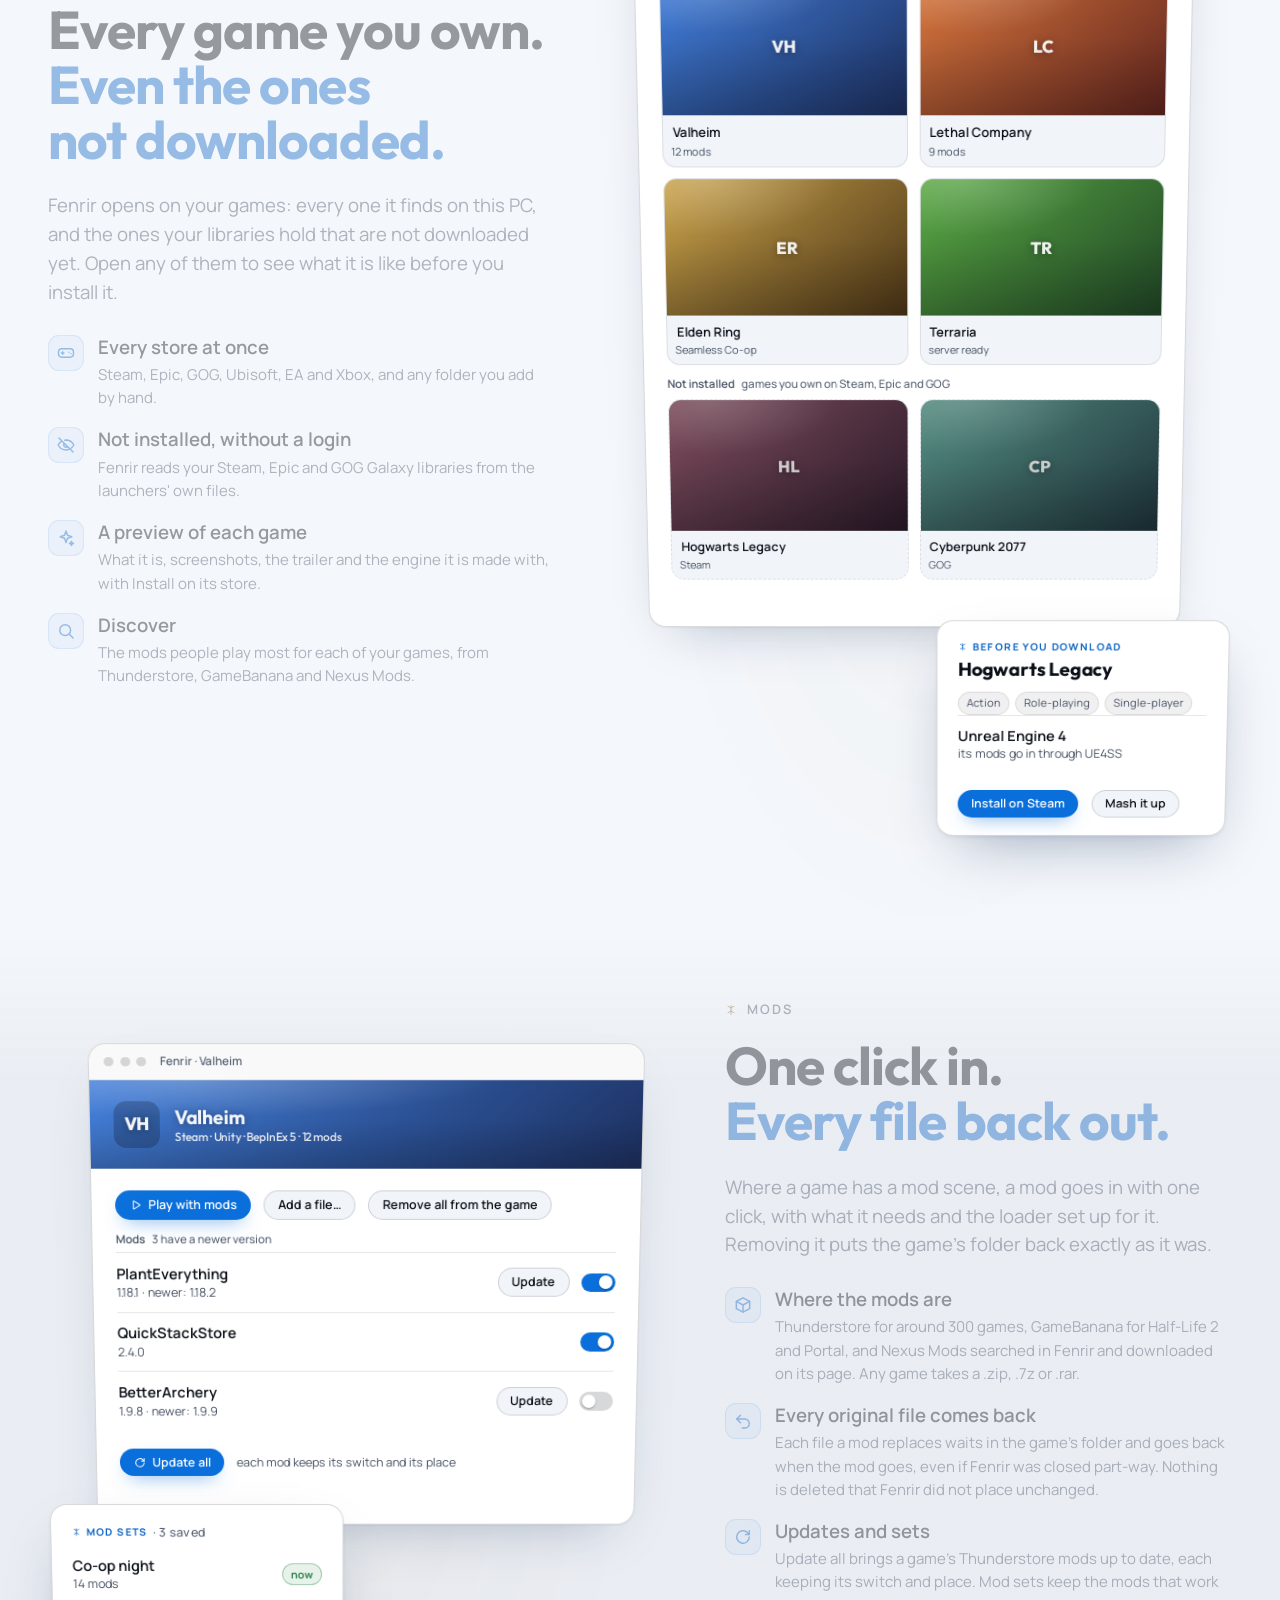
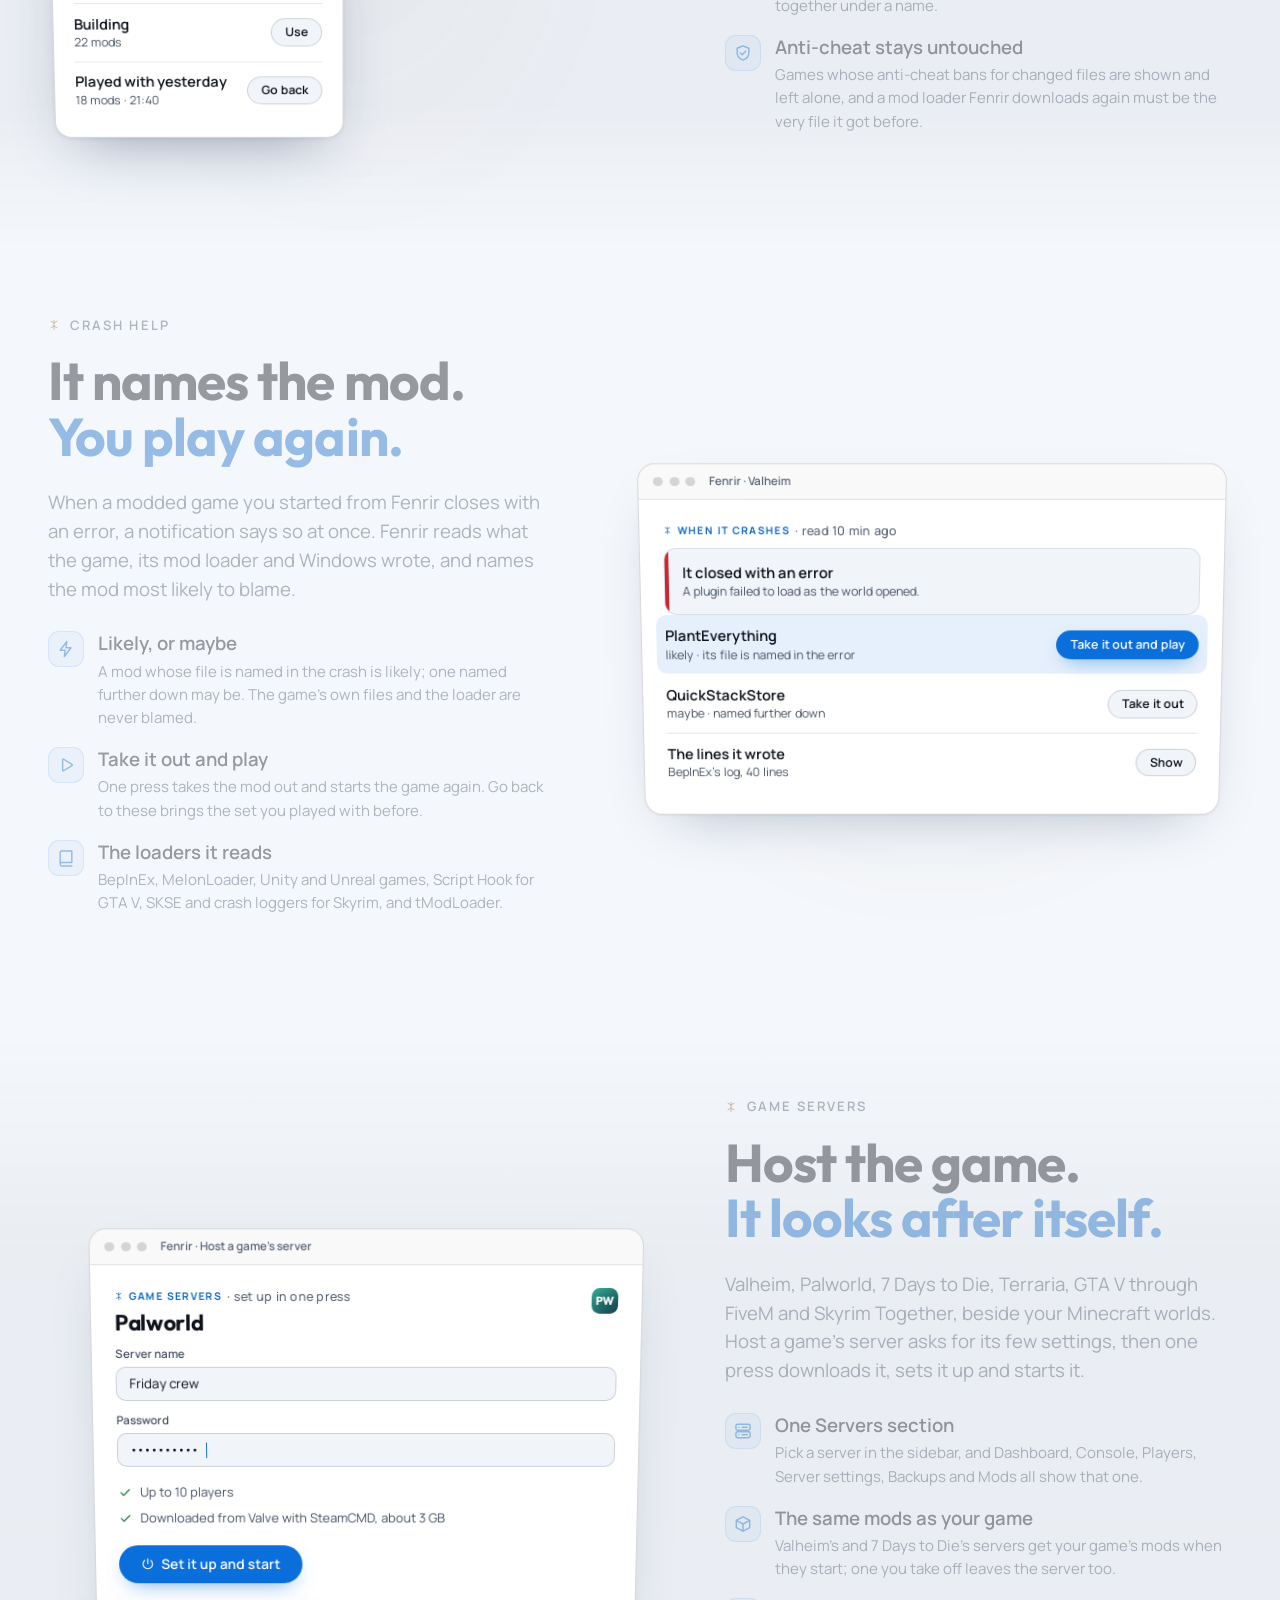
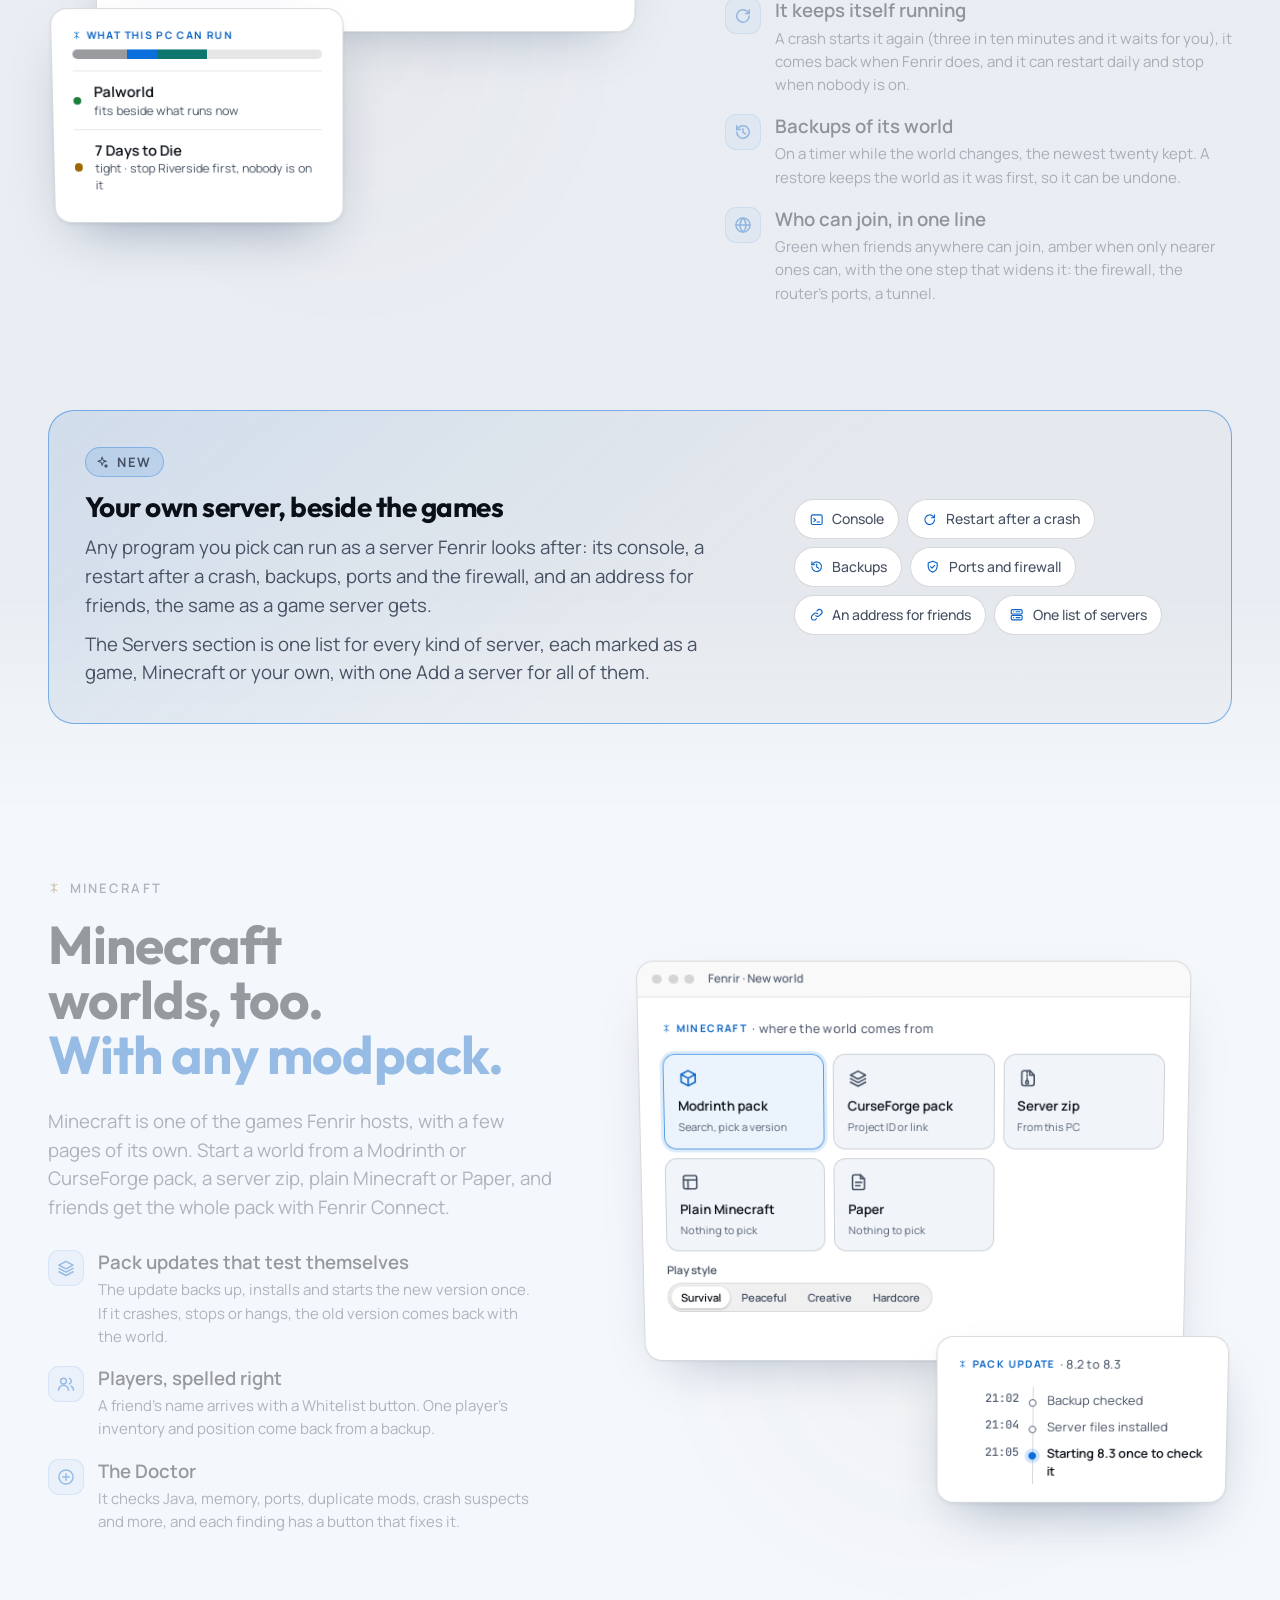
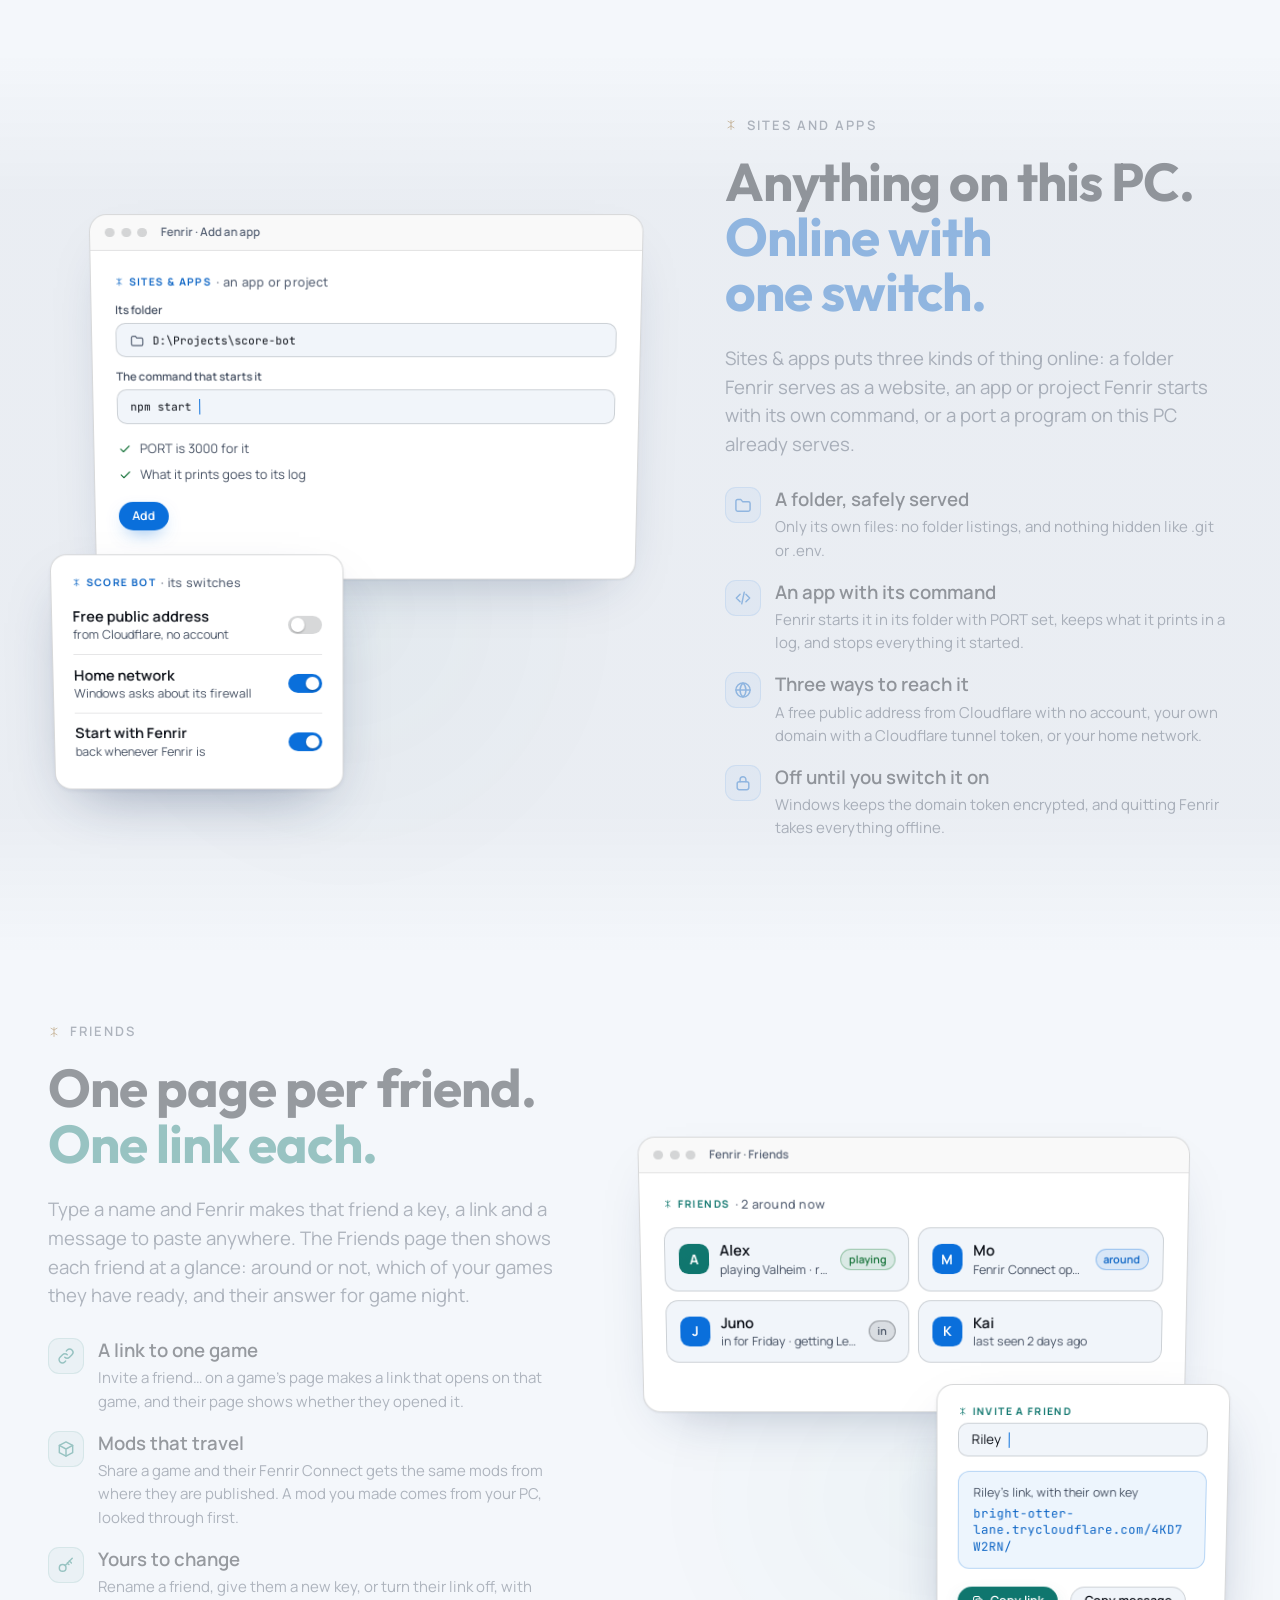
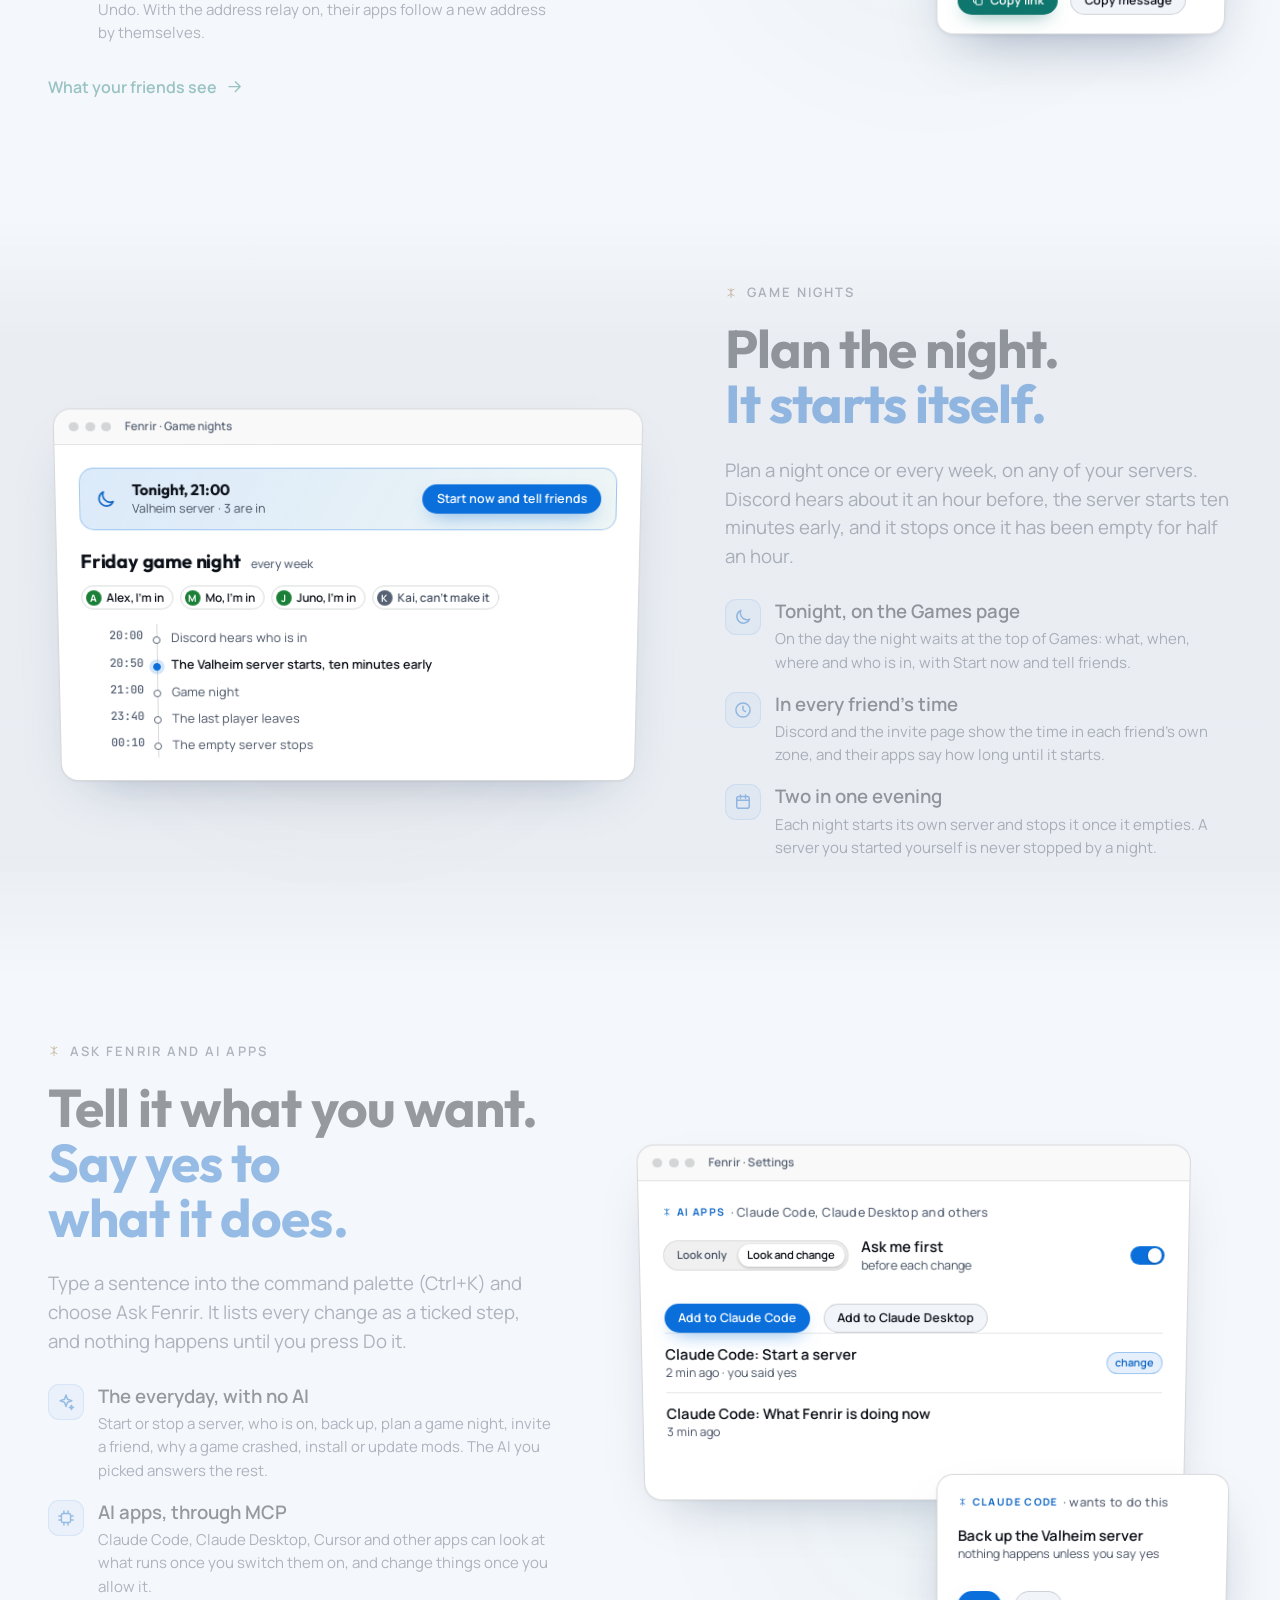
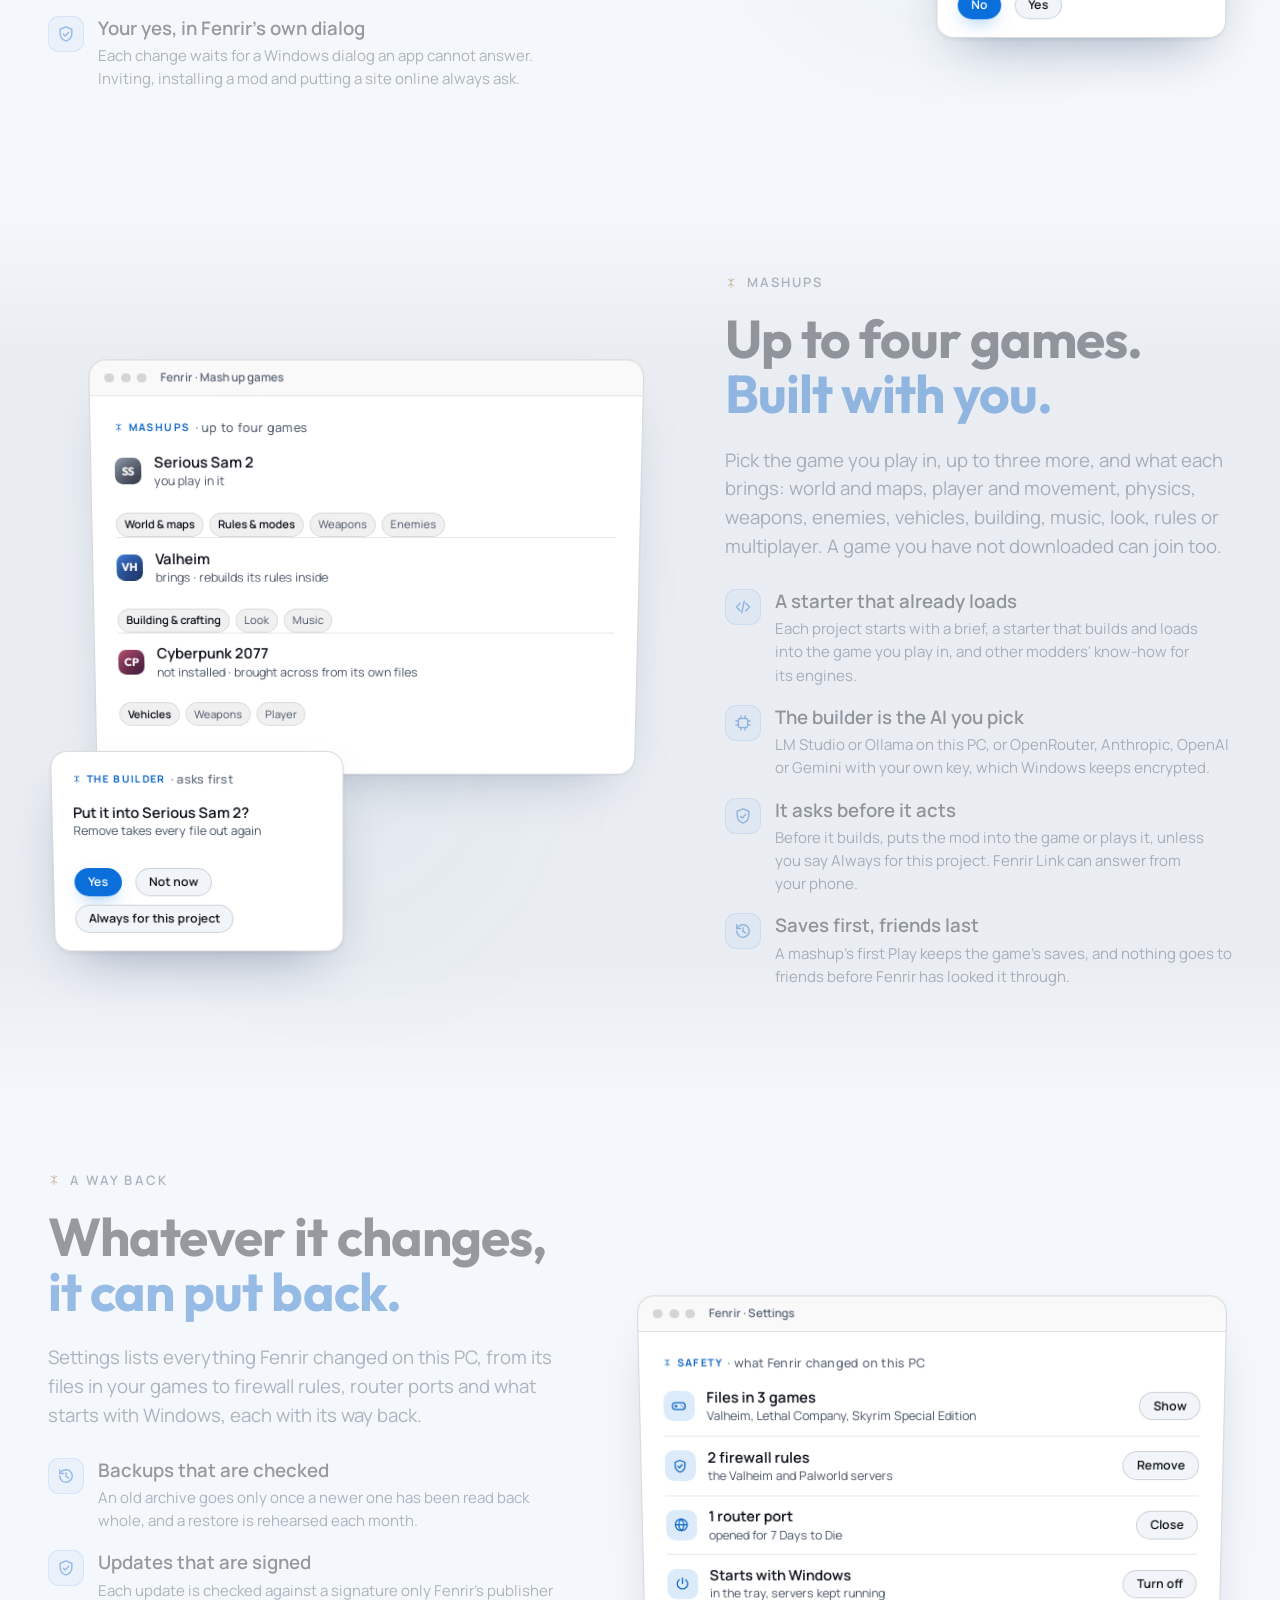
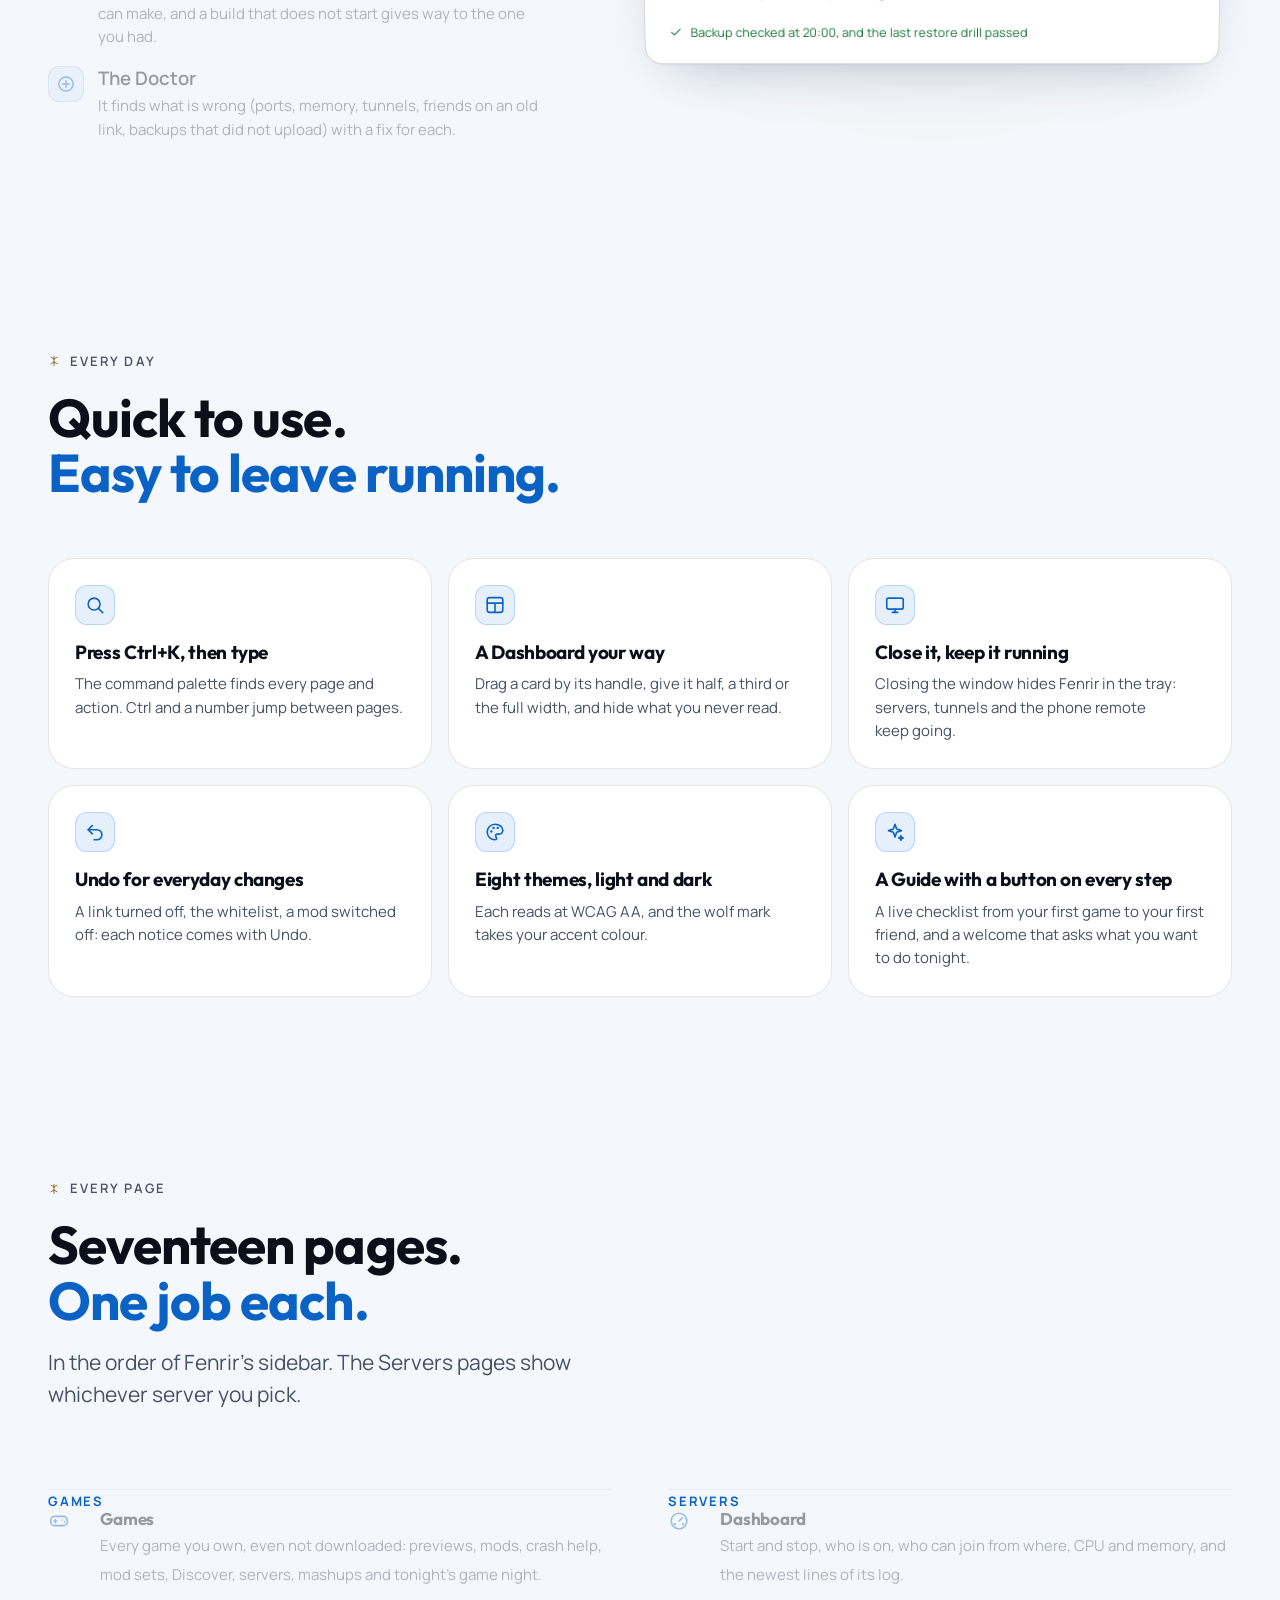
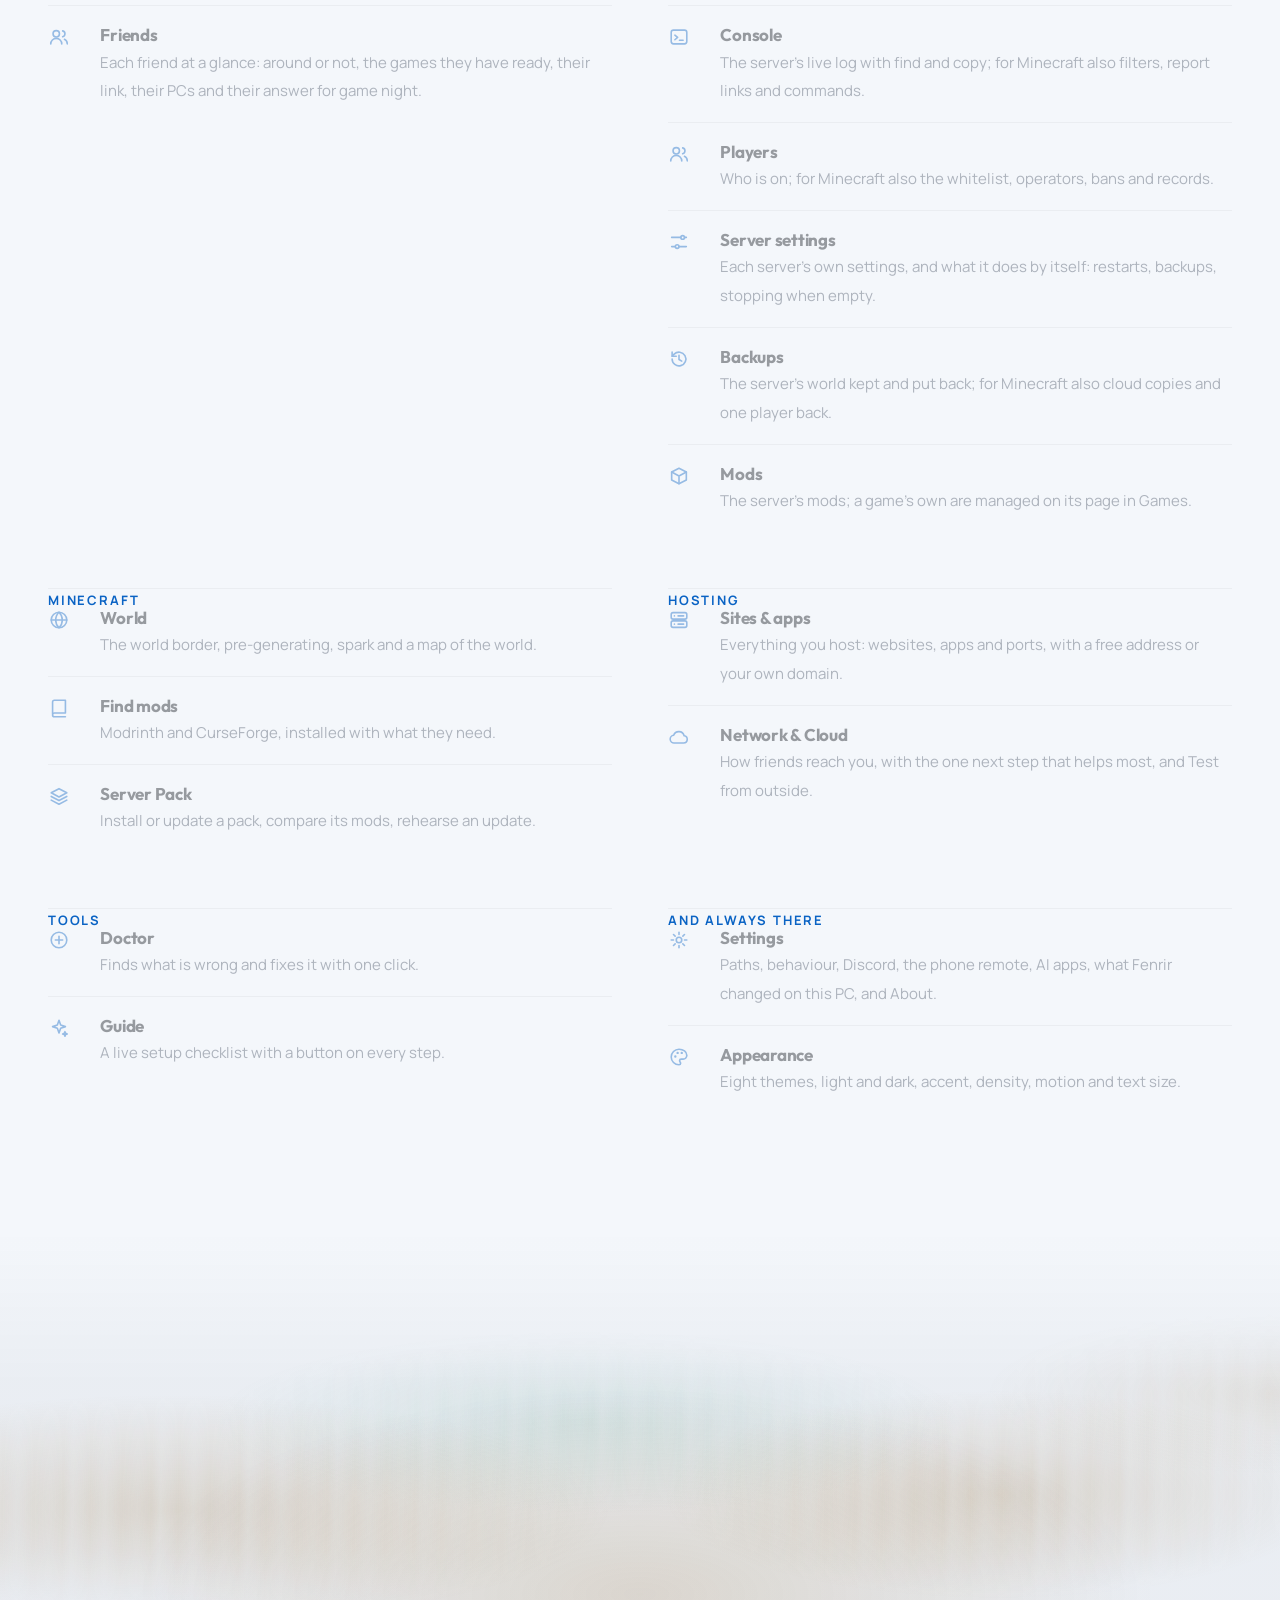
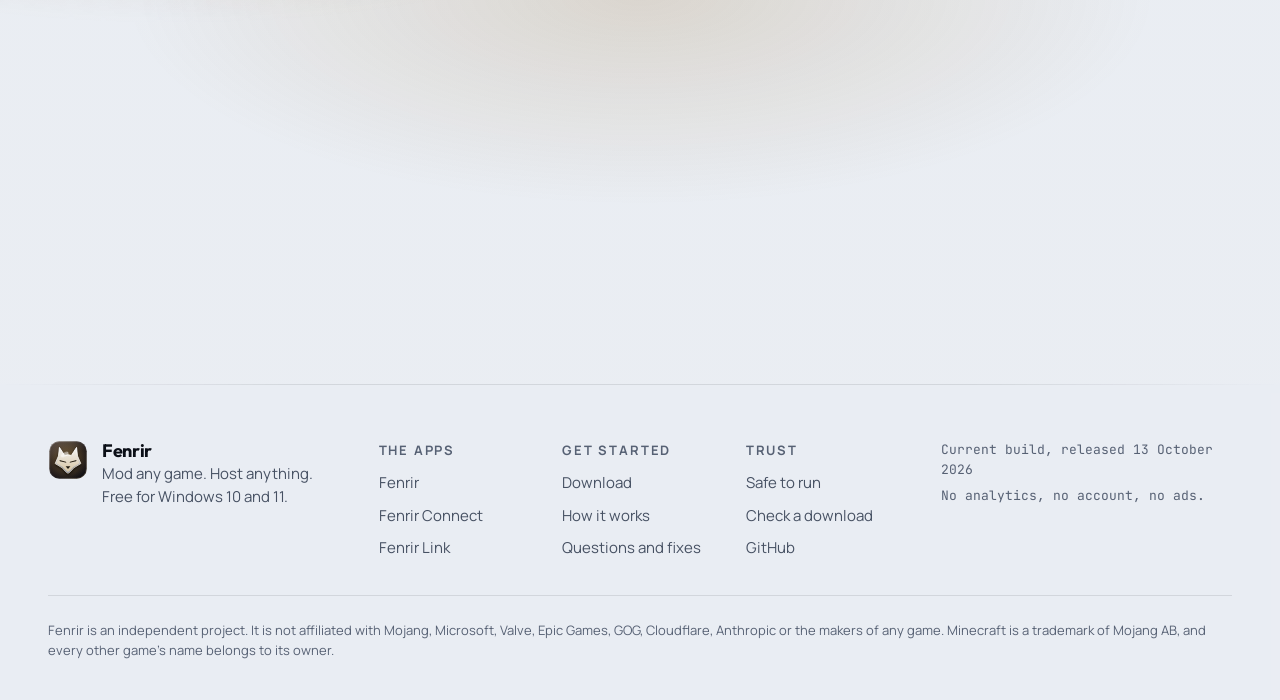
<file: host.html>
<!doctype html>
<html lang="en">
<head>
<meta charset="utf-8">
<meta name="viewport" content="width=device-width, initial-scale=1, viewport-fit=cover">
<title>Fenrir for the PC that hosts · games, servers and sites</title>
<meta name="description" content="What Fenrir does on the PC that hosts: every game and its mods, game servers that look after themselves, your own sites online, friends, game nights and a way back for everything.">
<meta name="theme-color" content="#0b0f17">
<meta property="og:type" content="website">
<meta property="og:site_name" content="Fenrir">
<meta property="og:title" content="Fenrir for the PC that hosts">
<meta property="og:description" content="Every game and its mods, game servers that look after themselves, your own sites and apps online, and a way back for everything. Free for Windows.">
<meta property="og:url" content="https://iksamxul.github.io/fenrir/host">
<meta property="og:image" content="https://iksamxul.github.io/fenrir/assets/social.jpg">
<meta property="og:image:width" content="1200">
<meta property="og:image:height" content="630">
<meta property="og:image:alt" content="Fenrir: mod any game, host anything. Beside it, Fenrir's Games page with a game night tonight and the games on this PC.">
<meta name="twitter:card" content="summary_large_image">
<meta name="twitter:title" content="Fenrir for the PC that hosts">
<meta name="twitter:description" content="Every game and its mods, game servers that look after themselves, your own sites and apps online, and a way back for everything. Free for Windows.">
<meta name="twitter:image" content="https://iksamxul.github.io/fenrir/assets/social.jpg">
<meta name="twitter:image:alt" content="Fenrir: mod any game, host anything. Beside it, Fenrir's Games page with a game night tonight and the games on this PC.">
<link rel="canonical" href="https://iksamxul.github.io/fenrir/host">
<link rel="icon" href="assets/fenrir.svg" type="image/svg+xml">
<link rel="icon" href="assets/wolf.png" type="image/png" sizes="256x256">
<link rel="apple-touch-icon" href="assets/wolf.png">
<link rel="preconnect" href="https://fonts.googleapis.com">
<link rel="preconnect" href="https://fonts.gstatic.com" crossorigin>
<link rel="stylesheet" href="https://fonts.googleapis.com/css2?family=JetBrains+Mono:wght@400;500&family=Manrope:wght@400;500;600;700&family=Outfit:wght@700;800&display=swap">
<link rel="stylesheet" href="assets/site.css">
<script>(function(r){r.classList.add('js');try{var t=localStorage.getItem('fenrir-theme');if(t==='light'||t==='dark')r.setAttribute('data-theme',t)}catch(e){}var m=window.matchMedia;if(!(m&&m('(prefers-reduced-motion: reduce)').matches)){var p=['fenrir','midnight','sakura','ember','yggdrasil','aurora','snow','graphite'][Math.floor(Date.now()/3140)%8];r.setAttribute('data-palette',p);r.setAttribute('data-pa',p);r.setAttribute('data-pb',p);r.setAttribute('data-slot','a')}})(document.documentElement)</script>
<script src="assets/site.js" defer></script>
<script src="assets/motion.js" defer></script>
<script type="application/ld+json">{"@context":"https://schema.org","@type":"SoftwareApplication","name":"Fenrir","applicationCategory":"GameApplication","applicationSubCategory":"Mod manager and game server host","operatingSystem":"Windows 10, Windows 11","isAccessibleForFree":true,"offers":{"@type":"Offer","price":"0","priceCurrency":"USD"},"description":"Fenrir turns one Windows PC into a home for your games and your friends: mods for every game you own with every original file put back, game servers, your own sites and apps online, and a link of its own for every friend.","url":"https://iksamxul.github.io/fenrir/","downloadUrl":"https://iksamxul.github.io/fenrir/download","image":"https://iksamxul.github.io/fenrir/assets/social.jpg","author":{"@type":"Person","name":"iksamxul","url":"https://github.com/iksamxul"}}</script>
</head>
<body>
<div class="atmos" aria-hidden="true"><i class="atmos__a"></i><i class="atmos__b"></i></div>
<div class="top-sentinel" aria-hidden="true"></div>
<svg class="sprite" aria-hidden="true" focusable="false" xmlns="http://www.w3.org/2000/svg">
<symbol id="rune" viewBox="0 0 24 24"><path d="M12 3v18M12 8l6-3.5M12 8L6 4.5M12 14l6 3.5M12 14l-6 3.5"/></symbol>
<symbol id="i-arrow" viewBox="0 0 24 24"><path d="M5 12h14M13 6l6 6-6 6"/></symbol>
<symbol id="i-bolt" viewBox="0 0 24 24"><path d="M13 3L5 13.5h6L10 21l8-10.5h-6z"/></symbol>
<symbol id="i-book" viewBox="0 0 24 24"><path d="M5 18.5V5.5a2 2 0 0 1 2-2h12v14H7a2 2 0 0 0-2 2 2 2 0 0 0 2 2h12"/></symbol>
<symbol id="i-box" viewBox="0 0 24 24"><path d="M12 3.5l8 4.2v8.6l-8 4.2-8-4.2V7.7z"/><path d="M4 7.7l8 4.3 8-4.3M12 12v8.5"/></symbol>
<symbol id="i-calendar" viewBox="0 0 24 24"><rect x="4.5" y="5.5" width="15" height="14" rx="2.5"/><path d="M4.5 10h15M9 3.5v4M15 3.5v4"/></symbol>
<symbol id="i-check" viewBox="0 0 24 24"><path d="M5 12.5l4.5 4.5L19 7.5"/></symbol>
<symbol id="i-clock" viewBox="0 0 24 24"><circle cx="12" cy="12" r="8.5"/><path d="M12 7.5V12l3 2"/></symbol>
<symbol id="i-cloud" viewBox="0 0 24 24"><path d="M7 18.5h10a4 4 0 0 0 .6-7.95A6 6 0 0 0 6.2 10.1 4.2 4.2 0 0 0 7 18.5z"/></symbol>
<symbol id="i-code" viewBox="0 0 24 24"><path d="M8.5 7.5L4 12l4.5 4.5M15.5 7.5L20 12l-4.5 4.5M13.5 5l-3 14"/></symbol>
<symbol id="i-copy" viewBox="0 0 24 24"><rect x="8.5" y="8.5" width="11" height="11" rx="2.5"/><path d="M15.5 8.5V7A2.5 2.5 0 0 0 13 4.5H7A2.5 2.5 0 0 0 4.5 7v6A2.5 2.5 0 0 0 7 15.5h1.5"/></symbol>
<symbol id="i-cpu" viewBox="0 0 24 24"><rect x="6.5" y="6.5" width="11" height="11" rx="2"/><path d="M9.5 3.5v3M14.5 3.5v3M9.5 17.5v3M14.5 17.5v3M3.5 9.5h3M3.5 14.5h3M17.5 9.5h3M17.5 14.5h3"/></symbol>
<symbol id="i-cube" viewBox="0 0 24 24"><rect x="4.5" y="4.5" width="15" height="15" rx="2"/><path d="M4.5 9.5h15M9.5 9.5v10"/></symbol>
<symbol id="i-dash" viewBox="0 0 24 24"><circle cx="12" cy="12" r="8.5"/><path d="M12 12l3.5-3.5"/><path d="M7.5 15.5h.01M16.5 15.5h.01" stroke-width="2.4"/></symbol>
<symbol id="i-down" viewBox="0 0 24 24"><path d="M12 4v11M7 10.5l5 5 5-5M5 19.5h14"/></symbol>
<symbol id="i-eye-off" viewBox="0 0 24 24"><path d="M3.5 3.5l17 17M10.4 6.2A9 9 0 0 1 12 6c5 0 8.4 4.1 9.4 6-.5.9-1.5 2.4-3 3.6M6.4 7.6C4.6 8.9 3.3 10.7 2.6 12c1 1.9 4.4 6 9.4 6 1.5 0 2.9-.4 4.1-1M9.9 9.9a3 3 0 0 0 4.2 4.2"/></symbol>
<symbol id="i-folder" viewBox="0 0 24 24"><path d="M3.5 7.5a2 2 0 0 1 2-2h4l2 2.5h7a2 2 0 0 1 2 2v7.5a2 2 0 0 1-2 2h-13a2 2 0 0 1-2-2z"/></symbol>
<symbol id="i-gear" viewBox="0 0 24 24"><circle cx="12" cy="12" r="3"/><path d="M12 3.5v2.5M12 18v2.5M3.5 12H6M18 12h2.5M6 6l1.8 1.8M16.2 16.2L18 18M6 18l1.8-1.8M16.2 7.8L18 6"/></symbol>
<symbol id="i-globe" viewBox="0 0 24 24"><circle cx="12" cy="12" r="8.5"/><path d="M3.5 12h17M12 3.5c2.4 2.3 3.6 5.1 3.6 8.5s-1.2 6.2-3.6 8.5c-2.4-2.3-3.6-5.1-3.6-8.5s1.2-6.2 3.6-8.5z"/></symbol>
<symbol id="i-history" viewBox="0 0 24 24"><path d="M4.5 12a7.5 7.5 0 1 0 2.2-5.3L4.5 9"/><path d="M4.5 4.5V9H9M12 8v4.5l3 1.8"/></symbol>
<symbol id="i-key" viewBox="0 0 24 24"><circle cx="8" cy="15.5" r="4"/><path d="M11 12.5l8.5-8.5M16 7l2.5 2.5M13.5 9.5l2 2"/></symbol>
<symbol id="i-layers" viewBox="0 0 24 24"><path d="M12 4l8.5 4.5L12 13 3.5 8.5z"/><path d="M3.5 12.5L12 17l8.5-4.5M3.5 16.5L12 21l8.5-4.5"/></symbol>
<symbol id="i-layout" viewBox="0 0 24 24"><rect x="3.5" y="4" width="17" height="16" rx="2.5"/><path d="M3.5 10h17M12 10v10"/></symbol>
<symbol id="i-link" viewBox="0 0 24 24"><path d="M10.5 13.5a4 4 0 0 0 5.66 0l3-3a4 4 0 0 0-5.66-5.66L12.4 5.9M13.5 10.5a4 4 0 0 0-5.66 0l-3 3a4 4 0 0 0 5.66 5.66l1.1-1.06"/></symbol>
<symbol id="i-lock" viewBox="0 0 24 24"><rect x="5" y="10.5" width="14" height="9.5" rx="2.5"/><path d="M8.5 10.5V8a3.5 3.5 0 0 1 7 0v2.5"/></symbol>
<symbol id="i-moon" viewBox="0 0 24 24"><path d="M20 14.5A8 8 0 0 1 9.5 4a8 8 0 1 0 10.5 10.5z"/></symbol>
<symbol id="i-pad" viewBox="0 0 24 24"><rect x="3" y="7" width="18" height="10" rx="4"/><path d="M8 10.5v3M6.5 12h3M15.5 11h.01M18 13h.01"/></symbol>
<symbol id="i-page" viewBox="0 0 24 24"><path d="M7 3.5h7l4.5 4.5v10.5a2 2 0 0 1-2 2H7a2 2 0 0 1-2-2v-13a2 2 0 0 1 2-2z"/><path d="M14 3.5V8h4.5M8.5 12.5h7M8.5 16h5"/></symbol>
<symbol id="i-palette" viewBox="0 0 24 24"><path d="M12 3.5a8.5 8.5 0 1 0 0 17c1.2 0 1.8-.8 1.8-1.7 0-1.3-1.2-1.6-1.2-2.8 0-1 .8-1.7 1.9-1.7h2A4 4 0 0 0 20.5 10c0-3.6-3.8-6.5-8.5-6.5z"/><path d="M8 11.5h.01M10.5 7.5h.01M15 7.5h.01" stroke-width="2.6"/></symbol>
<symbol id="i-pc" viewBox="0 0 24 24"><rect x="3" y="4.5" width="18" height="12" rx="2"/><path d="M9 20h6M12 16.5V20"/></symbol>
<symbol id="i-play" viewBox="0 0 24 24"><path d="M8 5.8v12.4a.8.8 0 0 0 1.2.7l9.9-6.2a.8.8 0 0 0 0-1.4L9.2 5.1A.8.8 0 0 0 8 5.8z"/></symbol>
<symbol id="i-plus" viewBox="0 0 24 24"><circle cx="12" cy="12" r="8.5"/><path d="M12 8v8M8 12h8"/></symbol>
<symbol id="i-power" viewBox="0 0 24 24"><path d="M12 3.5v8M7.2 6.2a7.5 7.5 0 1 0 9.6 0"/></symbol>
<symbol id="i-refresh" viewBox="0 0 24 24"><path d="M19.5 12a7.5 7.5 0 1 1-2.2-5.3L19.5 9"/><path d="M19.5 4.5V9H15"/></symbol>
<symbol id="i-seal" viewBox="0 0 24 24"><path d="M12 3.5l7 2.8v5.2c0 4.3-2.9 7.6-7 9-4.1-1.4-7-4.7-7-9V6.3z"/><path d="M8.8 12.2l2.2 2.2 4.4-4.6"/></symbol>
<symbol id="i-search" viewBox="0 0 24 24"><circle cx="11" cy="11" r="6.5"/><path d="M16 16l4.5 4.5"/></symbol>
<symbol id="i-server" viewBox="0 0 24 24"><rect x="3.5" y="4" width="17" height="7" rx="2"/><rect x="3.5" y="13" width="17" height="7" rx="2"/><path d="M7 7.5h.01M7 16.5h.01M11 7.5h6M11 16.5h6"/></symbol>
<symbol id="i-shield" viewBox="0 0 24 24"><path d="M12 3.5l7 2.8v5.2c0 4.3-2.9 7.6-7 9-4.1-1.4-7-4.7-7-9V6.3z"/><path d="M8.8 12l2.2 2.2 4.2-4.4"/></symbol>
<symbol id="i-sliders" viewBox="0 0 24 24"><path d="M4 7h10M18 7h2M4 17h4M12 17h8"/><circle cx="16" cy="7" r="2"/><circle cx="10" cy="17" r="2"/></symbol>
<symbol id="i-spark" viewBox="0 0 24 24"><path d="M12 3.5l1.8 5.2 5.2 1.8-5.2 1.8L12 17.5l-1.8-5.2L5 10.5l5.2-1.8zM18.5 16l.7 1.8 1.8.7-1.8.7-.7 1.8-.7-1.8-1.8-.7 1.8-.7z"/></symbol>
<symbol id="i-sun" viewBox="0 0 24 24"><circle cx="12" cy="12" r="4"/><path d="M12 2.5v2M12 19.5v2M2.5 12h2M19.5 12h2M5.3 5.3l1.4 1.4M17.3 17.3l1.4 1.4M5.3 18.7l1.4-1.4M17.3 6.7l1.4-1.4"/></symbol>
<symbol id="i-term" viewBox="0 0 24 24"><rect x="3.5" y="4.5" width="17" height="15" rx="2.5"/><path d="M7.5 10l3 2.5-3 2.5M12.5 15.5h4"/></symbol>
<symbol id="i-undo" viewBox="0 0 24 24"><path d="M9 14L4.5 9.5 9 5"/><path d="M4.5 9.5H14a5.5 5.5 0 0 1 0 11h-3"/></symbol>
<symbol id="i-users" viewBox="0 0 24 24"><circle cx="9" cy="8.5" r="3.5"/><path d="M3 19.5a6 6 0 0 1 12 0M16 5.3a3.3 3.3 0 0 1 0 6.4M18 14.5a5.5 5.5 0 0 1 3 5"/></symbol>
<symbol id="i-wolf" viewBox="0 0 64 64"><path d="M14 6L25 23Q32 19.5 39 23L50 6L52 24L59 40L44 49L37 57L32 60.5L27 57L20 49L5 40L12 24Z"/><path d="M14 32.5L27.6 36.2L28.6 38.2L15 35ZM50 32.5L36.4 36.2L35.4 38.2L49 35ZM27 45.5H37L32 51.5Z" fill="currentColor" stroke="none"/></symbol>
<symbol id="i-zip" viewBox="0 0 24 24"><path d="M14 3.5H7.5A2.5 2.5 0 0 0 5 6v12a2.5 2.5 0 0 0 2.5 2.5h9A2.5 2.5 0 0 0 19 18V8.5z"/><path d="M14 3.5v5h5M11 4v2M11 8v2M11 12v2"/><rect x="9.5" y="15" width="3" height="3.5" rx="1"/></symbol>
</svg>
<svg class="sprite logo-defs" aria-hidden="true" focusable="false" xmlns="http://www.w3.org/2000/svg">
<defs>
<linearGradient id="fma-tile" x1="0" y1="0" x2="1" y2="1"><stop offset="0" class="fma-tile-a"/><stop offset="1" class="fma-tile-b"/></linearGradient>
<radialGradient id="fma-halo" cx=".5" cy=".46" r=".6"><stop offset="0" class="fma-halo-a"/><stop offset="1" class="fma-halo-b"/></radialGradient>
<linearGradient id="fma-rim" x1="0" y1="0" x2="1" y2="1"><stop offset="0" stop-color="#ffffff" stop-opacity=".42"/><stop offset=".55" stop-color="#ffffff" stop-opacity=".05"/><stop offset="1" class="fma-rim-c"/></linearGradient>
<linearGradient id="fma-glass" x1="0" y1="0" x2="0" y2="1"><stop offset="0" class="fma-glass-a"/><stop offset="1" class="fma-glass-b"/></linearGradient>
<linearGradient id="fmb-tile" x1="0" y1="0" x2="1" y2="1"><stop offset="0" class="fmb-tile-a"/><stop offset="1" class="fmb-tile-b"/></linearGradient>
<radialGradient id="fmb-halo" cx=".5" cy=".46" r=".6"><stop offset="0" class="fmb-halo-a"/><stop offset="1" class="fmb-halo-b"/></radialGradient>
<linearGradient id="fmb-rim" x1="0" y1="0" x2="1" y2="1"><stop offset="0" stop-color="#ffffff" stop-opacity=".42"/><stop offset=".55" stop-color="#ffffff" stop-opacity=".05"/><stop offset="1" class="fmb-rim-c"/></linearGradient>
<linearGradient id="fmb-glass" x1="0" y1="0" x2="0" y2="1"><stop offset="0" class="fmb-glass-a"/><stop offset="1" class="fmb-glass-b"/></linearGradient>
<linearGradient id="fm-sheen" x1="0" y1="0" x2=".35" y2="1"><stop offset="0" stop-color="#ffffff" stop-opacity=".16"/><stop offset=".5" stop-color="#ffffff" stop-opacity="0"/></linearGradient>
<linearGradient id="fm-top" x1="0" y1="0" x2="0" y2="1"><stop offset=".05" stop-color="#ffffff"/><stop offset=".75" stop-color="#000000"/></linearGradient>
<linearGradient id="fm-bot" x1="0" y1="0" x2="0" y2="1"><stop offset=".35" stop-color="#000000"/><stop offset="1" stop-color="#ffffff"/></linearGradient>
<mask id="fm-mtop"><rect width="64" height="64" fill="url(#fm-top)"/></mask>
<mask id="fm-mbot"><rect width="64" height="64" fill="url(#fm-bot)"/></mask>
<clipPath id="fm-head"><path d="M14 6L25 23Q32 19.5 39 23L50 6L52 24L59 40L44 49L37 57L32 60.5L27 57L20 49L5 40L12 24Z"/></clipPath>
<mask id="fm-cut"><rect width="64" height="64" fill="#ffffff"/><path d="M14 32.5L27.6 36.2L28.6 38.2L15 35ZM50 32.5L36.4 36.2L35.4 38.2L49 35Z" fill="#000000"/><path d="M27 45.5H37L32 51.5Z" fill="#000000"/></mask>
<filter id="fm-blurs" x="-30%" y="-30%" width="160%" height="160%"><feGaussianBlur stdDeviation="2.4"/></filter>
<filter id="fm-blurm" x="-30%" y="-30%" width="160%" height="160%"><feGaussianBlur stdDeviation="1.2"/></filter>
<filter id="fm-blurt" x="-30%" y="-30%" width="160%" height="160%"><feGaussianBlur stdDeviation=".55"/></filter>
</defs>
<symbol id="fenrir-mark-a" viewBox="0 0 64 64">
<rect x="2" y="2" width="60" height="60" rx="16" fill="url(#fma-tile)"/><rect x="2" y="2" width="60" height="60" rx="16" fill="url(#fma-halo)"/><rect x="2" y="2" width="60" height="60" rx="16" fill="url(#fm-sheen)"/>
<rect x="2.6" y="2.6" width="58.8" height="58.8" rx="15.4" fill="none" stroke="url(#fma-rim)" stroke-width="1.2"/>
<g transform="translate(32 32) scale(.76) translate(-32 -32.5)">
<path d="M14 6L25 23Q32 19.5 39 23L50 6L52 24L59 40L44 49L37 57L32 60.5L27 57L20 49L5 40L12 24Z" fill="#000000" opacity=".6" stroke="#000000" stroke-width="2" stroke-linejoin="round" transform="translate(0 3)" filter="url(#fm-blurs)"/>
<g mask="url(#fm-cut)">
<path d="M14 6L25 23Q32 19.5 39 23L50 6L52 24L59 40L44 49L37 57L32 60.5L27 57L20 49L5 40L12 24Z" fill="url(#fma-glass)" stroke="url(#fma-glass)" stroke-width="2" stroke-linejoin="round"/>
<g clip-path="url(#fm-head)" mask="url(#fm-mbot)"><path class="fma-deep" d="M14 6L25 23Q32 19.5 39 23L50 6L52 24L59 40L44 49L37 57L32 60.5L27 57L20 49L5 40L12 24Z" fill="none" stroke-opacity=".5" stroke-width="4" stroke-linejoin="round" filter="url(#fm-blurt)"/></g>
<g clip-path="url(#fm-head)" mask="url(#fm-mtop)"><path d="M14 6L25 23Q32 19.5 39 23L50 6L52 24L59 40L44 49L37 57L32 60.5L27 57L20 49L5 40L12 24Z" fill="none" stroke="#ffffff" stroke-width="1.6" stroke-linejoin="round" transform="translate(0 .7)"/></g>
<ellipse cx="25" cy="21" rx="9" ry="4" fill="#ffffff" opacity=".55" filter="url(#fm-blurm)" transform="rotate(-28 25 21)"/>
</g>
</g>
</symbol>
<symbol id="fenrir-mark-b" viewBox="0 0 64 64">
<rect x="2" y="2" width="60" height="60" rx="16" fill="url(#fmb-tile)"/><rect x="2" y="2" width="60" height="60" rx="16" fill="url(#fmb-halo)"/><rect x="2" y="2" width="60" height="60" rx="16" fill="url(#fm-sheen)"/>
<rect x="2.6" y="2.6" width="58.8" height="58.8" rx="15.4" fill="none" stroke="url(#fmb-rim)" stroke-width="1.2"/>
<g transform="translate(32 32) scale(.76) translate(-32 -32.5)">
<path d="M14 6L25 23Q32 19.5 39 23L50 6L52 24L59 40L44 49L37 57L32 60.5L27 57L20 49L5 40L12 24Z" fill="#000000" opacity=".6" stroke="#000000" stroke-width="2" stroke-linejoin="round" transform="translate(0 3)" filter="url(#fm-blurs)"/>
<g mask="url(#fm-cut)">
<path d="M14 6L25 23Q32 19.5 39 23L50 6L52 24L59 40L44 49L37 57L32 60.5L27 57L20 49L5 40L12 24Z" fill="url(#fmb-glass)" stroke="url(#fmb-glass)" stroke-width="2" stroke-linejoin="round"/>
<g clip-path="url(#fm-head)" mask="url(#fm-mbot)"><path class="fmb-deep" d="M14 6L25 23Q32 19.5 39 23L50 6L52 24L59 40L44 49L37 57L32 60.5L27 57L20 49L5 40L12 24Z" fill="none" stroke-opacity=".5" stroke-width="4" stroke-linejoin="round" filter="url(#fm-blurt)"/></g>
<g clip-path="url(#fm-head)" mask="url(#fm-mtop)"><path d="M14 6L25 23Q32 19.5 39 23L50 6L52 24L59 40L44 49L37 57L32 60.5L27 57L20 49L5 40L12 24Z" fill="none" stroke="#ffffff" stroke-width="1.6" stroke-linejoin="round" transform="translate(0 .7)"/></g>
<ellipse cx="25" cy="21" rx="9" ry="4" fill="#ffffff" opacity=".55" filter="url(#fm-blurm)" transform="rotate(-28 25 21)"/>
</g>
</g>
</symbol>
</svg>
<a class="skip" href="#main">Skip to content</a>

<header class="nav" data-nav>
  <div class="nav__in">
    <a class="nav__brand" href="./" aria-label="Fenrir, home"><span class="logo" aria-hidden="true"><svg width="32" height="32" viewBox="0 0 64 64" focusable="false"><use href="#fenrir-mark-a"/></svg><span class="lg-b"><svg width="32" height="32" viewBox="0 0 64 64" focusable="false"><use href="#fenrir-mark-b"/></svg></span></span><span>Fenrir</span></a>
    <nav class="nav__links" id="nav-links" aria-label="Main">
      <span class="nav__pill" aria-hidden="true"></span>
      <a href="host" aria-current="page">Fenrir</a>
      <a href="connect">Fenrir Connect</a>
      <a href="link">Fenrir Link</a>
      <a href="./#how">How it works</a>
      <a href="faq">FAQ</a>
    </nav>
    <div class="nav__end">
      <button class="nav__icon" type="button" data-theme-toggle aria-label="Switch to light theme"><svg class="i t-sun" aria-hidden="true"><use href="#i-sun"/></svg><svg class="i t-moon" aria-hidden="true"><use href="#i-moon"/></svg></button>
      <a class="btn btn--primary btn--sm" href="download">Download</a>
      <button class="nav__icon nav__menu" type="button" aria-expanded="false" aria-controls="nav-links" aria-label="Open the menu"><span class="burger" aria-hidden="true"><i></i><i></i></span></button>
    </div>
  </div>
</header>

<main id="main">

  <!-- Hero: three windows in a fan -->
  <section class="phero sky" aria-labelledby="page-title" data-ambient>
    <div class="sky__stars" aria-hidden="true"></div>
    <div class="aurora" aria-hidden="true"><div class="aurora__haze"></div><div class="aurora__band"></div></div>
    <div class="wrap">
      <p class="eyebrow"><svg class="rune" aria-hidden="true"><use href="#rune"/></svg>Fenrir, for the PC that hosts</p>
      <h1 class="page-title" id="page-title"><span class="line">Games, servers, sites.</span> <span class="line accent">In one window.</span></h1>
      <p class="lead">Every game you own and its mods, game servers that look after themselves, your own sites and apps online, friends and game nights, and a way back for everything. Here is Fenrir, part by part.</p>
      <div class="phero__cta">
        <a class="btn btn--primary btn--lg" href="download#fenrir"><svg class="i" aria-hidden="true"><use href="#i-down"/></svg>Download for Windows</a>
        <a class="btn btn--ghost btn--lg" href="#pages">See every page</a>
      </div>
    </div>
    <div class="hero__stage">
      <div class="hero__glow" aria-hidden="true" data-parallax-glow></div>
      <div class="hero__float fan mock" data-parallax>
        <div class="m-win fan__side fan__side--l" aria-hidden="true">
          <div class="m-win__bar"><i></i><i></i><i></i><b>Fenrir · Friends</b></div>
          <div class="m-win__body">
            <p class="m-kick"><svg class="rune" aria-hidden="true"><use href="#rune"/></svg>Friends <span>· the people you host</span></p>
            <p class="m-title">Friends</p>
            <div class="m-friends">
              <div class="m-friend"><span class="m-av m-av--teal">A</span><div><b>Alex</b><span class="m-sub">on Valheim · 1 h 12 min</span></div><span class="m-pill m-pill--ok">playing</span></div>
              <div class="m-friend"><span class="m-av">M</span><div><b>Mo</b><span class="m-sub">Fenrir Connect is open</span></div><span class="m-pill">around</span></div>
              <div class="m-friend"><span class="m-av">J</span><div><b>Juno</b><span class="m-sub">in for Friday</span></div><span class="m-pill m-pill--quiet">in</span></div>
              <div class="m-friend"><span class="m-av">K</span><div><b>Kai</b><span class="m-sub">last seen 2 days ago</span></div></div>
            </div>
          </div>
        </div>
        <div class="m-win aw fan__main" role="img" aria-label="Fenrir's window with its sidebar: Games and Friends, then Servers with the Valheim server picked, and its Dashboard: running for 2 hours with 3 of 10 playing, friends anywhere can join with code 482193, CPU, memory and the newest lines of its log.">
          <div class="m-win__bar"><i></i><i></i><i></i><b>Fenrir</b></div>
          <div class="aw__in">
            <div class="aw__side">
              <span class="aw__brand"><svg class="i" aria-hidden="true"><use href="#i-wolf"/></svg>Fenrir</span>
              <span class="aw__sec">Games</span>
              <span class="aw__item"><svg class="i" aria-hidden="true"><use href="#i-pad"/></svg>Games<em>8</em></span>
              <span class="aw__item"><svg class="i" aria-hidden="true"><use href="#i-users"/></svg>Friends<em>2</em></span>
              <span class="aw__sec">Servers</span>
              <span class="aw__switch"><b>Valheim</b><small>game server · switch or add</small></span>
              <span class="aw__item is-on"><svg class="i" aria-hidden="true"><use href="#i-dash"/></svg>Dashboard</span>
              <span class="aw__item"><svg class="i" aria-hidden="true"><use href="#i-term"/></svg>Console</span>
              <span class="aw__item"><svg class="i" aria-hidden="true"><use href="#i-users"/></svg>Players<em>3</em></span>
              <span class="aw__item"><svg class="i" aria-hidden="true"><use href="#i-sliders"/></svg>Server settings</span>
              <span class="aw__item"><svg class="i" aria-hidden="true"><use href="#i-history"/></svg>Backups</span>
              <span class="aw__item"><svg class="i" aria-hidden="true"><use href="#i-box"/></svg>Mods<em>12</em></span>
              <span class="aw__sec">Hosting</span>
              <span class="aw__item"><svg class="i" aria-hidden="true"><use href="#i-server"/></svg>Sites &amp; apps</span>
            </div>
            <div class="aw__main">
              <div class="m-status"><span class="m-ring" aria-hidden="true"></span><div><p class="m-kick"><svg class="rune" aria-hidden="true"><use href="#rune"/></svg>Server <span>· Valheim</span></p><p class="m-title">Server running</p><span class="m-sub">up 2 h 14 min · the same 12 mods as your game</span></div></div>
              <p class="m-reach">Friends anywhere can join, with join code <b>482193</b></p>
              <div class="m-stats"><div><small>Players</small><b>3 / 10</b></div><div><small>CPU</small><b>18%</b></div><div><small>Memory</small><b>2.4 GB</b></div></div>
              <svg class="m-chart m-chart--flat" viewBox="0 0 320 70" preserveAspectRatio="none" aria-hidden="true"><path class="grid" d="M0 10H320M0 40H320M0 70H320"/><path class="area" d="M0 70 L0 52 L20 50 L40 46 L60 48 L80 40 L100 38 L120 41 L140 30 L160 28 L180 31 L200 26 L220 24 L240 27 L260 22 L280 25 L300 21 L320 23 L320 70 Z"/><path class="line" d="M0 52 L20 50 L40 46 L60 48 L80 40 L100 38 L120 41 L140 30 L160 28 L180 31 L200 26 L220 24 L240 27 L260 22 L280 25 L300 21 L320 23"/></svg>
              <div class="m-actions"><span class="m-btn">Stop</span><span class="m-btn">Restart</span><span class="m-btn m-btn--p"><svg class="i" aria-hidden="true"><use href="#i-copy"/></svg>Copy for friends</span></div>
              <div class="m-log" aria-hidden="true"><span><time>21:04</time>Got character ZDOID from Alex</span><span><time>21:09</time>World saved ( 312 ms )</span><span><time>21:12</time>Got character ZDOID from Mo</span></div>
            </div>
          </div>
        </div>
        <div class="m-win fan__side fan__side--r" aria-hidden="true">
          <div class="m-win__bar"><i></i><i></i><i></i><b>Fenrir · Sites &amp; apps</b></div>
          <div class="m-win__body">
            <p class="m-kick"><svg class="rune" aria-hidden="true"><use href="#rune"/></svg>Hosting <span>· anything on this PC</span></p>
            <p class="m-title">Sites &amp; apps</p>
            <div class="m-tiles">
              <div class="m-tile"><span class="m-ic"><svg class="i" aria-hidden="true"><use href="#i-folder"/></svg></span><b>Game night page</b><span class="m-sub">website</span><span class="m-pill m-pill--ok">public</span></div>
              <div class="m-tile"><span class="m-ic"><svg class="i" aria-hidden="true"><use href="#i-code"/></svg></span><b>Score bot</b><span class="m-sub">app · port 3000</span><span class="m-pill">home network</span></div>
              <div class="m-tile"><span class="m-ic"><svg class="i" aria-hidden="true"><use href="#i-term"/></svg></span><b>Dev server</b><span class="m-sub">port 5173</span><span class="m-pill m-pill--quiet">this PC</span></div>
            </div>
          </div>
        </div>
      </div>
    </div>
    <nav class="wrap jump" aria-label="On this page">
      <a href="#games">Games</a><a href="#mods">Mods</a><a href="#crashes">Crash help</a><a href="#servers">Game servers</a><a href="#minecraft">Minecraft</a><a href="#hosting">Sites and apps</a><a href="#friends">Friends</a><a href="#nights">Game nights</a><a href="#ask">Ask Fenrir</a><a href="#mashups">Mashups</a><a href="#safety">A way back</a><a href="#pages">Every page</a>
    </nav>
  </section>

  <!-- Games -->
  <section class="scene" id="games" aria-labelledby="t-games">
    <div class="wrap scene__grid">
      <div class="scene__copy">
        <p class="eyebrow"><svg class="rune" aria-hidden="true"><use href="#rune"/></svg>Games</p>
        <h2 class="title" id="t-games"><span class="line">Every game you own.</span> <span class="line accent">Even the ones not downloaded.</span></h2>
        <p class="copy">Fenrir opens on your games: every one it finds on this PC, and the ones your libraries hold that are not downloaded yet. Open any of them to see what it is like before you install it.</p>
        <ul class="points">
          <li><svg class="i" aria-hidden="true"><use href="#i-pad"/></svg><b>Every store at once</b><span>Steam, Epic, GOG, Ubisoft, EA and Xbox, and any folder you add by hand.</span></li>
          <li><svg class="i" aria-hidden="true"><use href="#i-eye-off"/></svg><b>Not installed, without a login</b><span>Fenrir reads your Steam, Epic and GOG Galaxy libraries from the launchers' own files.</span></li>
          <li><svg class="i" aria-hidden="true"><use href="#i-spark"/></svg><b>A preview of each game</b><span>What it is, screenshots, the trailer and the engine it is made with, with Install on its store.</span></li>
          <li><svg class="i" aria-hidden="true"><use href="#i-search"/></svg><b>Discover</b><span>The mods people play most for each of your games, from Thunderstore, GameBanana and Nexus Mods.</span></li>
        </ul>
      </div>
      <div class="scene__visual mock pair pair--hang" role="img" aria-label="The Games page: Valheim, Lethal Company, Elden Ring and Terraria on this PC, and a Not installed shelf with Hogwarts Legacy on Steam and Cyberpunk 2077 on GOG. Under it, the preview of Hogwarts Legacy: action and role-playing, made with Unreal Engine 4, with Install on Steam and Mash it up.">
        <div class="glow" aria-hidden="true"></div>
        <div class="m-win pair__wide">
          <div class="m-win__bar"><i></i><i></i><i></i><b>Fenrir · Games</b></div>
          <div class="m-win__body">
            <p class="m-kick"><svg class="rune" aria-hidden="true"><use href="#rune"/></svg>Games <span>· every game you own</span></p>
            <p class="m-label">On this PC</p>
            <div class="gts gts--sm">
              <div class="gt"><span class="gt__art gt--1">VH</span><span class="gt__name">Valheim</span><span class="gt__meta">12 mods</span></div>
              <div class="gt"><span class="gt__art gt--2">LC</span><span class="gt__name">Lethal Company</span><span class="gt__meta">9 mods</span></div>
              <div class="gt"><span class="gt__art gt--3">ER</span><span class="gt__name">Elden Ring</span><span class="gt__meta">Seamless Co-op</span></div>
              <div class="gt"><span class="gt__art gt--5">TR</span><span class="gt__name">Terraria</span><span class="gt__meta">server ready</span></div>
            </div>
            <p class="m-label">Not installed <span class="m-count">games you own on Steam, Epic and GOG</span></p>
            <div class="gts gts--sm">
              <div class="gt gt--owned"><span class="gt__art gt--8">HL</span><span class="gt__name">Hogwarts Legacy</span><span class="gt__meta">Steam</span></div>
              <div class="gt gt--owned"><span class="gt__art gt--4">CP</span><span class="gt__name">Cyberpunk 2077</span><span class="gt__meta">GOG</span></div>
            </div>
          </div>
        </div>
        <div class="m-card m-float pair__hang">
          <p class="m-kick"><svg class="rune" aria-hidden="true"><use href="#rune"/></svg>Before you download</p>
          <p class="m-h">Hogwarts Legacy</p>
          <div class="m-tags"><span>Action</span><span>Role-playing</span><span>Single-player</span></div>
          <div class="m-row"><div><b>Unreal Engine 4</b><span class="m-sub">its mods go in through UE4SS</span></div></div>
          <div class="m-actions"><span class="m-btn m-btn--p">Install on Steam</span><span class="m-btn">Mash it up</span></div>
        </div>
      </div>
    </div>
  </section>

  <!-- Mods -->
  <section class="scene scene--deep scene--flip" id="mods" aria-labelledby="t-mods">
    <div class="wrap scene__grid">
      <div class="scene__copy">
        <p class="eyebrow"><svg class="rune" aria-hidden="true"><use href="#rune"/></svg>Mods</p>
        <h2 class="title" id="t-mods"><span class="line">One click in.</span> <span class="line accent">Every file back out.</span></h2>
        <p class="copy">Where a game has a mod scene, a mod goes in with one click, with what it needs and the loader set up for it. Removing it puts the game's folder back exactly as it was.</p>
        <ul class="points">
          <li><svg class="i" aria-hidden="true"><use href="#i-box"/></svg><b>Where the mods are</b><span>Thunderstore for around 300 games, GameBanana for Half-Life 2 and Portal, and Nexus Mods searched in Fenrir and downloaded on its page. Any game takes a .zip, .7z or .rar.</span></li>
          <li><svg class="i" aria-hidden="true"><use href="#i-undo"/></svg><b>Every original file comes back</b><span>Each file a mod replaces waits in the game's folder and goes back when the mod goes, even if Fenrir was closed part-way. Nothing is deleted that Fenrir did not place unchanged.</span></li>
          <li><svg class="i" aria-hidden="true"><use href="#i-refresh"/></svg><b>Updates and sets</b><span>Update all brings a game's Thunderstore mods up to date, each keeping its switch and place. Mod sets keep the mods that work together under a name.</span></li>
          <li><svg class="i" aria-hidden="true"><use href="#i-shield"/></svg><b>Anti-cheat stays untouched</b><span>Games whose anti-cheat bans for changed files are shown and left alone, and a mod loader Fenrir downloads again must be the very file it got before.</span></li>
        </ul>
      </div>
      <div class="scene__visual mock pair pair--hang" role="img" aria-label="Valheim's page in Fenrir: Play with mods, twelve mods from Thunderstore with their switches, three with a newer version and Update all. Under it, Mod sets: Co-op night is in use, Building has 22 mods, and the mods played with yesterday can come back with Go back.">
        <div class="glow" aria-hidden="true"></div>
        <div class="m-win pair__wide">
          <div class="m-win__bar"><i></i><i></i><i></i><b>Fenrir · Valheim</b></div>
          <div class="m-banner gt--1"><span>VH</span><div><b>Valheim</b><small>Steam · Unity · BepInEx 5 · 12 mods</small></div></div>
          <div class="m-win__body">
            <div class="m-actions m-actions--top"><span class="m-btn m-btn--p"><svg class="i" aria-hidden="true"><use href="#i-play"/></svg>Play with mods</span><span class="m-btn">Add a file…</span><span class="m-btn">Remove all from the game</span></div>
            <p class="m-label">Mods <span class="m-count">3 have a newer version</span></p>
            <div class="m-row"><div><b>PlantEverything</b><span class="m-sub">1.18.1 · newer: 1.18.2</span></div><span class="m-btn">Update</span><span class="m-switch is-on" aria-hidden="true"></span></div>
            <div class="m-row"><div><b>QuickStackStore</b><span class="m-sub">2.4.0</span></div><span class="m-switch is-on" aria-hidden="true"></span></div>
            <div class="m-row"><div><b>BetterArchery</b><span class="m-sub">1.9.8 · newer: 1.9.9</span></div><span class="m-btn">Update</span><span class="m-switch" aria-hidden="true"></span></div>
            <div class="m-actions"><span class="m-btn m-btn--p"><svg class="i" aria-hidden="true"><use href="#i-refresh"/></svg>Update all</span><span class="m-sub">each mod keeps its switch and its place</span></div>
          </div>
        </div>
        <div class="m-card m-float pair__hang">
          <p class="m-kick"><svg class="rune" aria-hidden="true"><use href="#rune"/></svg>Mod sets <span>· 3 saved</span></p>
          <div class="m-row"><div><b>Co-op night</b><span class="m-sub">14 mods</span></div><span class="m-pill m-pill--ok">now</span></div>
          <div class="m-row"><div><b>Building</b><span class="m-sub">22 mods</span></div><span class="m-btn">Use</span></div>
          <div class="m-row"><div><b>Played with yesterday</b><span class="m-sub">18 mods · 21:40</span></div><span class="m-btn">Go back</span></div>
        </div>
      </div>
    </div>
  </section>

  <!-- Crash help -->
  <section class="scene" id="crashes" aria-labelledby="t-crashes">
    <div class="wrap scene__grid">
      <div class="scene__copy">
        <p class="eyebrow"><svg class="rune" aria-hidden="true"><use href="#rune"/></svg>Crash help</p>
        <h2 class="title" id="t-crashes"><span class="line">It names the mod.</span> <span class="line accent">You play again.</span></h2>
        <p class="copy">When a modded game you started from Fenrir closes with an error, a notification says so at once. Fenrir reads what the game, its mod loader and Windows wrote, and names the mod most likely to blame.</p>
        <ul class="points">
          <li><svg class="i" aria-hidden="true"><use href="#i-bolt"/></svg><b>Likely, or maybe</b><span>A mod whose file is named in the crash is likely; one named further down may be. The game's own files and the loader are never blamed.</span></li>
          <li><svg class="i" aria-hidden="true"><use href="#i-play"/></svg><b>Take it out and play</b><span>One press takes the mod out and starts the game again. Go back to these brings the set you played with before.</span></li>
          <li><svg class="i" aria-hidden="true"><use href="#i-book"/></svg><b>The loaders it reads</b><span>BepInEx, MelonLoader, Unity and Unreal games, Script Hook for GTA V, SKSE and crash loggers for Skyrim, and tModLoader.</span></li>
        </ul>
      </div>
      <div class="scene__visual mock" role="img" aria-label="Valheim's page in Fenrir after a crash: it closed with an error ten minutes ago, a plugin failed to load as the world opened. PlantEverything is likely to blame because its file is named in the error, with Take it out and play; the lines BepInEx wrote can be shown.">
        <div class="glow" aria-hidden="true"></div>
        <div class="m-win">
          <div class="m-win__bar"><i></i><i></i><i></i><b>Fenrir · Valheim</b></div>
          <div class="m-win__body">
            <p class="m-kick"><svg class="rune" aria-hidden="true"><use href="#rune"/></svg>When it crashes <span>· read 10 min ago</span></p>
            <div class="m-find m-find--bad"><div><b>It closed with an error</b><span class="m-sub">A plugin failed to load as the world opened.</span></div></div>
            <div class="m-row is-hi"><div><b>PlantEverything</b><span class="m-sub">likely · its file is named in the error</span></div><span class="m-btn m-btn--p">Take it out and play</span></div>
            <div class="m-row"><div><b>QuickStackStore</b><span class="m-sub">maybe · named further down</span></div><span class="m-btn">Take it out</span></div>
            <div class="m-row"><div><b>The lines it wrote</b><span class="m-sub">BepInEx's log, 40 lines</span></div><span class="m-btn">Show</span></div>
          </div>
        </div>
      </div>
    </div>
  </section>

  <!-- Game servers -->
  <section class="scene scene--deep scene--flip" id="servers" aria-labelledby="t-servers">
    <div class="wrap scene__grid">
      <div class="scene__copy">
        <p class="eyebrow"><svg class="rune" aria-hidden="true"><use href="#rune"/></svg>Game servers</p>
        <h2 class="title" id="t-servers"><span class="line">Host the game.</span> <span class="line accent">It looks after itself.</span></h2>
        <p class="copy">Valheim, Palworld, 7 Days to Die, Terraria, GTA V through FiveM and Skyrim Together, beside your Minecraft worlds. Host a game's server asks for its few settings, then one press downloads it, sets it up and starts it.</p>
        <ul class="points">
          <li><svg class="i" aria-hidden="true"><use href="#i-server"/></svg><b>One Servers section</b><span>Pick a server in the sidebar, and Dashboard, Console, Players, Server settings, Backups and Mods all show that one.</span></li>
          <li><svg class="i" aria-hidden="true"><use href="#i-box"/></svg><b>The same mods as your game</b><span>Valheim's and 7 Days to Die's servers get your game's mods when they start; one you take off leaves the server too.</span></li>
          <li><svg class="i" aria-hidden="true"><use href="#i-refresh"/></svg><b>It keeps itself running</b><span>A crash starts it again (three in ten minutes and it waits for you), it comes back when Fenrir does, and it can restart daily and stop when nobody is on.</span></li>
          <li><svg class="i" aria-hidden="true"><use href="#i-history"/></svg><b>Backups of its world</b><span>On a timer while the world changes, the newest twenty kept. A restore keeps the world as it was first, so it can be undone.</span></li>
          <li><svg class="i" aria-hidden="true"><use href="#i-globe"/></svg><b>Who can join, in one line</b><span>Green when friends anywhere can join, amber when only nearer ones can, with the one step that widens it: the firewall, the router's ports, a tunnel.</span></li>
        </ul>
      </div>
      <div class="scene__visual mock pair pair--hang" role="img" aria-label="Host a game's server in Fenrir: Palworld, with its server name, a password and up to ten players, and Set it up and start, which downloads about 3 GB from Valve. Under it, What this PC can run: Valheim and the Riverside world are running, Palworld fits, and 7 Days to Die is tight, so stop Riverside first, with nobody on it.">
        <div class="glow" aria-hidden="true"></div>
        <div class="m-win pair__wide">
          <div class="m-win__bar"><i></i><i></i><i></i><b>Fenrir · Host a game's server</b></div>
          <div class="m-win__body">
            <div class="m-head"><div><p class="m-kick"><svg class="rune" aria-hidden="true"><use href="#rune"/></svg>Game servers <span>· set up in one press</span></p><p class="m-title">Palworld</p></div><span class="m-ic m-ic--art gt--4">PW</span></div>
            <span class="m-label">Server name</span>
            <div class="m-field">Friday crew</div>
            <span class="m-label">Password</span>
            <div class="m-field"><span class="m-mono">••••••••••</span><span class="m-caret" aria-hidden="true"></span></div>
            <ul class="m-checks">
              <li><svg class="i" aria-hidden="true"><use href="#i-check"/></svg>Up to 10 players</li>
              <li><svg class="i" aria-hidden="true"><use href="#i-check"/></svg>Downloaded from Valve with SteamCMD, about 3 GB</li>
            </ul>
            <div class="m-actions"><span class="m-btn m-btn--p m-btn--lg"><svg class="i" aria-hidden="true"><use href="#i-power"/></svg>Set it up and start</span></div>
          </div>
        </div>
        <div class="m-card m-float pair__hang">
          <p class="m-kick"><svg class="rune" aria-hidden="true"><use href="#rune"/></svg>What this PC can run</p>
          <div class="m-meter" aria-hidden="true"><i style="--w:22%" class="is-win"></i><i style="--w:12%" class="is-a"></i><i style="--w:20%" class="is-b"></i></div>
          <div class="m-row"><span class="m-dot m-dot--ok"></span><div><b>Palworld</b><span class="m-sub">fits beside what runs now</span></div></div>
          <div class="m-row"><span class="m-dot m-dot--warn"></span><div><b>7 Days to Die</b><span class="m-sub">tight · stop Riverside first, nobody is on it</span></div></div>
        </div>
      </div>
    </div>
    <div class="wrap">
      <aside class="next is-new" aria-labelledby="t-next-own">
        <div>
          <p class="next__badge"><svg class="i" aria-hidden="true"><use href="#i-spark"/></svg>New</p>
          <h3 id="t-next-own">Your own server, beside the games</h3>
          <p>Any program you pick can run as a server Fenrir looks after: its console, a restart after a crash, backups, ports and the firewall, and an address for friends, the same as a game server gets.</p>
          <p>The Servers section is one list for every kind of server, each marked as a game, Minecraft or your own, with one Add a server for all of them.</p>
        </div>
        <ul class="next__list" aria-label="What your own server gets">
          <li><svg class="i" aria-hidden="true"><use href="#i-term"/></svg>Console</li>
          <li><svg class="i" aria-hidden="true"><use href="#i-refresh"/></svg>Restart after a crash</li>
          <li><svg class="i" aria-hidden="true"><use href="#i-history"/></svg>Backups</li>
          <li><svg class="i" aria-hidden="true"><use href="#i-shield"/></svg>Ports and firewall</li>
          <li><svg class="i" aria-hidden="true"><use href="#i-link"/></svg>An address for friends</li>
          <li><svg class="i" aria-hidden="true"><use href="#i-server"/></svg>One list of servers</li>
        </ul>
      </aside>
    </div>
  </section>

  <!-- Minecraft, one kind of server -->
  <section class="scene" id="minecraft" aria-labelledby="t-minecraft">
    <div class="wrap scene__grid">
      <div class="scene__copy">
        <p class="eyebrow"><svg class="rune" aria-hidden="true"><use href="#rune"/></svg>Minecraft</p>
        <h2 class="title" id="t-minecraft"><span class="line">Minecraft worlds, too.</span> <span class="line accent">With any modpack.</span></h2>
        <p class="copy">Minecraft is one of the games Fenrir hosts, with a few pages of its own. Start a world from a Modrinth or CurseForge pack, a server zip, plain Minecraft or Paper, and friends get the whole pack with Fenrir Connect.</p>
        <ul class="points">
          <li><svg class="i" aria-hidden="true"><use href="#i-layers"/></svg><b>Pack updates that test themselves</b><span>The update backs up, installs and starts the new version once. If it crashes, stops or hangs, the old version comes back with the world.</span></li>
          <li><svg class="i" aria-hidden="true"><use href="#i-users"/></svg><b>Players, spelled right</b><span>A friend's name arrives with a Whitelist button. One player's inventory and position come back from a backup.</span></li>
          <li><svg class="i" aria-hidden="true"><use href="#i-plus"/></svg><b>The Doctor</b><span>It checks Java, memory, ports, duplicate mods, crash suspects and more, and each finding has a button that fixes it.</span></li>
        </ul>
      </div>
      <div class="scene__visual mock pair pair--hang" role="img" aria-label="New world in Fenrir: pick a Modrinth pack, a CurseForge pack, a server zip, plain Minecraft or Paper, then a play style. Under it, a pack update from 8.2 to 8.3: the backup checked out, the files are in, and the new version is starting once to check it.">
        <div class="glow" aria-hidden="true"></div>
        <div class="m-win pair__wide">
          <div class="m-win__bar"><i></i><i></i><i></i><b>Fenrir · New world</b></div>
          <div class="m-win__body">
            <p class="m-kick"><svg class="rune" aria-hidden="true"><use href="#rune"/></svg>Minecraft <span>· where the world comes from</span></p>
            <div class="m-src-grid">
              <span class="m-src is-on"><svg class="i" aria-hidden="true"><use href="#i-box"/></svg><b>Modrinth pack</b><small>Search, pick a version</small></span>
              <span class="m-src"><svg class="i" aria-hidden="true"><use href="#i-layers"/></svg><b>CurseForge pack</b><small>Project ID or link</small></span>
              <span class="m-src"><svg class="i" aria-hidden="true"><use href="#i-zip"/></svg><b>Server zip</b><small>From this PC</small></span>
              <span class="m-src"><svg class="i" aria-hidden="true"><use href="#i-cube"/></svg><b>Plain Minecraft</b><small>Nothing to pick</small></span>
              <span class="m-src"><svg class="i" aria-hidden="true"><use href="#i-page"/></svg><b>Paper</b><small>Nothing to pick</small></span>
            </div>
            <span class="m-label">Play style</span>
            <span class="m-seg"><i class="is-on">Survival</i><i>Peaceful</i><i>Creative</i><i>Hardcore</i></span>
          </div>
        </div>
        <div class="m-card m-float pair__hang">
          <p class="m-kick"><svg class="rune" aria-hidden="true"><use href="#rune"/></svg>Pack update <span>· 8.2 to 8.3</span></p>
          <dl class="m-time">
            <dt>21:02</dt><dd>Backup checked</dd>
            <dt>21:04</dt><dd>Server files installed</dd>
            <dt>21:05</dt><dd class="is-hi">Starting 8.3 once to check it</dd>
          </dl>
        </div>
      </div>
    </div>
  </section>

  <!-- Sites and apps -->
  <section class="scene scene--deep scene--flip" id="hosting" aria-labelledby="t-hosting">
    <div class="wrap scene__grid">
      <div class="scene__copy">
        <p class="eyebrow"><svg class="rune" aria-hidden="true"><use href="#rune"/></svg>Sites and apps</p>
        <h2 class="title" id="t-hosting"><span class="line">Anything on this PC.</span> <span class="line accent">Online with one switch.</span></h2>
        <p class="copy">Sites &amp; apps puts three kinds of thing online: a folder Fenrir serves as a website, an app or project Fenrir starts with its own command, or a port a program on this PC already serves.</p>
        <ul class="points">
          <li><svg class="i" aria-hidden="true"><use href="#i-folder"/></svg><b>A folder, safely served</b><span>Only its own files: no folder listings, and nothing hidden like .git or .env.</span></li>
          <li><svg class="i" aria-hidden="true"><use href="#i-code"/></svg><b>An app with its command</b><span>Fenrir starts it in its folder with PORT set, keeps what it prints in a log, and stops everything it started.</span></li>
          <li><svg class="i" aria-hidden="true"><use href="#i-globe"/></svg><b>Three ways to reach it</b><span>A free public address from Cloudflare with no account, your own domain with a Cloudflare tunnel token, or your home network.</span></li>
          <li><svg class="i" aria-hidden="true"><use href="#i-lock"/></svg><b>Off until you switch it on</b><span>Windows keeps the domain token encrypted, and quitting Fenrir takes everything offline.</span></li>
        </ul>
      </div>
      <div class="scene__visual mock pair pair--hang" role="img" aria-label="Add an app: its folder on this PC, the command npm start, port 3000 set for it as PORT, and its output kept in a log. Under it, the score bot's switches: a free public address off, home network on, start with Fenrir on.">
        <div class="glow glow--teal" aria-hidden="true"></div>
        <div class="m-win pair__wide">
          <div class="m-win__bar"><i></i><i></i><i></i><b>Fenrir · Add an app</b></div>
          <div class="m-win__body">
            <p class="m-kick"><svg class="rune" aria-hidden="true"><use href="#rune"/></svg>Sites &amp; apps <span>· an app or project</span></p>
            <span class="m-label">Its folder</span>
            <div class="m-field"><svg class="i" aria-hidden="true"><use href="#i-folder"/></svg><span class="m-mono">D:\Projects\score-bot</span></div>
            <span class="m-label">The command that starts it</span>
            <div class="m-field"><span class="m-mono">npm start</span><span class="m-caret" aria-hidden="true"></span></div>
            <ul class="m-checks">
              <li><svg class="i" aria-hidden="true"><use href="#i-check"/></svg>PORT is 3000 for it</li>
              <li><svg class="i" aria-hidden="true"><use href="#i-check"/></svg>What it prints goes to its log</li>
            </ul>
            <div class="m-actions"><span class="m-btn m-btn--p">Add</span></div>
          </div>
        </div>
        <div class="m-card m-float pair__hang">
          <p class="m-kick"><svg class="rune" aria-hidden="true"><use href="#rune"/></svg>Score bot <span>· its switches</span></p>
          <div class="m-row"><div><b>Free public address</b><span class="m-sub">from Cloudflare, no account</span></div><span class="m-switch" aria-hidden="true"></span></div>
          <div class="m-row"><div><b>Home network</b><span class="m-sub">Windows asks about its firewall</span></div><span class="m-switch is-on" aria-hidden="true"></span></div>
          <div class="m-row"><div><b>Start with Fenrir</b><span class="m-sub">back whenever Fenrir is</span></div><span class="m-switch is-on" aria-hidden="true"></span></div>
        </div>
      </div>
    </div>
  </section>

  <!-- Friends -->
  <section class="scene connect-moment" id="friends" aria-labelledby="t-friends">
    <div class="wrap scene__grid">
      <div class="scene__copy">
        <p class="eyebrow"><svg class="rune" aria-hidden="true"><use href="#rune"/></svg>Friends</p>
        <h2 class="title" id="t-friends"><span class="line">One page per friend.</span> <span class="line accent">One link each.</span></h2>
        <p class="copy">Type a name and Fenrir makes that friend a key, a link and a message to paste anywhere. The Friends page then shows each friend at a glance: around or not, which of your games they have ready, and their answer for game night.</p>
        <ul class="points">
          <li><svg class="i" aria-hidden="true"><use href="#i-link"/></svg><b>A link to one game</b><span>Invite a friend… on a game's page makes a link that opens on that game, and their page shows whether they opened it.</span></li>
          <li><svg class="i" aria-hidden="true"><use href="#i-box"/></svg><b>Mods that travel</b><span>Share a game and their Fenrir Connect gets the same mods from where they are published. A mod you made comes from your PC, looked through first.</span></li>
          <li><svg class="i" aria-hidden="true"><use href="#i-key"/></svg><b>Yours to change</b><span>Rename a friend, give them a new key, or turn their link off, with Undo. With the address relay on, their apps follow a new address by themselves.</span></li>
        </ul>
        <a class="more" href="connect">What your friends see <svg class="i" aria-hidden="true"><use href="#i-arrow"/></svg></a>
      </div>
      <div class="scene__visual mock pair pair--hang" role="img" aria-label="The Friends page: Alex is playing Valheim, Mo has Fenrir Connect open, Juno is in for Friday, and Kai was last seen two days ago, each with the shared games they have ready. Under it, Invite a friend: a key, a link and a message for Riley, with Copy link and Copy message.">
        <div class="glow glow--teal" aria-hidden="true"></div>
        <div class="m-win pair__wide">
          <div class="m-win__bar"><i></i><i></i><i></i><b>Fenrir · Friends</b></div>
          <div class="m-win__body">
            <p class="m-kick"><svg class="rune" aria-hidden="true"><use href="#rune"/></svg>Friends <span>· 2 around now</span></p>
            <div class="m-friends">
              <div class="m-friend"><span class="m-av m-av--teal">A</span><div><b>Alex</b><span class="m-sub">playing Valheim · ready: Valheim, Lethal Company</span></div><span class="m-pill m-pill--ok">playing</span></div>
              <div class="m-friend"><span class="m-av">M</span><div><b>Mo</b><span class="m-sub">Fenrir Connect open · ready: Valheim</span></div><span class="m-pill">around</span></div>
              <div class="m-friend"><span class="m-av">J</span><div><b>Juno</b><span class="m-sub">in for Friday · getting Lethal Company ready</span></div><span class="m-pill m-pill--quiet">in</span></div>
              <div class="m-friend"><span class="m-av">K</span><div><b>Kai</b><span class="m-sub">last seen 2 days ago</span></div></div>
            </div>
          </div>
        </div>
        <div class="m-card m-float pair__hang">
          <p class="m-kick"><svg class="rune" aria-hidden="true"><use href="#rune"/></svg>Invite a friend</p>
          <div class="m-field">Riley<span class="m-caret" aria-hidden="true"></span></div>
          <div class="m-link"><span class="m-sub">Riley's link, with their own key</span><span class="m-mono">bright-otter-lane.trycloudflare.com/4KD7W2RN/</span></div>
          <div class="m-actions"><span class="m-btn m-btn--p"><svg class="i" aria-hidden="true"><use href="#i-copy"/></svg>Copy link</span><span class="m-btn">Copy message</span></div>
        </div>
      </div>
    </div>
  </section>

  <!-- Game nights -->
  <section class="scene scene--deep scene--flip" id="nights" aria-labelledby="t-nights">
    <div class="wrap scene__grid">
      <div class="scene__copy">
        <p class="eyebrow"><svg class="rune" aria-hidden="true"><use href="#rune"/></svg>Game nights</p>
        <h2 class="title" id="t-nights"><span class="line">Plan the night.</span> <span class="line accent">It starts itself.</span></h2>
        <p class="copy">Plan a night once or every week, on any of your servers. Discord hears about it an hour before, the server starts ten minutes early, and it stops once it has been empty for half an hour.</p>
        <ul class="points">
          <li><svg class="i" aria-hidden="true"><use href="#i-moon"/></svg><b>Tonight, on the Games page</b><span>On the day the night waits at the top of Games: what, when, where and who is in, with Start now and tell friends.</span></li>
          <li><svg class="i" aria-hidden="true"><use href="#i-clock"/></svg><b>In every friend's time</b><span>Discord and the invite page show the time in each friend's own zone, and their apps say how long until it starts.</span></li>
          <li><svg class="i" aria-hidden="true"><use href="#i-calendar"/></svg><b>Two in one evening</b><span>Each night starts its own server and stops it once it empties. A server you started yourself is never stopped by a night.</span></li>
        </ul>
      </div>
      <div class="scene__visual mock" role="img" aria-label="Friday game night at 21:00 every week on the Valheim server: Alex, Mo and Juno are in, Kai cannot make it. The evening runs from Discord hearing about it at 20:00 and the server starting at 20:50 to the empty server stopping at 00:10.">
        <div class="glow" aria-hidden="true"></div>
        <div class="m-win">
          <div class="m-win__bar"><i></i><i></i><i></i><b>Fenrir · Game nights</b></div>
          <div class="m-win__body">
            <div class="m-tonight m-tonight--flat"><svg class="i" aria-hidden="true"><use href="#i-moon"/></svg><div><b>Tonight, 21:00</b><span class="m-sub">Valheim server · 3 are in</span></div><span class="m-btn m-btn--p">Start now and tell friends</span></div>
            <p class="m-h" style="margin-top:1em">Friday game night <small>every week</small></p>
            <div class="m-people"><span><i>A</i>Alex, I’m in</span><span><i>M</i>Mo, I’m in</span><span><i>J</i>Juno, I’m in</span><span class="is-no"><i>K</i>Kai, can’t make it</span></div>
            <dl class="m-time">
              <dt>20:00</dt><dd>Discord hears who is in</dd>
              <dt>20:50</dt><dd class="is-hi">The Valheim server starts, ten minutes early</dd>
              <dt>21:00</dt><dd>Game night</dd>
              <dt>23:40</dt><dd>The last player leaves</dd>
              <dt>00:10</dt><dd>The empty server stops</dd>
            </dl>
          </div>
        </div>
      </div>
    </div>
  </section>

  <!-- Ask Fenrir and AI apps -->
  <section class="scene" id="ask" aria-labelledby="t-ask">
    <div class="wrap scene__grid">
      <div class="scene__copy">
        <p class="eyebrow"><svg class="rune" aria-hidden="true"><use href="#rune"/></svg>Ask Fenrir and AI apps</p>
        <h2 class="title" id="t-ask"><span class="line">Tell it what you want.</span> <span class="line accent">Say yes to what it does.</span></h2>
        <p class="copy">Type a sentence into the command palette (Ctrl+K) and choose Ask Fenrir. It lists every change as a ticked step, and nothing happens until you press Do it.</p>
        <ul class="points">
          <li><svg class="i" aria-hidden="true"><use href="#i-spark"/></svg><b>The everyday, with no AI</b><span>Start or stop a server, who is on, back up, plan a game night, invite a friend, why a game crashed, install or update mods. The AI you picked answers the rest.</span></li>
          <li><svg class="i" aria-hidden="true"><use href="#i-cpu"/></svg><b>AI apps, through MCP</b><span>Claude Code, Claude Desktop, Cursor and other apps can look at what runs once you switch them on, and change things once you allow it.</span></li>
          <li><svg class="i" aria-hidden="true"><use href="#i-seal"/></svg><b>Your yes, in Fenrir's own dialog</b><span>Each change waits for a Windows dialog an app cannot answer. Inviting, installing a mod and putting a site online always ask.</span></li>
        </ul>
      </div>
      <div class="scene__visual mock pair pair--hang" role="img" aria-label="Settings, AI apps: switched on, Look and change with Ask me first, buttons Add to Claude Code and Add to Claude Desktop, and lately Claude Code started the Valheim server with your yes. Under it, Fenrir asks whether Claude Code may back up the Valheim server, with No and Yes.">
        <div class="glow glow--teal" aria-hidden="true"></div>
        <div class="m-win pair__wide">
          <div class="m-win__bar"><i></i><i></i><i></i><b>Fenrir · Settings</b></div>
          <div class="m-win__body">
            <p class="m-kick"><svg class="rune" aria-hidden="true"><use href="#rune"/></svg>AI apps <span>· Claude Code, Claude Desktop and others</span></p>
            <div class="m-row"><span class="m-seg"><i>Look only</i><i class="is-on">Look and change</i></span><div><b>Ask me first</b><span class="m-sub">before each change</span></div><span class="m-switch is-on" aria-hidden="true"></span></div>
            <div class="m-actions"><span class="m-btn m-btn--p">Add to Claude Code</span><span class="m-btn">Add to Claude Desktop</span></div>
            <div class="m-row"><div><b>Claude Code: Start a server</b><span class="m-sub">2 min ago · you said yes</span></div><span class="m-pill">change</span></div>
            <div class="m-row"><div><b>Claude Code: What Fenrir is doing now</b><span class="m-sub">3 min ago</span></div></div>
          </div>
        </div>
        <div class="m-card m-float pair__hang">
          <p class="m-kick"><svg class="rune" aria-hidden="true"><use href="#rune"/></svg>Claude Code <span>· wants to do this</span></p>
          <div class="m-row"><div><b>Back up the Valheim server</b><span class="m-sub">nothing happens unless you say yes</span></div></div>
          <div class="m-actions"><span class="m-btn m-btn--p">No</span><span class="m-btn">Yes</span></div>
        </div>
      </div>
    </div>
  </section>

  <!-- Mashups -->
  <section class="scene scene--deep scene--flip" id="mashups" aria-labelledby="t-mashups">
    <div class="wrap scene__grid">
      <div class="scene__copy">
        <p class="eyebrow"><svg class="rune" aria-hidden="true"><use href="#rune"/></svg>Mashups</p>
        <h2 class="title" id="t-mashups"><span class="line">Up to four games.</span> <span class="line accent">Built with you.</span></h2>
        <p class="copy">Pick the game you play in, up to three more, and what each brings: world and maps, player and movement, physics, weapons, enemies, vehicles, building, music, look, rules or multiplayer. A game you have not downloaded can join too.</p>
        <ul class="points">
          <li><svg class="i" aria-hidden="true"><use href="#i-code"/></svg><b>A starter that already loads</b><span>Each project starts with a brief, a starter that builds and loads into the game you play in, and other modders' know-how for its engines.</span></li>
          <li><svg class="i" aria-hidden="true"><use href="#i-cpu"/></svg><b>The builder is the AI you pick</b><span>LM Studio or Ollama on this PC, or OpenRouter, Anthropic, OpenAI or Gemini with your own key, which Windows keeps encrypted.</span></li>
          <li><svg class="i" aria-hidden="true"><use href="#i-seal"/></svg><b>It asks before it acts</b><span>Before it builds, puts the mod into the game or plays it, unless you say Always for this project. Fenrir Link can answer from your phone.</span></li>
          <li><svg class="i" aria-hidden="true"><use href="#i-history"/></svg><b>Saves first, friends last</b><span>A mashup's first Play keeps the game's saves, and nothing goes to friends before Fenrir has looked it through.</span></li>
        </ul>
      </div>
      <div class="scene__visual mock pair pair--hang" role="img" aria-label="The Mash up games sheet: Serious Sam 2 is the game you play in and brings its world and rules; Valheim brings building and runs beside it; Cyberpunk 2077, not installed yet, brings its vehicles across from its own files. Under it, the builder card: it built the mod and asks to put it into Serious Sam 2, with Yes, Not now and Always for this project.">
        <div class="glow glow--teal" aria-hidden="true"></div>
        <div class="m-win pair__wide">
          <div class="m-win__bar"><i></i><i></i><i></i><b>Fenrir · Mash up games</b></div>
          <div class="m-win__body">
            <p class="m-kick"><svg class="rune" aria-hidden="true"><use href="#rune"/></svg>Mashups <span>· up to four games</span></p>
            <div class="m-row"><span class="m-ic m-ic--art gt--6">SS</span><div><b>Serious Sam 2</b><span class="m-sub">you play in it</span></div></div>
            <div class="m-tags"><span><b>World &amp; maps</b></span><span><b>Rules &amp; modes</b></span><span>Weapons</span><span>Enemies</span></div>
            <div class="m-row"><span class="m-ic m-ic--art gt--1">VH</span><div><b>Valheim</b><span class="m-sub">brings · rebuilds its rules inside</span></div></div>
            <div class="m-tags"><span><b>Building &amp; crafting</b></span><span>Look</span><span>Music</span></div>
            <div class="m-row"><span class="m-ic m-ic--art gt--8">CP</span><div><b>Cyberpunk 2077</b><span class="m-sub">not installed · brought across from its own files</span></div></div>
            <div class="m-tags"><span><b>Vehicles</b></span><span>Weapons</span><span>Player</span></div>
          </div>
        </div>
        <div class="m-card m-float pair__hang">
          <p class="m-kick"><svg class="rune" aria-hidden="true"><use href="#rune"/></svg>The builder <span>· asks first</span></p>
          <div class="m-row"><div><b>Put it into Serious Sam 2?</b><span class="m-sub">Remove takes every file out again</span></div></div>
          <div class="m-actions"><span class="m-btn m-btn--p">Yes</span><span class="m-btn">Not now</span><span class="m-btn">Always for this project</span></div>
        </div>
      </div>
    </div>
  </section>

  <!-- A way back -->
  <section class="scene" id="safety" aria-labelledby="t-safety">
    <div class="wrap scene__grid">
      <div class="scene__copy">
        <p class="eyebrow"><svg class="rune" aria-hidden="true"><use href="#rune"/></svg>A way back</p>
        <h2 class="title" id="t-safety"><span class="line">Whatever it changes,</span> <span class="line accent">it can put back.</span></h2>
        <p class="copy">Settings lists everything Fenrir changed on this PC, from its files in your games to firewall rules, router ports and what starts with Windows, each with its way back.</p>
        <ul class="points">
          <li><svg class="i" aria-hidden="true"><use href="#i-history"/></svg><b>Backups that are checked</b><span>An old archive goes only once a newer one has been read back whole, and a restore is rehearsed each month.</span></li>
          <li><svg class="i" aria-hidden="true"><use href="#i-seal"/></svg><b>Updates that are signed</b><span>Each update is checked against a signature only Fenrir's publisher can make, and a build that does not start gives way to the one you had.</span></li>
          <li><svg class="i" aria-hidden="true"><use href="#i-plus"/></svg><b>The Doctor</b><span>It finds what is wrong (ports, memory, tunnels, friends on an old link, backups that did not upload) with a fix for each.</span></li>
        </ul>
      </div>
      <div class="scene__visual mock" role="img" aria-label="Settings, What Fenrir changed on this PC: files in three games, two firewall rules, one router port, starting with Windows, and its folders, each with its way back. A backup checked at 20:00 and a restore drill that passed.">
        <div class="glow" aria-hidden="true"></div>
        <div class="m-win">
          <div class="m-win__bar"><i></i><i></i><i></i><b>Fenrir · Settings</b></div>
          <div class="m-win__body">
            <p class="m-kick"><svg class="rune" aria-hidden="true"><use href="#rune"/></svg>Safety <span>· what Fenrir changed on this PC</span></p>
            <div class="m-row"><span class="m-ic m-ic--sm"><svg class="i" aria-hidden="true"><use href="#i-pad"/></svg></span><div><b>Files in 3 games</b><span class="m-sub">Valheim, Lethal Company, Skyrim Special Edition</span></div><span class="m-btn">Show</span></div>
            <div class="m-row"><span class="m-ic m-ic--sm"><svg class="i" aria-hidden="true"><use href="#i-shield"/></svg></span><div><b>2 firewall rules</b><span class="m-sub">the Valheim and Palworld servers</span></div><span class="m-btn">Remove</span></div>
            <div class="m-row"><span class="m-ic m-ic--sm"><svg class="i" aria-hidden="true"><use href="#i-globe"/></svg></span><div><b>1 router port</b><span class="m-sub">opened for 7 Days to Die</span></div><span class="m-btn">Close</span></div>
            <div class="m-row"><span class="m-ic m-ic--sm"><svg class="i" aria-hidden="true"><use href="#i-power"/></svg></span><div><b>Starts with Windows</b><span class="m-sub">in the tray, servers kept running</span></div><span class="m-btn">Turn off</span></div>
            <p class="m-pass"><svg class="i" aria-hidden="true"><use href="#i-check"/></svg>Backup checked at 20:00, and the last restore drill passed</p>
          </div>
        </div>
      </div>
    </div>
  </section>

  <!-- Everyday comforts -->
  <section class="section" id="comforts" aria-labelledby="t-comforts">
    <div class="wrap">
      <div class="shead">
        <p class="eyebrow"><svg class="rune" aria-hidden="true"><use href="#rune"/></svg>Every day</p>
        <h2 class="title" id="t-comforts"><span class="line">Quick to use.</span> <span class="line accent">Easy to leave running.</span></h2>
      </div>
      <div class="tiles">
        <div class="tile"><svg class="i" aria-hidden="true"><use href="#i-search"/></svg><h3>Press Ctrl+K, then type</h3><p>The command palette finds every page and action. Ctrl and a number jump between pages.</p></div>
        <div class="tile"><svg class="i" aria-hidden="true"><use href="#i-layout"/></svg><h3>A Dashboard your way</h3><p>Drag a card by its handle, give it half, a third or the full width, and hide what you never read.</p></div>
        <div class="tile"><svg class="i" aria-hidden="true"><use href="#i-pc"/></svg><h3>Close it, keep it running</h3><p>Closing the window hides Fenrir in the tray: servers, tunnels and the phone remote keep going.</p></div>
        <div class="tile"><svg class="i" aria-hidden="true"><use href="#i-undo"/></svg><h3>Undo for everyday changes</h3><p>A link turned off, the whitelist, a mod switched off: each notice comes with Undo.</p></div>
        <div class="tile"><svg class="i" aria-hidden="true"><use href="#i-palette"/></svg><h3>Eight themes, light and dark</h3><p>Each reads at WCAG AA, and the wolf mark takes your accent colour.</p></div>
        <div class="tile"><svg class="i" aria-hidden="true"><use href="#i-spark"/></svg><h3>A Guide with a button on every step</h3><p>A live checklist from your first game to your first friend, and a welcome that asks what you want to do tonight.</p></div>
      </div>
    </div>
  </section>

  <!-- Every page -->
  <section class="section" id="pages" aria-labelledby="t-pages">
    <div class="wrap">
      <div class="shead">
        <p class="eyebrow"><svg class="rune" aria-hidden="true"><use href="#rune"/></svg>Every page</p>
        <h2 class="title" id="t-pages"><span class="line">Seventeen pages.</span> <span class="line accent">One job each.</span></h2>
        <p class="lead">In the order of Fenrir's sidebar. The Servers pages show whichever server you pick.</p>
      </div>
      <div class="pagegroups">
        <div class="pagegroup">
          <h3>Games</h3>
          <ul class="pages">
            <li><svg class="i" aria-hidden="true"><use href="#i-pad"/></svg><div><b>Games</b><span>Every game you own, even not downloaded: previews, mods, crash help, mod sets, Discover, servers, mashups and tonight's game night.</span></div></li>
            <li><svg class="i" aria-hidden="true"><use href="#i-users"/></svg><div><b>Friends</b><span>Each friend at a glance: around or not, the games they have ready, their link, their PCs and their answer for game night.</span></div></li>
          </ul>
        </div>
        <div class="pagegroup">
          <h3>Servers</h3>
          <ul class="pages">
            <li><svg class="i" aria-hidden="true"><use href="#i-dash"/></svg><div><b>Dashboard</b><span>Start and stop, who is on, who can join from where, CPU and memory, and the newest lines of its log.</span></div></li>
            <li><svg class="i" aria-hidden="true"><use href="#i-term"/></svg><div><b>Console</b><span>The server's live log with find and copy; for Minecraft also filters, report links and commands.</span></div></li>
            <li><svg class="i" aria-hidden="true"><use href="#i-users"/></svg><div><b>Players</b><span>Who is on; for Minecraft also the whitelist, operators, bans and records.</span></div></li>
            <li><svg class="i" aria-hidden="true"><use href="#i-sliders"/></svg><div><b>Server settings</b><span>Each server's own settings, and what it does by itself: restarts, backups, stopping when empty.</span></div></li>
            <li><svg class="i" aria-hidden="true"><use href="#i-history"/></svg><div><b>Backups</b><span>The server's world kept and put back; for Minecraft also cloud copies and one player back.</span></div></li>
            <li><svg class="i" aria-hidden="true"><use href="#i-box"/></svg><div><b>Mods</b><span>The server's mods; a game's own are managed on its page in Games.</span></div></li>
          </ul>
        </div>
        <div class="pagegroup">
          <h3>Minecraft</h3>
          <ul class="pages">
            <li><svg class="i" aria-hidden="true"><use href="#i-globe"/></svg><div><b>World</b><span>The world border, pre-generating, spark and a map of the world.</span></div></li>
            <li><svg class="i" aria-hidden="true"><use href="#i-book"/></svg><div><b>Find mods</b><span>Modrinth and CurseForge, installed with what they need.</span></div></li>
            <li><svg class="i" aria-hidden="true"><use href="#i-layers"/></svg><div><b>Server Pack</b><span>Install or update a pack, compare its mods, rehearse an update.</span></div></li>
          </ul>
        </div>
        <div class="pagegroup">
          <h3>Hosting</h3>
          <ul class="pages">
            <li><svg class="i" aria-hidden="true"><use href="#i-server"/></svg><div><b>Sites &amp; apps</b><span>Everything you host: websites, apps and ports, with a free address or your own domain.</span></div></li>
            <li><svg class="i" aria-hidden="true"><use href="#i-cloud"/></svg><div><b>Network &amp; Cloud</b><span>How friends reach you, with the one next step that helps most, and Test from outside.</span></div></li>
          </ul>
        </div>
        <div class="pagegroup">
          <h3>Tools</h3>
          <ul class="pages">
            <li><svg class="i" aria-hidden="true"><use href="#i-plus"/></svg><div><b>Doctor</b><span>Finds what is wrong and fixes it with one click.</span></div></li>
            <li><svg class="i" aria-hidden="true"><use href="#i-spark"/></svg><div><b>Guide</b><span>A live setup checklist with a button on every step.</span></div></li>
          </ul>
        </div>
        <div class="pagegroup">
          <h3>And always there</h3>
          <ul class="pages">
            <li><svg class="i" aria-hidden="true"><use href="#i-gear"/></svg><div><b>Settings</b><span>Paths, behaviour, Discord, the phone remote, AI apps, what Fenrir changed on this PC, and About.</span></div></li>
            <li><svg class="i" aria-hidden="true"><use href="#i-palette"/></svg><div><b>Appearance</b><span>Eight themes, light and dark, accent, density, motion and text size.</span></div></li>
          </ul>
        </div>
      </div>
    </div>
  </section>

  <!-- Download -->
  <section class="cta sky" id="get" data-ambient aria-labelledby="t-cta">
    <div class="sky__stars" aria-hidden="true"></div>
    <div class="aurora aurora--low" aria-hidden="true"><div class="aurora__haze"></div><div class="aurora__band"></div></div>
    <div class="wrap cta__in">
      <span class="cta__mark logo" aria-hidden="true"><svg width="84" height="84" viewBox="0 0 64 64" focusable="false"><use href="#fenrir-mark-a"/></svg><span class="lg-b"><svg width="84" height="84" viewBox="0 0 64 64" focusable="false"><use href="#fenrir-mark-b"/></svg></span></span>
      <h2 class="title title--xl" id="t-cta"><span class="line">One PC is enough.</span> <span class="line accent">Start tonight.</span></h2>
      <p class="lead">Fenrir is free for Windows 10 and 11. Its welcome asks what you want to do tonight and takes you there.</p>
      <div class="cta__row">
        <span class="magnet" data-magnet><a class="btn btn--primary btn--lg" href="download#fenrir"><svg class="i" aria-hidden="true"><use href="#i-down"/></svg>Download for Windows</a></span>
        <a class="btn btn--ghost btn--lg" href="faq">Questions and fixes</a>
      </div>
      <p class="fine" data-vt="Fenrir Setup · {fenrir.size} · Windows 10 and 11">Fenrir Setup for Windows 10 and 11</p>
    </div>
  </section>

</main>

<footer class="foot">
  <div class="wrap foot__grid">
    <div class="foot__brand"><span class="logo" aria-hidden="true"><svg width="40" height="40" viewBox="0 0 64 64" focusable="false"><use href="#fenrir-mark-a"/></svg><span class="lg-b"><svg width="40" height="40" viewBox="0 0 64 64" focusable="false"><use href="#fenrir-mark-b"/></svg></span></span><div><b>Fenrir</b><span>Mod any game. Host anything. Free for Windows 10 and 11.</span></div></div>
    <nav class="foot__nav" aria-label="Footer">
      <div><b>The apps</b><a href="host">Fenrir</a><a href="connect">Fenrir Connect</a><a href="link">Fenrir Link</a></div>
      <div><b>Get started</b><a href="download">Download</a><a href="./#how">How it works</a><a href="faq">Questions and fixes</a></div>
      <div><b>Trust</b><a href="download#safe">Safe to run</a><a href="download#check">Check a download</a><a href="https://github.com/iksamxul/fenrir">GitHub</a></div>
    </nav>
    <p class="foot__builds"><span data-vt="Current build, released {released}">Current build</span><span>No analytics, no account, no ads.</span></p>
  </div>
  <div class="wrap foot__fine">
    <p>Fenrir is an independent project. It is not affiliated with Mojang, Microsoft, Valve, Epic Games, GOG, Cloudflare, Anthropic or the makers of any game. Minecraft is a trademark of Mojang AB, and every other game’s name belongs to its owner.</p>
  </div>
</footer>
</body>
</html>
</file>
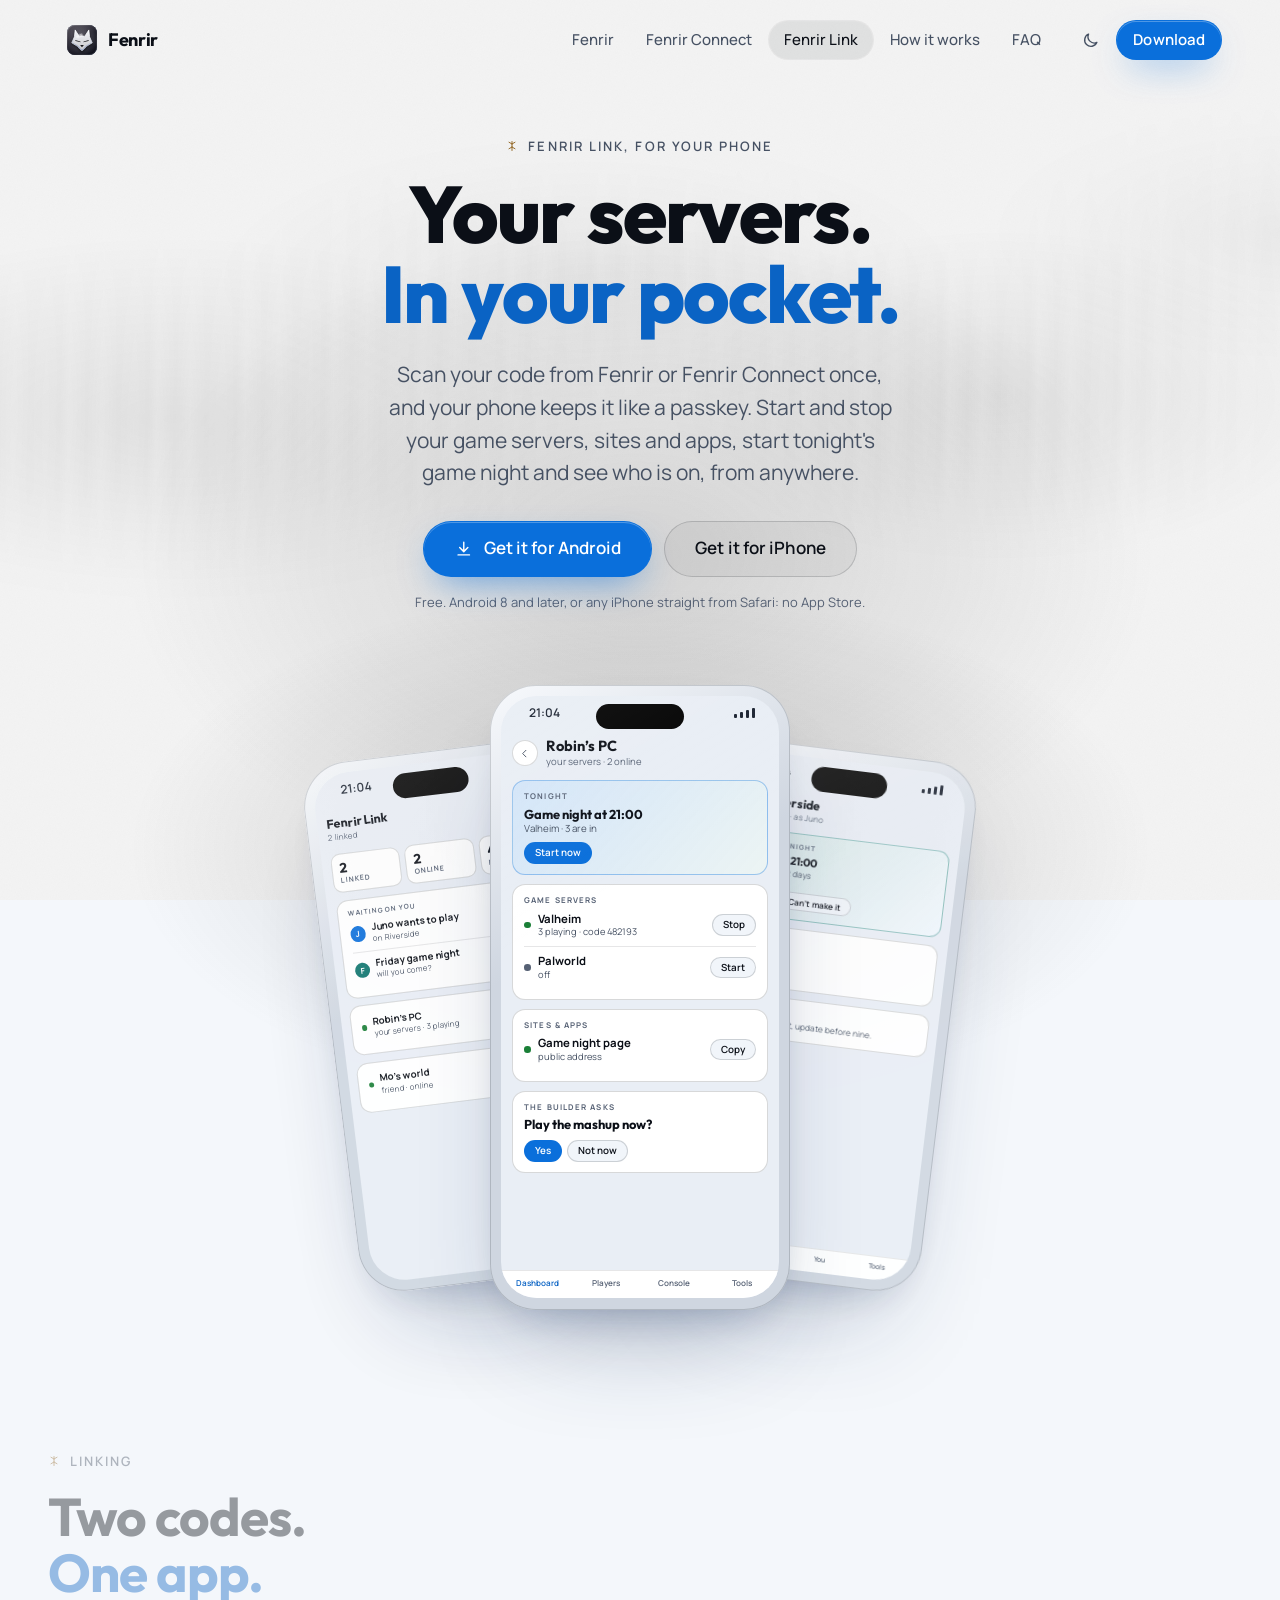
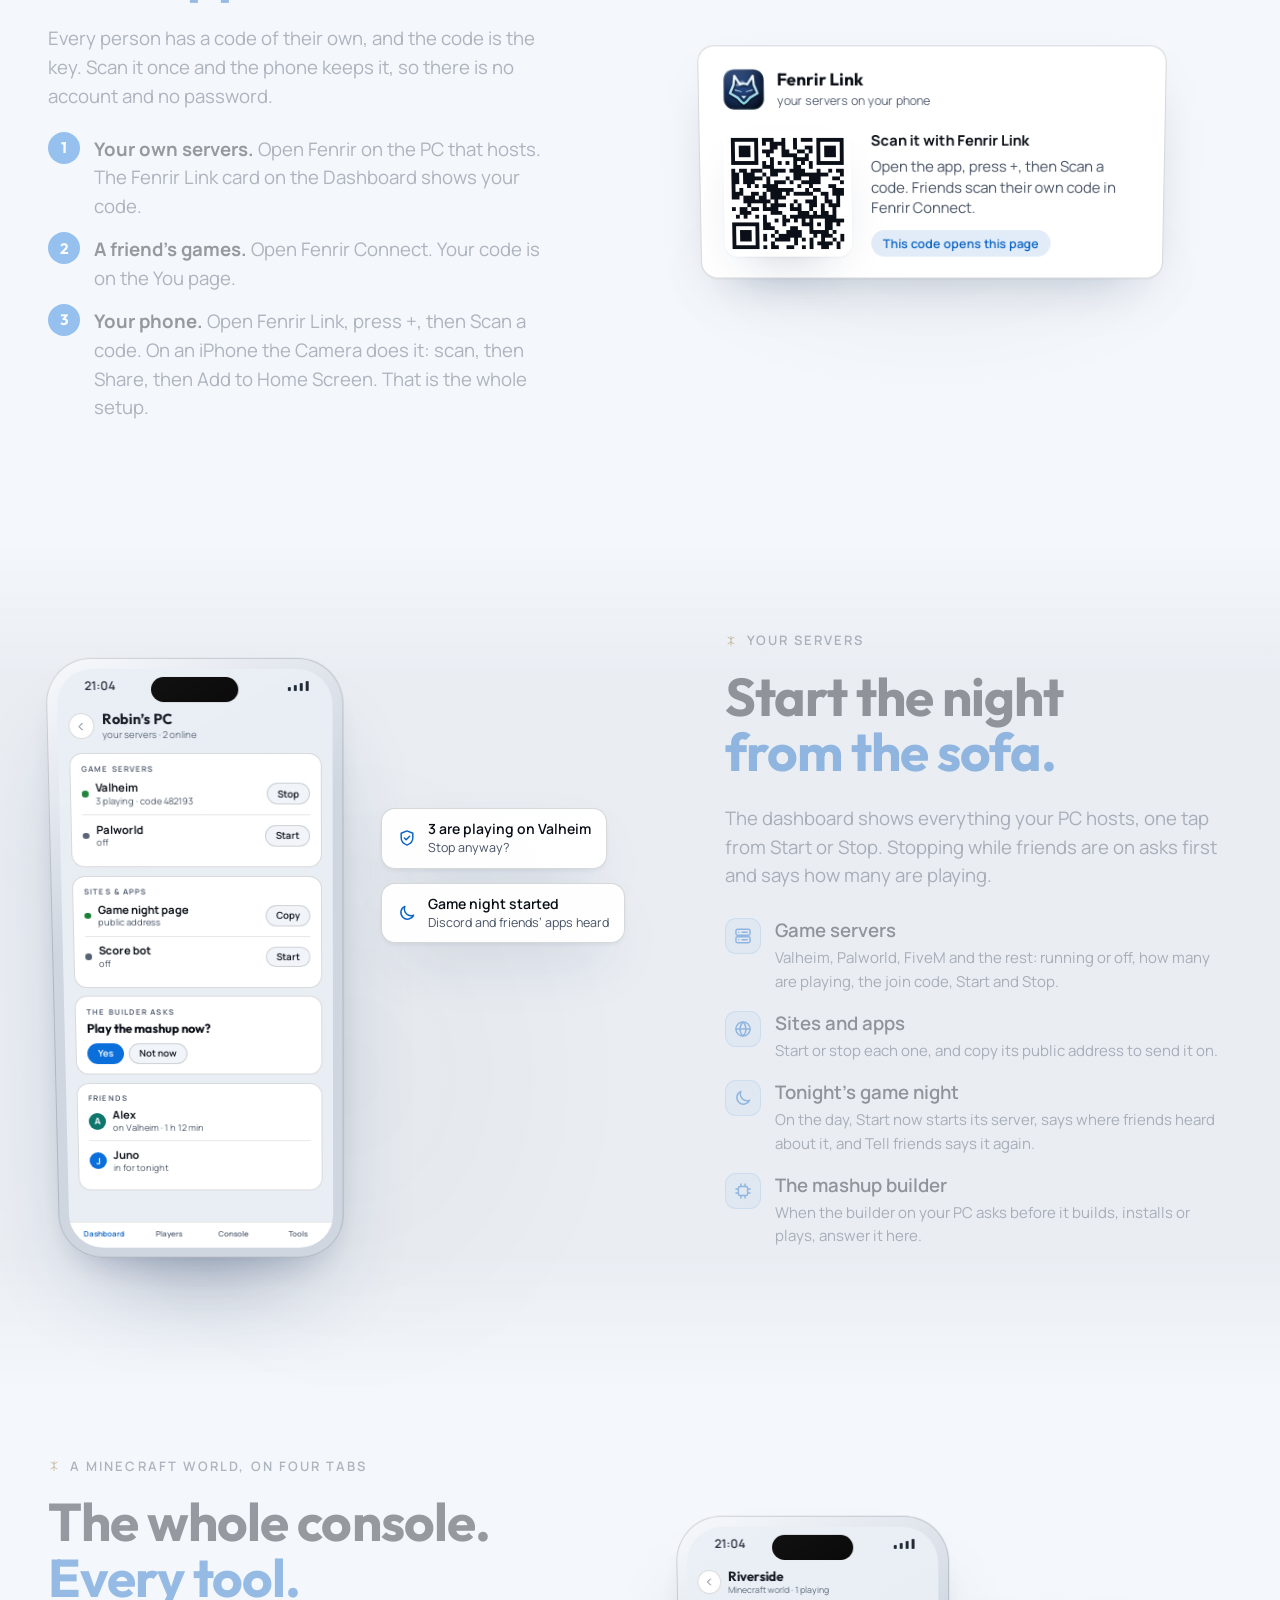
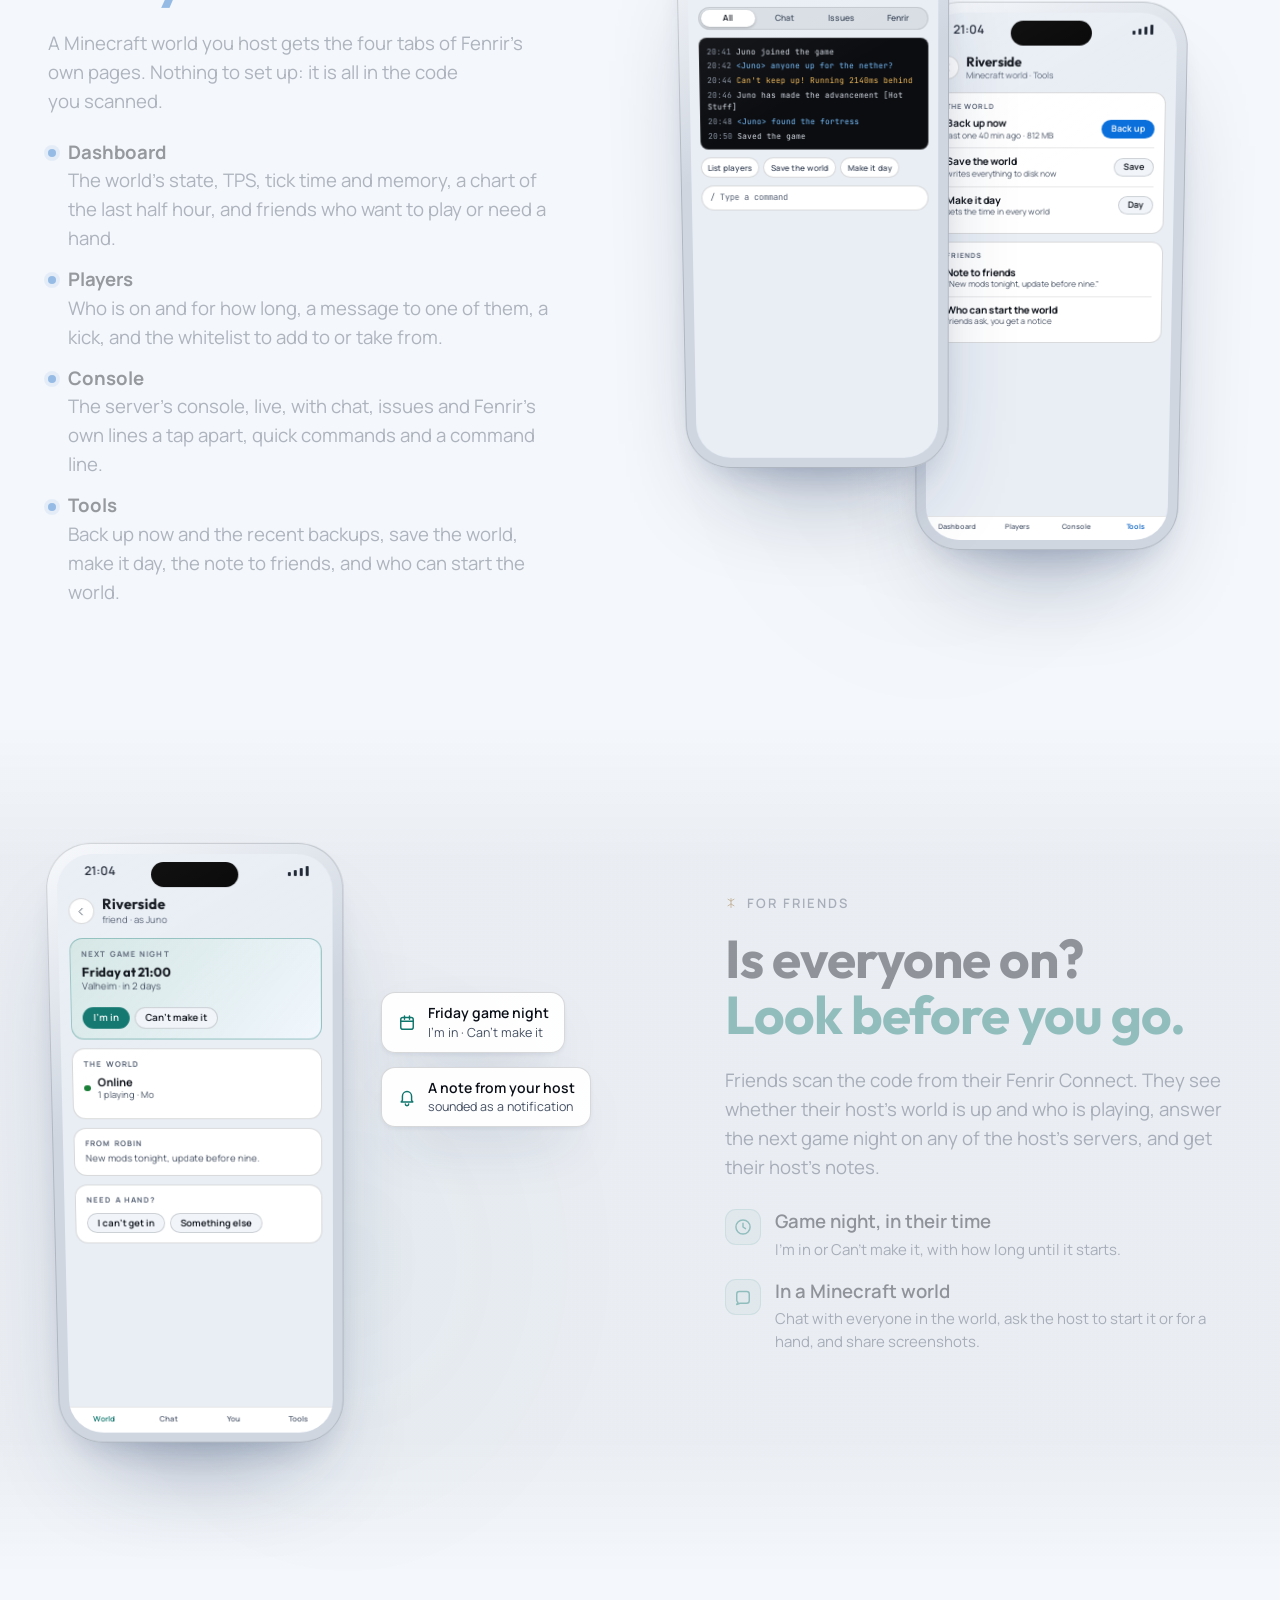
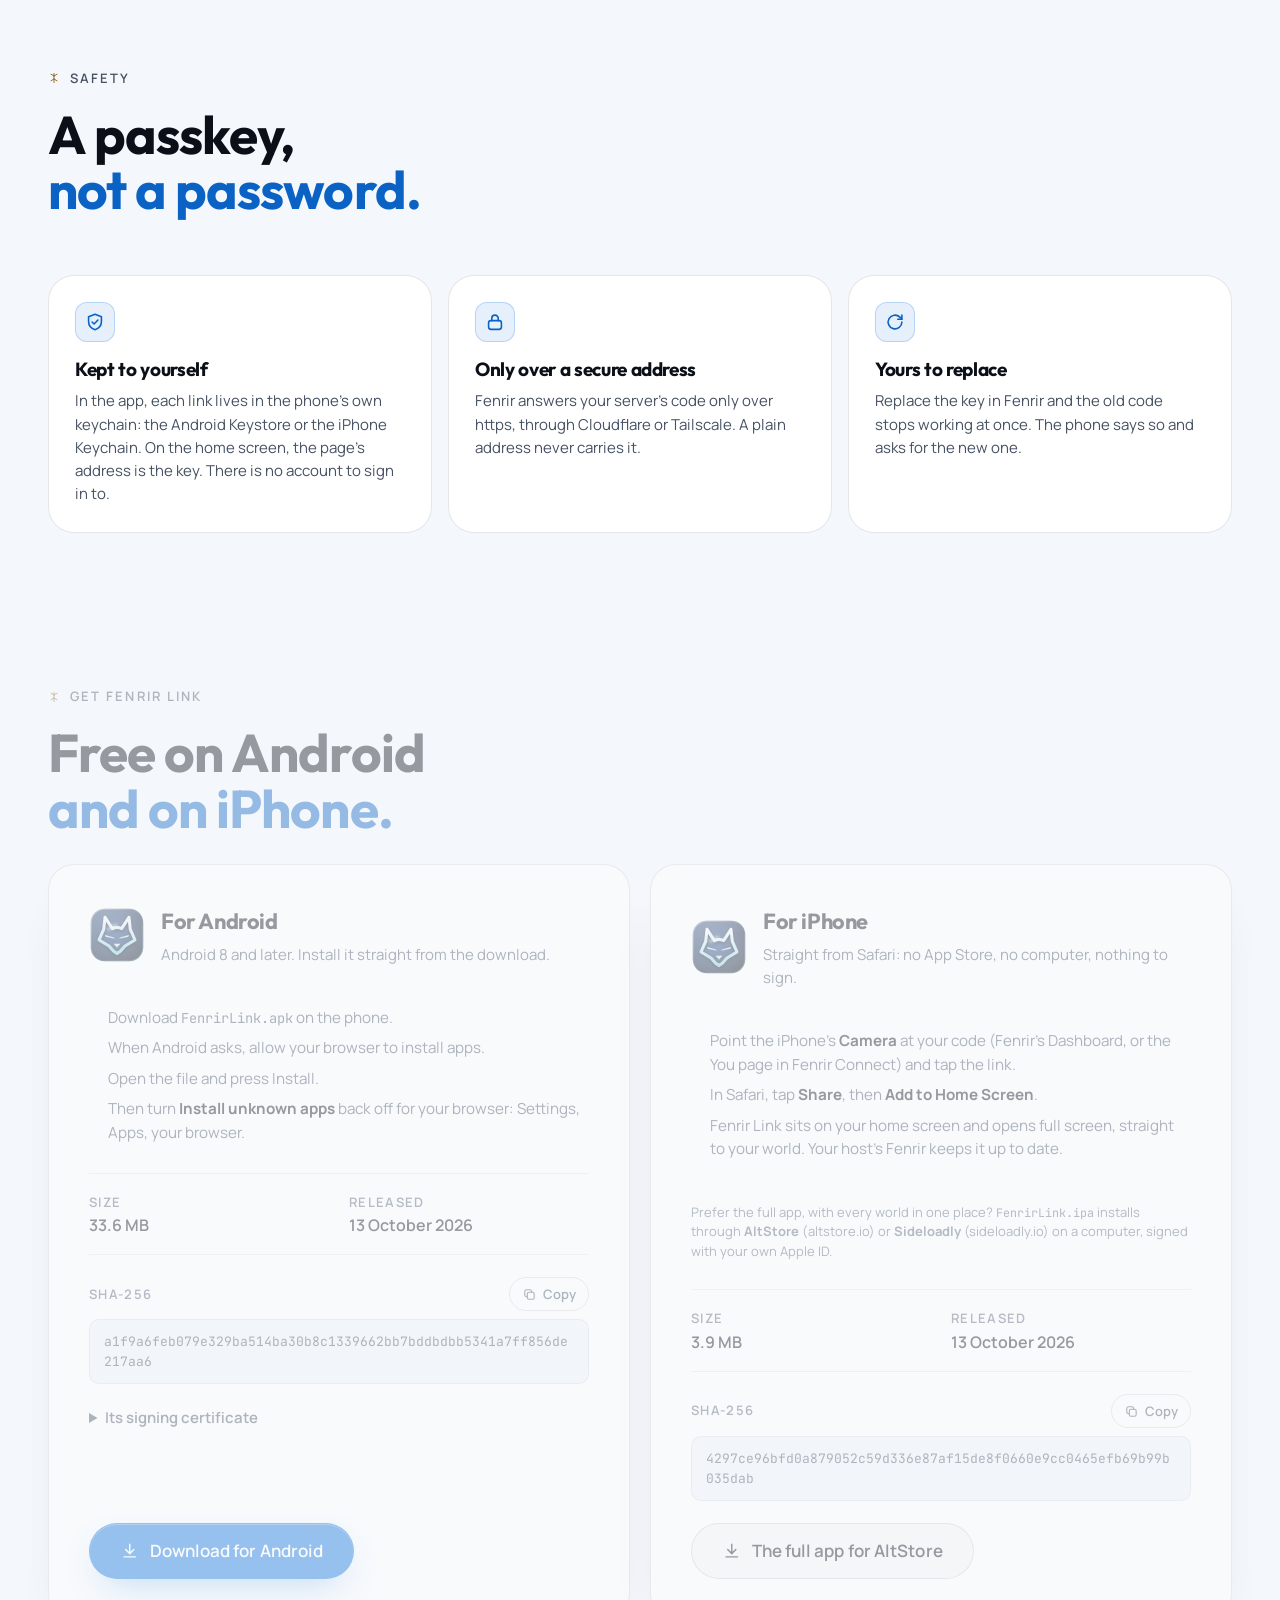
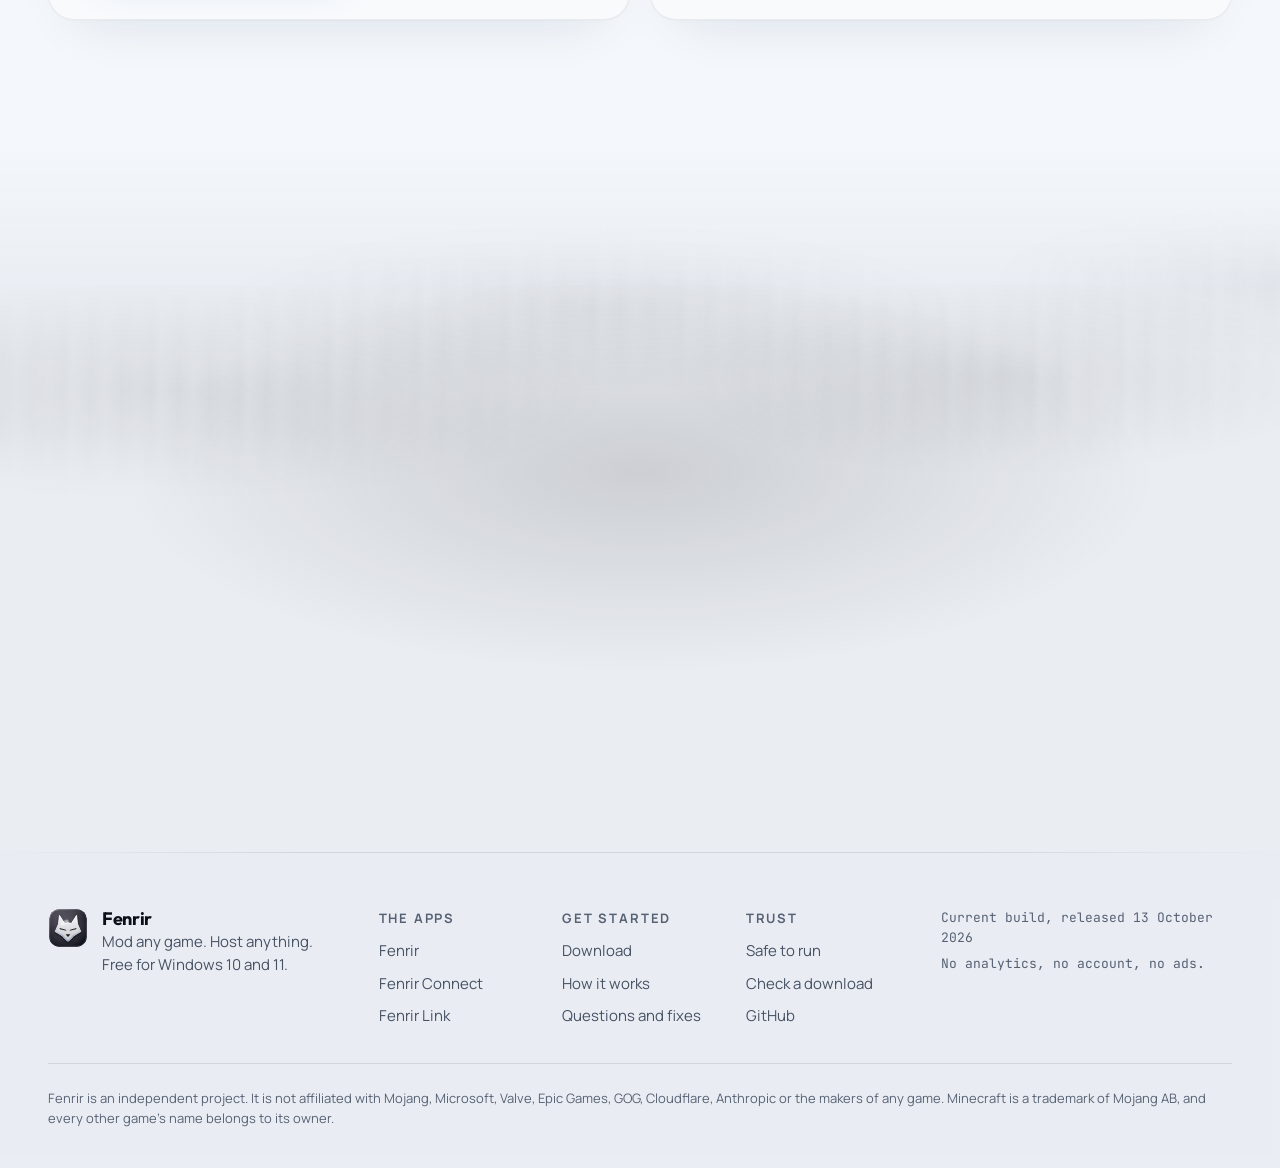
<file: link.html>
<!doctype html>
<html lang="en">
<head>
<meta charset="utf-8">
<meta name="viewport" content="width=device-width, initial-scale=1, viewport-fit=cover">
<title>Fenrir Link · your servers on your phone, Android and iPhone</title>
<meta name="description" content="Fenrir Link is the phone app for Fenrir and Fenrir Connect: start and stop your servers, start game night, answer friends and see who is on. Android and iPhone, free.">
<meta name="theme-color" content="#0b0f17">
<meta property="og:type" content="website">
<meta property="og:site_name" content="Fenrir">
<meta property="og:title" content="Fenrir Link · your servers, in your pocket">
<meta property="og:description" content="Start and stop your servers, start game night and see who is on, from your phone. Scan your code once. Android and iPhone, free.">
<meta property="og:url" content="https://iksamxul.github.io/fenrir/link">
<meta property="og:image" content="https://iksamxul.github.io/fenrir/assets/social-link.jpg">
<meta property="og:image:width" content="1200">
<meta property="og:image:height" content="630">
<meta property="og:image:alt" content="Fenrir Link: your servers in your pocket. Beside it, a phone with game servers, a site and tonight's game night.">
<meta name="twitter:card" content="summary_large_image">
<meta name="twitter:title" content="Fenrir Link · your servers, in your pocket">
<meta name="twitter:description" content="Start and stop your servers, start game night and see who is on, from your phone. Scan your code once. Android and iPhone, free.">
<meta name="twitter:image" content="https://iksamxul.github.io/fenrir/assets/social-link.jpg">
<meta name="twitter:image:alt" content="Fenrir Link: your servers in your pocket. Beside it, a phone with game servers, a site and tonight's game night.">
<link rel="canonical" href="https://iksamxul.github.io/fenrir/link">
<link rel="icon" href="assets/link.svg" type="image/svg+xml">
<link rel="icon" href="assets/wolf-connect.png" type="image/png" sizes="256x256">
<link rel="apple-touch-icon" href="assets/wolf-connect.png">
<link rel="preconnect" href="https://fonts.googleapis.com">
<link rel="preconnect" href="https://fonts.gstatic.com" crossorigin>
<link rel="stylesheet" href="https://fonts.googleapis.com/css2?family=JetBrains+Mono:wght@400;500&family=Manrope:wght@400;500;600;700&family=Outfit:wght@700;800&display=swap">
<link rel="stylesheet" href="assets/site.css">
<script>(function(r){r.classList.add('js');try{var t=localStorage.getItem('fenrir-theme');if(t==='light'||t==='dark')r.setAttribute('data-theme',t)}catch(e){}var m=window.matchMedia;if(!(m&&m('(prefers-reduced-motion: reduce)').matches)){var p=['fenrir','midnight','sakura','ember','yggdrasil','aurora','snow','graphite'][Math.floor(Date.now()/3140)%8];r.setAttribute('data-palette',p);r.setAttribute('data-pa',p);r.setAttribute('data-pb',p);r.setAttribute('data-slot','a')}})(document.documentElement)</script>
<script src="assets/site.js" defer></script>
<script src="assets/motion.js" defer></script>
<script type="application/ld+json">{"@context":"https://schema.org","@type":"MobileApplication","name":"Fenrir Link","applicationCategory":"UtilitiesApplication","operatingSystem":"Android 8 or later, iOS","isAccessibleForFree":true,"offers":{"@type":"Offer","price":"0","priceCurrency":"USD"},"description":"The phone app for Fenrir and Fenrir Connect: start and stop your servers, answer game nights and see who is on, from anywhere.","url":"https://iksamxul.github.io/fenrir/link","image":"https://iksamxul.github.io/fenrir/assets/social-link.jpg","author":{"@type":"Person","name":"iksamxul","url":"https://github.com/iksamxul"}}</script>
</head>
<body>
<div class="atmos" aria-hidden="true"><i class="atmos__a"></i><i class="atmos__b"></i></div>
<div class="top-sentinel" aria-hidden="true"></div>
<svg class="sprite" aria-hidden="true" focusable="false" xmlns="http://www.w3.org/2000/svg">
<symbol id="rune" viewBox="0 0 24 24"><path d="M12 3v18M12 8l6-3.5M12 8L6 4.5M12 14l6 3.5M12 14l-6 3.5"/></symbol>
<symbol id="i-arrow" viewBox="0 0 24 24"><path d="M5 12h14M13 6l6 6-6 6"/></symbol>
<symbol id="i-bell" viewBox="0 0 24 24"><path d="M6.5 16V11a5.5 5.5 0 0 1 11 0v5l1.5 2h-14z"/><path d="M10 20.5a2 2 0 0 0 4 0"/></symbol>
<symbol id="i-calendar" viewBox="0 0 24 24"><rect x="4.5" y="5.5" width="15" height="14" rx="2.5"/><path d="M4.5 10h15M9 3.5v4M15 3.5v4"/></symbol>
<symbol id="i-chat" viewBox="0 0 24 24"><path d="M6 18.5l-1.5 2.5 4-1.5h8a3 3 0 0 0 3-3v-8a3 3 0 0 0-3-3h-9a3 3 0 0 0-3 3v7.5a3 3 0 0 0 1.5 2.5z"/></symbol>
<symbol id="i-check" viewBox="0 0 24 24"><path d="M5 12.5l4.5 4.5L19 7.5"/></symbol>
<symbol id="i-chev-r" viewBox="0 0 24 24"><path d="M9.5 6l6 6-6 6"/></symbol>
<symbol id="i-clock" viewBox="0 0 24 24"><circle cx="12" cy="12" r="8.5"/><path d="M12 7.5V12l3 2"/></symbol>
<symbol id="i-copy" viewBox="0 0 24 24"><rect x="8.5" y="8.5" width="11" height="11" rx="2.5"/><path d="M15.5 8.5V7A2.5 2.5 0 0 0 13 4.5H7A2.5 2.5 0 0 0 4.5 7v6A2.5 2.5 0 0 0 7 15.5h1.5"/></symbol>
<symbol id="i-cpu" viewBox="0 0 24 24"><rect x="6.5" y="6.5" width="11" height="11" rx="2"/><path d="M9.5 3.5v3M14.5 3.5v3M9.5 17.5v3M14.5 17.5v3M3.5 9.5h3M3.5 14.5h3M17.5 9.5h3M17.5 14.5h3"/></symbol>
<symbol id="i-down" viewBox="0 0 24 24"><path d="M12 4v11M7 10.5l5 5 5-5M5 19.5h14"/></symbol>
<symbol id="i-globe" viewBox="0 0 24 24"><circle cx="12" cy="12" r="8.5"/><path d="M3.5 12h17M12 3.5c2.4 2.3 3.6 5.1 3.6 8.5s-1.2 6.2-3.6 8.5c-2.4-2.3-3.6-5.1-3.6-8.5s1.2-6.2 3.6-8.5z"/></symbol>
<symbol id="i-lock" viewBox="0 0 24 24"><rect x="5" y="10.5" width="14" height="9.5" rx="2.5"/><path d="M8.5 10.5V8a3.5 3.5 0 0 1 7 0v2.5"/></symbol>
<symbol id="i-moon" viewBox="0 0 24 24"><path d="M20 14.5A8 8 0 0 1 9.5 4a8 8 0 1 0 10.5 10.5z"/></symbol>
<symbol id="i-refresh" viewBox="0 0 24 24"><path d="M19.5 12a7.5 7.5 0 1 1-2.2-5.3L19.5 9"/><path d="M19.5 4.5V9H15"/></symbol>
<symbol id="i-server" viewBox="0 0 24 24"><rect x="3.5" y="4" width="17" height="7" rx="2"/><rect x="3.5" y="13" width="17" height="7" rx="2"/><path d="M7 7.5h.01M7 16.5h.01M11 7.5h6M11 16.5h6"/></symbol>
<symbol id="i-shield" viewBox="0 0 24 24"><path d="M12 3.5l7 2.8v5.2c0 4.3-2.9 7.6-7 9-4.1-1.4-7-4.7-7-9V6.3z"/><path d="M8.8 12l2.2 2.2 4.2-4.4"/></symbol>
<symbol id="i-sun" viewBox="0 0 24 24"><circle cx="12" cy="12" r="4"/><path d="M12 2.5v2M12 19.5v2M2.5 12h2M19.5 12h2M5.3 5.3l1.4 1.4M17.3 17.3l1.4 1.4M5.3 18.7l1.4-1.4M17.3 6.7l1.4-1.4"/></symbol>
</svg>
<svg class="sprite logo-defs" aria-hidden="true" focusable="false" xmlns="http://www.w3.org/2000/svg">
<defs>
<linearGradient id="fma-tile" x1="0" y1="0" x2="1" y2="1"><stop offset="0" class="fma-tile-a"/><stop offset="1" class="fma-tile-b"/></linearGradient>
<radialGradient id="fma-halo" cx=".5" cy=".46" r=".6"><stop offset="0" class="fma-halo-a"/><stop offset="1" class="fma-halo-b"/></radialGradient>
<linearGradient id="fma-rim" x1="0" y1="0" x2="1" y2="1"><stop offset="0" stop-color="#ffffff" stop-opacity=".42"/><stop offset=".55" stop-color="#ffffff" stop-opacity=".05"/><stop offset="1" class="fma-rim-c"/></linearGradient>
<linearGradient id="fma-glass" x1="0" y1="0" x2="0" y2="1"><stop offset="0" class="fma-glass-a"/><stop offset="1" class="fma-glass-b"/></linearGradient>
<linearGradient id="fmb-tile" x1="0" y1="0" x2="1" y2="1"><stop offset="0" class="fmb-tile-a"/><stop offset="1" class="fmb-tile-b"/></linearGradient>
<radialGradient id="fmb-halo" cx=".5" cy=".46" r=".6"><stop offset="0" class="fmb-halo-a"/><stop offset="1" class="fmb-halo-b"/></radialGradient>
<linearGradient id="fmb-rim" x1="0" y1="0" x2="1" y2="1"><stop offset="0" stop-color="#ffffff" stop-opacity=".42"/><stop offset=".55" stop-color="#ffffff" stop-opacity=".05"/><stop offset="1" class="fmb-rim-c"/></linearGradient>
<linearGradient id="fmb-glass" x1="0" y1="0" x2="0" y2="1"><stop offset="0" class="fmb-glass-a"/><stop offset="1" class="fmb-glass-b"/></linearGradient>
<linearGradient id="fm-sheen" x1="0" y1="0" x2=".35" y2="1"><stop offset="0" stop-color="#ffffff" stop-opacity=".16"/><stop offset=".5" stop-color="#ffffff" stop-opacity="0"/></linearGradient>
<linearGradient id="fm-top" x1="0" y1="0" x2="0" y2="1"><stop offset=".05" stop-color="#ffffff"/><stop offset=".75" stop-color="#000000"/></linearGradient>
<linearGradient id="fm-bot" x1="0" y1="0" x2="0" y2="1"><stop offset=".35" stop-color="#000000"/><stop offset="1" stop-color="#ffffff"/></linearGradient>
<mask id="fm-mtop"><rect width="64" height="64" fill="url(#fm-top)"/></mask>
<mask id="fm-mbot"><rect width="64" height="64" fill="url(#fm-bot)"/></mask>
<clipPath id="fm-head"><path d="M14 6L25 23Q32 19.5 39 23L50 6L52 24L59 40L44 49L37 57L32 60.5L27 57L20 49L5 40L12 24Z"/></clipPath>
<mask id="fm-cut"><rect width="64" height="64" fill="#ffffff"/><path d="M14 32.5L27.6 36.2L28.6 38.2L15 35ZM50 32.5L36.4 36.2L35.4 38.2L49 35Z" fill="#000000"/><path d="M27 45.5H37L32 51.5Z" fill="#000000"/></mask>
<filter id="fm-blurs" x="-30%" y="-30%" width="160%" height="160%"><feGaussianBlur stdDeviation="2.4"/></filter>
<filter id="fm-blurm" x="-30%" y="-30%" width="160%" height="160%"><feGaussianBlur stdDeviation="1.2"/></filter>
<filter id="fm-blurt" x="-30%" y="-30%" width="160%" height="160%"><feGaussianBlur stdDeviation=".55"/></filter>
</defs>
<symbol id="fenrir-mark-a" viewBox="0 0 64 64">
<rect x="2" y="2" width="60" height="60" rx="16" fill="url(#fma-tile)"/><rect x="2" y="2" width="60" height="60" rx="16" fill="url(#fma-halo)"/><rect x="2" y="2" width="60" height="60" rx="16" fill="url(#fm-sheen)"/>
<rect x="2.6" y="2.6" width="58.8" height="58.8" rx="15.4" fill="none" stroke="url(#fma-rim)" stroke-width="1.2"/>
<g transform="translate(32 32) scale(.76) translate(-32 -32.5)">
<path d="M14 6L25 23Q32 19.5 39 23L50 6L52 24L59 40L44 49L37 57L32 60.5L27 57L20 49L5 40L12 24Z" fill="#000000" opacity=".6" stroke="#000000" stroke-width="2" stroke-linejoin="round" transform="translate(0 3)" filter="url(#fm-blurs)"/>
<g mask="url(#fm-cut)">
<path d="M14 6L25 23Q32 19.5 39 23L50 6L52 24L59 40L44 49L37 57L32 60.5L27 57L20 49L5 40L12 24Z" fill="url(#fma-glass)" stroke="url(#fma-glass)" stroke-width="2" stroke-linejoin="round"/>
<g clip-path="url(#fm-head)" mask="url(#fm-mbot)"><path class="fma-deep" d="M14 6L25 23Q32 19.5 39 23L50 6L52 24L59 40L44 49L37 57L32 60.5L27 57L20 49L5 40L12 24Z" fill="none" stroke-opacity=".5" stroke-width="4" stroke-linejoin="round" filter="url(#fm-blurt)"/></g>
<g clip-path="url(#fm-head)" mask="url(#fm-mtop)"><path d="M14 6L25 23Q32 19.5 39 23L50 6L52 24L59 40L44 49L37 57L32 60.5L27 57L20 49L5 40L12 24Z" fill="none" stroke="#ffffff" stroke-width="1.6" stroke-linejoin="round" transform="translate(0 .7)"/></g>
<ellipse cx="25" cy="21" rx="9" ry="4" fill="#ffffff" opacity=".55" filter="url(#fm-blurm)" transform="rotate(-28 25 21)"/>
</g>
</g>
</symbol>
<symbol id="fenrir-mark-b" viewBox="0 0 64 64">
<rect x="2" y="2" width="60" height="60" rx="16" fill="url(#fmb-tile)"/><rect x="2" y="2" width="60" height="60" rx="16" fill="url(#fmb-halo)"/><rect x="2" y="2" width="60" height="60" rx="16" fill="url(#fm-sheen)"/>
<rect x="2.6" y="2.6" width="58.8" height="58.8" rx="15.4" fill="none" stroke="url(#fmb-rim)" stroke-width="1.2"/>
<g transform="translate(32 32) scale(.76) translate(-32 -32.5)">
<path d="M14 6L25 23Q32 19.5 39 23L50 6L52 24L59 40L44 49L37 57L32 60.5L27 57L20 49L5 40L12 24Z" fill="#000000" opacity=".6" stroke="#000000" stroke-width="2" stroke-linejoin="round" transform="translate(0 3)" filter="url(#fm-blurs)"/>
<g mask="url(#fm-cut)">
<path d="M14 6L25 23Q32 19.5 39 23L50 6L52 24L59 40L44 49L37 57L32 60.5L27 57L20 49L5 40L12 24Z" fill="url(#fmb-glass)" stroke="url(#fmb-glass)" stroke-width="2" stroke-linejoin="round"/>
<g clip-path="url(#fm-head)" mask="url(#fm-mbot)"><path class="fmb-deep" d="M14 6L25 23Q32 19.5 39 23L50 6L52 24L59 40L44 49L37 57L32 60.5L27 57L20 49L5 40L12 24Z" fill="none" stroke-opacity=".5" stroke-width="4" stroke-linejoin="round" filter="url(#fm-blurt)"/></g>
<g clip-path="url(#fm-head)" mask="url(#fm-mtop)"><path d="M14 6L25 23Q32 19.5 39 23L50 6L52 24L59 40L44 49L37 57L32 60.5L27 57L20 49L5 40L12 24Z" fill="none" stroke="#ffffff" stroke-width="1.6" stroke-linejoin="round" transform="translate(0 .7)"/></g>
<ellipse cx="25" cy="21" rx="9" ry="4" fill="#ffffff" opacity=".55" filter="url(#fm-blurm)" transform="rotate(-28 25 21)"/>
</g>
</g>
</symbol>
</svg>
<a class="skip" href="#main">Skip to content</a>

<header class="nav" data-nav>
  <div class="nav__in">
    <a class="nav__brand" href="./" aria-label="Fenrir, home"><span class="logo" aria-hidden="true"><svg width="32" height="32" viewBox="0 0 64 64" focusable="false"><use href="#fenrir-mark-a"/></svg><span class="lg-b"><svg width="32" height="32" viewBox="0 0 64 64" focusable="false"><use href="#fenrir-mark-b"/></svg></span></span><span>Fenrir</span></a>
    <nav class="nav__links" id="nav-links" aria-label="Main">
      <span class="nav__pill" aria-hidden="true"></span>
      <a href="host">Fenrir</a>
      <a href="connect">Fenrir Connect</a>
      <a href="link" aria-current="page">Fenrir Link</a>
      <a href="./#how">How it works</a>
      <a href="faq">FAQ</a>
    </nav>
    <div class="nav__end">
      <button class="nav__icon" type="button" data-theme-toggle aria-label="Switch to light theme"><svg class="i t-sun" aria-hidden="true"><use href="#i-sun"/></svg><svg class="i t-moon" aria-hidden="true"><use href="#i-moon"/></svg></button>
      <a class="btn btn--primary btn--sm" href="download">Download</a>
      <button class="nav__icon nav__menu" type="button" aria-expanded="false" aria-controls="nav-links" aria-label="Open the menu"><span class="burger" aria-hidden="true"><i></i><i></i></span></button>
    </div>
  </div>
</header>

<main id="main" class="page-link">

  <!-- Hero: three phones -->
  <section class="phero sky" aria-labelledby="page-title" data-ambient>
    <div class="sky__stars" aria-hidden="true"></div>
    <div class="aurora" aria-hidden="true"><div class="aurora__haze"></div><div class="aurora__band"></div></div>
    <div class="wrap">
      <p class="eyebrow"><svg class="rune" aria-hidden="true"><use href="#rune"/></svg>Fenrir Link, for your phone</p>
      <h1 class="page-title" id="page-title"><span class="line">Your servers.</span> <span class="line accent">In your pocket.</span></h1>
      <p class="lead">Scan your code from Fenrir or Fenrir Connect once, and your phone keeps it like a passkey. Start and stop your game servers, sites and apps, start tonight's game night and see who is on, from anywhere.</p>
      <div class="phero__cta">
        <a class="btn btn--primary btn--lg" data-v-href="linkAndroid" role="link" aria-disabled="true"><svg class="i" aria-hidden="true"><use href="#i-down"/></svg>Get it for Android</a>
        <a class="btn btn--ghost btn--lg" href="#iphone">Get it for iPhone</a>
      </div>
      <p class="fine phero__meta">Free. Android 8 and later, or any iPhone straight from Safari: no App Store.</p>
    </div>
    <div class="hero__stage phones-stage">
      <div class="hero__glow" aria-hidden="true" data-parallax-glow></div>
      <div class="hero__float phones" data-parallax>
        <div class="phone phones__side phones__side--l" aria-hidden="true">
          <div class="phone__screen phone__screen--ui">
            <div class="phone__status"><span>21:04</span><span><i style="height:4px"></i><i style="height:6px"></i><i style="height:8px"></i><i style="height:10px"></i></span></div>
            <div class="phone__notch"></div>
            <div class="ph">
              <div class="ph__head"><div><b>Fenrir Link</b><small>2 linked</small></div><span class="ph__plus">+</span></div>
              <div class="ph__stats"><div><b>2</b><small>linked</small></div><div><b>2</b><small>online</small></div><div><b>4</b><small>playing</small></div></div>
              <div class="ph__card"><p class="ph__kick">Waiting on you</p>
                <div class="ph__row"><span class="m-av m-av--sm" aria-hidden="true">J</span><div><b>Juno wants to play</b><small>on Riverside</small></div></div>
                <div class="ph__row"><span class="m-av m-av--sm m-av--teal" aria-hidden="true">F</span><div><b>Friday game night</b><small>will you come?</small></div></div>
              </div>
              <div class="ph__card"><div class="ph__row"><span class="m-dot m-dot--ok"></span><div><b>Robin’s PC</b><small>your servers · 3 playing</small></div></div></div>
              <div class="ph__card"><div class="ph__row"><span class="m-dot m-dot--ok"></span><div><b>Mo’s world</b><small>friend · online</small></div></div></div>
            </div>
          </div>
        </div>
        <div class="phone phones__main" role="img" aria-label="Fenrir Link on a phone: Robin's PC with tonight's game night at 21:00 and Start now, the game servers Valheim (three playing, code 482193, Stop) and Palworld (off, Start), and the game night page online with Copy.">
          <div class="phone__screen phone__screen--ui">
            <div class="phone__status" aria-hidden="true"><span>21:04</span><span><i style="height:4px"></i><i style="height:6px"></i><i style="height:8px"></i><i style="height:10px"></i></span></div>
            <div class="phone__notch" aria-hidden="true"></div>
            <div class="ph">
              <div class="ph__head"><span class="ph__back" aria-hidden="true"><svg class="i"><use href="#i-chev-r"/></svg></span><div><b>Robin’s PC</b><small>your servers · 2 online</small></div></div>
              <div class="ph__card ph__card--night"><p class="ph__kick">Tonight</p><b>Game night at 21:00</b><small>Valheim · 3 are in</small><span class="ph__btn ph__btn--p">Start now</span></div>
              <div class="ph__card"><p class="ph__kick">Game servers</p>
                <div class="ph__row"><span class="m-dot m-dot--ok"></span><div><b>Valheim</b><small>3 playing · code 482193</small></div><span class="ph__btn">Stop</span></div>
                <div class="ph__row"><span class="m-dot m-dot--off"></span><div><b>Palworld</b><small>off</small></div><span class="ph__btn">Start</span></div>
              </div>
              <div class="ph__card"><p class="ph__kick">Sites &amp; apps</p>
                <div class="ph__row"><span class="m-dot m-dot--ok"></span><div><b>Game night page</b><small>public address</small></div><span class="ph__btn">Copy</span></div>
              </div>
              <div class="ph__card"><p class="ph__kick">The builder asks</p><b>Play the mashup now?</b><div class="ph__btns"><span class="ph__btn ph__btn--p">Yes</span><span class="ph__btn">Not now</span></div></div>
              <div class="ph__tabs" aria-hidden="true"><span class="is-on">Dashboard</span><span>Players</span><span>Console</span><span>Tools</span></div>
            </div>
          </div>
        </div>
        <div class="phone phones__side phones__side--r" aria-hidden="true">
          <div class="phone__screen phone__screen--ui">
            <div class="phone__status"><span>21:04</span><span><i style="height:4px"></i><i style="height:6px"></i><i style="height:8px"></i><i style="height:10px"></i></span></div>
            <div class="phone__notch"></div>
            <div class="ph ph--friend">
              <div class="ph__head"><span class="ph__back"><svg class="i"><use href="#i-chev-r"/></svg></span><div><b>Riverside</b><small>friend · as Juno</small></div></div>
              <div class="ph__card ph__card--night"><p class="ph__kick">Next game night</p><b>Friday at 21:00</b><small>Valheim · in 2 days</small><div class="ph__btns"><span class="ph__btn ph__btn--p">I’m in</span><span class="ph__btn">Can’t make it</span></div></div>
              <div class="ph__card"><p class="ph__kick">The world</p>
                <div class="ph__row"><span class="m-dot m-dot--ok"></span><div><b>Online</b><small>1 playing · Mo</small></div></div>
              </div>
              <div class="ph__card"><p class="ph__kick">From Robin</p><small>New mods tonight, update before nine.</small></div>
              <div class="ph__tabs"><span class="is-on">World</span><span>Chat</span><span>You</span><span>Tools</span></div>
            </div>
          </div>
        </div>
      </div>
    </div>
  </section>

  <!-- Pairing -->
  <section class="scene" id="pair" aria-labelledby="t-pair">
    <div class="wrap scene__grid">
      <div class="scene__copy">
        <p class="eyebrow"><svg class="rune" aria-hidden="true"><use href="#rune"/></svg>Linking</p>
        <h2 class="title" id="t-pair"><span class="line">Two codes.</span> <span class="line accent">One app.</span></h2>
        <p class="copy">Every person has a code of their own, and the code is the key. Scan it once and the phone keeps it, so there is no account and no password.</p>
        <ol class="pair-steps">
          <li><b>Your own servers.</b> Open Fenrir on the PC that hosts. The Fenrir Link card on the Dashboard shows your code.</li>
          <li><b>A friend's games.</b> Open Fenrir Connect. Your code is on the You page.</li>
          <li><b>Your phone.</b> Open Fenrir Link, press +, then Scan a code. On an iPhone the Camera does it: scan, then Share, then Add to Home Screen. That is the whole setup.</li>
        </ol>
      </div>
      <div class="scene__visual">
        <div class="glow" aria-hidden="true"></div>
        <div class="m-card pair-card">
          <div class="pair-card__head"><img src="assets/link.svg" width="44" height="44" alt=""><div><b>Fenrir Link</b><small>your servers on your phone</small></div></div>
          <div class="pair-card__body">
            <img class="pair-card__qr" src="assets/link-qr.svg" width="132" height="132" alt="A QR code. Scan it with your phone to open this page.">
            <div><b>Scan it with Fenrir Link</b><p>Open the app, press +, then Scan a code. Friends scan their own code in Fenrir Connect.</p><span class="m-chip">This code opens this page</span></div>
          </div>
        </div>
      </div>
    </div>
  </section>

  <!-- Your servers -->
  <section class="scene scene--deep scene--flip" id="host" aria-labelledby="t-host">
    <div class="wrap scene__grid">
      <div class="scene__copy">
        <p class="eyebrow"><svg class="rune" aria-hidden="true"><use href="#rune"/></svg>Your servers</p>
        <h2 class="title" id="t-host"><span class="line">Start the night</span> <span class="line accent">from the sofa.</span></h2>
        <p class="copy">The dashboard shows everything your PC hosts, one tap from Start or Stop. Stopping while friends are on asks first and says how many are playing.</p>
        <ul class="points">
          <li><svg class="i" aria-hidden="true"><use href="#i-server"/></svg><b>Game servers</b><span>Valheim, Palworld, FiveM and the rest: running or off, how many are playing, the join code, Start and Stop.</span></li>
          <li><svg class="i" aria-hidden="true"><use href="#i-globe"/></svg><b>Sites and apps</b><span>Start or stop each one, and copy its public address to send it on.</span></li>
          <li><svg class="i" aria-hidden="true"><use href="#i-moon"/></svg><b>Tonight's game night</b><span>On the day, Start now starts its server, says where friends heard about it, and Tell friends says it again.</span></li>
          <li><svg class="i" aria-hidden="true"><use href="#i-cpu"/></svg><b>The mashup builder</b><span>When the builder on your PC asks before it builds, installs or plays, answer it here.</span></li>
        </ul>
      </div>
      <div class="scene__visual pocket">
        <div class="glow" aria-hidden="true"></div>
        <div class="phone" role="img" aria-label="Fenrir Link's dashboard for Robin's PC: Valheim running with three playing and Palworld off, the game night page online, the builder asking to play the mashup now, and friends: Alex on Valheim, Juno in for tonight.">
          <div class="phone__screen phone__screen--ui">
            <div class="phone__status" aria-hidden="true"><span>21:04</span><span><i style="height:4px"></i><i style="height:6px"></i><i style="height:8px"></i><i style="height:10px"></i></span></div>
            <div class="phone__notch" aria-hidden="true"></div>
            <div class="ph">
              <div class="ph__head"><span class="ph__back" aria-hidden="true"><svg class="i"><use href="#i-chev-r"/></svg></span><div><b>Robin’s PC</b><small>your servers · 2 online</small></div></div>
              <div class="ph__card"><p class="ph__kick">Game servers</p>
                <div class="ph__row"><span class="m-dot m-dot--ok"></span><div><b>Valheim</b><small>3 playing · code 482193</small></div><span class="ph__btn">Stop</span></div>
                <div class="ph__row"><span class="m-dot m-dot--off"></span><div><b>Palworld</b><small>off</small></div><span class="ph__btn">Start</span></div>
              </div>
              <div class="ph__card"><p class="ph__kick">Sites &amp; apps</p>
                <div class="ph__row"><span class="m-dot m-dot--ok"></span><div><b>Game night page</b><small>public address</small></div><span class="ph__btn">Copy</span></div>
                <div class="ph__row"><span class="m-dot m-dot--off"></span><div><b>Score bot</b><small>off</small></div><span class="ph__btn">Start</span></div>
              </div>
              <div class="ph__card"><p class="ph__kick">The builder asks</p><b>Play the mashup now?</b><div class="ph__btns"><span class="ph__btn ph__btn--p">Yes</span><span class="ph__btn">Not now</span></div></div>
              <div class="ph__card"><p class="ph__kick">Friends</p>
                <div class="ph__row"><span class="m-av m-av--sm m-av--teal" aria-hidden="true">A</span><div><b>Alex</b><small>on Valheim · 1 h 12 min</small></div></div>
                <div class="ph__row"><span class="m-av m-av--sm" aria-hidden="true">J</span><div><b>Juno</b><small>in for tonight</small></div></div>
              </div>
              <div class="ph__tabs" aria-hidden="true"><span class="is-on">Dashboard</span><span>Players</span><span>Console</span><span>Tools</span></div>
            </div>
          </div>
        </div>
        <div class="chip pocket__ask"><svg class="i" aria-hidden="true"><use href="#i-shield"/></svg><span><b>3 are playing on Valheim</b><small>Stop anyway?</small></span></div>
        <div class="chip pocket__alert"><svg class="i" aria-hidden="true"><use href="#i-moon"/></svg><span><b>Game night started</b><small>Discord and friends’ apps heard</small></span></div>
      </div>
    </div>
  </section>

  <!-- A Minecraft world's own tabs -->
  <section class="scene" id="tools" aria-labelledby="t-tools">
    <div class="wrap scene__grid">
      <div class="scene__copy">
        <p class="eyebrow"><svg class="rune" aria-hidden="true"><use href="#rune"/></svg>A Minecraft world, on four tabs</p>
        <h2 class="title" id="t-tools"><span class="line">The whole console.</span> <span class="line accent">Every tool.</span></h2>
        <p class="copy">A Minecraft world you host gets the four tabs of Fenrir's own pages. Nothing to set up: it is all in the code you scanned.</p>
        <ul class="tab-list">
          <li><b>Dashboard</b>The world's state, TPS, tick time and memory, a chart of the last half hour, and friends who want to play or need a hand.</li>
          <li><b>Players</b>Who is on and for how long, a message to one of them, a kick, and the whitelist to add to or take from.</li>
          <li><b>Console</b>The server's console, live, with chat, issues and Fenrir's own lines a tap apart, quick commands and a command line.</li>
          <li><b>Tools</b>Back up now and the recent backups, save the world, make it day, the note to friends, and who can start the world.</li>
        </ul>
      </div>
      <div class="scene__visual twophones">
        <div class="glow" aria-hidden="true"></div>
        <div class="phone twophones__a" role="img" aria-label="The console in Fenrir Link: the server's lines with their times, chat in blue and a warning in amber, quick commands and a command line.">
          <div class="phone__screen phone__screen--ui">
            <div class="phone__status" aria-hidden="true"><span>21:04</span><span><i style="height:4px"></i><i style="height:6px"></i><i style="height:8px"></i><i style="height:10px"></i></span></div>
            <div class="phone__notch" aria-hidden="true"></div>
            <div class="ph">
              <div class="ph__head"><span class="ph__back" aria-hidden="true"><svg class="i"><use href="#i-chev-r"/></svg></span><div><b>Riverside</b><small>Minecraft world · 1 playing</small></div></div>
              <div class="ph__seg" aria-hidden="true"><span class="is-on">All</span><span>Chat</span><span>Issues</span><span>Fenrir</span></div>
              <div class="ph__console" aria-hidden="true">
                <span><time>20:41</time>Juno joined the game</span>
                <span class="is-chat"><time>20:42</time>&lt;Juno&gt; anyone up for the nether?</span>
                <span class="is-warn"><time>20:44</time>Can't keep up! Running 2140ms behind</span>
                <span><time>20:46</time>Juno has made the advancement [Hot Stuff]</span>
                <span class="is-chat"><time>20:48</time>&lt;Juno&gt; found the fortress</span>
                <span><time>20:50</time>Saved the game</span>
              </div>
              <div class="ph__chips" aria-hidden="true"><span>List players</span><span>Save the world</span><span>Make it day</span></div>
              <div class="ph__input" aria-hidden="true">/ Type a command</div>
            </div>
          </div>
        </div>
        <div class="phone twophones__b" role="img" aria-label="The Tools tab: back up now with the last backup's size, the recent backups, save the world, make it day and the note to friends.">
          <div class="phone__screen phone__screen--ui">
            <div class="phone__status" aria-hidden="true"><span>21:04</span><span><i style="height:4px"></i><i style="height:6px"></i><i style="height:8px"></i><i style="height:10px"></i></span></div>
            <div class="phone__notch" aria-hidden="true"></div>
            <div class="ph">
              <div class="ph__head"><span class="ph__back" aria-hidden="true"><svg class="i"><use href="#i-chev-r"/></svg></span><div><b>Riverside</b><small>Minecraft world · Tools</small></div></div>
              <div class="ph__card"><p class="ph__kick">The world</p>
                <div class="ph__row"><div><b>Back up now</b><small>last one 40 min ago · 812 MB</small></div><span class="ph__btn ph__btn--p">Back up</span></div>
                <div class="ph__row"><div><b>Save the world</b><small>writes everything to disk now</small></div><span class="ph__btn">Save</span></div>
                <div class="ph__row"><div><b>Make it day</b><small>sets the time in every world</small></div><span class="ph__btn">Day</span></div>
              </div>
              <div class="ph__card"><p class="ph__kick">Friends</p>
                <div class="ph__row"><div><b>Note to friends</b><small>“New mods tonight, update before nine.”</small></div></div>
                <div class="ph__row"><div><b>Who can start the world</b><small>friends ask, you get a notice</small></div></div>
              </div>
              <div class="ph__tabs" aria-hidden="true"><span>Dashboard</span><span>Players</span><span>Console</span><span class="is-on">Tools</span></div>
            </div>
          </div>
        </div>
      </div>
    </div>
  </section>

  <!-- A friend's view -->
  <section class="scene scene--deep scene--flip connect-moment" id="friend" aria-labelledby="t-friend">
    <div class="wrap scene__grid">
      <div class="scene__copy">
        <p class="eyebrow"><svg class="rune" aria-hidden="true"><use href="#rune"/></svg>For friends</p>
        <h2 class="title" id="t-friend"><span class="line">Is everyone on?</span> <span class="line accent">Look before you go.</span></h2>
        <p class="copy">Friends scan the code from their Fenrir Connect. They see whether their host's world is up and who is playing, answer the next game night on any of the host's servers, and get their host's notes.</p>
        <ul class="points">
          <li><svg class="i" aria-hidden="true"><use href="#i-clock"/></svg><b>Game night, in their time</b><span>I’m in or Can’t make it, with how long until it starts.</span></li>
          <li><svg class="i" aria-hidden="true"><use href="#i-chat"/></svg><b>In a Minecraft world</b><span>Chat with everyone in the world, ask the host to start it or for a hand, and share screenshots.</span></li>
        </ul>
      </div>
      <div class="scene__visual pocket">
        <div class="glow glow--teal" aria-hidden="true"></div>
        <div class="phone" role="img" aria-label="A friend's view in Fenrir Link: Friday's game night on Valheim in two days with I'm in and Can't make it, the Riverside world online with one playing, a note from the host, and Need a hand.">
          <div class="phone__screen phone__screen--ui">
            <div class="phone__status" aria-hidden="true"><span>21:04</span><span><i style="height:4px"></i><i style="height:6px"></i><i style="height:8px"></i><i style="height:10px"></i></span></div>
            <div class="phone__notch" aria-hidden="true"></div>
            <div class="ph ph--friend">
              <div class="ph__head"><span class="ph__back" aria-hidden="true"><svg class="i"><use href="#i-chev-r"/></svg></span><div><b>Riverside</b><small>friend · as Juno</small></div></div>
              <div class="ph__card ph__card--night"><p class="ph__kick">Next game night</p><b>Friday at 21:00</b><small>Valheim · in 2 days</small><div class="ph__btns"><span class="ph__btn ph__btn--p">I’m in</span><span class="ph__btn">Can’t make it</span></div></div>
              <div class="ph__card"><p class="ph__kick">The world</p>
                <div class="ph__row"><span class="m-dot m-dot--ok"></span><div><b>Online</b><small>1 playing · Mo</small></div></div>
              </div>
              <div class="ph__card"><p class="ph__kick">From Robin</p><small>New mods tonight, update before nine.</small></div>
              <div class="ph__card"><p class="ph__kick">Need a hand?</p><div class="ph__btns"><span class="ph__btn">I can’t get in</span><span class="ph__btn">Something else</span></div></div>
              <div class="ph__tabs" aria-hidden="true"><span class="is-on">World</span><span>Chat</span><span>You</span><span>Tools</span></div>
            </div>
          </div>
        </div>
        <div class="chip pocket__ask"><svg class="i" aria-hidden="true"><use href="#i-calendar"/></svg><span><b>Friday game night</b><small>I’m in · Can’t make it</small></span></div>
        <div class="chip pocket__alert"><svg class="i" aria-hidden="true"><use href="#i-bell"/></svg><span><b>A note from your host</b><small>sounded as a notification</small></span></div>
      </div>
    </div>
  </section>

  <!-- A passkey -->
  <section class="section" id="safe" aria-labelledby="t-safe">
    <div class="wrap">
      <div class="shead">
        <p class="eyebrow"><svg class="rune" aria-hidden="true"><use href="#rune"/></svg>Safety</p>
        <h2 class="title" id="t-safe"><span class="line">A passkey,</span> <span class="line accent">not a password.</span></h2>
      </div>
      <div class="tiles">
        <div class="tile"><svg class="i" aria-hidden="true"><use href="#i-shield"/></svg><h3>Kept to yourself</h3><p>In the app, each link lives in the phone's own keychain: the Android Keystore or the iPhone Keychain. On the home screen, the page's address is the key. There is no account to sign in to.</p></div>
        <div class="tile"><svg class="i" aria-hidden="true"><use href="#i-lock"/></svg><h3>Only over a secure address</h3><p>Fenrir answers your server's code only over https, through Cloudflare or Tailscale. A plain address never carries it.</p></div>
        <div class="tile"><svg class="i" aria-hidden="true"><use href="#i-refresh"/></svg><h3>Yours to replace</h3><p>Replace the key in Fenrir and the old code stops working at once. The phone says so and asks for the new one.</p></div>
      </div>
    </div>
  </section>

  <!-- Downloads -->
  <section class="section" id="get" aria-labelledby="t-get">
    <div class="wrap">
      <div class="section__head">
        <p class="eyebrow"><svg class="rune" aria-hidden="true"><use href="#rune"/></svg>Get Fenrir Link</p>
        <h2 class="title" id="t-get"><span class="line">Free on Android</span> <span class="line accent">and on iPhone.</span></h2>
      </div>
      <div class="dl-grid">
        <article class="dl" id="android" aria-labelledby="t-android">
          <div class="dl__head"><img src="assets/link.svg" width="56" height="56" alt=""><div><h3 id="t-android">For Android</h3><p>Android 8 and later. Install it straight from the download.</p></div></div>
          <ol class="steps-mini">
            <li>Download <span class="mono" data-vt="{linkAndroid.file}">FenrirLink.apk</span> on the phone.</li>
            <li>When Android asks, allow your browser to install apps.</li>
            <li>Open the file and press Install.</li>
            <li>Then turn <b>Install unknown apps</b> back off for your browser: Settings, Apps, your browser.</li>
          </ol>
          <dl class="dl__facts">
            <div><dt>Size</dt><dd data-vt="{linkAndroid.size}">See versions.json</dd></div>
            <div><dt>Released</dt><dd data-vt="{released}">The current build</dd></div>
          </dl>
          <div class="dl__sha">
            <div class="dl__row"><span class="fine">SHA-256</span><button class="copy-btn" type="button" data-copy="#sha-android"><svg class="i" aria-hidden="true"><use href="#i-copy"/></svg><span data-label aria-live="polite">Copy</span></button></div>
            <code id="sha-android" data-v-sha="linkAndroid">Loads from versions.json</code>
          </div>
          <details class="dl__check">
            <summary>Its signing certificate</summary>
            <p class="fine">Every Fenrir Link build is signed with the same certificate, so Android installs an update only over the real app. Its SHA-256:</p>
            <code class="mono cert">4D:26:B7:75:04:85:9E:69:5A:59:F0:47:D5:69:FA:5E:5D:C8:C4:02:0E:CF:DA:3E:0A:A4:E9:6F:C1:6F:EF:8B</code>
          </details>
          <div class="dl__actions"><a class="btn btn--primary btn--lg" data-v-href="linkAndroid" role="link" aria-disabled="true"><svg class="i" aria-hidden="true"><use href="#i-down"/></svg>Download for Android</a></div>
        </article>
        <article class="dl dl--connect" id="iphone" aria-labelledby="t-iphone">
          <div class="dl__head"><img src="assets/link.svg" width="56" height="56" alt=""><div><h3 id="t-iphone">For iPhone</h3><p>Straight from Safari: no App Store, no computer, nothing to sign.</p></div></div>
          <ol class="steps-mini">
            <li>Point the iPhone’s <b>Camera</b> at your code (Fenrir’s Dashboard, or the You page in Fenrir Connect) and tap the link.</li>
            <li>In Safari, tap <b>Share</b>, then <b>Add to Home Screen</b>.</li>
            <li>Fenrir Link sits on your home screen and opens full screen, straight to your world. Your host’s Fenrir keeps it up to date.</li>
          </ol>
          <p class="fine" style="margin:14px 0 6px">Prefer the full app, with every world in one place? <span class="mono" data-vt="{linkIphone.file}">FenrirLink.ipa</span> installs through <b>AltStore</b> (altstore.io) or <b>Sideloadly</b> (sideloadly.io) on a computer, signed with your own Apple ID.</p>
          <dl class="dl__facts">
            <div><dt>Size</dt><dd data-vt="{linkIphone.size}">See versions.json</dd></div>
            <div><dt>Released</dt><dd data-vt="{released}">The current build</dd></div>
          </dl>
          <div class="dl__sha">
            <div class="dl__row"><span class="fine">SHA-256</span><button class="copy-btn" type="button" data-copy="#sha-iphone"><svg class="i" aria-hidden="true"><use href="#i-copy"/></svg><span data-label aria-live="polite">Copy</span></button></div>
            <code id="sha-iphone" data-v-sha="linkIphone">Loads from versions.json</code>
          </div>
          <div class="dl__actions"><a class="btn btn--ghost btn--lg" data-v-href="linkIphone" role="link" aria-disabled="true"><svg class="i" aria-hidden="true"><use href="#i-down"/></svg>The full app for AltStore</a></div>
        </article>
      </div>
    </div>
  </section>

  <!-- Call to action -->
  <section class="cta sky" aria-labelledby="t-cta" data-ambient>
    <div class="sky__stars" aria-hidden="true"></div>
    <div class="aurora aurora--low" aria-hidden="true"><div class="aurora__haze"></div><div class="aurora__band"></div></div>
    <div class="wrap cta__in">
      <img class="cta__mark" src="assets/link.svg" width="84" height="84" alt="">
      <h2 class="title title--xl" id="t-cta"><span class="line">Scan once.</span> <span class="line accent">Keep it close.</span></h2>
      <p class="lead">Fenrir Link works with Fenrir on the PC that hosts, and with Fenrir Connect on every friend's PC.</p>
      <div class="cta__row">
        <a class="btn btn--primary btn--lg" data-v-href="linkAndroid" role="link" aria-disabled="true"><svg class="i" aria-hidden="true"><use href="#i-down"/></svg>Get it for Android</a>
        <a class="btn btn--ghost btn--lg" href="host">Fenrir for the PC that hosts</a>
      </div>
    </div>
  </section>

</main>

<footer class="foot">
  <div class="wrap foot__grid">
    <div class="foot__brand"><span class="logo" aria-hidden="true"><svg width="40" height="40" viewBox="0 0 64 64" focusable="false"><use href="#fenrir-mark-a"/></svg><span class="lg-b"><svg width="40" height="40" viewBox="0 0 64 64" focusable="false"><use href="#fenrir-mark-b"/></svg></span></span><div><b>Fenrir</b><span>Mod any game. Host anything. Free for Windows 10 and 11.</span></div></div>
    <nav class="foot__nav" aria-label="Footer">
      <div><b>The apps</b><a href="host">Fenrir</a><a href="connect">Fenrir Connect</a><a href="link">Fenrir Link</a></div>
      <div><b>Get started</b><a href="download">Download</a><a href="./#how">How it works</a><a href="faq">Questions and fixes</a></div>
      <div><b>Trust</b><a href="download#safe">Safe to run</a><a href="download#check">Check a download</a><a href="https://github.com/iksamxul/fenrir">GitHub</a></div>
    </nav>
    <p class="foot__builds"><span data-vt="Current build, released {released}">Current build</span><span>No analytics, no account, no ads.</span></p>
  </div>
  <div class="wrap foot__fine">
    <p>Fenrir is an independent project. It is not affiliated with Mojang, Microsoft, Valve, Epic Games, GOG, Cloudflare, Anthropic or the makers of any game. Minecraft is a trademark of Mojang AB, and every other game’s name belongs to its owner.</p>
  </div>
</footer>
</body>
</html>
</file>
<file: assets/site.css>
/* =============================================================================
   Fenrir site
   Layout: a night-sky film in scenes. Each scene holds one idea: a bronze-ticked
   eyebrow, a two-line Outfit headline with one accent phrase, one short paragraph
   and one large framed visual that swaps sides from scene to scene. Scenes keep
   their natural height and alternate the ground with a deeper ground under film
   grain. Dark first: dark values on :root, light values under the light guards.
   Motion: transform and opacity only. The page scrolls at native speed and
   nothing is pinned. Visuals live on perspective stages: their tilt, depth and
   parallax follow the scroll position every frame, in both directions
   (motion.js). Without the script everything stands still and visible.
   ============================================================================= */

/* ---------- 1. Tokens ---------------------------------------------------- */
:root {
  color-scheme: dark;

  /* grounds and surfaces */
  --ground: #0b0f17;
  --ground-deep: #070a10;
  --raise: #13161c;
  --raise-2: #1a1e25;
  /* text */
  --ink: #eef2f7;
  --ink-2: #a9b4c4;
  --ink-3: #8793a5;
  --ink-rgb: 238 242 247;
  /* the one accent; teal for Fenrir Connect moments; bronze for rune marks */
  --ice: #79c0ff;
  --ice-text: #79c0ff;
  --ice-ink: #06121f;
  --ice-rgb: 121 192 255;
  --teal: #2dd4bf;
  --teal-text: #5eead4;
  --teal-ink: #032824;
  --teal-rgb: 45 212 191;
  --bronze: #d9a74a;
  /* status, inside UI mockups only */
  --ok: #3fb950; --ok-text: #56d364; --ok-rgb: 63 185 80;
  --warn: #e3a33b; --warn-text: #f0b95a; --warn-rgb: 227 163 59;
  --bad: #f47067; --bad-text: #ff8b82; --bad-rgb: 244 112 103;
  /* lines, glass, depth */
  --line: rgb(255 255 255 / .08);
  --line-2: rgb(255 255 255 / .14);
  --hover: rgb(255 255 255 / .07);
  --primary-hover: rgb(255 255 255 / .2);
  --nav-glass: rgb(10 12 18 / .62);
  --glass: rgb(22 26 34 / .94);
  --veil: rgb(0 0 0 / .34);   /* deeper bands and the footer: a veil over the ground, so they follow any palette */
  /* liquid glass (the back-to-top button) */
  --lg-fill: radial-gradient(120% 90% at 50% 0%, rgb(255 255 255 / .13), rgb(255 255 255 / .03) 62%), rgb(255 255 255 / .035);
  --lg-rim: inset 0 1px 0 rgb(255 255 255 / .4), inset 0 -1px 0 rgb(255 255 255 / .1), inset 0 0 0 1px rgb(255 255 255 / .09);
  --lg-drop: 0 16px 32px -16px rgb(0 0 0 / .75), 0 3px 8px -3px rgb(0 0 0 / .45);
  --ease-glass: cubic-bezier(.3, 1.25, .5, 1);
  --lg-ring: rgb(255 255 255 / .86);
  --glow-a: .34;
  --accent-glow: 0 0 46px rgb(121 192 255 / .26);
  --shadow-frame: 0 60px 120px -48px rgb(0 0 0 / .9), 0 24px 48px -28px rgb(0 0 0 / .75);
  --shadow-card: 0 28px 64px -30px rgb(0 0 0 / .85);
  --shadow-float: 0 30px 70px -26px rgb(0 0 0 / .9), 0 2px 8px -2px rgb(0 0 0 / .4);
  --sheen: rgb(255 255 255 / .07);
  --grain: .055;
  --grain-img: url("data:image/svg+xml,%3Csvg xmlns='http://www.w3.org/2000/svg' width='240' height='240'%3E%3Cfilter id='n'%3E%3CfeTurbulence type='fractalNoise' baseFrequency='.85' numOctaves='3' stitchTiles='stitch'/%3E%3CfeColorMatrix type='saturate' values='0'/%3E%3C/filter%3E%3Crect width='100%25' height='100%25' filter='url(%23n)' opacity='.055'/%3E%3C/svg%3E");
  --stars: 1;
  --star: rgb(238 242 247 / .9);
  --aurora-a: rgb(121 192 255 / .5);
  --aurora-b: rgb(72 214 160 / .26);
  --aurora-c: rgb(146 124 255 / .24);
  --show-sun: block;
  --show-moon: none;
  --sun-on: 1;
  --shadow-nav: 0 18px 44px -22px rgb(0 0 0 / .75), inset 0 1px 0 rgb(255 255 255 / .06);
  /* the palette (section 1b): the tint lights glows, the nav's thread and the reading ring; --logo colours the wolf */
  --tint: #79c0ff;
  --logo: #4f8dff;
  /* window materials: --win for dark app shots (the same in both themes on purpose),
     --awin follows the page, --iwin is the page's opposite */
  --win-bg: #101217; --win-bar: #161b24; --win-line: rgb(255 255 255 / .1); --win-dot: rgb(255 255 255 / .18); --win-ink: #9aa4b2;
  --awin-bg: #101217; --awin-bar: #161b24; --awin-line: rgb(255 255 255 / .1); --awin-dot: rgb(255 255 255 / .18); --awin-ink: #9aa4b2;
  --iwin-bg: #eceff3; --iwin-bar: #f8fafc; --iwin-line: rgb(11 15 23 / .12); --iwin-dot: rgb(11 15 23 / .18); --iwin-ink: #566174;
  /* the console stays dark in both themes, as it does in the app */
  --console-bg: #0b0d11; --console-ink: #d6dbe4; --console-dim: #8b94a3; --console-warn: #f0b95a; --console-link: #79c0ff;
  --console-mark: rgb(121 192 255 / .28); --console-hi: #ffffff; --console-pop: #161b24;
  --remote-top: #171c24; --phone-ink: #e6ebf2; --notch: #000000;
  --bezel: #1b212c; --bezel-hi: #3a4352;
  /* the app's eight theme accents, shown as data */
  --sw-fenrir: #79c0ff; --sw-snow: #0a84ff; --sw-aurora: #34d399; --sw-ember: #ff9f0a;
  --sw-midnight: #8b8bff; --sw-graphite: #e5e5e5; --sw-sakura: #ff6b9d; --sw-bronze: #d9a74a;
  /* roles a page or a moment can retune */
  --accent-text: var(--ice-text);
  --glow-rgb: var(--ice-rgb);

  /* type */
  --font-display: "Outfit", "Segoe UI Variable Display", "Segoe UI", system-ui, -apple-system, "Helvetica Neue", Arial, sans-serif;
  --font-body: "Manrope", "Segoe UI Variable Text", "Segoe UI", system-ui, -apple-system, "Helvetica Neue", Arial, sans-serif;
  --font-mono: "JetBrains Mono", ui-monospace, "Cascadia Mono", Consolas, "SF Mono", Menlo, monospace;
  --fs-hero: clamp(2.75rem, 1.2rem + 6.6vw, 6rem);
  --fs-h1: clamp(2.5rem, 1.3rem + 4.8vw, 5rem);
  --fs-h2: clamp(2.125rem, .6rem + 3.4vw, 3.375rem);
  --fs-h3: clamp(1.5rem, 1.2rem + 1vw, 2rem);
  --fs-num: clamp(3.5rem, 1.8rem + 6vw, 7.5rem);
  --fs-lead: clamp(1.125rem, 1.03rem + .38vw, 1.3125rem);
  --fs-body: clamp(1.0625rem, 1.02rem + .18vw, 1.1875rem);
  --fs-sm: .9375rem;
  --fs-xs: .8125rem;
  --track-display: -.018em;

  /* space and shape */
  --gutter: clamp(16px, 4.6vw, 48px);
  --scene-pad: clamp(64px, 7vw, 108px);
  --max: 1200px;
  --max-wide: 1320px;
  --nav-h: 60px;
  --r-sm: 10px; --r-md: 14px; --r-lg: 18px; --r-xl: 26px; --r-phone: 46px; --r-pill: 999px;

  /* motion */
  --ease-out: cubic-bezier(0.23, 1, 0.32, 1);
  --ease-in-out: cubic-bezier(0.77, 0, 0.175, 1);
  --dur-press: 140ms;
  --dur-ui: 220ms;
  --stage-perspective: 1300px;   /* depth stages; motion.js tilts and pushes visuals within them */
  --dur-rise: 800ms;
  --stagger: 40ms;
  --aurora-dur: 52s;
}

@media (prefers-color-scheme: light) {
  :root:not([data-theme="dark"]) {
    color-scheme: light;
    --ground: #f4f7fb; --ground-deep: #e9eef5; --raise: #ffffff; --raise-2: #f1f5fa;
    --ink: #0b0f17; --ink-2: #465163; --ink-3: #566174; --ink-rgb: 11 15 23;
    --ice: #0a6fdb; --ice-text: #0a63c4; --ice-ink: #ffffff; --ice-rgb: 10 111 219;
    --teal: #0f766e; --teal-text: #0f766e; --teal-ink: #ffffff; --teal-rgb: 15 118 110;
    --bronze: #8a5a12;
    --ok: #1a7f37; --ok-text: #17733a; --ok-rgb: 26 127 55;
    --warn: #9a6700; --warn-text: #7d5300; --warn-rgb: 154 103 0;
    --bad: #cf222e; --bad-text: #b42318; --bad-rgb: 207 34 46;
    --line: rgb(11 15 23 / .1); --line-2: rgb(11 15 23 / .16); --hover: rgb(11 15 23 / .05); --primary-hover: rgb(0 0 0 / .14);
    --nav-glass: rgb(246 248 251 / .74); --glass: rgb(255 255 255 / .95); --veil: rgb(16 32 64 / .045);
    --remote-top: #e5ecf4; --phone-ink: #1a2230;   /* the phone's status bar over the light remote */
    --glow-a: .2; --accent-glow: none;
    --shadow-frame: 0 60px 110px -50px rgb(24 48 90 / .45), 0 20px 44px -26px rgb(24 48 90 / .32);
    --shadow-card: 0 1px 2px rgb(24 48 90 / .06), 0 24px 56px -30px rgb(24 48 90 / .34);
    --shadow-float: 0 26px 60px -24px rgb(24 48 90 / .4), 0 2px 6px -2px rgb(24 48 90 / .12);
    --grain: .03; --grain-img: url("data:image/svg+xml,%3Csvg xmlns='http://www.w3.org/2000/svg' width='240' height='240'%3E%3Cfilter id='n'%3E%3CfeTurbulence type='fractalNoise' baseFrequency='.85' numOctaves='3' stitchTiles='stitch'/%3E%3CfeColorMatrix type='saturate' values='0'/%3E%3C/filter%3E%3Crect width='100%25' height='100%25' filter='url(%23n)' opacity='.03'/%3E%3C/svg%3E"); --stars: 0; --star: rgb(11 15 23 / .35);
    --aurora-a: rgb(10 111 219 / .2); --aurora-b: rgb(16 160 110 / .12); --aurora-c: rgb(110 90 230 / .12);
    --show-sun: none; --show-moon: block; --sun-on: 0; --tint: #0a6fdb;
    --lg-fill: radial-gradient(120% 90% at 50% 0%, rgb(255 255 255 / .85), rgb(255 255 255 / .28) 62%), rgb(226 233 243 / .38); --lg-ring: rgb(11 15 23 / .46);
    --lg-rim: inset 0 1px 0 rgb(255 255 255 / .95), inset 0 -1px 0 rgb(255 255 255 / .55), inset 0 0 0 1px rgb(11 15 23 / .07);
    --lg-drop: 0 14px 30px -16px rgb(24 48 90 / .38), 0 2px 6px -2px rgb(24 48 90 / .16);
    --shadow-nav: 0 16px 40px -24px rgb(24 48 90 / .38), inset 0 1px 0 rgb(255 255 255 / .75);
    --awin-bg: #eceff3; --awin-bar: #f8fafc; --awin-line: rgb(11 15 23 / .12); --awin-dot: rgb(11 15 23 / .18); --awin-ink: #566174;
    --iwin-bg: #101217; --iwin-bar: #161b24; --iwin-line: rgb(255 255 255 / .1); --iwin-dot: rgb(255 255 255 / .18); --iwin-ink: #9aa4b2;
    --bezel: #cfd6e0; --bezel-hi: #f7f9fc;
  }
}
:root[data-theme="light"] {
  color-scheme: light;
  --ground: #f4f7fb; --ground-deep: #e9eef5; --raise: #ffffff; --raise-2: #f1f5fa;
  --ink: #0b0f17; --ink-2: #465163; --ink-3: #566174; --ink-rgb: 11 15 23;
  --ice: #0a6fdb; --ice-text: #0a63c4; --ice-ink: #ffffff; --ice-rgb: 10 111 219;
  --teal: #0f766e; --teal-text: #0f766e; --teal-ink: #ffffff; --teal-rgb: 15 118 110;
  --bronze: #8a5a12;
  --ok: #1a7f37; --ok-text: #17733a; --ok-rgb: 26 127 55;
  --warn: #9a6700; --warn-text: #7d5300; --warn-rgb: 154 103 0;
  --bad: #cf222e; --bad-text: #b42318; --bad-rgb: 207 34 46;
  --line: rgb(11 15 23 / .1); --line-2: rgb(11 15 23 / .16); --hover: rgb(11 15 23 / .05); --primary-hover: rgb(0 0 0 / .14);
  --nav-glass: rgb(246 248 251 / .74); --glass: rgb(255 255 255 / .95); --veil: rgb(16 32 64 / .045);
  --remote-top: #e5ecf4; --phone-ink: #1a2230;
  --glow-a: .2; --accent-glow: none;
  --shadow-frame: 0 60px 110px -50px rgb(24 48 90 / .45), 0 20px 44px -26px rgb(24 48 90 / .32);
  --shadow-card: 0 1px 2px rgb(24 48 90 / .06), 0 24px 56px -30px rgb(24 48 90 / .34);
  --shadow-float: 0 26px 60px -24px rgb(24 48 90 / .4), 0 2px 6px -2px rgb(24 48 90 / .12);
  --grain: .03; --grain-img: url("data:image/svg+xml,%3Csvg xmlns='http://www.w3.org/2000/svg' width='240' height='240'%3E%3Cfilter id='n'%3E%3CfeTurbulence type='fractalNoise' baseFrequency='.85' numOctaves='3' stitchTiles='stitch'/%3E%3CfeColorMatrix type='saturate' values='0'/%3E%3C/filter%3E%3Crect width='100%25' height='100%25' filter='url(%23n)' opacity='.03'/%3E%3C/svg%3E"); --stars: 0; --star: rgb(11 15 23 / .35);
  --aurora-a: rgb(10 111 219 / .2); --aurora-b: rgb(16 160 110 / .12); --aurora-c: rgb(110 90 230 / .12);
  --show-sun: none; --show-moon: block; --sun-on: 0; --tint: #0a6fdb;
    --lg-fill: radial-gradient(120% 90% at 50% 0%, rgb(255 255 255 / .85), rgb(255 255 255 / .28) 62%), rgb(226 233 243 / .38); --lg-ring: rgb(11 15 23 / .46);
    --lg-rim: inset 0 1px 0 rgb(255 255 255 / .95), inset 0 -1px 0 rgb(255 255 255 / .55), inset 0 0 0 1px rgb(11 15 23 / .07);
    --lg-drop: 0 14px 30px -16px rgb(24 48 90 / .38), 0 2px 6px -2px rgb(24 48 90 / .16);
    --shadow-nav: 0 16px 40px -24px rgb(24 48 90 / .38), inset 0 1px 0 rgb(255 255 255 / .75);
  --awin-bg: #eceff3; --awin-bar: #f8fafc; --awin-line: rgb(11 15 23 / .12); --awin-dot: rgb(11 15 23 / .18); --awin-ink: #566174;
  --iwin-bg: #101217; --iwin-bar: #161b24; --iwin-line: rgb(255 255 255 / .1); --iwin-dot: rgb(255 255 255 / .18); --iwin-ink: #9aa4b2;
  --bezel: #cfd6e0; --bezel-hi: #f7f9fc;
}

/* ---------- 1b. The palette: the app's eight themes, one every 3.14 s ------------------------------
   Nothing big fades colour in place. Each palette is painted once onto one of two stacked layers and the change is
   an opacity crossfade the compositor runs alone: a fixed ground pair (.atmos: the lower layer stays opaque, the
   upper one fades), and twin pseudo-elements on the aurora, the haze and the glows (one fades out as the other
   fades in). site.js paints the hidden slot (data-pa / data-pb), then flips data-slot. The nav's thread, the
   reading ring and the wolf mark are small, so their registered colours fade in place, scoped to them (data-palette).
   Reduced motion and no script: Fenrir's own colours, still. */
:root { --fade: 2.8s; --ease-fade: cubic-bezier(.45, 0, .55, 1); }
.atmos { position: fixed; inset: 0; z-index: -1; pointer-events: none; contain: strict; }
/* the film grain lives in the backdrop itself (it used to be a full-screen layer over everything) */
.atmos__a, .atmos__b { position: absolute; inset: 0; background-color: var(--ground); background-image: var(--grain-img); background-size: 240px 240px; }
.atmos__b { opacity: 0; will-change: opacity; transition: opacity var(--fade) var(--ease-fade); }
html[data-slot="b"] .atmos__b { opacity: 1; }
:is(.aurora__band, .aurora__haze, .hero__glow, .glow)::before, :is(.aurora__band, .aurora__haze, .hero__glow, .glow)::after { content: ""; position: absolute; inset: 0; border-radius: inherit; pointer-events: none; }
/* only what is near the viewport fades (motion.js marks it .is-live); the rest switches unseen */
.is-live:is(.hero__glow, .glow)::before, .is-live:is(.hero__glow, .glow)::after,
.is-live :is(.aurora__band, .aurora__haze)::before, .is-live :is(.aurora__band, .aurora__haze)::after { transition: opacity var(--fade) var(--ease-fade); }
:is(.aurora__band, .aurora__haze, .hero__glow, .glow)::after { opacity: 0; }
html[data-slot="b"] :is(.aurora__band, .aurora__haze, .hero__glow, .glow)::before { opacity: 0; }
html[data-slot="b"] :is(.aurora__band, .aurora__haze, .hero__glow, .glow)::after { opacity: 1; }
html[data-pa="fenrir"] .atmos__a, html[data-pb="fenrir"] .atmos__b { background-color: #0b0f17; }
html[data-pa="fenrir"] :is(.aurora__band, .aurora__haze, .hero__glow, .glow)::before, html[data-pb="fenrir"] :is(.aurora__band, .aurora__haze, .hero__glow, .glow)::after { --c1: rgb(121 192 255 / .5); --c2: rgb(72 214 160 / .26); --c3: rgb(146 124 255 / .24); --gc: #79c0ff; }
html[data-pa="midnight"] .atmos__a, html[data-pb="midnight"] .atmos__b { background-color: #090d1c; }
html[data-pa="midnight"] :is(.aurora__band, .aurora__haze, .hero__glow, .glow)::before, html[data-pb="midnight"] :is(.aurora__band, .aurora__haze, .hero__glow, .glow)::after { --c1: rgb(139 139 255 / .5); --c2: rgb(56 189 248 / .28); --c3: rgb(236 72 153 / .22); --gc: #8b8bff; }
html[data-pa="sakura"] .atmos__a, html[data-pb="sakura"] .atmos__b { background-color: #120d11; }
html[data-pa="sakura"] :is(.aurora__band, .aurora__haze, .hero__glow, .glow)::before, html[data-pb="sakura"] :is(.aurora__band, .aurora__haze, .hero__glow, .glow)::after { --c1: rgb(255 107 157 / .42); --c2: rgb(168 85 247 / .28); --c3: rgb(255 190 90 / .14); --gc: #ff6b9d; }
html[data-pa="ember"] .atmos__a, html[data-pb="ember"] .atmos__b { background-color: #120d0a; }
html[data-pa="ember"] :is(.aurora__band, .aurora__haze, .hero__glow, .glow)::before, html[data-pb="ember"] :is(.aurora__band, .aurora__haze, .hero__glow, .glow)::after { --c1: rgb(255 159 10 / .4); --c2: rgb(255 69 58 / .26); --c3: rgb(255 214 10 / .16); --gc: #ff9f0a; }
html[data-pa="yggdrasil"] .atmos__a, html[data-pb="yggdrasil"] .atmos__b { background-color: #0b0e14; }
html[data-pa="yggdrasil"] :is(.aurora__band, .aurora__haze, .hero__glow, .glow)::before, html[data-pb="yggdrasil"] :is(.aurora__band, .aurora__haze, .hero__glow, .glow)::after { --c1: rgb(217 167 74 / .42); --c2: rgb(52 211 153 / .22); --c3: rgb(217 167 74 / .2); --gc: #d9a74a; }
html[data-pa="aurora"] .atmos__a, html[data-pb="aurora"] .atmos__b { background-color: #0a1215; }
html[data-pa="aurora"] :is(.aurora__band, .aurora__haze, .hero__glow, .glow)::before, html[data-pb="aurora"] :is(.aurora__band, .aurora__haze, .hero__glow, .glow)::after { --c1: rgb(52 211 153 / .46); --c2: rgb(139 92 246 / .32); --c3: rgb(56 189 248 / .24); --gc: #34d399; }
html[data-pa="snow"] .atmos__a, html[data-pb="snow"] .atmos__b { background-color: #101012; }
html[data-pa="snow"] :is(.aurora__band, .aurora__haze, .hero__glow, .glow)::before, html[data-pb="snow"] :is(.aurora__band, .aurora__haze, .hero__glow, .glow)::after { --c1: rgb(10 132 255 / .46); --c2: rgb(48 209 88 / .24); --c3: rgb(10 132 255 / .2); --gc: #0a84ff; }
html[data-pa="graphite"] .atmos__a, html[data-pb="graphite"] .atmos__b { background-color: #0e0e0f; }
html[data-pa="graphite"] :is(.aurora__band, .aurora__haze, .hero__glow, .glow)::before, html[data-pb="graphite"] :is(.aurora__band, .aurora__haze, .hero__glow, .glow)::after { --c1: rgb(229 229 229 / .2); --c2: rgb(160 160 170 / .14); --c3: rgb(255 255 255 / .1); --gc: #e5e5e5; }
@media (prefers-color-scheme: light) {
  html:not([data-theme="dark"])[data-pa="fenrir"] .atmos__a, html:not([data-theme="dark"])[data-pb="fenrir"] .atmos__b { background-color: #f4f7fb; }
  html:not([data-theme="dark"])[data-pa="fenrir"] :is(.aurora__band, .aurora__haze, .hero__glow, .glow)::before, html:not([data-theme="dark"])[data-pb="fenrir"] :is(.aurora__band, .aurora__haze, .hero__glow, .glow)::after { --c1: rgb(10 111 219 / .2); --c2: rgb(16 160 110 / .12); --c3: rgb(110 90 230 / .12); --gc: #0a6fdb; }
  html:not([data-theme="dark"])[data-pa="midnight"] .atmos__a, html:not([data-theme="dark"])[data-pb="midnight"] .atmos__b { background-color: #f3f4fc; }
  html:not([data-theme="dark"])[data-pa="midnight"] :is(.aurora__band, .aurora__haze, .hero__glow, .glow)::before, html:not([data-theme="dark"])[data-pb="midnight"] :is(.aurora__band, .aurora__haze, .hero__glow, .glow)::after { --c1: rgb(90 90 230 / .2); --c2: rgb(56 189 248 / .14); --c3: rgb(236 72 153 / .1); --gc: #5a5ae6; }
  html:not([data-theme="dark"])[data-pa="sakura"] .atmos__a, html:not([data-theme="dark"])[data-pb="sakura"] .atmos__b { background-color: #fcf4f7; }
  html:not([data-theme="dark"])[data-pa="sakura"] :is(.aurora__band, .aurora__haze, .hero__glow, .glow)::before, html:not([data-theme="dark"])[data-pb="sakura"] :is(.aurora__band, .aurora__haze, .hero__glow, .glow)::after { --c1: rgb(224 64 122 / .18); --c2: rgb(168 85 247 / .12); --c3: rgb(255 170 60 / .1); --gc: #ce3b70; }
  html:not([data-theme="dark"])[data-pa="ember"] .atmos__a, html:not([data-theme="dark"])[data-pb="ember"] .atmos__b { background-color: #faf5ef; }
  html:not([data-theme="dark"])[data-pa="ember"] :is(.aurora__band, .aurora__haze, .hero__glow, .glow)::before, html:not([data-theme="dark"])[data-pb="ember"] :is(.aurora__band, .aurora__haze, .hero__glow, .glow)::after { --c1: rgb(217 122 0 / .2); --c2: rgb(255 69 58 / .1); --c3: rgb(255 190 10 / .12); --gc: #ae6200; }
  html:not([data-theme="dark"])[data-pa="yggdrasil"] .atmos__a, html:not([data-theme="dark"])[data-pb="yggdrasil"] .atmos__b { background-color: #f6f2ea; }
  html:not([data-theme="dark"])[data-pa="yggdrasil"] :is(.aurora__band, .aurora__haze, .hero__glow, .glow)::before, html:not([data-theme="dark"])[data-pb="yggdrasil"] :is(.aurora__band, .aurora__haze, .hero__glow, .glow)::after { --c1: rgb(138 90 18 / .18); --c2: rgb(40 140 110 / .12); --c3: rgb(138 90 18 / .1); --gc: #8a5a12; }
  html:not([data-theme="dark"])[data-pa="aurora"] .atmos__a, html:not([data-theme="dark"])[data-pb="aurora"] .atmos__b { background-color: #f1f8f5; }
  html:not([data-theme="dark"])[data-pa="aurora"] :is(.aurora__band, .aurora__haze, .hero__glow, .glow)::before, html:not([data-theme="dark"])[data-pb="aurora"] :is(.aurora__band, .aurora__haze, .hero__glow, .glow)::after { --c1: rgb(15 159 110 / .18); --c2: rgb(139 92 246 / .14); --c3: rgb(56 189 248 / .1); --gc: #0c845b; }
  html:not([data-theme="dark"])[data-pa="snow"] .atmos__a, html:not([data-theme="dark"])[data-pb="snow"] .atmos__b { background-color: #f5f5f9; }
  html:not([data-theme="dark"])[data-pa="snow"] :is(.aurora__band, .aurora__haze, .hero__glow, .glow)::before, html:not([data-theme="dark"])[data-pb="snow"] :is(.aurora__band, .aurora__haze, .hero__glow, .glow)::after { --c1: rgb(10 132 255 / .18); --c2: rgb(48 209 88 / .12); --c3: rgb(10 132 255 / .1); --gc: #0973de; }
  html:not([data-theme="dark"])[data-pa="graphite"] .atmos__a, html:not([data-theme="dark"])[data-pb="graphite"] .atmos__b { background-color: #f3f3f3; }
  html:not([data-theme="dark"])[data-pa="graphite"] :is(.aurora__band, .aurora__haze, .hero__glow, .glow)::before, html:not([data-theme="dark"])[data-pb="graphite"] :is(.aurora__band, .aurora__haze, .hero__glow, .glow)::after { --c1: rgb(0 0 0 / .08); --c2: rgb(0 0 0 / .05); --c3: rgb(0 0 0 / .04); --gc: #333333; }
}
html[data-theme="light"][data-pa="fenrir"] .atmos__a, html[data-theme="light"][data-pb="fenrir"] .atmos__b { background-color: #f4f7fb; }
html[data-theme="light"][data-pa="fenrir"] :is(.aurora__band, .aurora__haze, .hero__glow, .glow)::before, html[data-theme="light"][data-pb="fenrir"] :is(.aurora__band, .aurora__haze, .hero__glow, .glow)::after { --c1: rgb(10 111 219 / .2); --c2: rgb(16 160 110 / .12); --c3: rgb(110 90 230 / .12); --gc: #0a6fdb; }
html[data-theme="light"][data-pa="midnight"] .atmos__a, html[data-theme="light"][data-pb="midnight"] .atmos__b { background-color: #f3f4fc; }
html[data-theme="light"][data-pa="midnight"] :is(.aurora__band, .aurora__haze, .hero__glow, .glow)::before, html[data-theme="light"][data-pb="midnight"] :is(.aurora__band, .aurora__haze, .hero__glow, .glow)::after { --c1: rgb(90 90 230 / .2); --c2: rgb(56 189 248 / .14); --c3: rgb(236 72 153 / .1); --gc: #5a5ae6; }
html[data-theme="light"][data-pa="sakura"] .atmos__a, html[data-theme="light"][data-pb="sakura"] .atmos__b { background-color: #fcf4f7; }
html[data-theme="light"][data-pa="sakura"] :is(.aurora__band, .aurora__haze, .hero__glow, .glow)::before, html[data-theme="light"][data-pb="sakura"] :is(.aurora__band, .aurora__haze, .hero__glow, .glow)::after { --c1: rgb(224 64 122 / .18); --c2: rgb(168 85 247 / .12); --c3: rgb(255 170 60 / .1); --gc: #ce3b70; }
html[data-theme="light"][data-pa="ember"] .atmos__a, html[data-theme="light"][data-pb="ember"] .atmos__b { background-color: #faf5ef; }
html[data-theme="light"][data-pa="ember"] :is(.aurora__band, .aurora__haze, .hero__glow, .glow)::before, html[data-theme="light"][data-pb="ember"] :is(.aurora__band, .aurora__haze, .hero__glow, .glow)::after { --c1: rgb(217 122 0 / .2); --c2: rgb(255 69 58 / .1); --c3: rgb(255 190 10 / .12); --gc: #ae6200; }
html[data-theme="light"][data-pa="yggdrasil"] .atmos__a, html[data-theme="light"][data-pb="yggdrasil"] .atmos__b { background-color: #f6f2ea; }
html[data-theme="light"][data-pa="yggdrasil"] :is(.aurora__band, .aurora__haze, .hero__glow, .glow)::before, html[data-theme="light"][data-pb="yggdrasil"] :is(.aurora__band, .aurora__haze, .hero__glow, .glow)::after { --c1: rgb(138 90 18 / .18); --c2: rgb(40 140 110 / .12); --c3: rgb(138 90 18 / .1); --gc: #8a5a12; }
html[data-theme="light"][data-pa="aurora"] .atmos__a, html[data-theme="light"][data-pb="aurora"] .atmos__b { background-color: #f1f8f5; }
html[data-theme="light"][data-pa="aurora"] :is(.aurora__band, .aurora__haze, .hero__glow, .glow)::before, html[data-theme="light"][data-pb="aurora"] :is(.aurora__band, .aurora__haze, .hero__glow, .glow)::after { --c1: rgb(15 159 110 / .18); --c2: rgb(139 92 246 / .14); --c3: rgb(56 189 248 / .1); --gc: #0c845b; }
html[data-theme="light"][data-pa="snow"] .atmos__a, html[data-theme="light"][data-pb="snow"] .atmos__b { background-color: #f5f5f9; }
html[data-theme="light"][data-pa="snow"] :is(.aurora__band, .aurora__haze, .hero__glow, .glow)::before, html[data-theme="light"][data-pb="snow"] :is(.aurora__band, .aurora__haze, .hero__glow, .glow)::after { --c1: rgb(10 132 255 / .18); --c2: rgb(48 209 88 / .12); --c3: rgb(10 132 255 / .1); --gc: #0973de; }
html[data-theme="light"][data-pa="graphite"] .atmos__a, html[data-theme="light"][data-pb="graphite"] .atmos__b { background-color: #f3f3f3; }
html[data-theme="light"][data-pa="graphite"] :is(.aurora__band, .aurora__haze, .hero__glow, .glow)::before, html[data-theme="light"][data-pb="graphite"] :is(.aurora__band, .aurora__haze, .hero__glow, .glow)::after { --c1: rgb(0 0 0 / .08); --c2: rgb(0 0 0 / .05); --c3: rgb(0 0 0 / .04); --gc: #333333; }

/* the wolf mark: copy A is always opaque, copy B fades over it (section 19) */
html[data-pa="fenrir"] .logo-defs { --la: #4f8dff; } html[data-pb="fenrir"] .logo-defs { --lb: #4f8dff; }
html[data-pa="midnight"] .logo-defs { --la: #7b7bff; } html[data-pb="midnight"] .logo-defs { --lb: #7b7bff; }
html[data-pa="sakura"] .logo-defs { --la: #ff5f96; } html[data-pb="sakura"] .logo-defs { --lb: #ff5f96; }
html[data-pa="ember"] .logo-defs { --la: #ff9a1a; } html[data-pb="ember"] .logo-defs { --lb: #ff9a1a; }
html[data-pa="yggdrasil"] .logo-defs { --la: #d9a74a; } html[data-pb="yggdrasil"] .logo-defs { --lb: #d9a74a; }
html[data-pa="aurora"] .logo-defs { --la: #30d39a; } html[data-pb="aurora"] .logo-defs { --lb: #30d39a; }
html[data-pa="snow"] .logo-defs { --la: #1a88ff; } html[data-pb="snow"] .logo-defs { --lb: #1a88ff; }
html[data-pa="graphite"] .logo-defs { --la: #b8b8bf; } html[data-pb="graphite"] .logo-defs { --lb: #b8b8bf; }

/* ---------- 2. Base ------------------------------------------------------ */
*, *::before, *::after { box-sizing: border-box; }
[hidden] { display: none !important; }
html { -webkit-text-size-adjust: 100%; text-size-adjust: 100%; scroll-padding-top: calc(env(safe-area-inset-top, 0px) + var(--nav-h) + 34px); background: var(--ground); }
body {
  margin: 0;
  min-height: 100vh;
  background: transparent;   /* the ground is .atmos (1b) */
  color: var(--ink);
  font-family: var(--font-body);
  font-size: var(--fs-body);
  font-weight: 400;
  line-height: 1.55;
  -webkit-font-smoothing: antialiased;
  -moz-osx-font-smoothing: grayscale;
  text-rendering: optimizeLegibility;
}
img, svg, video { display: block; max-width: 100%; }
img { height: auto; }
a { color: inherit; text-decoration-thickness: 1px; text-underline-offset: .22em; }
button { font: inherit; color: inherit; }
p, ul, ol, dl, dd, figure, blockquote { margin: 0; }
ul, ol { padding: 0; list-style: none; }
h1, h2, h3, h4 { margin: 0; font-family: var(--font-display); font-weight: 700; letter-spacing: var(--track-display); text-wrap: balance; }
code, kbd, samp { font-family: var(--font-mono); }
:focus-visible { outline: 2px solid var(--ice); outline-offset: 3px; border-radius: 8px; }
::selection { background: rgb(var(--ice-rgb) / .35); color: var(--ink); }
.sprite { position: absolute; width: 0; height: 0; overflow: hidden; }
.skip {
  position: absolute; left: 16px; top: -120px; z-index: 200;
  padding: 10px 18px; border-radius: var(--r-pill);
  background: var(--ice); color: var(--ice-ink); font-weight: 600; text-decoration: none;
}
.skip:focus { top: calc(env(safe-area-inset-top, 0px) + 12px); }
.sr { position: absolute; width: 1px; height: 1px; padding: 0; margin: -1px; overflow: hidden; clip: rect(0 0 0 0); white-space: nowrap; border: 0; }
.i { width: 1.2em; height: 1.2em; flex: none; fill: none; stroke: currentColor; stroke-width: 1.75; stroke-linecap: round; stroke-linejoin: round; }
.wrap { width: min(100% - 2 * var(--gutter), var(--max)); margin-inline: auto; }
.top-sentinel { position: absolute; top: 0; left: 0; width: 1px; height: 1px; pointer-events: none; }

/* ---------- 3. Type ------------------------------------------------------ */
.eyebrow {
  display: inline-flex; align-items: center; gap: 10px;
  margin-bottom: 20px;
  font: 600 var(--fs-xs)/1.3 var(--font-body);
  letter-spacing: .16em; text-transform: uppercase;
  color: var(--ink-2);
}
.rune { width: 12px; height: 16px; flex: none; fill: none; stroke: var(--bronze); stroke-width: 1.75; stroke-linecap: round; stroke-linejoin: round; }
.hero__title, .page-title { font-weight: 800; letter-spacing: -.022em; line-height: 1; }
.hero__title { font-size: var(--fs-hero); }
.page-title { font-size: var(--fs-h1); }
.title { font-size: var(--fs-h2); line-height: 1.04; margin-bottom: 24px; }
.title--xl { font-size: var(--fs-h1); font-weight: 800; line-height: 1.02; letter-spacing: -.022em; }
.line { display: block; }
.accent { color: var(--accent-text); text-shadow: var(--accent-glow); }
.lead { font-size: var(--fs-lead); line-height: 1.55; color: var(--ink-2); max-width: 38rem; }
.copy { color: var(--ink-2); max-width: 34rem; }
.copy b, .copy strong, .lead b { color: var(--ink); font-weight: 600; }
.copy + .copy { margin-top: 14px; }
.more {
  display: inline-flex; align-items: center; gap: 8px;
  margin-top: 28px;
  font-weight: 600; font-size: 1rem;
  color: var(--accent-text); text-decoration: none;
}
.more .i { transition: transform var(--dur-ui) var(--ease-out); }
.mono { font-family: var(--font-mono); font-size: .9em; }
.fine { font-size: var(--fs-xs); line-height: 1.5; color: var(--ink-3); }
kbd {
  display: inline-flex; align-items: center; justify-content: center;
  min-width: 2.1em; height: 2.1em; padding: 0 .6em;
  border: 1px solid var(--line-2); border-bottom-width: 3px; border-radius: 9px;
  background: var(--raise); color: var(--ink);
  font: 500 .8em/1 var(--font-mono);
}

/* ---------- 4. Buttons --------------------------------------------------- */
.btn {
  position: relative; isolation: isolate;
  display: inline-flex; align-items: center; justify-content: center; gap: 10px;
  min-height: 50px; padding: 0 24px;
  border: 1px solid transparent; border-radius: var(--r-pill);
  font: 600 1rem/1.1 var(--font-body); letter-spacing: .005em;
  text-decoration: none; white-space: nowrap; cursor: pointer;
  -webkit-tap-highlight-color: transparent;
  transition: transform var(--dur-press) var(--ease-out);
}
.btn::before {
  content: ""; position: absolute; inset: 0; z-index: -1;
  border-radius: inherit; background: var(--btn-hover, var(--hover));
  opacity: 0; transition: opacity 160ms ease;
}
.btn:active { transform: scale(.97); }
.btn .i { width: 1.15em; height: 1.15em; }
.btn--primary {
  --btn-hover: var(--primary-hover);
  background: var(--ice); color: var(--ice-ink);
  box-shadow: 0 14px 36px -14px rgb(var(--ice-rgb) / .7), inset 0 1px 0 rgb(255 255 255 / .28);
}
.btn--teal {
  --btn-hover: var(--primary-hover);
  background: var(--teal); color: var(--teal-ink);
  box-shadow: 0 14px 36px -14px rgb(var(--teal-rgb) / .65), inset 0 1px 0 rgb(255 255 255 / .28);
}
.btn--ghost { background: rgb(var(--ink-rgb) / .04); border-color: var(--line-2); color: var(--ink); }
.btn--sm { min-height: 38px; padding: 0 16px; font-size: .9375rem; }
.btn--lg { min-height: 56px; padding: 0 30px; font-size: 1.0625rem; }
.btn[aria-disabled="true"] { opacity: .5; cursor: not-allowed; box-shadow: none; }
.btn[aria-disabled="true"]:active { transform: none; }
.magnet { display: inline-block; }

/* ---------- 5. Navigation ------------------------------------------------ */
/* A floating glass capsule. On the sky at the top of a page the nav wears no chrome; once the page moves the capsule
   fades and settles in around it and a thread of the palette's tint lights its lower edge (transform and opacity only).
   One pill glides between the links under the pointer or the keyboard and rests on the page you are on. On phones the
   links drop from the capsule as a glass card, one after another. */
.nav { position: sticky; top: calc(env(safe-area-inset-top, 0px) + 10px); z-index: 60; margin-top: 10px; }
.nav__in {
  position: relative; isolation: isolate;
  width: min(100% - 2 * var(--gutter), 1180px); height: var(--nav-h); margin-inline: auto;
  padding: 0 8px 0 12px;
  display: flex; align-items: center; gap: 14px;
}
.nav__in::before {
  content: ""; position: absolute; inset: 0; z-index: -1; pointer-events: none;
  border: 1px solid var(--line-2); border-radius: var(--r-pill);
  background: var(--nav-glass);
  -webkit-backdrop-filter: saturate(1.6) blur(14px);
  backdrop-filter: saturate(1.6) blur(14px);
  box-shadow: var(--shadow-nav);
  opacity: 0; transform: scale(.97);
  transition: opacity 320ms var(--ease-out), transform 560ms var(--ease-out);
}
.nav__in::after {
  content: ""; position: absolute; left: 14%; right: 14%; bottom: 0; height: 1px; z-index: -1; pointer-events: none;
  background: linear-gradient(90deg, transparent, rgb(var(--ink-rgb) / .34) 50%, transparent);
  opacity: 0; transform: scaleX(.3);
  transition: opacity 420ms var(--ease-out), transform 760ms var(--ease-out);
}
.nav[data-scrolled] .nav__in::before, .nav.is-open .nav__in::before { opacity: 1; transform: none; }
.nav[data-scrolled] .nav__in::after { opacity: 1; transform: none; }
.nav__brand {
  display: inline-flex; align-items: center; gap: 10px; margin-right: auto; padding: 4px 10px 4px 4px;
  border-radius: var(--r-pill); text-decoration: none;
  font: 700 1.125rem/1 var(--font-display); letter-spacing: -.02em;
}
.nav__brand .logo { width: 32px; height: 32px; transition: transform 560ms var(--ease-out); }
.nav__links { position: relative; isolation: isolate; display: flex; align-items: center; gap: 2px; }
.nav__links a {
  position: relative; padding: 9px 15px; border-radius: var(--r-pill);
  font-size: .9375rem; font-weight: 500; color: var(--ink-2); text-decoration: none;
  transition: color 200ms ease;
}
.nav__links a[aria-current="page"] { color: var(--ink); }
.nav__pill {
  position: absolute; left: 0; top: 50%; z-index: -1; pointer-events: none;
  width: var(--w, 0px); height: 38px; border-radius: var(--r-pill);
  background: rgb(var(--ink-rgb) / .08);
  box-shadow: inset 0 1px 0 rgb(255 255 255 / .07), 0 0 0 1px rgb(var(--ink-rgb) / .05);
  opacity: 0; transform: translate3d(var(--x, 0px), -50%, 0);
  transition: transform 460ms var(--ease-out), width 460ms var(--ease-out), opacity 220ms ease;
}
.nav__pill.is-on { opacity: 1; }
.nav__pill.no-glide { transition: opacity 220ms ease; }
.nav__end { display: flex; align-items: center; gap: 6px; }
.nav__end .btn--sm { min-height: 40px; overflow: hidden; }
.nav__end .btn--primary::after {
  content: ""; position: absolute; inset: 0; z-index: -1; border-radius: inherit; pointer-events: none;
  background: linear-gradient(105deg, transparent 32%, rgb(255 255 255 / .55) 50%, transparent 68%);
  transform: translateX(-120%);
}
.nav__icon {
  position: relative; isolation: isolate;
  display: grid; place-items: center; width: 40px; height: 40px; padding: 0;
  border: 0; border-radius: 50%; background: transparent;
  color: var(--ink-2); cursor: pointer; transition: color 200ms ease;
}
.nav__icon::before { content: ""; position: absolute; inset: 0; z-index: -1; border-radius: inherit; background: var(--hover); opacity: 0; transition: opacity 160ms ease; }
.nav__icon .i { width: 19px; height: 19px; }
/* sun and moon trade places with a quarter turn */
.nav__icon[data-theme-toggle] .i { grid-area: 1 / 1; transition: opacity 260ms var(--ease-out), transform 620ms var(--ease-out); }
.t-sun { opacity: var(--sun-on); transform: rotate(calc((1 - var(--sun-on)) * -100deg)) scale(calc(.55 + .45 * var(--sun-on))); }
.t-moon { opacity: calc(1 - var(--sun-on)); transform: rotate(calc(var(--sun-on) * 100deg)) scale(calc(1 - .45 * var(--sun-on))); }
/* the menu button's two lines turn into a cross */
.nav__menu { display: none; }
.burger { position: relative; width: 18px; height: 12px; }
.burger i { position: absolute; left: 0; right: 0; height: 2px; border-radius: 2px; background: currentColor; transition: transform 460ms var(--ease-out); }
.burger i:first-child { top: 1px; }
.burger i:last-child { bottom: 1px; }
.nav.is-open .burger i:first-child { transform: translateY(4px) rotate(45deg); }
.nav.is-open .burger i:last-child { transform: translateY(-4px) rotate(-45deg); }
@media (max-width: 859px) {
  .nav__menu { display: grid; }
  .nav__links {
    position: absolute; left: 0; right: 0; top: calc(100% + 10px);
    flex-direction: column; align-items: stretch; gap: 2px;
    padding: 10px;
    border: 1px solid var(--line-2); border-radius: 26px;
    background: var(--nav-glass);
    -webkit-backdrop-filter: saturate(1.6) blur(16px);
    backdrop-filter: saturate(1.6) blur(16px);
    box-shadow: var(--shadow-nav);
    opacity: 0; visibility: hidden; transform: translateY(-10px) scale(.97); transform-origin: 100% 0;
    transition: opacity 240ms var(--ease-out), transform 460ms var(--ease-out), visibility 0s linear 460ms;
  }
  .nav.is-open .nav__links { opacity: 1; visibility: visible; transform: none; transition-delay: 0s; }
  .nav__links a {
    padding: 14px 16px; border-radius: 18px;
    font: 600 1.1875rem/1.2 var(--font-display); color: var(--ink);
    opacity: 0; transform: translateY(8px);
    transition: opacity 260ms var(--ease-out), transform 460ms var(--ease-out), background-color 160ms ease;
  }
  .nav.is-open .nav__links a { opacity: 1; transform: none; transition-delay: calc(70ms + var(--i, 0) * 45ms); }
  .nav__links a[aria-current="page"] { background: rgb(var(--ink-rgb) / .07); }
  .nav__pill { display: none; }
}
@media (max-width: 380px) { .nav__end { gap: 4px; } .nav__end .btn--sm { padding: 0 13px; } .nav__brand > span:last-child { display: none; } }  /* the name goes, the wolf stays */

/* ---------- 6. Night sky: stars and aurora ------------------------------- */
.sky { position: relative; isolation: isolate; overflow-x: clip; }   /* sideways only: the aurora and glows fade out on their own, never on a cut line */
.sky__stars { position: absolute; inset: 0; z-index: -2; pointer-events: none; opacity: var(--stars);
  background-image:
    radial-gradient(circle 0.8px at 335px 81px, var(--star) 55%, transparent 100%),
    radial-gradient(circle 0.9px at 53px 41px, var(--star) 55%, transparent 100%),
    radial-gradient(circle 0.8px at 100px 191px, var(--star) 55%, transparent 100%),
    radial-gradient(circle 0.6px at 523px 113px, var(--star) 55%, transparent 100%),
    radial-gradient(circle 0.6px at 448px 218px, var(--star) 55%, transparent 100%),
    radial-gradient(circle 0.8px at 96px 286px, var(--star) 55%, transparent 100%),
    radial-gradient(circle 0.9px at 130px 118px, var(--star) 55%, transparent 100%),
    radial-gradient(circle 0.6px at 54px 117px, var(--star) 55%, transparent 100%),
    radial-gradient(circle 0.8px at 140px 152px, var(--star) 55%, transparent 100%),
    radial-gradient(circle 0.7px at 124px 296px, var(--star) 55%, transparent 100%),
    radial-gradient(circle 0.8px at 189px 56px, var(--star) 55%, transparent 100%),
    radial-gradient(circle 0.6px at 196px 194px, var(--star) 55%, transparent 100%),
    radial-gradient(circle 0.9px at 214px 258px, var(--star) 55%, transparent 100%),
    radial-gradient(circle 0.8px at 441px 164px, var(--star) 55%, transparent 100%),
    radial-gradient(circle 0.7px at 468px 189px, var(--star) 55%, transparent 100%),
    radial-gradient(circle 0.9px at 288px 331px, var(--star) 55%, transparent 100%);
  background-size: 560px 380px;
  -webkit-mask-image: linear-gradient(to bottom, #000 0%, #000 38%, transparent 82%);
  mask-image: linear-gradient(to bottom, #000 0%, #000 38%, transparent 82%);
}
.sky__stars::after { content: ""; position: absolute; inset: 0;
  background-image:
    radial-gradient(circle 1.4px at 87px 311px, var(--star) 55%, transparent 100%),
    radial-gradient(circle 1.2px at 355px 463px, var(--star) 55%, transparent 100%),
    radial-gradient(circle 1.4px at 78px 124px, var(--star) 55%, transparent 100%),
    radial-gradient(circle 1.2px at 172px 354px, var(--star) 55%, transparent 100%),
    radial-gradient(circle 1.1px at 504px 435px, var(--star) 55%, transparent 100%),
    radial-gradient(circle 1.5px at 688px 83px, var(--star) 55%, transparent 100%),
    radial-gradient(circle 1.3px at 590px 325px, var(--star) 55%, transparent 100%);
  background-size: 820px 540px;
  animation: twinkle 7s ease-in-out infinite alternate;
}
.aurora { position: absolute; left: -20%; right: -20%; top: -14%; height: 88%; z-index: -1; pointer-events: none; }
.aurora__haze {
  position: absolute; inset: 12% 10% 0;
  animation: haze 19s ease-in-out infinite alternate;
}
.aurora__haze::before, .aurora__haze::after { background: radial-gradient(50% 46% at 50% 52%, color-mix(in srgb, var(--glow-fix, var(--gc, var(--tint))) 16%, transparent), transparent 72%); }
.aurora__band {
  position: absolute; inset: 0;
  -webkit-mask-image: linear-gradient(to bottom, transparent 8%, #000 30%, #000 52%, transparent 78%), repeating-linear-gradient(91deg, #000 0, rgb(0 0 0 / .74) 15px, #000 31px, rgb(0 0 0 / .86) 47px, #000 61px, rgb(0 0 0 / .7) 70px, #000 88px);
  -webkit-mask-composite: source-in;
  mask-image: linear-gradient(to bottom, transparent 8%, #000 30%, #000 52%, transparent 78%), repeating-linear-gradient(91deg, #000 0, rgb(0 0 0 / .74) 15px, #000 31px, rgb(0 0 0 / .86) 47px, #000 61px, rgb(0 0 0 / .7) 70px, #000 88px);
  mask-composite: intersect;
  transform-origin: 50% 40%;
  animation: aurora var(--aurora-dur) var(--ease-in-out) infinite alternate;
}
.aurora__band::before, .aurora__band::after {
  background:
    radial-gradient(34% 22% at 24% 46%, var(--c1, var(--aurora-a)), transparent 72%),
    radial-gradient(30% 18% at 47% 34%, var(--c2, var(--aurora-b)), transparent 70%),
    radial-gradient(26% 20% at 70% 44%, var(--c1, var(--aurora-a)), transparent 72%),
    radial-gradient(24% 16% at 86% 30%, var(--c3, var(--aurora-c)), transparent 70%);
}
.aurora--low { top: auto; bottom: -18%; height: 96%; }
[data-idle] .aurora__band, [data-idle] .aurora__haze, [data-idle] .sky__stars::after { animation-play-state: paused; }

/* ---------- 7. Hero ------------------------------------------------------ */
.hero { padding-top: clamp(36px, 7vh, 104px); padding-bottom: clamp(48px, 7vw, 104px); text-align: center; }
.hero__copy { width: min(100% - 2 * var(--gutter), 1120px); margin-inline: auto; display: flex; flex-direction: column; align-items: center; }
.hero__title .w { display: inline-block; }
.hero__lead { margin-top: 26px; max-width: 39rem; font-size: var(--fs-lead); color: var(--ink-2); }
.hero__cta { display: flex; flex-wrap: wrap; justify-content: center; gap: 12px; margin-top: 34px; }
.hero__stage { position: relative; isolation: isolate; width: min(100% - 2 * var(--gutter), 1240px); margin: clamp(36px, 5.5vh, 72px) auto 0; }
.hero__glow {
  position: absolute; inset: -16% -10% 4%; z-index: -1; pointer-events: none;
}
.hero__glow::before, .hero__glow::after { background: radial-gradient(50% 50% at 50% 40%, color-mix(in srgb, var(--glow-fix, var(--gc, var(--tint))) calc(var(--glow-a) * 100%), transparent), transparent 72%); }
.hero__float { position: relative; }
.frame--hero { transform-origin: 50% 100%; }   /* it recedes about its bottom edge, so nothing opens below it */
/* subpage hero */
.phero { padding-top: clamp(36px, 7vh, 96px); padding-bottom: clamp(44px, 6vw, 88px); text-align: center; }
.phero .lead { margin: 24px auto 0; }
.phero__cta { display: flex; flex-wrap: wrap; justify-content: center; gap: 12px; margin-top: 32px; }
.phero--lost { min-height: calc(100svh - 260px); display: grid; grid-template-columns: minmax(0, 1fr); align-content: center; }   /* the track never grows past the screen */   /* the 404 page: the message sits mid-screen, the footer at the bottom */

/* ---------- 8. Scenes ---------------------------------------------------- */
.scene { position: relative; isolation: isolate; overflow-x: clip; padding-block: var(--scene-pad); }
.scene--deep { background: linear-gradient(to bottom, transparent 0, var(--veil) 16%, var(--veil) 84%, transparent 100%); }
.scene__grid { display: grid; grid-template-columns: minmax(0, 1fr); gap: clamp(44px, 6vw, 96px); align-items: center; }
.scene__copy, .scene__visual { min-width: 0; }
.scene__visual { position: relative; isolation: isolate; }
.connect-moment, .page-connect { --accent-text: var(--teal-text); --glow-rgb: var(--teal-rgb); --glow-fix: var(--teal); }
@media (min-width: 960px) {
  .scene__grid { grid-template-columns: minmax(0, 11fr) minmax(0, 13fr); }
  .scene--flip .scene__grid { grid-template-columns: minmax(0, 13fr) minmax(0, 11fr); }
  .scene--flip .scene__copy { order: 2; }
}
.glow {
  position: absolute; inset: -18% -14%; z-index: -1; pointer-events: none;
}
.glow::before, .glow::after { background: radial-gradient(closest-side, color-mix(in srgb, var(--glow-fix, var(--gc, var(--tint))) calc(var(--glow-a) * 100%), transparent), transparent 78%); }
.glow--teal { --glow-rgb: var(--teal-rgb); --glow-fix: var(--teal); }

/* ---------- 9. Frames: app windows around the real screenshots ----------- */
.frame {
  position: relative; margin: 0;
  border-radius: var(--r-lg);
  background: var(--win-bg);
  border: 1px solid var(--win-line);
  box-shadow: var(--shadow-frame);
  overflow: hidden;
}
.frame::after {
  content: ""; position: absolute; inset: 0; z-index: 3; pointer-events: none; border-radius: inherit;
  background: linear-gradient(158deg, var(--sheen) 0%, transparent 30%), linear-gradient(to bottom, rgb(255 255 255 / .06), transparent 2px);
}
.frame.is-plain { background: var(--win-bg); border-color: var(--win-line); }   
@media (max-width: 599px) { .frame { border-radius: 12px; }    }
/* a whole window shrinks to unreadable text on a phone: there it shows its upper part, past the sidebar, at a size that reads */
@media (max-width: 599px) {
  :root { --scene-pad: 48px; }
  .scene__grid { gap: 32px; }    /* Fenrir Connect */
}

/* phone */
.phone {
  position: relative; width: min(100%, 330px); margin-inline: auto; padding: 11px;
  border-radius: var(--r-phone);
  background: linear-gradient(150deg, var(--bezel-hi), var(--bezel) 38%, var(--bezel));
  box-shadow: inset 0 0 0 1px var(--line-2), var(--shadow-frame);
}
.phone::after { content: ""; position: absolute; inset: 11px; z-index: 3; border-radius: 36px; pointer-events: none; background: linear-gradient(150deg, rgb(255 255 255 / .09), transparent 34%); }
.phone__screen { position: relative; overflow: hidden; border-radius: 36px; background: var(--remote-top); }
.phone__status { position: relative; height: 34px; display: flex; align-items: center; justify-content: space-between; padding: 0 24px 0 28px; font: 600 12px/1 var(--font-body); color: var(--phone-ink); }
.phone__status span:last-child { display: flex; gap: 3px; align-items: flex-end; height: 10px; }
.phone__status i { display: block; width: 3px; border-radius: 1px; background: var(--phone-ink); }
.phone__notch { position: absolute; left: 50%; top: 8px; width: min(92px, 32%); height: 25px; margin-left: calc(min(92px, 32%) / -2); border-radius: 14px; background: var(--notch); }   /* it narrows with a small phone, so the time beside it stays whole */
.phone__screen img { width: 100%; height: auto; }

/* ---------- 10. Floating chips ------------------------------------------ */
.chip {
  position: absolute; z-index: 4;
  display: flex; align-items: center; gap: 11px;
  padding: 11px 15px; border-radius: var(--r-md);
  background: var(--glass); border: 1px solid var(--line-2);
  box-shadow: var(--shadow-float);
  font-size: .875rem; line-height: 1.3; color: var(--ink);
  white-space: nowrap;
}
.chip b { display: block; font-weight: 600; }
.chip small { display: block; margin-top: 2px; font-size: .78rem; color: var(--ink-2); }
.chip > .i { width: 20px; height: 20px; color: var(--accent-text); }
@media (max-width: 599px) {
  .chip { padding: 8px 11px; gap: 8px; font-size: .75rem; border-radius: 11px; white-space: normal; max-width: 72%; }
  .chip small { font-size: .6875rem; }
  .chip > .i { width: 16px; height: 16px; }
}

/* ---------- 11. Line illustrations (24 grid, 1.75 stroke, round caps) ---- */
[data-idle] .m-caret { animation-play-state: paused; }

/* ---------- 12. UI mockups (theme-aware, sized by their container) ------- */
.mock { position: relative; container-type: inline-size; }
.m-win, .m-card, .m-float, .m-console { font-size: clamp(10.5px, 2.7cqi, 15px); line-height: 1.42; color: var(--ink); }
.m-win { position: relative; overflow: hidden; border-radius: var(--r-lg); background: var(--raise); border: 1px solid var(--line-2); box-shadow: var(--shadow-card); }
.m-win::after { content: ""; position: absolute; inset: 0; border-radius: inherit; pointer-events: none; background: linear-gradient(158deg, rgb(255 255 255 / .05), transparent 30%); }
.m-win__bar { display: flex; align-items: center; gap: .45em; height: 2.4em; padding: 0 1em; border-bottom: 1px solid var(--line); background: rgb(var(--ink-rgb) / .025); }
.m-win__bar i { width: .66em; height: .66em; flex: none; border-radius: 50%; background: var(--line-2); }
.m-win__bar b { margin-left: .6em; font-size: .78em; font-weight: 600; color: var(--ink-3); white-space: nowrap; overflow: hidden; text-overflow: ellipsis; }
.m-win__body { padding: 1.5em 1.6em 1.6em; }
.m-card { position: relative; border-radius: 1.15em; background: var(--raise); border: 1px solid var(--line-2); box-shadow: var(--shadow-card); padding: 1.3em 1.4em; }
.m-float { position: absolute; z-index: 3; }
.m-kick { display: flex; align-items: center; gap: .5em; margin-bottom: .45em; font-size: .7em; font-weight: 700; letter-spacing: .13em; text-transform: uppercase; color: var(--ice-text); }
.m-kick .rune { width: .9em; height: 1.2em; stroke: currentColor; }
.m-kick span { color: var(--ink-3); font-weight: 500; letter-spacing: .02em; text-transform: none; font-size: 1.2em; }
.m-h { font: 700 1.32em/1.2 var(--font-display); letter-spacing: -.01em; color: var(--ink); }
.m-h small { font: 500 .62em/1 var(--font-body); letter-spacing: 0; color: var(--ink-3); margin-left: .5em; }
.m-sub { display: block; font-size: .84em; color: var(--ink-2); }
.m-label { display: block; margin: 1em 0 .4em; font-size: .78em; font-weight: 600; color: var(--ink-2); }
.m-row { display: flex; align-items: center; gap: .85em; padding: .72em 0; border-top: 1px solid var(--line); min-width: 0; }
.m-row:first-of-type { border-top: 0; }
.m-row > div { min-width: 0; flex: 1; }
.m-row b { display: block; font-weight: 600; white-space: nowrap; overflow: hidden; text-overflow: ellipsis; }
.m-av { flex: none; display: grid; place-items: center; width: 2.25em; height: 2.25em; border-radius: .7em; background: var(--ice); color: var(--ice-ink); font-weight: 700; font-size: .92em; }
.m-av--sm { width: 1.9em; height: 1.9em; border-radius: 50%; font-size: .8em; }
.m-btn { display: inline-flex; align-items: center; justify-content: center; gap: .45em; min-height: 2.35em; padding: 0 1.05em; border-radius: 99em; border: 1px solid var(--line-2); background: var(--raise-2); color: var(--ink); font-size: .84em; font-weight: 600; white-space: nowrap; }
.m-btn .i { width: 1.1em; height: 1.1em; }
.m-btn--p { background: var(--ice); border-color: transparent; color: var(--ice-ink); box-shadow: 0 .6em 1.6em -.7em rgb(var(--ice-rgb) / .7); }
.m-btn--lg { min-height: 2.8em; padding: 0 1.5em; font-size: .95em; }
.m-btn--play { min-width: 9em; min-height: 3em; font-size: 1.02em; }
.m-pill { display: inline-flex; align-items: center; gap: .4em; padding: .22em .7em; border-radius: 99em; font-size: .74em; font-weight: 600; white-space: nowrap; color: var(--pill-ink, var(--ice-text)); background: rgb(var(--pill-rgb, var(--ice-rgb)) / .1); border: 1px solid rgb(var(--pill-rgb, var(--ice-rgb)) / .34); }
.m-pill--ok { --pill-rgb: var(--ok-rgb); --pill-ink: var(--ok-text); }
.m-pill--quiet { --pill-rgb: var(--ink-rgb); --pill-ink: var(--ink-2); }
.m-dot { width: .55em; height: .55em; flex: none; border-radius: 50%; background: currentColor; }
.m-dot--ok { color: var(--ok); } .m-dot--off { color: var(--ink-3); }
.m-bar { height: .45em; border-radius: 99em; background: rgb(var(--ink-rgb) / .09); overflow: hidden; }
.m-bar i { display: block; height: 100%; border-radius: inherit; background: var(--ice); transform-origin: left center; transform: scaleX(var(--p, .5)); }
.m-field { display: flex; align-items: center; gap: .6em; min-height: 2.6em; padding: 0 .95em; border: 1px solid var(--line-2); border-radius: .75em; background: var(--raise-2); color: var(--ink); font-size: .9em; }
.m-field .i { color: var(--ink-3); }
.m-caret { width: 1.5px; height: 1.2em; background: var(--ice); }
.is-live .m-caret { animation: caret 1.1s steps(1) infinite; }   /* it blinks only while its scene is near the screen (motion.js), never off it */
.m-mono { font-family: var(--font-mono); font-size: .84em; overflow-wrap: anywhere; color: var(--ink); }
.m-checks { display: grid; gap: .55em; margin-top: 1.1em; }
.m-checks li { display: flex; align-items: center; gap: .6em; font-size: .88em; color: var(--ink-2); }
.m-checks .i { width: 1.15em; height: 1.15em; color: var(--ok-text); }
.m-actions { display: flex; flex-wrap: wrap; align-items: center; gap: .6em .9em; margin-top: 1.3em; }
.m-seg { display: inline-flex; padding: .2em; gap: .15em; border-radius: 99em; background: rgb(var(--ink-rgb) / .06); border: 1px solid var(--line); }
.m-seg i { font-style: normal; padding: .3em .85em; border-radius: 99em; font-size: .76em; font-weight: 600; color: var(--ink-2); white-space: nowrap; }
.m-seg i.is-on { background: var(--raise); color: var(--ink); box-shadow: 0 1px 3px rgb(0 0 0 / .25); }
.m-ic { flex: none; display: grid; place-items: center; width: 2.6em; height: 2.6em; border-radius: .75em; background: rgb(var(--ice-rgb) / .14); color: var(--ice-text); }
.m-ic .i { width: 1.35em; height: 1.35em; }
.m-link { margin-top: 1em; padding: .85em 1em; border-radius: .8em; background: rgb(var(--ice-rgb) / .07); border: 1px solid rgb(var(--ice-rgb) / .25); }
.m-link .m-mono { display: block; margin-top: .3em; color: var(--ice-text); }
.m-bubble { display: flex; gap: .7em; align-items: flex-start; max-width: 22em; padding: .9em 1em; border-radius: 1.1em 1.1em 1.1em .35em; background: var(--glass); border: 1px solid var(--line-2); box-shadow: var(--shadow-float); }
.m-bubble > div { min-width: 0; }
.m-bubble b { font-size: .86em; }
.m-bubble p { font-size: .88em; color: var(--ink-2); }
.m-bubble .m-mono { display: block; margin-top: .2em; color: var(--ice-text); }
.m-steps { display: flex; flex-wrap: wrap; gap: .4em; margin-left: auto; }
.m-steps li { display: inline-flex; align-items: center; gap: .4em; padding: .3em .75em .3em .35em; border-radius: 99em; border: 1px solid var(--line-2); font-size: .74em; font-weight: 600; color: var(--ink-2); white-space: nowrap; }
.m-steps li::before { content: attr(data-n); display: grid; place-items: center; width: 1.6em; height: 1.6em; border-radius: 50%; background: rgb(var(--ink-rgb) / .08); font-size: .9em; }
.m-steps li.is-done { border-color: rgb(var(--ok-rgb) / .4); }
.m-steps li.is-done::before { background: rgb(var(--ok-rgb) / .2); color: var(--ok-text); }
.m-steps li.is-now { border-color: rgb(var(--ice-rgb) / .55); color: var(--ink); }
.m-steps li.is-now::before { background: var(--ice); color: var(--ice-ink); }
.m-cx-head { display: flex; align-items: center; gap: .8em; flex-wrap: wrap; }
.m-cx-head img { width: 2.5em; height: 2.5em; border-radius: .7em; }
.m-cx-head > div b { display: block; font: 700 1.05em/1.2 var(--font-display); }
.m-world { display: flex; align-items: center; gap: 1em; margin-top: 1.3em; padding: 1.1em; border-radius: 1em; border: 1px solid rgb(var(--ok-rgb) / .35); background: rgb(var(--ok-rgb) / .05); flex-wrap: wrap; }
.m-world > div { min-width: 0; flex: 1; }
.m-world b { display: block; font: 700 1.12em/1.2 var(--font-display); }
.m-people { display: flex; flex-wrap: wrap; gap: .45em; margin-top: .9em; }
.m-people span { display: inline-flex; align-items: center; gap: .45em; padding: .25em .75em .25em .3em; border-radius: 99em; border: 1px solid var(--line-2); font-size: .8em; font-weight: 600; }
.m-people i { display: grid; place-items: center; width: 1.6em; height: 1.6em; border-radius: 50%; background: var(--ok); color: var(--raise); font-style: normal; font-size: .85em; font-weight: 700; }
.m-find { position: relative; display: flex; align-items: center; gap: .9em; padding: .9em 1em .9em 1.2em; border-radius: .85em; background: var(--raise-2); border: 1px solid var(--line); margin-top: .6em; overflow: hidden; flex-wrap: wrap; }
.m-find::before { content: ""; position: absolute; left: 0; top: 0; bottom: 0; width: .28em; background: var(--sev, var(--ice)); }
.m-find > div { min-width: 0; flex: 1 1 14em; }
.m-find b { display: block; font-weight: 600; }
.m-find--bad { --sev: var(--bad); }  
.m-head { display: flex; align-items: flex-start; justify-content: space-between; gap: 1em; flex-wrap: wrap; }
.m-pass { display: flex; align-items: center; gap: .6em; margin-top: .9em; font-size: .86em; color: var(--ok-text); }
.m-pass .i { width: 1.2em; height: 1.2em; }
.m-src-grid { display: grid; grid-template-columns: repeat(auto-fill, minmax(8.4em, 1fr)); gap: .6em; margin-top: 1.1em; }
.m-src { display: grid; gap: .25em; align-content: start; padding: .9em; border-radius: .85em; border: 1px solid var(--line-2); background: var(--raise-2); }
.m-src .i { width: 1.45em; height: 1.45em; color: var(--ink-2); margin-bottom: .3em; }
.m-src b { font-size: .9em; font-weight: 600; }
.m-src small { font-size: .74em; color: var(--ink-3); }
.m-src.is-on { border-color: rgb(var(--ice-rgb) / .65); background: rgb(var(--ice-rgb) / .08); box-shadow: 0 0 0 3px rgb(var(--ice-rgb) / .14); }
.m-src.is-on .i { color: var(--ice-text); }
.m-time { display: grid; grid-template-columns: 4.2em minmax(0, 1fr); gap: 0 .9em; margin-top: 1em; }
.m-time dt { font: 500 .8em/2.1 var(--font-mono); color: var(--ink-3); text-align: right; }
.m-time dd { position: relative; padding: .38em 0 .38em 1.1em; font-size: .86em; color: var(--ink-2); border-left: 1px solid var(--line-2); }
.m-time dd::before { content: ""; position: absolute; left: -.34em; top: .95em; width: .62em; height: .62em; border-radius: 50%; background: var(--raise); border: 1.5px solid var(--ink-3); }
.m-time dd.is-hi { color: var(--ink); font-weight: 600; }
.m-time dd.is-hi::before { background: var(--ice); border-color: var(--ice); box-shadow: 0 0 0 .3em rgb(var(--ice-rgb) / .18); }
.m-big { font: 800 3.4em/1 var(--font-display); letter-spacing: -.025em; color: var(--ink); font-variant-numeric: tabular-nums; }
.m-big small { font-size: .38em; letter-spacing: -.01em; color: var(--ink-3); font-weight: 700; margin-left: .15em; }
.m-stats { display: grid; grid-template-columns: repeat(3, minmax(0, 1fr)); gap: .6em; margin-top: 1em; }
.m-stats > div { padding: .75em .85em; border-radius: .8em; background: var(--raise-2); border: 1px solid var(--line); min-width: 0; }
.m-stats small { display: block; font-size: .68em; letter-spacing: .1em; text-transform: uppercase; color: var(--ink-3); font-weight: 700; }
.m-stats b { display: block; margin-top: .2em; font: 700 1.2em/1.2 var(--font-display); white-space: nowrap; }
.m-chat { display: grid; gap: .5em; margin-top: .9em; }
.m-chat li { display: grid; grid-template-columns: 3.2em minmax(0, 1fr); gap: .6em; font-size: .86em; color: var(--ink-2); }
.m-chat time { font-family: var(--font-mono); font-size: .9em; color: var(--ink-3); }
.m-chat b { color: var(--ink); font-weight: 600; }
.m-chat .is-me b { color: var(--ice-text); }
.m-chat .is-event { color: var(--ink-3); }
.m-tags { display: flex; flex-wrap: wrap; gap: .4em; margin-top: .8em; }
.m-tags span { padding: .3em .7em; border-radius: 99em; background: rgb(var(--ink-rgb) / .06); border: 1px solid var(--line); font-size: .76em; color: var(--ink-2); white-space: nowrap; }
.m-tags b { color: var(--ink); font-weight: 600; }
/* console: dark in both themes, like the app's console */
.m-console { position: relative; overflow: hidden; border-radius: var(--r-lg); background: var(--console-bg); border: 1px solid var(--win-line); box-shadow: var(--shadow-frame); color: var(--console-ink); }
.m-console ol { padding: .9em 1.1em 3.6em; display: grid; gap: .32em; font: 400 .82em/1.55 var(--font-mono); }
.m-console li { display: grid; grid-template-columns: 5.6em minmax(0, 1fr); gap: .7em; }
.m-console li > span { min-width: 0; overflow-wrap: anywhere; }
.m-console time { color: var(--console-dim); }
.m-console mark { background: var(--console-mark); color: var(--console-hi); border-radius: 3px; padding: 0 .15em; }
.m-console u { color: var(--console-link); text-decoration-thickness: 1px; text-underline-offset: .2em; }
.m-chart { width: 100%; height: auto; margin-top: 1em; overflow: visible; }
.m-chart .grid { stroke: var(--line); stroke-width: 1; vector-effect: non-scaling-stroke; }
.m-chart .line { fill: none; stroke: var(--ice); stroke-width: 2; stroke-linejoin: round; stroke-linecap: round; vector-effect: non-scaling-stroke; }
.m-chart .area { fill: rgb(var(--ice-rgb) / .12); }    
.m-chart .off { fill: rgb(var(--ink-rgb) / .04); }
.m-url { flex: 1; min-width: 0; max-width: 24em; margin-left: .8em; padding: .28em .9em; border-radius: 99em; background: rgb(var(--ink-rgb) / .06); font: 500 .74em/1.3 var(--font-mono); color: var(--ink-2); white-space: nowrap; overflow: hidden; text-overflow: ellipsis; }
.m-fine { margin-top: .9em; font-size: .76em; color: var(--ink-3); }
.m-h--xl { font-size: 1.6em; line-height: 1.12; margin: .7em 0 .35em; }
.m-row.is-hi { margin: 0 -.6em; padding-inline: .6em; border-radius: .7em; border-top-color: transparent; background: rgb(var(--ice-rgb) / .1); }
.m-row.is-hi + .m-row { border-top-color: transparent; }
.m-row > .i { color: var(--ink-3); }
.m-row mark { background: none; color: var(--ice-text); }
.m-dl { display: grid; grid-template-columns: auto minmax(0, 1fr); gap: .35em 1em; margin-top: 1em; padding: .9em 1em; border-radius: .8em; background: var(--raise-2); font-size: .86em; }
.m-dl span { color: var(--ink-3); }
.m-badge { display: inline-grid; place-items: center; width: 1.7em; height: 1.7em; border-radius: 50%; background: var(--teal); color: var(--teal-ink); font: 700 .78em/1 var(--font-display); box-shadow: 0 0 0 .3em rgb(var(--teal-rgb) / .22); }
.m-more { display: inline-flex; align-items: center; gap: .6em; margin-top: 1em; font-size: .9em; font-weight: 600; color: var(--ice-text); }
.m-more u { text-decoration-thickness: 1px; text-underline-offset: .2em; }
.m-answer { margin-top: 1em; padding: .8em 1em; border-radius: .8em; background: rgb(var(--ok-rgb) / .08); border: 1px solid rgb(var(--ok-rgb) / .3); font-size: .86em; color: var(--ink); }
.m-answer small { display: block; font-size: .78em; font-weight: 700; color: var(--ok-text); }     
.m-note-line { display: flex; align-items: center; gap: .6em; margin-top: 1em; padding-top: .8em; border-top: 1px solid var(--line); font-size: .82em; color: var(--ink-2); }
.m-note-line .i { color: var(--ice-text); }

/* ---------- 13. Compositions --------------------------------------------- */

/* friends' app between games: four cards */
.collage { display: grid; grid-template-columns: minmax(0, 1.12fr) minmax(0, .88fr); gap: 14px; align-items: start; }
.collage > .m-card { box-shadow: var(--shadow-float); }
.collage__side { display: grid; gap: 14px; margin-top: 9%; }
.collage__chat { grid-row: span 2; }
@media (max-width: 599px) { .collage { grid-template-columns: minmax(0, 1fr); } .collage__side { margin-top: 0; } }
/* host window behind, the friends' window in front */
.duo { position: relative; padding-bottom: 13%; }
.duo__back { width: 82%; }
.duo__front { position: absolute; right: 0; bottom: 0; width: 70%; z-index: 2; }
.scene--flip .duo__back { margin-left: auto; }
.scene--flip .duo__front { right: auto; left: 0; }
.arrange__lift { position: absolute; right: -2%; bottom: 0; width: 44%; z-index: 3; }
.arrange__lift .m-card { transform: rotate(-2.5deg); box-shadow: var(--shadow-float); }
@media (max-width: 599px) {  .arrange__lift { right: 0; width: 60%; }  }
.safe__log { grid-area: 1 / 1; align-self: end; justify-self: end; display: grid; gap: 10px; width: min(100%, 300px); position: relative; z-index: 3; margin-bottom: -4%; }
.safe__log .chip { position: relative; white-space: normal; max-width: none; }
@media (max-width: 959px) {  .safe__log { grid-area: auto; justify-self: stretch; width: 100%; margin-top: 12px; } }

/* the phone with a request beside it */
.pocket { position: relative; display: grid; grid-template-columns: minmax(0, 300px) minmax(0, 1fr); grid-template-rows: 1fr auto auto 1fr; column-gap: clamp(16px, 2.6vw, 34px); row-gap: 14px; padding-block: 4%; }
.pocket > .phone { grid-column: 1; grid-row: 1 / -1; width: 100%; margin: 0; }
.pocket > .chip { position: relative; grid-column: 2; width: fit-content; max-width: 100%; white-space: normal; }   /* notes beside the phone, never over its screen */
.pocket__ask { grid-row: 2; }
.pocket__alert { grid-row: 3; }
@media (max-width: 599px) { .pocket { grid-template-columns: minmax(0, 1fr); grid-template-rows: none; } .pocket > .phone { grid-row: auto; width: min(100%, 300px); margin-inline: auto; } .pocket > .chip { grid-column: 1; grid-row: auto; } }

/* fan of three windows on the Fenrir page */
.fan { position: relative; isolation: isolate; perspective: var(--stage-perspective); }
.fan__main { position: relative; z-index: 2; width: min(100%, 1000px); margin-inline: auto; transform-origin: 50% 100%; }
/* the side windows sit right behind the main one; the transforms fan them out (and motion.js lines them up) */
.fan__side { position: absolute; top: 0; left: 50%; z-index: 1; width: min(100%, 1000px); margin-left: calc(min(100%, 1000px) / -2); transform-origin: 50% 100%; }
.fan__side--l { transform: translateX(-34%) translateZ(-180px) rotateY(18deg); }
.fan__side--r { transform: translateX(34%) translateZ(-180px) rotateY(-18deg); }
/* the side windows reach past the page's edge: their outer parts fade out instead of being cut mid-word */
.fan__side--l { -webkit-mask-image: linear-gradient(90deg, transparent 6%, #000 40%); mask-image: linear-gradient(90deg, transparent 6%, #000 40%); }
.fan__side--r { -webkit-mask-image: linear-gradient(270deg, transparent 6%, #000 40%); mask-image: linear-gradient(270deg, transparent 6%, #000 40%); }
@media (max-width: 959px) { .fan__side { display: none; } }

/* a window with a card beside it */
.pair { position: relative; padding-bottom: 8%; }
.pair__wide { width: 90%; }
.pair__top { right: -2%; top: -8%; width: 46%; }
@media (max-width: 599px) {
  .pair { padding-bottom: 0; }
  .pair__wide { width: 100%; }
  .pair__top { position: relative; right: auto; top: auto; bottom: auto; width: 88%; margin: -14px 0 0 auto; }
}

/* one stage for a single mock or frame with chips */
.stage { position: relative; }
@media (max-width: 599px) {
  .stage { display: flex; flex-direction: column; align-items: flex-start; gap: 10px; }
  .stage > .frame, .stage > .m-win, .stage > .m-card { width: 100% !important; }
  .stage > .chip, .stage > .m-float { position: relative; left: auto; right: auto; top: auto; bottom: auto; max-width: 100%; }
  .stage > .chip:nth-of-type(even), .stage > .m-float { align-self: flex-end; }
}

/* ---------- 14. Three steps (a plain scene, nothing pinned) -------------- */
.steps__head { max-width: 46rem; margin-bottom: clamp(56px, 7vw, 96px); }
.steps__list { position: relative; display: grid; gap: clamp(72px, 9vw, 128px); view-timeline: --steps block; }
.steps__rail { position: absolute; left: 21px; top: 22px; bottom: 22px; width: 2px; border-radius: 2px; background: var(--line-2); overflow: hidden; }
.steps__rail i { position: absolute; inset: 0; background: linear-gradient(to bottom, var(--ice), var(--teal)); transform-origin: 50% 0; }
.step { position: relative; display: grid; grid-template-columns: minmax(0, 1fr); gap: 36px; padding-left: 72px; align-items: center; }
.step__copy { min-width: 0; }
.step__visual { min-width: 0; position: relative; isolation: isolate; }
@media (min-width: 960px) {
  .step { grid-template-columns: minmax(0, 11fr) minmax(0, 13fr); gap: 72px; }
}
@media (max-width: 599px) { .step { padding-left: 54px; } .steps__rail { left: 17px; top: 18px; bottom: 18px; }  }

/* ---------- 15. Numbers band --------------------------------------------- */
.numbers__head { max-width: 44rem; margin-bottom: clamp(48px, 6vw, 80px); }
.numbers__grid { display: grid; grid-template-columns: minmax(0, 1fr); gap: 40px; }
@media (min-width: 760px) {
  .numbers__grid { grid-template-columns: repeat(3, minmax(0, 1fr)); gap: 0; }
}

/* ---------- 16. Call to action ------------------------------------------- */
.cta { padding-block: clamp(88px, 10vw, 148px); text-align: center; background: linear-gradient(to bottom, transparent 0, var(--veil) clamp(80px, 12vw, 180px)); }   /* the veil fades in, no seam */
.cta__in { display: flex; flex-direction: column; align-items: center; }
.cta__mark { width: 84px; height: 84px; margin-bottom: 30px; filter: drop-shadow(0 18px 36px rgb(4 8 16 / .45)); }
.cta .lead { margin: 0 auto; }
.cta__row { display: flex; flex-wrap: wrap; justify-content: center; gap: 12px; margin-top: 36px; }
.cta .fine { margin-top: 20px; }

/* ---------- 17. Footer --------------------------------------------------- */
.foot { position: relative; padding-block: 56px 40px; background: linear-gradient(to bottom, transparent, var(--veil) 72px); font-size: var(--fs-sm); color: var(--ink-2); }
main:has(> .cta:last-child) + .foot { background: var(--veil); }   /* after the closing banner its veil simply goes on */
.foot::before { content: ""; position: absolute; inset: 0 0 auto; height: 1px; pointer-events: none; background: linear-gradient(90deg, transparent, var(--line) 24%, var(--line) 76%, transparent); }   /* a hairline that fades at both ends */
.foot__grid { display: grid; grid-template-columns: minmax(0, 1fr); gap: 28px; }
.foot__brand { display: flex; align-items: flex-start; gap: 14px; }
.foot__brand img, .foot__brand .logo { width: 40px; height: 40px; flex: none; }
.foot__brand b { display: block; font: 700 1.125rem/1.2 var(--font-display); color: var(--ink); letter-spacing: -.02em; }
.foot__nav { display: grid; grid-template-columns: repeat(auto-fit, minmax(140px, 1fr)); gap: 22px 28px; }
.foot__nav div { display: grid; gap: 9px; align-content: start; }
.foot__nav b { margin-bottom: 2px; font-size: var(--fs-xs); font-weight: 700; letter-spacing: .14em; text-transform: uppercase; color: var(--ink-3); }
.foot__nav a { width: fit-content; color: var(--ink-2); text-decoration: none; }
.foot__builds { display: grid; gap: 6px; align-content: start; font-family: var(--font-mono); font-size: .8125rem; color: var(--ink-3); }
.foot__fine { display: grid; gap: 6px; margin-top: 36px; padding-top: 24px; border-top: 1px solid var(--line); font-size: var(--fs-xs); color: var(--ink-3); }
@media (min-width: 860px) { .foot__grid { grid-template-columns: minmax(0, 1fr) minmax(0, 1.8fr) minmax(0, 1fr); gap: 40px; align-items: start; } }

/* ---------- 18. Fenrir page bits ----------------------------------------- */
.jump { display: flex; flex-wrap: wrap; justify-content: center; gap: 8px; margin-top: clamp(40px, 6vw, 64px); }
.jump a { position: relative; isolation: isolate; padding: 8px 15px; border-radius: var(--r-pill); border: 1px solid var(--line-2); font-size: .875rem; font-weight: 500; color: var(--ink-2); text-decoration: none; }
.jump a::before { content: ""; position: absolute; inset: 0; z-index: -1; border-radius: inherit; background: var(--hover); opacity: 0; transition: opacity 160ms ease; }
.pages { display: grid; grid-template-columns: minmax(0, 1fr); gap: 0 56px; }
.pages li { display: grid; grid-template-columns: 2.4rem minmax(0, 1fr); gap: 4px 14px; align-items: start; padding: 18px 0; border-top: 1px solid var(--line); }
.pages .i { width: 22px; height: 22px; margin-top: 2px; color: var(--accent-text); }
.pages b { display: block; font: 700 1.0625rem/1.3 var(--font-display); letter-spacing: -.015em; color: var(--ink); }
.pages span { color: var(--ink-2); font-size: var(--fs-sm); }
@media (min-width: 760px) { .pages { grid-template-columns: repeat(2, minmax(0, 1fr)); } }

/* ---------- 19. Download page -------------------------------------------- */
.choose { display: grid; grid-template-columns: minmax(0, 1fr); gap: 12px; width: min(100%, 760px); margin: 36px auto 0; }
.choose__btn {
  position: relative; isolation: isolate;
  display: grid; grid-template-columns: 48px minmax(0, 1fr); gap: 4px 16px; align-items: center; align-content: center;
  padding: 18px 20px; text-align: left; cursor: pointer;
  border: 1px solid var(--line-2); border-radius: var(--r-lg); background: var(--raise);
  box-shadow: var(--shadow-card);
  transition: transform var(--dur-press) var(--ease-out);
}
.choose__btn::before { content: ""; position: absolute; inset: 0; z-index: -1; border-radius: inherit; background: var(--hover); opacity: 0; transition: opacity 160ms ease; }
.choose__btn::after { content: ""; position: absolute; inset: -1px; border-radius: inherit; border: 2px solid var(--ice); opacity: 0; transition: opacity var(--dur-ui) ease; pointer-events: none; }
.choose__btn[data-choose="connect"]::after { border-color: var(--teal); }
.choose__btn[aria-pressed="true"]::after { opacity: 1; }
.choose__btn:active { transform: scale(.985); }
.choose__btn img { grid-row: span 2; width: 48px; height: 48px; }
.choose__btn b { font: 700 1.125rem/1.25 var(--font-display); letter-spacing: -.015em; color: var(--ink); }
.choose__btn span { font-size: var(--fs-sm); color: var(--ink-2); }
@media (min-width: 700px) { .choose { grid-template-columns: repeat(2, minmax(0, 1fr)); } }
.notice { display: flex; gap: 12px; align-items: flex-start; width: min(100%, 760px); margin: 24px auto 0; padding: 16px 18px; border-radius: var(--r-md); border: 1px solid rgb(var(--warn-rgb) / .4); background: rgb(var(--warn-rgb) / .08); text-align: left; font-size: var(--fs-sm); color: var(--ink); }
.notice .i { color: var(--warn-text); margin-top: 2px; }
.notice--teal { width: 100%; margin: 0 0 20px; border-color: rgb(var(--teal-rgb) / .45); background: rgb(var(--teal-rgb) / .08); }
.notice--teal .i { color: var(--teal-text); }
.dl-grid { display: grid; grid-template-columns: minmax(0, 1fr); gap: 20px; }
@media (min-width: 900px) { .dl-grid { grid-template-columns: repeat(2, minmax(0, 1fr)); } }
.dl { position: relative; display: flex; flex-direction: column; gap: 22px; padding: clamp(24px, 3.4vw, 40px); border-radius: var(--r-xl); border: 1px solid var(--line-2); background: var(--raise); box-shadow: var(--shadow-card); min-width: 0; scroll-margin-top: calc(var(--nav-h) + 24px); }
.dl::after { content: ""; position: absolute; inset: -1px; border-radius: inherit; border: 2px solid var(--ice); opacity: 0; transition: opacity var(--dur-ui) ease; pointer-events: none; }
.dl.is-chosen::after { opacity: 1; }
.dl--connect { --accent-text: var(--teal-text); }
.dl--connect::after { border-color: var(--teal); }
.dl--wide { margin-top: 20px; }
.dl--wide .dl__actions { flex-direction: row; flex-wrap: wrap; align-items: center; gap: 12px 18px; }
.dl__head { display: flex; align-items: center; gap: 16px; }
.dl__head img { width: 56px; height: 56px; flex: none; }
.dl__head h2 { font-size: clamp(1.625rem, 1.3rem + 1.2vw, 2.125rem); line-height: 1.1; }
.dl__head p { color: var(--ink-2); font-size: var(--fs-sm); margin-top: 4px; }
.dl__facts { display: grid; grid-template-columns: repeat(2, minmax(0, 1fr)); gap: 14px 20px; padding: 18px 0; border-block: 1px solid var(--line); }
.dl__facts dt { font-size: var(--fs-xs); font-weight: 600; letter-spacing: .1em; text-transform: uppercase; color: var(--ink-3); }
.dl__facts dd { margin-top: 3px; font: 600 1rem/1.35 var(--font-body); color: var(--ink); overflow-wrap: anywhere; }
.dl__sha { display: grid; gap: 8px; }
.dl__sha code { display: block; padding: 12px 14px; border-radius: var(--r-sm); background: var(--raise-2); border: 1px solid var(--line); font-size: .8125rem; line-height: 1.5; color: var(--ink-2); overflow-wrap: anywhere; word-break: break-all; }
.dl__row { display: flex; align-items: center; justify-content: space-between; gap: 12px; flex-wrap: wrap; }
.dl__row .fine { font-weight: 600; letter-spacing: .1em; text-transform: uppercase; }
.dl__actions { display: flex; flex-wrap: wrap; gap: 12px; align-items: center; margin-top: auto; }
.dl__actions--top { margin-top: 0; }  /* the button right under the app's name: the first thing on the card */
.dl__check summary { cursor: pointer; width: fit-content; font-size: var(--fs-sm); font-weight: 600; color: var(--ink-2); }
.dl__check summary:hover { color: var(--ink); }
.dl__check[open] summary { margin-bottom: 10px; }
.quick-dl { display: flex; flex-wrap: wrap; justify-content: center; gap: 12px; margin-top: 22px; }  /* both downloads on the first screen */
.quick-dl__size { font-weight: 500; }  /* full strength: inside the primary button, dimmed text fell below AA */
.quick-dl__size:empty { display: none; }
.copy-btn { position: relative; isolation: isolate; display: inline-flex; align-items: center; gap: 6px; padding: 6px 12px; border-radius: var(--r-pill); border: 1px solid var(--line-2); background: transparent; font-size: .8125rem; font-weight: 600; color: var(--ink-2); cursor: pointer; transition: transform var(--dur-press) var(--ease-out); }
.copy-btn::before { content: ""; position: absolute; inset: 0; z-index: -1; border-radius: inherit; background: var(--hover); opacity: 0; transition: opacity 160ms ease; }
.copy-btn:active { transform: scale(.96); }
.copy-btn .i { width: 15px; height: 15px; }
.portable { display: flex; flex-wrap: wrap; align-items: center; justify-content: space-between; gap: 12px 20px; margin-top: 20px; padding: 18px 22px; border-radius: var(--r-lg); border: 1px solid var(--line); background: var(--raise); }
.portable p { color: var(--ink-2); font-size: var(--fs-sm); min-width: 0; }
.req { display: grid; grid-template-columns: minmax(0, 1fr); gap: 20px; }
@media (min-width: 860px) { .req { grid-template-columns: repeat(2, minmax(0, 1fr)); } }
.req__col { padding: 28px; border-radius: var(--r-xl); border: 1px solid var(--line); background: var(--raise); min-width: 0; }
.req__col h3 { font-size: 1.375rem; margin-bottom: 14px; }
.req__col li { display: grid; grid-template-columns: 24px minmax(0, 1fr); gap: 10px; padding: 10px 0; border-top: 1px solid var(--line); color: var(--ink-2); }
.req__col li:first-child { border-top: 0; }
.req__col .i { color: var(--accent-text); margin-top: 3px; }
.req__col b { color: var(--ink); font-weight: 600; }
.cmd { display: flex; align-items: center; gap: 12px; flex-wrap: wrap; justify-content: space-between; margin-top: 22px; padding: 14px 16px; border-radius: var(--r-md); background: var(--console-bg); border: 1px solid var(--win-line); }
.cmd code { color: var(--console-ink); font-size: .875rem; overflow-wrap: anywhere; min-width: 0; }
.cmd .copy-btn { color: var(--console-ink); border-color: var(--win-line); }
.notes { display: grid; gap: 10px; margin-top: 18px; }
.notes li { display: grid; grid-template-columns: 22px minmax(0, 1fr); gap: 10px; color: var(--ink-2); }
.notes .i { color: var(--accent-text); margin-top: 4px; width: 18px; height: 18px; }
.split { display: grid; grid-template-columns: minmax(0, 1fr); gap: 20px; }
@media (min-width: 860px) { .split { grid-template-columns: repeat(2, minmax(0, 1fr)); } }
.panel { padding: clamp(24px, 3vw, 36px); border-radius: var(--r-xl); border: 1px solid var(--line); background: var(--raise); min-width: 0; }
.panel h2 { font-size: clamp(1.5rem, 1.25rem + 1vw, 2rem); line-height: 1.12; margin-bottom: 12px; }
.panel .copy { max-width: none; }
.section { padding-block: clamp(56px, 7vw, 96px); overflow-x: clip; }
.phero + .section { padding-top: clamp(8px, 2vw, 24px); }
.section__head { margin-bottom: 28px; }
.section__head .title { margin-bottom: 12px; }

/* ---------- 20. FAQ ------------------------------------------------------ */
.faq { display: grid; gap: clamp(40px, 5vw, 64px); }
.faq__tools { display: flex; flex-wrap: wrap; align-items: center; gap: 10px 16px; }  /* the FAQ's topics, under its search */
.faq__field { position: relative; flex: 1 1 280px; max-width: 520px; }
.faq__field .i { position: absolute; left: 16px; top: 50%; margin-top: -9px; width: 18px; height: 18px; color: var(--ink-3); pointer-events: none; }
.faq__field input { width: 100%; min-height: 50px; padding: 0 18px 0 46px; border-radius: var(--r-pill); border: 1px solid var(--line-2); background: var(--raise); color: var(--ink); font: 500 1rem/1.2 var(--font-body); box-shadow: var(--shadow-card); }
.faq__field input::placeholder { color: var(--ink-3); }
.faq__field input:focus-visible { outline: 2px solid var(--ice); outline-offset: 2px; }
.faq__count { font-size: var(--fs-sm); color: var(--ink-3); }
.faq__group h2 { font-size: clamp(1.5rem, 1.2rem + 1.1vw, 2.125rem); margin-bottom: 14px; }
.faq__list { border-top: 1px solid var(--line-2); }
.qa { border-bottom: 1px solid var(--line-2); }
.qa summary { position: relative; display: flex; align-items: center; justify-content: space-between; gap: 20px; padding: 22px 2px; cursor: pointer; list-style: none; font: 600 clamp(1.0625rem, 1rem + .3vw, 1.1875rem)/1.4 var(--font-body); color: var(--ink); }
.qa summary::-webkit-details-marker { display: none; }
.qa summary .i { width: 22px; height: 22px; color: var(--ink-3); transition: transform var(--dur-ui) var(--ease-out); }
.qa[open] summary .i { transform: rotate(180deg); color: var(--accent-text); }
.qa__a { padding: 0 2px 26px; max-width: 46rem; color: var(--ink-2); }
.qa__a p + p { margin-top: 10px; }
.qa__a ul { margin: 8px 0 0; padding-left: 1.25em; list-style: disc; }
.qa__a li + li { margin-top: 4px; }
.qa__a ul + p { margin-top: 10px; }
.qa__a b { color: var(--ink); font-weight: 600; }
.qa[open] .qa__a { animation: open-a 260ms var(--ease-out); }
.faq__empty { padding: 28px; border-radius: var(--r-lg); border: 1px dashed var(--line-2); color: var(--ink-2); text-align: center; }

/* ---------- 21. Motion --------------------------------------------------- */
@keyframes rise { from { opacity: 0; transform: translate3d(0, .42em, 0); } }
@keyframes fade-up { from { opacity: 0; transform: translate3d(0, 14px, 0); } }
@keyframes stage-in { from { opacity: 0; transform: translate3d(0, 44px, 0); } }
@keyframes fade { from { opacity: 0; } }
@keyframes open-a { from { opacity: 0; transform: translate3d(0, -6px, 0); } }
@keyframes twinkle { from { opacity: .28; } to { opacity: 1; } }
@keyframes haze { from { opacity: .55; } to { opacity: 1; } }
@keyframes aurora {
  0% { transform: translate3d(-5%, 0, 0) skewX(-6deg) scaleY(1); }
  50% { transform: translate3d(2%, -2%, 0) skewX(3deg) scaleY(1.12); }
  100% { transform: translate3d(6%, 1%, 0) skewX(-2deg) scaleY(.94); }
}

@keyframes caret { 50% { opacity: 0; } }

/* load: the hero's words rise, then the lead, the buttons and the window */
.hero .eyebrow, .phero .eyebrow { animation: fade-up 700ms var(--ease-out) both; }
.hero__title .w { animation: rise var(--dur-rise) var(--ease-out) both; animation-delay: calc(80ms + var(--i, 0) * var(--stagger)); }
.page-title { animation: fade-up 800ms var(--ease-out) 60ms both; }
.hero__lead, .phero .lead { animation: fade-up 700ms var(--ease-out) 300ms both; }
.hero__cta, .phero__cta, .phero .choose { animation: fade-up 700ms var(--ease-out) 380ms both; }
.hero__stage { animation: stage-in 1000ms var(--ease-out) 200ms backwards; }

/* scroll depth: every scene visual sits on a perspective stage. motion.js reads each stage's place in the
   viewport once per frame and sets tilt, depth, parallax and fades from it, so scrolling back plays it in reverse */
.scene__visual, .step__visual, .hero__float { perspective: var(--stage-perspective); perspective-origin: 50% 42%; }
.scene__visual > *, .step__visual > * { transform-origin: 50% 50%; }
.is-live { will-change: transform, opacity; }

/* hover motion, pointer devices only */
@media (hover: hover) and (pointer: fine) {
  .btn:hover::before, .nav__icon:hover::before, .jump a:hover::before, .copy-btn:hover::before, .choose__btn:hover::before { opacity: 1; }
  .btn:hover { transform: translateY(-1px); }
  .btn:active { transform: scale(.97); }
  .btn[aria-disabled="true"]:hover { transform: none; }
  .btn[aria-disabled="true"]:hover::before { opacity: 0; }
  .more:hover .i { transform: translateX(4px); }
  .nav__links a:hover, .nav__icon:hover { color: var(--ink); }
  .nav__brand:hover .logo { transform: rotate(-8deg) scale(1.06); }
  .nav__end .btn--primary:hover::after { transform: translateX(120%); transition: transform 820ms var(--ease-out); }
  .totop:hover { transform: translateY(-2px) scale(1.05); }
  .totop:hover::before { transform: translateY(-1px); opacity: 1; }
  .totop:hover .totop__arrow { transform: translateY(-1.5px); }
  .totop:active { transform: scale(.93); }
  .foot__nav a:hover { color: var(--ink); }
  .choose__btn:hover { transform: translateY(-2px); }
  .qa summary:hover .i { color: var(--ink); }
}

/* reduced motion: fades stay, movement goes */
@media (prefers-reduced-motion: reduce) {
  .hero .eyebrow, .phero .eyebrow, .hero__title .w, .page-title, .hero__lead, .phero .lead, .hero__cta, .phero__cta, .phero .choose, .hero__stage, .hero__trust { animation-name: fade; }
  .steps__rail i { opacity: .5; }
  .aurora__band, .aurora__haze, .sky__stars::after, .m-caret { animation: none; }
  .btn, .btn:hover, .btn:active, .choose__btn, .choose__btn:hover, .choose__btn:active, .copy-btn, .copy-btn:active { transform: none; transition: none; }
  .more:hover .i { transform: none; }
  .nav__links { transform: none; }
  :root { transition: none; }
  .nav__in::before, .nav__in::after { transform: none; transition: opacity 200ms ease; }
  .nav__pill { transition: opacity 200ms ease; }
  .nav__links a, .nav.is-open .nav__links a { transform: none; transition: opacity 200ms ease; transition-delay: 0s; }
  .burger i, .nav__brand .logo { transition: none; }
  .nav__brand:hover .logo { transform: none; }
  .t-sun, .t-moon { transform: none; }
  .nav__end .btn--primary::after { display: none; }
  .totop, .totop.is-on, .totop:hover, .totop:active { transform: none; }
  .totop { transition: opacity 200ms ease, visibility 0s linear 200ms; }
  .totop::before, .totop__arrow, .nav .logo .lg-b, .logo.is-near .lg-b { transition: none; }
  .atmos__b, :is(.aurora__band, .aurora__haze, .hero__glow, .glow)::before, :is(.aurora__band, .aurora__haze, .hero__glow, .glow)::after { transition: none; }
  .totop.is-on { transition-delay: 0s; }
  .qa[open] .qa__a { animation-name: fade; }
  .qa summary .i, .more .i { transition: none; }
}

/* ---------- 19. The wolf mark, drawn inline so its colours follow the palette (--logo on .logo-defs) ---------- */
.logo { display: block; flex: none; position: relative; }
.logo svg { display: block; width: 100%; height: 100%; overflow: visible; }
.fma-tile-a { stop-color: color-mix(in srgb, var(--la, var(--logo)) 18%, #140e1b); } .fma-tile-b { stop-color: color-mix(in srgb, var(--la, var(--logo)) 3%, #040610); }
.fma-halo-a { stop-color: var(--la, var(--logo)); stop-opacity: .42; } .fma-halo-b { stop-color: var(--la, var(--logo)); stop-opacity: 0; } .fma-rim-c { stop-color: var(--la, var(--logo)); stop-opacity: .35; }
.fma-glass-a { stop-color: color-mix(in srgb, var(--la, var(--logo)) 3%, #f9fbff); stop-opacity: .98; } .fma-glass-b { stop-color: color-mix(in srgb, var(--la, var(--logo)) 42%, #ffffff); stop-opacity: .88; }
.fma-deep { stroke: color-mix(in srgb, var(--la, var(--logo)) 62%, #0a0f40); }
.fmb-tile-a { stop-color: color-mix(in srgb, var(--lb, var(--logo)) 18%, #140e1b); } .fmb-tile-b { stop-color: color-mix(in srgb, var(--lb, var(--logo)) 3%, #040610); }
.fmb-halo-a { stop-color: var(--lb, var(--logo)); stop-opacity: .42; } .fmb-halo-b { stop-color: var(--lb, var(--logo)); stop-opacity: 0; } .fmb-rim-c { stop-color: var(--lb, var(--logo)); stop-opacity: .35; }
.fmb-glass-a { stop-color: color-mix(in srgb, var(--lb, var(--logo)) 3%, #f9fbff); stop-opacity: .98; } .fmb-glass-b { stop-color: color-mix(in srgb, var(--lb, var(--logo)) 42%, #ffffff); stop-opacity: .88; }
.fmb-deep { stroke: color-mix(in srgb, var(--lb, var(--logo)) 62%, #0a0f40); }
.logo .lg-b { position: absolute; inset: 0; opacity: 0; }
/* an HTML box, so the compositor runs the fade (an SVG <use> fades on the main thread, every frame); the nav's mark always
   fades, the others only while on screen (site.js), and an off-screen mark simply switches */
.nav .logo .lg-b, .logo.is-near .lg-b { transition: opacity var(--fade) var(--ease-fade); }
html[data-slot="b"] .logo .lg-b { opacity: 1; }

/* ---------- 20. Back to the top: liquid glass, bottom right, once the page has moved ---------------------------
   A clear lens rather than frost: a light blur and a lift in saturation behind it, a bright rim along the top and a
   softer one below, light caught on the upper curve and a faint caustic where it leaves. In Chromium the backdrop
   also bends at the rim (an SVG displacement map, site.js). The thin ring fills as you read. */
.totop {
  position: fixed; z-index: 70;
  right: calc(env(safe-area-inset-right, 0px) + clamp(14px, 2vw, 24px));
  bottom: calc(env(safe-area-inset-bottom, 0px) + clamp(14px, 2vw, 24px));
  display: grid; place-items: center; width: 40px; height: 40px; padding: 0;
  border: 0; border-radius: 50%;
  color: var(--ink);
  background: var(--lg-fill);
  -webkit-backdrop-filter: blur(8px) saturate(1.9) brightness(1.08);
  backdrop-filter: blur(8px) saturate(1.9) brightness(1.08);
  box-shadow: var(--lg-rim), var(--lg-drop);
  cursor: pointer; -webkit-tap-highlight-color: transparent;
  opacity: 0; visibility: hidden; transform: translateY(14px) scale(.86);
  transition: opacity 280ms var(--ease-out), transform 560ms var(--ease-glass), visibility 0s linear 560ms;
}
.totop.lg-lens { backdrop-filter: url(#lg-lens) blur(1.5px) saturate(1.9) brightness(1.08); }
.totop::before {
  content: ""; position: absolute; inset: 1px; border-radius: 50%; pointer-events: none;
  background: radial-gradient(72% 48% at 50% 4%, rgb(255 255 255 / .5), rgb(255 255 255 / 0) 72%);
  opacity: .75; transition: transform 420ms var(--ease-out), opacity 420ms var(--ease-out);
}
.totop::after {
  content: ""; position: absolute; inset: 0; border-radius: 50%; pointer-events: none;
  background: radial-gradient(62% 36% at 50% 100%, rgb(255 255 255 / .16), rgb(255 255 255 / 0) 72%);
}
.totop.is-on { opacity: 1; visibility: visible; transform: none; transition-delay: 0s; }
.totop:active { transform: scale(.93); }
.totop:focus-visible { outline-offset: 4px; border-radius: 50%; }
.totop__ring { position: absolute; inset: 0; width: 100%; height: 100%; transform: rotate(-90deg); pointer-events: none; overflow: visible; }
.totop__ring circle { fill: none; stroke: var(--lg-ring); stroke-linecap: round; stroke-dasharray: 100; stroke-dashoffset: calc(100 - var(--p, 0) * 100); }
.totop__halo { stroke-width: 4; opacity: .08; }
.totop__bar { stroke-width: 1.6; opacity: .92; }
.totop__arrow { position: relative; z-index: 1; width: 15px; height: 15px; stroke-width: 2; filter: drop-shadow(0 1px 1.5px rgb(0 0 0 / .35)); transition: transform 360ms var(--ease-out); }

/* ---------- 22. Fenrir Link, the phone app's page ---------- */
.phero__meta { margin-top: 16px; }
.phones { position: relative; display: flex; justify-content: center; align-items: flex-end; padding-top: 2%; }
.phones .phone { width: min(30vw, 300px); flex: none; }
.phones__main { position: relative; z-index: 2; }
.phones .phone.phones__side { position: absolute; bottom: 0; left: 50%; z-index: 1; width: min(25vw, 258px); opacity: .9; }
.phones__side--l { transform: translateX(-120%) translateY(-5%) rotate(-7deg); }
.phones__side--r { transform: translateX(20%) translateY(-5%) rotate(7deg); }
@media (max-width: 720px) { .phones .phone { width: min(62vw, 280px); } .phones .phone.phones__side { display: none; } }
.pair-steps { list-style: none; counter-reset: pair; margin: 24px 0 0; padding: 0; display: grid; gap: 14px; }
.pair-steps li { counter-increment: pair; position: relative; padding-left: 46px; color: var(--ink-2); }
.pair-steps li::before { content: counter(pair); position: absolute; left: 0; top: -3px; display: grid; place-items: center; width: 32px; height: 32px; border-radius: 50%;
  font: 700 .95rem/1 var(--font-display); color: var(--ice-ink); background: var(--ice); }
.pair-steps b { color: var(--ink); }
.pair-card { width: min(100%, 480px); margin-inline: auto; padding: 22px 24px; }
.pair-card__head { display: flex; align-items: center; gap: 12px; }
.pair-card__head b { display: block; font: 700 1.1rem/1.2 var(--font-display); color: var(--ink); }
.pair-card__head small { color: var(--ink-3); }
.pair-card__body { display: grid; grid-template-columns: 132px minmax(0, 1fr); gap: 20px; align-items: center; margin-top: 20px; }
.pair-card__qr { display: block; width: 132px; height: 132px; border-radius: 14px; box-shadow: var(--shadow-card); }  /* the code keeps its own white ground: scanners want dark on light */
.pair-card__body b { color: var(--ink); }
.pair-card__body p { margin: 6px 0 12px; color: var(--ink-2); font-size: .95rem; }
.m-chip { display: inline-flex; align-items: center; min-height: 28px; padding: 0 12px; border-radius: var(--r-pill); font-size: .8rem; font-weight: 600; color: var(--accent-text); background: color-mix(in srgb, var(--accent-text) 12%, transparent); }
@media (max-width: 480px) { .pair-card__body { grid-template-columns: 1fr; justify-items: start; } }
/* the console and the tools: two phones, the second a step lower */
.twophones { position: relative; display: flex; justify-content: center; align-items: flex-start; padding-block: 2% 8%; }
.twophones .phone { width: min(46%, 290px); margin: 0; flex: none; }
.twophones__a { z-index: 2; }
.twophones__b { z-index: 1; margin: 14% 0 0 -7% !important; }
.tab-list { list-style: none; margin: 22px 0 0; padding: 0; display: grid; gap: 12px; }
.tab-list li { position: relative; padding-left: 20px; color: var(--ink-2); }
.tab-list li::before { content: ""; position: absolute; left: 0; top: .62em; width: 8px; height: 8px; border-radius: 50%; background: var(--accent-text); box-shadow: 0 0 0 4px color-mix(in srgb, var(--accent-text) 16%, transparent); }
.tab-list b { display: block; color: var(--ink); }
.steps-mini { margin: 18px 0 6px; padding-left: 1.25em; display: grid; gap: 7px; color: var(--ink-2); font-size: .95rem; }
.steps-mini b { color: var(--ink); }

/* ---------- 21. A phone on a page about Windows apps (2.3): send it to the PC ---------- */
.phone-note { max-width: 560px; margin: 22px auto 0; padding: 16px 18px; border-radius: var(--r-lg); border: 1px solid rgb(var(--teal-rgb) / .35); background: rgb(var(--teal-rgb) / .08); text-align: left; }
.phone-note p { color: var(--ink-2); }
.phone-note p b { color: var(--ink); }
.phone-note__row { display: flex; flex-wrap: wrap; gap: 10px; margin-top: 12px; }
.dl__check .cert { display: block; margin-top: 8px; padding: 10px 12px; border-radius: var(--r-sm); background: var(--raise-2); border: 1px solid var(--line); font-size: .75rem; line-height: 1.5; color: var(--ink-2); overflow-wrap: anywhere; }
/* Ask Fenrir to try on the home page (2.3, assets/ask-demo.js): the picture's field takes typing */
.m-field--live { cursor: text; }
.m-field--live:focus-within { border-color: rgb(var(--ice-rgb) / .6); box-shadow: 0 0 0 3px rgb(var(--ice-rgb) / .18); outline: 2px solid var(--ice); outline-offset: 2px; }   /* the site's own focus ring, on the field the input sits in */
.m-input { flex: 1; min-width: 0; border: 0; outline: 0; padding: 0; background: transparent; color: var(--ink); font: inherit; }
.m-input::placeholder { color: var(--ink-3); }
.m-hints { display: flex; flex-wrap: wrap; gap: .4em; margin-top: .7em; }
.m-hints[hidden] { display: none; }
.m-hints button { padding: .32em .8em; border-radius: 99em; border: 1px solid var(--line-2); background: rgb(var(--ink-rgb) / .04); color: var(--ink-2); font: inherit; font-size: .8em; cursor: pointer; transition: color 160ms ease, border-color 160ms ease; }
.m-hints button:hover, .m-hints button:focus-visible { color: var(--ink); border-color: rgb(var(--ice-rgb) / .5); }
.m-checks li .i { transition: color 200ms ease, transform 200ms var(--ease-out); }
.m-checks li.is-done { color: var(--ink); }
.m-checks li.is-done .i { transform: scale(1.15); }
.m-checks[hidden], .m-actions .m-btn[hidden] { display: none; }
.m-actions button.m-btn { font: inherit; cursor: pointer; }
.m-actions button.m-btn:disabled { opacity: .55; cursor: default; }
[data-ask-demo] .m-said b { white-space: normal; overflow: visible; text-overflow: clip; line-height: 1.35; }  /* the answer is a sentence: it wraps */
/* ---------- 23. The showcase system (2.9) --------------------------------------------------------------------------
   One rhythm for every page: a section head (rune eyebrow, two-line title with its accent line, one short lead), then
   either a scene (copy beside one large picture) or a grid of cards. Copy is short and scannable: a lead of two or three
   lines and a few points, each a bold phrase with one plain sentence. Every picture is drawn in HTML with made-up names
   and follows the page's light or dark ground. Space comes from one scale; radii from the tokens above. */
:root {
  --sp-1: 4px; --sp-2: 8px; --sp-3: 12px; --sp-4: 16px; --sp-5: 24px; --sp-6: 32px; --sp-7: 48px; --sp-8: 64px; --sp-9: 96px;
  --fs-h4: clamp(1.1875rem, 1.1rem + .35vw, 1.375rem);
  --tile-a: 121 192 255;   /* the tint of an icon well; a Fenrir Connect moment retunes it to teal */
}

/* section heads */
.shead { max-width: 48rem; margin-bottom: clamp(36px, 4.5vw, 60px); }
.shead .title { margin-bottom: 18px; }
.shead--c { margin-inline: auto; text-align: center; }
.shead--c .lead { margin-inline: auto; }

/* points: a bold phrase and one plain sentence, beside an icon well */
.points { display: grid; gap: 18px; margin-top: 28px; max-width: 36rem; }
.points li { display: grid; grid-template-columns: 36px minmax(0, 1fr); column-gap: 14px; align-items: start; }
.points .i { grid-row: 1 / span 2; width: 36px; height: 36px; padding: 8px; border-radius: 11px; color: var(--accent-text); background: rgb(var(--glow-rgb) / .1); box-shadow: inset 0 0 0 1px rgb(var(--glow-rgb) / .24); }
.points b { display: block; color: var(--ink); font-weight: 600; line-height: 1.35; }
.points span { display: block; margin-top: 3px; color: var(--ink-2); font-size: var(--fs-sm); line-height: 1.55; }
.scene__copy .more, .shead + .more { margin-top: 30px; }

/* the hero's promises */
.hero__trust { display: flex; flex-wrap: wrap; justify-content: center; gap: 8px 20px; margin-top: 26px; font-size: var(--fs-sm); font-weight: 500; color: var(--ink-2); }
.hero__trust li { display: inline-flex; align-items: center; gap: 7px; }
.hero__trust .i { width: 1.05em; height: 1.05em; stroke-width: 2.2; color: var(--ok-text); }
.hero__trust { animation: fade-up 700ms var(--ease-out) 460ms both; }

/* the three apps */
.apps-band { padding-top: clamp(64px, 8vw, 120px); }
.apps { display: grid; grid-template-columns: minmax(0, 1fr); gap: 16px; }
@media (min-width: 900px) { .apps { grid-template-columns: repeat(3, minmax(0, 1fr)); } }
.app { position: relative; isolation: isolate; display: flex; flex-direction: column; gap: 14px; min-width: 0; padding: clamp(24px, 2.6vw, 32px); border-radius: var(--r-xl); border: 1px solid var(--line-2); background: linear-gradient(160deg, rgb(var(--glow-rgb) / .1), transparent 46%), var(--raise); box-shadow: var(--shadow-card); transition: transform var(--dur-ui) var(--ease-out), border-color var(--dur-ui) ease; }
.app--connect { --accent-text: var(--teal-text); --glow-rgb: var(--teal-rgb); }
.app__head { display: flex; align-items: center; gap: 14px; }
.app__head img { width: 52px; height: 52px; flex: none; }
.app__for { display: block; margin-bottom: 4px; font-size: var(--fs-xs); font-weight: 700; letter-spacing: .14em; text-transform: uppercase; color: var(--accent-text); }
.app h3 { font-size: clamp(1.375rem, 1.2rem + .6vw, 1.625rem); line-height: 1.15; }
.app > p { color: var(--ink-2); }
.app .more { margin-top: auto; padding-top: 6px; }
.app .more::after { content: ""; position: absolute; inset: 0; z-index: 1; border-radius: inherit; }  /* the whole card follows its one link */
@supports selector(:has(a)) {
  .app:has(.more:focus-visible) { outline: 2px solid var(--ice); outline-offset: 3px; }
  .app .more:focus-visible { outline: none; }
}

/* how it works: three cards, each with a little picture on its floor */
.how-band { padding-block: clamp(72px, 9vw, 128px); background: linear-gradient(to bottom, transparent 0, var(--veil) 18%, var(--veil) 82%, transparent 100%); }
.how { display: grid; grid-template-columns: minmax(0, 1fr); gap: 16px; }
@media (min-width: 960px) { .how { grid-template-columns: repeat(3, minmax(0, 1fr)); } }
.how__step { position: relative; isolation: isolate; display: flex; flex-direction: column; min-width: 0; overflow: hidden; padding: 28px 28px 0; border-radius: var(--r-xl); border: 1px solid var(--line-2); background: var(--raise); box-shadow: var(--shadow-card); }
.how__top { display: flex; align-items: center; gap: 12px; }
.how__n { display: grid; place-items: center; width: 38px; height: 38px; flex: none; border-radius: 50%; background: rgb(var(--glow-rgb) / .12); box-shadow: inset 0 0 0 1.5px rgb(var(--glow-rgb) / .55); color: var(--accent-text); font: 700 1rem/1 var(--font-display); }
.how__who { font-size: var(--fs-xs); font-weight: 700; letter-spacing: .14em; text-transform: uppercase; color: var(--ink-3); }
.how__step > h3 { margin: 18px 0 8px; font-size: var(--fs-h4); line-height: 1.22; }
.how__step > p { color: var(--ink-2); font-size: var(--fs-sm); }
.how__vis { flex: 1; display: flex; align-items: flex-end; margin: 26px -8px 0; }
.how__vis > .m-card { width: 100%; border-bottom-left-radius: 0; border-bottom-right-radius: 0; border-bottom: 0; box-shadow: none; background: var(--raise-2); }

/* tiles: the trust grid and other short facts */
.tiles { display: grid; grid-template-columns: repeat(auto-fit, minmax(min(100%, 290px), 1fr)); gap: 16px; }
.tile { min-width: 0; padding: 26px; border-radius: var(--r-xl); border: 1px solid var(--line); background: var(--raise); }
.tile > .i { width: 40px; height: 40px; padding: 9px; border-radius: 12px; color: var(--accent-text); background: rgb(var(--glow-rgb) / .1); box-shadow: inset 0 0 0 1px rgb(var(--glow-rgb) / .22); }
.tile > h3 { margin: 16px 0 8px; font-size: 1.1875rem; line-height: 1.25; }
.tile > p { color: var(--ink-2); font-size: var(--fs-sm); }
.tiles + .more { margin-top: 28px; }

/* coming in the next build, or new in this one (.is-new): a separate block, so it can come out whole */
.next { position: relative; display: grid; gap: 22px; margin-top: clamp(48px, 6vw, 80px); padding: clamp(24px, 3vw, 36px); border-radius: var(--r-xl); border: 1.5px dashed rgb(var(--ice-rgb) / .5); background: linear-gradient(140deg, rgb(var(--ice-rgb) / .09), transparent 55%), rgb(var(--ink-rgb) / .02); }
@media (min-width: 900px) { .next { grid-template-columns: minmax(0, 1.25fr) minmax(0, .75fr); align-items: center; gap: 40px; } }
.next.is-new { border-style: solid; }  /* shipped: no longer a dashed promise */
.next__badge { display: inline-flex; align-items: center; gap: 8px; padding: 5px 12px 5px 10px; border-radius: var(--r-pill); font-size: var(--fs-xs); font-weight: 700; letter-spacing: .12em; text-transform: uppercase; color: var(--ice-text); background: rgb(var(--ice-rgb) / .12); box-shadow: inset 0 0 0 1px rgb(var(--ice-rgb) / .32); }
.next__badge .i { width: 1.1em; height: 1.1em; }
.next h3 { margin: 14px 0 10px; font-size: clamp(1.375rem, 1.15rem + .8vw, 1.75rem); line-height: 1.15; }
.next p { color: var(--ink-2); max-width: 44rem; }
.next p + p { margin-top: 10px; }
.next__list { display: flex; flex-wrap: wrap; gap: 8px; align-content: center; }
.next__list li { display: inline-flex; align-items: center; gap: 8px; padding: 8px 14px; border-radius: var(--r-pill); border: 1px solid var(--line-2); background: var(--raise); font-size: .875rem; font-weight: 500; color: var(--ink-2); }
.next__list .i { width: 1.1em; height: 1.1em; color: var(--ice-text); }

/* the questions teaser reuses the FAQ's rows */
.teaser { display: grid; grid-template-columns: minmax(0, 1fr); gap: 0 56px; align-items: start; }
.teaser .faq__list + .more { margin-top: 28px; }
@media (min-width: 960px) {
  .teaser { grid-template-columns: minmax(0, 1fr) minmax(0, 1.55fr); }
  .teaser .shead { grid-row: span 2; position: sticky; top: calc(var(--nav-h) + 48px); margin-bottom: 0; }
  .teaser .faq__list { grid-column: 2; }
  .teaser > .more { grid-column: 2; }
}

/* ---------- 24. Scenes drawn in HTML: Fenrir's window, games, servers, sites, the phone (2.9) ---------- */
/* Fenrir's window with its sidebar, as the app draws it; below 640 px of window the sidebar steps aside */
.aw__in { display: grid; grid-template-columns: 15em minmax(0, 1fr); }
.aw__side { display: flex; flex-direction: column; gap: .12em; min-width: 0; padding: 1em .75em 1.2em; border-right: 1px solid var(--line); background: rgb(var(--ink-rgb) / .02); font-size: .86em; }
.aw__brand { display: flex; align-items: center; gap: .6em; padding: .1em .5em .8em; font: 700 1.1em/1.2 var(--font-display); }
.aw__brand .i { width: 1.5em; height: 1.5em; fill: rgb(var(--ice-rgb) / .2); color: var(--ice-text); }
.aw__sec { margin: .85em .6em .3em; font-size: .7em; font-weight: 700; letter-spacing: .14em; text-transform: uppercase; color: var(--ink-3); }
.aw__item { display: flex; align-items: center; gap: .65em; padding: .45em .6em; border-radius: .7em; color: var(--ink-2); white-space: nowrap; }
.aw__item .i { width: 1.15em; height: 1.15em; color: var(--ink-3); }
.aw__item em { margin-left: auto; padding: .05em .55em; border-radius: 99em; background: rgb(var(--ink-rgb) / .07); font-style: normal; font-size: .8em; color: var(--ink-2); }
.aw__item.is-on { background: rgb(var(--ice-rgb) / .13); color: var(--ink); }
.aw__item.is-on .i { color: var(--ice-text); }
.aw__switch { display: grid; gap: .1em; margin: .1em 0 .35em; padding: .55em .7em; border-radius: .8em; border: 1px solid var(--line-2); background: var(--raise-2); }
.aw__switch b { font-size: .95em; }
.aw__switch small { font-size: .78em; color: var(--ink-3); }
.aw__main { min-width: 0; padding: 1.4em 1.5em 1.6em; }
@container (max-width: 640px) { .aw__in { grid-template-columns: minmax(0, 1fr); } .aw__side { display: none; } .aw__main { padding: 1.1em 1.1em 1.3em; } }

.m-title { font: 700 1.5em/1.12 var(--font-display); letter-spacing: -.015em; color: var(--ink); }
.m-stats--4 { grid-template-columns: repeat(3, minmax(0, 1fr)); margin-top: 0; min-width: 0; flex: 1 1 18em; max-width: 24em; }
.m-stats--4 > div { padding: .55em .7em; }
.m-stats--4 b { font-size: 1.1em; }
@container (max-width: 640px) { .m-stats--4 { display: none; } }
.m-tonight { display: flex; align-items: center; flex-wrap: wrap; gap: .7em 1em; margin-top: 1.1em; padding: .85em 1em; border-radius: 1em; border: 1px solid rgb(var(--ice-rgb) / .32); background: linear-gradient(120deg, rgb(var(--ice-rgb) / .15), rgb(var(--teal-rgb) / .07)); }
.m-tonight > .i { width: 1.5em; height: 1.5em; color: var(--ice-text); }
.m-tonight > div { flex: 1 1 12em; min-width: 0; }
.m-tonight b { display: block; font: 700 1.04em/1.25 var(--font-display); }

/* game tiles: drawn art (a gradient and the game's letters, as the app draws a game without its picture) */
.gts { display: grid; grid-template-columns: repeat(4, minmax(0, 1fr)); gap: .75em; margin-top: 1.1em; }
@container (max-width: 640px) { .gts { grid-template-columns: repeat(2, minmax(0, 1fr)); } .gts .gt:nth-child(n + 5) { display: none; } }
.gt { min-width: 0; overflow: hidden; border-radius: .9em; border: 1px solid var(--line); background: var(--raise-2); }
.gt__art, .m-ic--art, .m-banner { position: relative; display: grid; place-items: center; color: rgb(255 255 255 / .94); font: 800 1.35em/1 var(--font-display); letter-spacing: -.01em; background: linear-gradient(140deg, var(--g1), var(--g2)); text-shadow: 0 1px 8px rgb(0 0 0 / .35); }
.gt__art { aspect-ratio: 16 / 9; }
.gt__art::after, .m-banner::after { content: ""; position: absolute; inset: 0; background: radial-gradient(90% 70% at 18% 0%, rgb(255 255 255 / .22), transparent 60%), linear-gradient(to top, rgb(0 0 0 / .18), transparent 55%); }
.gt__name { display: block; padding: .6em .75em 0; font-size: .88em; font-weight: 600; white-space: nowrap; overflow: hidden; text-overflow: ellipsis; }
.gt__meta { display: flex; align-items: center; gap: .4em; padding: .15em .75em .7em; font-size: .74em; color: var(--ink-2); white-space: nowrap; overflow: hidden; text-overflow: ellipsis; }
.gt--1 { --g1: #3d7bd9; --g2: #1d2f5e; } .gt--2 { --g1: #d9773d; --g2: #5e231d; } .gt--3 { --g1: #c9a24a; --g2: #4a3416; } .gt--4 { --g1: #37b39a; --g2: #133d4d; }
.gt--5 { --g1: #59a843; --g2: #1f4425; } .gt--6 { --g1: #8d97a8; --g2: #2b3140; } .gt--7 { --g1: #6b8e3c; --g2: #3b2a1c; } .gt--8 { --g1: #b84f72; --g2: #3a1838; }
.m-ic--art { flex: none; width: 2.3em; height: 2.3em; border-radius: .7em; font-size: .78em; }
.m-ic--sm { width: 2.1em; height: 2.1em; border-radius: .65em; }
.m-ic--sm .i { width: 1.15em; height: 1.15em; }
.m-av--teal { background: var(--teal); color: var(--teal-ink); }
.m-banner { grid-template-columns: auto minmax(0, 1fr); justify-items: start; gap: 1em; padding: 1.4em 1.6em; font-size: 1em; text-align: left; }
.m-banner > span { display: grid; place-items: center; width: 2.6em; height: 2.6em; border-radius: .7em; background: rgb(0 0 0 / .22); font: 800 1.2em/1 var(--font-display); }
.m-banner b { display: block; font: 700 1.3em/1.15 var(--font-display); }
.m-banner small { display: block; margin-top: .2em; font-size: .8em; font-weight: 500; opacity: .9; text-shadow: none; }
.m-banner > * { position: relative; z-index: 1; }
.m-actions--top { margin-top: 0; }
.m-count { margin-left: .4em; font-weight: 500; color: var(--ink-3); }
.m-switch { position: relative; flex: none; width: 2.3em; height: 1.3em; border-radius: 99em; background: rgb(var(--ink-rgb) / .16); }
.m-switch::after { content: ""; position: absolute; left: .18em; top: .18em; width: .94em; height: .94em; border-radius: 50%; background: var(--raise); box-shadow: 0 1px 2px rgb(0 0 0 / .3); }
.m-switch.is-on { background: var(--ice); }
.m-switch.is-on::after { left: auto; right: .18em; background: #ffffff; }

/* a server's Dashboard */
.m-status { display: flex; align-items: center; gap: 1em; }
.m-status > div { min-width: 0; }
.m-ring { flex: none; width: 3em; height: 3em; border-radius: 50%; background: radial-gradient(circle, var(--ok) 0 27%, rgb(var(--ok-rgb) / .18) 29% 100%); box-shadow: 0 0 0 .35em rgb(var(--ok-rgb) / .08); }
.m-reach { display: flex; align-items: center; gap: .6em; margin-top: 1em; padding: .6em .85em; border-radius: .75em; border: 1px solid rgb(var(--ok-rgb) / .32); background: rgb(var(--ok-rgb) / .07); font-size: .86em; color: var(--ink); }
.m-reach::before { content: ""; flex: none; width: .6em; height: .6em; border-radius: 50%; background: var(--ok); box-shadow: 0 0 0 .25em rgb(var(--ok-rgb) / .18); }
.m-reach b { font-family: var(--font-mono); font-weight: 500; letter-spacing: .04em; }
.m-log { display: grid; gap: .15em; margin-top: 1.1em; padding: .75em .95em; border-radius: .8em; background: var(--console-bg); border: 1px solid var(--win-line); color: var(--console-ink); font: 400 .76em/1.6 var(--font-mono); }
.m-log span { display: block; min-width: 0; white-space: nowrap; overflow: hidden; text-overflow: ellipsis; }
.m-log time { margin-right: .9em; color: var(--console-dim); }
.pair__chip { left: -3%; bottom: -2%; }
.scene--flip .pair__chip { left: auto; right: 0; }
@media (max-width: 599px) { .pair__chip { position: relative; left: auto; bottom: auto; margin-top: 12px; width: fit-content; } }

/* sites and apps: tiles, one icon per kind */
.m-tiles { display: grid; grid-template-columns: repeat(auto-fill, minmax(11em, 1fr)); gap: .7em; margin-top: 1.1em; }
.m-tile { display: grid; gap: .35em; align-content: start; justify-items: start; min-width: 0; padding: .95em; border-radius: .9em; border: 1px solid var(--line-2); background: var(--raise-2); }
.m-tile .m-ic { margin-bottom: .3em; }
.m-tile b { font-size: .95em; }
.m-tile .m-pill { margin-top: .3em; }
.m-people span.is-no { color: var(--ink-2); }
.m-people span.is-no i { background: var(--ink-3); }

/* the hero: Fenrir's window with what it hosts and a friend arriving */
.hshow { position: relative; width: min(100%, 1180px); margin-inline: auto; text-align: left; }
.hshow > .aw { width: 84%; margin: 0 1% 0 auto; }   /* the window sits right of centre: what it hosts hangs at its left, over the sidebar */
.hshow__host { left: 0; bottom: -9%; width: 27%; z-index: 4; box-shadow: var(--shadow-float); }
.hshow__friend { right: 2%; top: -3.5%; }
.hshow__back { right: 3%; bottom: -5%; }
@media (max-width: 1099px) { .hshow > .aw { width: 100%; margin: 0; } .hshow__host { left: -1%; width: 34%; } .hshow__friend { right: 1%; } .hshow__back { right: 1%; } }
@media (max-width: 859px) {
  .hshow__host { position: relative; left: auto; bottom: auto; width: min(92%, 420px); margin: -18px 0 0 auto; }
  .hshow__friend, .hshow__back { display: none; }
}

/* the phone drawn in HTML: Fenrir Link's screens */
.phone__screen--ui { aspect-ratio: 9 / 19.5; container-type: inline-size; background: var(--ground-deep); }
.ph { position: absolute; inset: 34px 0 0; display: flex; flex-direction: column; gap: .75em; padding: .5em .9em 0; overflow: hidden; font-size: clamp(9px, 4.3cqi, 14px); line-height: 1.38; color: var(--ink); }
.ph__head { display: flex; align-items: center; gap: .65em; padding: .2em 0 .25em; }
.ph__head b { display: block; font: 700 1.22em/1.15 var(--font-display); }
.ph__head small { display: block; font-size: .8em; color: var(--ink-3); }
.ph__back { display: grid; place-items: center; width: 2.2em; height: 2.2em; flex: none; border-radius: 50%; background: var(--raise); border: 1px solid var(--line-2); }
.ph__back .i { width: 1.1em; height: 1.1em; transform: scaleX(-1); color: var(--ink-2); }
.ph__card { padding: .85em .95em; border-radius: 1.1em; border: 1px solid var(--line-2); background: var(--raise); }
.ph__card > b { display: block; font: 700 1.08em/1.25 var(--font-display); }
.ph__card > small { display: block; font-size: .82em; color: var(--ink-2); }
.ph__card--night { background: linear-gradient(130deg, rgb(var(--ice-rgb) / .18), rgb(var(--teal-rgb) / .08)), var(--raise); border-color: rgb(var(--ice-rgb) / .35); }
.ph__card--night .ph__btn { margin-top: .7em; }
.ph__kick { margin-bottom: .45em; font-size: .66em; font-weight: 700; letter-spacing: .14em; text-transform: uppercase; color: var(--ink-3); }
.ph__row { display: flex; align-items: center; gap: .6em; padding: .55em 0; border-top: 1px solid var(--line); }
.ph__row:first-of-type { border-top: 0; padding-top: .1em; }
.ph__row > div { flex: 1; min-width: 0; }
.ph__row b { display: block; font-size: .95em; white-space: nowrap; overflow: hidden; text-overflow: ellipsis; }
.ph__row small { display: block; font-size: .78em; color: var(--ink-2); white-space: nowrap; overflow: hidden; text-overflow: ellipsis; }
.ph__btn { display: inline-flex; align-items: center; justify-content: center; min-height: 2.2em; padding: 0 1em; border-radius: 99em; border: 1px solid var(--line-2); background: var(--raise-2); font-size: .82em; font-weight: 600; white-space: nowrap; }
.ph__btn--p { background: var(--ice); color: var(--ice-ink); border-color: transparent; }
.ph__tabs { position: absolute; left: 0; right: 0; bottom: 0; display: grid; grid-template-columns: repeat(4, minmax(0, 1fr)); padding: .7em .3em 1.3em; border-top: 1px solid var(--line); background: var(--raise); font-size: .68em; font-weight: 600; text-align: center; color: var(--ink-3); }
.ph__tabs .is-on { color: var(--ice-text); }
/* a card that hangs under a window, over its lower edge: for windows whose every corner carries something to read */
.pair__hang { position: relative; z-index: 3; width: min(50%, 24em); margin: -2.6em 0 0 auto; box-shadow: var(--shadow-float); }
.pair__hang.m-card { font-size: clamp(10.5px, 2.7cqi, 15px); }
.pair--hang { padding-bottom: 0; }
.pair--hang .pair__wide > .m-win__body:last-child { padding-bottom: 3.4em; }   /* room for the card that hangs over its lower edge */
.pair--hang .pair__wide { width: 94%; }
.scene--flip .pair--hang .pair__wide { margin-left: auto; }
.scene--flip .pair__hang { margin: -2.6em auto 0 0; }
@media (max-width: 599px) { .pair__hang, .scene--flip .pair__hang { width: 88%; margin: -14px 0 0 auto; } .pair--hang .pair__wide { width: 100%; } }
.pair--hang .pair__chip { left: auto; right: -2%; top: -4%; bottom: auto; }
.scene--flip .pair--hang .pair__chip { right: -2%; left: auto; }   /* the top right too: a window's title starts at its left */
@media (max-width: 599px) { .pair--hang .pair__chip, .scene--flip .pair--hang .pair__chip { position: relative; inset: auto; margin: 12px 0 0; } }

/* text that wraps evenly: no lone word on the last line of a lead */
.lead, .copy, .hero__lead, .app > p, .tile > p, .how__step > p, .points span, .next p { text-wrap: pretty; }
/* the Fenrir page: friends at a glance, what this PC can run, the pages by section, the fan drawn in HTML */
.m-friends { display: grid; grid-template-columns: repeat(auto-fill, minmax(15em, 1fr)); gap: .6em; margin-top: 1em; }
.m-friend { display: flex; align-items: center; gap: .75em; min-width: 0; padding: .8em .9em; border-radius: .9em; border: 1px solid var(--line-2); background: var(--raise-2); }
.m-friend > div { flex: 1; min-width: 0; }
.m-friend b { display: block; font-weight: 600; }
.m-friend .m-sub { white-space: nowrap; overflow: hidden; text-overflow: ellipsis; }
.gts--sm { grid-template-columns: repeat(auto-fill, minmax(8.5em, 1fr)); margin-top: .5em; }
.gts--sm .gt__art { font-size: 1.15em; }
@container (max-width: 640px) { .gts--sm { grid-template-columns: repeat(2, minmax(0, 1fr)); } .gts--sm .gt:nth-child(n + 5) { display: grid; } }
.gt--owned { border-style: dashed; }
.gt--owned .gt__art { filter: saturate(.55) brightness(.85); }
.m-chart--flat { width: 100%; height: 4.2em; margin-top: .9em; }
.m-meter { display: flex; height: .7em; margin: .5em 0 .8em; border-radius: 99em; overflow: hidden; background: rgb(var(--ink-rgb) / .1); }
.m-meter i { width: var(--w); height: 100%; }
.m-meter .is-win { background: rgb(var(--ink-rgb) / .35); }
.m-meter .is-a { background: var(--ice); }
.m-meter .is-b { background: var(--teal); }
.m-dot--warn { color: var(--warn); }
.m-tonight--flat { margin-top: 0; }
.pagegroups { display: grid; grid-template-columns: minmax(0, 1fr); gap: 8px 56px; }
@media (min-width: 900px) { .pagegroups { grid-template-columns: repeat(2, minmax(0, 1fr)); } }
.pagegroup { min-width: 0; }
.pagegroup h3 { margin: 22px 0 6px; font-size: var(--fs-xs); font-family: var(--font-body); font-weight: 700; letter-spacing: .14em; text-transform: uppercase; color: var(--accent-text); }
.pagegroup .pages { grid-template-columns: minmax(0, 1fr); }
.fan { text-align: left; }
.fan > .m-win.fan__main { margin-inline: auto; }
.fan > .m-win.fan__side { min-height: 100%; }
/* centred leads wrap into even lines */
.phero .lead, .hero__lead, .shead--c .lead, .cta .lead { text-wrap: balance; }
/* the Fenrir Connect page: the friends' app's window and its Games page */
.cxshow { position: relative; width: min(100%, 1100px); margin-inline: auto; text-align: left; }
.cxshow > .aw { width: 90%; margin-left: auto; }
.cxshow__server { left: 0; bottom: -9%; width: 27%; z-index: 4; box-shadow: var(--shadow-float); }   /* over the sidebar, never the buttons */
@media (max-width: 859px) { .cxshow > .aw { width: 100%; } .cxshow__server { position: relative; left: auto; bottom: auto; width: min(88%, 380px); margin: -18px 0 0 auto; } }
.aw--cx .aw__item.is-on { background: rgb(var(--teal-rgb) / .14); }
.aw--cx .aw__item.is-on .i { color: var(--teal-text); }
.aw__brand img { width: 1.6em; height: 1.6em; flex: none; }
.aw__note { margin: -.5em .6em .7em; font-size: .78em; color: var(--ink-3); }
.cx-games { display: grid; gap: .6em; margin-top: 1em; }
.cx-game { display: flex; align-items: center; gap: .85em; min-width: 0; padding: .8em .9em; border-radius: .9em; border: 1px solid var(--line-2); background: var(--raise-2); }
.cx-game > div { flex: 1; min-width: 0; }
.cx-game b { display: block; font-weight: 600; }
.cx-game .m-bar { display: block; margin-top: .45em; max-width: 16em; }
.cx-game .m-bar i { background: var(--teal); }
.cx-game.is-ready { border-color: rgb(var(--ok-rgb) / .4); background: rgb(var(--ok-rgb) / .06); }
.page-connect .m-btn--p, .connect-moment .m-btn--p { background: var(--teal); color: var(--teal-ink); box-shadow: 0 .6em 1.6em -.7em rgb(var(--teal-rgb) / .7); }
.page-connect .m-kick, .connect-moment .m-kick { color: var(--teal-text); }
.m-find--ok { --sev: var(--ok); }
.m-world .m-ring { width: 2.6em; height: 2.6em; }
/* Fenrir Link's screens: the list of links, a friend's view, the console and the tools */
.ph__head > div { flex: 1; min-width: 0; }
.ph__plus { display: grid; place-items: center; width: 2.2em; height: 2.2em; flex: none; border-radius: 50%; background: var(--ice); color: var(--ice-ink); font: 700 1.3em/1 var(--font-body); }
.ph__stats { display: grid; grid-template-columns: repeat(3, minmax(0, 1fr)); gap: .5em; }
.ph__stats > div { padding: .6em .7em; border-radius: .9em; border: 1px solid var(--line-2); background: var(--raise); }
.ph__stats b { display: block; font: 700 1.35em/1.1 var(--font-display); }
.ph__stats small { display: block; font-size: .7em; font-weight: 700; letter-spacing: .1em; text-transform: uppercase; color: var(--ink-3); }
.ph__btns { display: flex; flex-wrap: wrap; gap: .45em; margin-top: .65em; }
.ph__seg { display: flex; gap: .2em; padding: .2em; border-radius: 99em; background: rgb(var(--ink-rgb) / .07); border: 1px solid var(--line); font-size: .78em; font-weight: 600; color: var(--ink-2); }
.ph__seg span { flex: 1; padding: .35em .3em; border-radius: 99em; text-align: center; }
.ph__seg .is-on { background: var(--raise); color: var(--ink); box-shadow: 0 1px 3px rgb(0 0 0 / .25); }
.ph__console { display: grid; gap: .35em; padding: .8em .85em; border-radius: 1em; background: var(--console-bg); border: 1px solid var(--win-line); color: var(--console-ink); font: 400 .74em/1.5 var(--font-mono); }
.ph__console time { margin-right: .7em; color: var(--console-dim); }
.ph__console .is-chat { color: var(--console-link); }
.ph__console .is-warn { color: var(--console-warn); }
.ph__chips { display: flex; gap: .4em; overflow: hidden; }
.ph__chips span { flex: none; padding: .45em .8em; border-radius: 99em; border: 1px solid var(--line-2); background: var(--raise); font-size: .76em; font-weight: 600; color: var(--ink-2); white-space: nowrap; }
.ph__input { padding: .7em .9em; border-radius: 99em; border: 1px solid var(--line-2); background: var(--raise); font: 400 .8em/1.3 var(--font-mono); color: var(--ink-3); }
.ph--friend .ph__card--night { background: linear-gradient(130deg, rgb(var(--teal-rgb) / .18), rgb(var(--ice-rgb) / .06)), var(--raise); border-color: rgb(var(--teal-rgb) / .38); }
.ph--friend .ph__btn--p { background: var(--teal); color: var(--teal-ink); }
.ph--friend .ph__tabs .is-on { color: var(--teal-text); }
.phones { text-align: left; }
/* the FAQ (2.9): the search in the hero, topics on a rail beside the answers, each topic's count following the search */
.phero--faq .faq__tools { justify-content: center; max-width: 640px; margin: 30px auto 0; }
.phero--faq .faq__field { flex: 1 1 320px; max-width: 560px; }
.phero--faq .faq__count { flex-basis: 100%; text-align: center; }
.faq-band { padding-top: clamp(24px, 3vw, 44px); }
.faq { display: grid; grid-template-columns: minmax(0, 1fr); gap: 28px; }
.faq__nav-h { margin: 0 0 10px; font-size: var(--fs-xs); font-weight: 700; letter-spacing: .14em; text-transform: uppercase; color: var(--ink-3); }
.faq__nav ul { display: flex; flex-wrap: wrap; gap: 8px; }
.faq__nav a { display: flex; align-items: center; justify-content: space-between; gap: 10px; padding: 7px 8px 7px 14px; border-radius: var(--r-pill); border: 1px solid var(--line-2); font-size: .9375rem; font-weight: 500; color: var(--ink-2); text-decoration: none; }
.faq__n { min-width: 2.1em; padding: 1px 8px; border-radius: 99px; background: rgb(var(--ink-rgb) / .07); font-size: .78rem; font-weight: 600; text-align: center; color: var(--ink-2); font-variant-numeric: tabular-nums; }
.faq__nav a.is-empty { color: var(--ink-3); border-style: dashed; }
.faq__nav a.is-empty .faq__n { background: transparent; color: var(--ink-3); }
.faq__main { display: grid; gap: clamp(40px, 5vw, 64px); min-width: 0; }
.faq__group { scroll-margin-top: calc(var(--nav-h) + 40px); }
.faq__group-h { display: flex; flex-wrap: wrap; align-items: baseline; gap: 4px 16px; margin-bottom: 14px; }
.faq__group-h h2 { margin: 0; font-size: clamp(1.5rem, 1.2rem + 1.1vw, 2.125rem); }
.faq__group-h p { color: var(--ink-3); font-size: var(--fs-sm); }
@media (min-width: 960px) {
  .faq { grid-template-columns: 236px minmax(0, 1fr); gap: 56px; align-items: start; }
  .faq__nav { position: sticky; top: calc(env(safe-area-inset-top, 0px) + var(--nav-h) + 40px); }
  .faq__nav ul { flex-direction: column; flex-wrap: nowrap; gap: 2px; }
  .faq__nav a { padding: 9px 10px 9px 12px; border-color: transparent; border-radius: 12px; }
  .faq__nav a.is-empty { border-color: transparent; }
}
@media (hover: hover) and (pointer: fine) { .faq__nav a:hover { background: var(--hover); color: var(--ink); } }
/* the 404 page: a search into the questions, and where to go */
.lost__find { display: flex; flex-wrap: wrap; justify-content: center; gap: 10px; max-width: 560px; margin: 30px auto 0; }
.lost__find .faq__field { flex: 1 1 260px; }
.lost__find .btn { min-height: 50px; }
.lost__go { display: grid; grid-template-columns: repeat(auto-fit, minmax(min(100%, 236px), 1fr)); gap: 12px; max-width: 800px; margin: 36px auto 0; text-align: left; }
.lost__go a { display: grid; grid-template-columns: 28px minmax(0, 1fr); gap: 2px 12px; align-items: center; height: 100%; padding: 16px 18px; border-radius: var(--r-lg); border: 1px solid var(--line-2); background: var(--raise); text-decoration: none; transition: border-color var(--dur-ui) ease; }
.lost__go a > .i, .lost__go a > img { grid-row: span 2; width: 28px; height: 28px; color: var(--accent-text); }
.lost__go b { color: var(--ink); font-weight: 600; }
.lost__go span { color: var(--ink-2); font-size: var(--fs-sm); }
@media (hover: hover) and (pointer: fine) { .lost__go a:hover { border-color: rgb(var(--ice-rgb) / .5); } }
/* the Servers list, inside the next-build block */
.next__mock { justify-self: stretch; max-width: 26rem; }
.next__mock .m-card { box-shadow: var(--shadow-card); }
@media (min-width: 900px) { .next__mock { justify-self: end; width: 100%; } }
</file>
